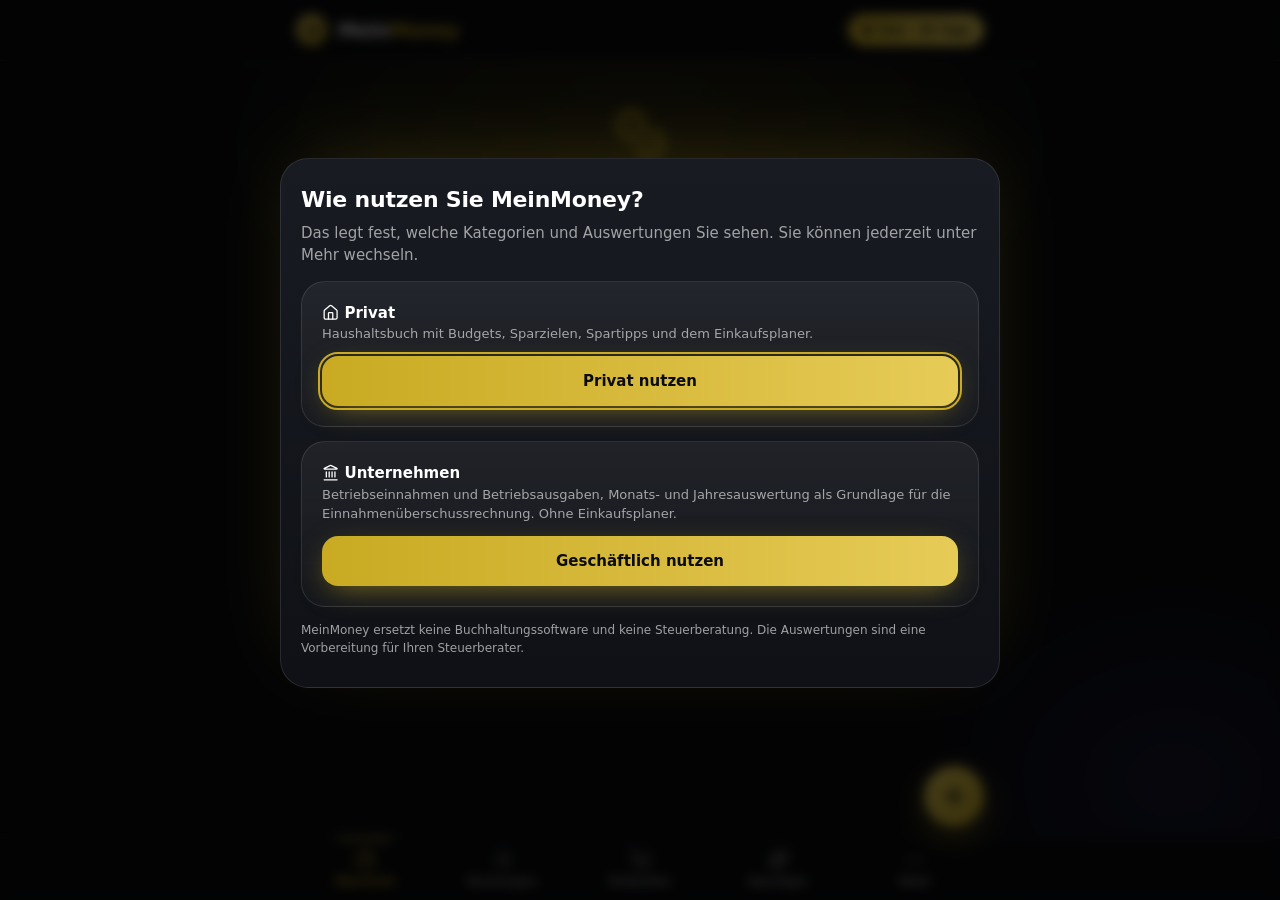
<file: index.html>
<!DOCTYPE html>
<html lang="de">
<head>
<meta charset="utf-8">
<meta name="viewport" content="width=device-width, initial-scale=1, viewport-fit=cover">
<meta name="theme-color" content="#0B0C0F">
<meta name="description" content="MeinMoney: Haushaltsbuch mit Kassenzettel-Scan, Budgets, Sparzielen und Spartipps. Ihre Daten bleiben auf Ihrem Gerät.">
<meta name="robots" content="index,follow">
<link rel="canonical" href="https://monatsklar.de/">
<meta property="og:type" content="website">
<meta property="og:site_name" content="MeinMoney">
<meta property="og:locale" content="de_DE">
<meta property="og:url" content="https://monatsklar.de/">
<meta property="og:title" content="MeinMoney – Ihr Haushaltsbuch ohne Tabellen">
<meta property="og:description" content="Kassenzettel scannen, Kontoauszug hochladen, ehrliche Spartipps. Ihre Daten bleiben auf Ihrem Gerät. 8 Wochen Premium gratis.">
<meta property="og:image" content="https://monatsklar.de/og.png">
<meta property="og:image:width" content="1200">
<meta property="og:image:height" content="630">
<meta property="og:image:alt" content="MeinMoney – das Haushaltsbuch, das Excel ersetzt">
<meta name="twitter:card" content="summary_large_image">
<meta http-equiv="Content-Security-Policy" content="default-src 'self'; script-src 'self' 'unsafe-inline' 'wasm-unsafe-eval'; style-src 'self' 'unsafe-inline'; img-src 'self' data: blob:; connect-src 'self' data: blob:; worker-src 'self' blob:; manifest-src 'self'; object-src 'none'; base-uri 'self'; form-action 'none'">
<link rel="manifest" href="manifest.webmanifest">
<link rel="apple-touch-icon" href="apple-touch-icon.png">
<link rel="icon" type="image/png" href="icon-192.png">
<meta name="apple-mobile-web-app-capable" content="yes">
<meta name="mobile-web-app-capable" content="yes">
<meta name="apple-mobile-web-app-title" content="MeinMoney">
<meta name="apple-mobile-web-app-status-bar-style" content="black-translucent">
<title>MeinMoney – Ihr Haushaltsbuch</title>
<style>
:root{
  --bg:#0B0C0F; --ink:#111318; --card:rgba(255,255,255,.04); --card2:rgba(255,255,255,.06); --line:rgba(255,255,255,.1);
  --text:#fff; --mute:rgba(255,255,255,.6); --gold:#C9AA22; --gold2:#E6CB57; --gold-deep:#8F7810; --gold-soft:rgba(201,170,34,.14);
  --pos:#4CC38A; --neg:#E5735C; --r:24px;
  --sat:env(safe-area-inset-top,0px); --sab:env(safe-area-inset-bottom,0px);   /* iPhone: Statusleiste/Dynamic Island oben, Home-Balken unten */
  --grad:linear-gradient(90deg,#C9AA22,#E6CB57);
}
*{box-sizing:border-box;margin:0;padding:0;-webkit-tap-highlight-color:transparent}
html,body{background:var(--bg);color:var(--text);font:15px/1.5 ui-sans-serif,system-ui,-apple-system,"Segoe UI",Roboto,"Helvetica Neue",Arial,sans-serif;-webkit-font-smoothing:antialiased}
body{padding-bottom:150px;overflow-x:hidden}
::selection{background:rgba(201,170,34,.35)}
/* Wie im Tailwind-Reset der Landingpage: Buttons, Felder und Listen erben die Schriftart statt der Browser-Standardschrift */
button,input,select,textarea,optgroup{font-family:inherit;font-size:100%;font-weight:inherit;line-height:inherit;letter-spacing:inherit}
h1,h2,h3{letter-spacing:-.01em}
h2{letter-spacing:.18em}
.wrap{max-width:720px;margin:0 auto;padding:0 16px}
main{position:relative;z-index:1}

/* Hintergrund-Glow wie auf der Landingpage */
.glow{position:fixed;inset:0;pointer-events:none;z-index:0}
.glow i{position:absolute;border-radius:50%}
/* Farbverlauf statt blur-Filter: gleiche Optik, viel weniger Rechenaufwand auf dem Handy */
.glow i:first-child{left:50%;top:-12%;width:min(900px,140vw);height:520px;transform:translateX(-50%);background:radial-gradient(closest-side,rgba(201,170,34,.14),rgba(201,170,34,0))}
.glow i:last-child{right:-12%;bottom:-10%;width:min(520px,100vw);height:420px;background:radial-gradient(closest-side,rgba(99,102,241,.13),rgba(99,102,241,0))}

header{padding-top:env(safe-area-inset-top);position:sticky;top:0;z-index:5;background:rgba(11,12,15,.88);-webkit-backdrop-filter:blur(12px);backdrop-filter:blur(12px);border-bottom:1px solid var(--line)}
header .wrap{display:flex;align-items:center;justify-content:space-between;height:60px}
.logo{display:flex;align-items:center;gap:10px;font-weight:800;font-size:19px;letter-spacing:-.2px}
.logo b{color:var(--gold)}
.coin{display:flex;align-items:center;justify-content:center;width:32px;height:32px;border-radius:50%;background:linear-gradient(135deg,var(--gold2),var(--gold-deep));color:#0B0C0F;font-size:14px;font-weight:900}
.pill{font-size:12px;font-weight:700;padding:6px 12px;border-radius:99px;border:1px solid rgba(201,170,34,.35);color:var(--gold);background:var(--gold-soft);cursor:pointer;transition:all .3s}
.pill:hover{transform:translateY(-1px);border-color:rgba(201,170,34,.7)}
.pill.on{background:var(--grad);color:#0B0C0F;border-color:transparent}

h2{display:flex;align-items:center;gap:10px;font-size:12px;text-transform:uppercase;letter-spacing:.18em;color:var(--gold);margin:32px 0 12px;font-weight:700}
h2::before{content:"";width:18px;height:2px;border-radius:2px;background:var(--grad);flex:none}

.card{background:linear-gradient(180deg,rgba(255,255,255,.06),rgba(255,255,255,.02));border:1px solid var(--line);border-radius:var(--r);padding:20px;margin-bottom:14px;transition:transform .4s,border-color .4s,box-shadow .4s}
@media(hover:hover){.card:hover{transform:translateY(-3px);border-color:rgba(201,170,34,.4);box-shadow:0 20px 60px -24px rgba(201,170,34,.35)}}
.row{display:flex;align-items:center;justify-content:space-between;gap:10px}
.mute{color:var(--mute)} .sm{font-size:13px}
.pos{color:var(--pos)} .neg{color:var(--neg)}
.gold{color:var(--gold)}
.big{font-size:34px;font-weight:800;letter-spacing:-.02em}
.grid2{display:grid;grid-template-columns:1fr 1fr;gap:14px}
.grid2>.card{margin-bottom:14px}
.kpi .lbl{font-size:12px;color:var(--mute);margin-bottom:4px}
.kpi .val{font-size:22px;font-weight:800;letter-spacing:-.01em}
.monthbar{display:flex;align-items:center;justify-content:space-between;margin:20px 0 8px}
.monthbar button{min-width:44px;min-height:44px;background:rgba(255,255,255,.04);border:1px solid var(--line);color:var(--text);width:42px;height:42px;border-radius:14px;font-size:18px;cursor:pointer;transition:all .3s}
.monthbar button:not(:disabled):hover{border-color:rgba(201,170,34,.5);color:var(--gold);transform:translateY(-1px)}
.monthbar button:disabled{opacity:.3;cursor:default}
.monthbar .m{font-weight:800;font-size:19px;letter-spacing:-.01em}
.bar{height:10px;border-radius:99px;background:rgba(255,255,255,.08);overflow:hidden;margin:12px 0 8px}
.bar>i{display:block;height:100%;background:var(--grad);border-radius:99px;transform-origin:left;animation:grow 1.1s cubic-bezier(.2,.8,.2,1) both}
.bar>i.over{background:var(--neg)}
.legend .li{display:flex;align-items:center;gap:10px;padding:10px 0;border-bottom:1px solid var(--line)}
.legend .li:last-child{border:0}
.dot{width:12px;height:12px;border-radius:4px;flex:none}
.legend .n{flex:1}
svg{display:block;width:100%;height:auto}
.ico{width:22px;height:22px;display:block;margin:0 auto 3px}

.tip{position:relative}
.tip .ic{display:inline-flex;align-items:center;justify-content:center;width:38px;height:38px;border-radius:14px;background:linear-gradient(135deg,rgba(201,170,34,.25),rgba(201,170,34,.05));box-shadow:inset 0 0 0 1px rgba(201,170,34,.3);font-size:19px;margin-right:6px;vertical-align:middle}
.tip h3{font-size:16px;margin-bottom:8px;line-height:1.35}
.tip .save{display:inline-block;margin-top:10px;font-size:12px;font-weight:700;color:var(--gold);background:var(--gold-soft);padding:5px 12px;border-radius:99px}
.tip.locked p{filter:blur(6px);user-select:none}
.tip.locked .lockmsg{position:absolute;right:18px;top:16px;font-size:12px;color:var(--gold);font-weight:700}
.total{background:linear-gradient(135deg,rgba(201,170,34,.24),rgba(255,255,255,.03) 65%);border-color:rgba(201,170,34,.4)}

.btn{display:inline-flex;align-items:center;justify-content:center;gap:8px;background:var(--grad);color:#0B0C0F;border:0;border-radius:16px;padding:14px 22px;font-weight:700;font-size:15px;cursor:pointer;width:100%;text-align:center;box-shadow:0 8px 30px -8px rgba(201,170,34,.6);transition:transform .3s,box-shadow .3s,filter .3s;text-decoration:none}
.btn:hover{transform:translateY(-2px);box-shadow:0 14px 40px -6px rgba(201,170,34,.75);filter:brightness(1.08)}
.btn:active{transform:translateY(0)}
.btn:focus-visible,.chip:focus-visible,.pill:focus-visible,nav button:focus-visible,.fab:focus-visible{outline:2px solid var(--gold);outline-offset:2px}
.btn.ghost{background:rgba(255,255,255,.04);color:var(--text);border:1px solid rgba(255,255,255,.15);box-shadow:none}
.btn.ghost:hover{border-color:rgba(201,170,34,.5);background:rgba(255,255,255,.08);box-shadow:none}
.btn.sm{width:auto;padding:10px 16px;font-size:13px;border-radius:12px}
.btn:disabled{opacity:.4;pointer-events:none}
.btns{display:flex;gap:12px;flex-wrap:wrap}
.btns .btn{flex:1;min-width:150px}

.tx{display:flex;align-items:center;gap:12px;padding:12px 0;border-bottom:1px solid var(--line)}
.tx:last-child{border:0}
.tx .d{flex:1;min-width:0}
.tx .d .t1{white-space:nowrap;overflow:hidden;text-overflow:ellipsis;font-weight:500}
.tx select{background:rgba(255,255,255,.06);color:var(--mute);border:1px solid var(--line);border-radius:10px;font-size:13px;padding:7px 10px;margin-top:4px;max-width:100%}
.tx select option{background:#171A21;color:#fff}
.tx .del{background:none;border:0;color:var(--mute);font-size:16px;cursor:pointer;padding:8px;border-radius:10px;transition:all .2s;min-width:44px;min-height:44px;display:inline-flex;align-items:center;justify-content:center}
.tx .del:hover,.del:hover{color:var(--gold);background:rgba(255,255,255,.06)}
.del{background:none;border:0;color:var(--mute);cursor:pointer;border-radius:10px;padding:6px 8px;line-height:1}
.items{font-size:12px;color:var(--mute);margin:6px 0 0;padding-left:0;list-style:none}
.seg.g button.on{background:var(--grad);color:#0B0C0F}
.seg.g svg.i{width:16px;height:16px;vertical-align:-3px}
.why{margin-top:14px;border-top:1px solid var(--line);padding-top:6px}
.why .kv{margin-top:10px}
.why dd{text-align:right}
.its.big summary{font-size:14px;color:var(--text)}
.its.big summary b{color:var(--gold)}
.rsteps{margin:10px 0 4px 18px;line-height:1.5;color:var(--mute)}
.its summary{cursor:pointer;font-size:12px;color:var(--gold,#C9AA22);padding:6px 0;list-style:revert}
.items li{display:flex;justify-content:space-between;gap:10px}
.amt{font-weight:700;white-space:nowrap}

input.f,select.f,input[type=search]{width:100%;background:rgba(255,255,255,.05);color:var(--text);border:1px solid var(--line);border-radius:16px;padding:13px 14px;font-size:15px;transition:border-color .2s,box-shadow .2s}
input.f:focus,select.f:focus,input[type=search]:focus{outline:none;border-color:rgba(201,170,34,.7);box-shadow:0 0 0 3px rgba(201,170,34,.15)}
input::placeholder,textarea::placeholder{color:rgba(255,255,255,.5)}
label.fl{display:block;font-size:12px;color:var(--mute);margin:16px 0 6px}
.amtin{font-size:36px;font-weight:800;text-align:center;padding:16px}
.seg{display:grid;grid-template-columns:1fr 1fr;background:rgba(255,255,255,.05);border-radius:16px;padding:4px;gap:4px}
.seg button{border:0;background:none;color:var(--mute);padding:12px;border-radius:12px;font-weight:700;font-size:15px;cursor:pointer;transition:all .25s}
.seg button.on.e{background:var(--neg);color:#0B0C0F}
.seg button.on.i{background:var(--pos);color:#0B0C0F}
.chips{display:flex;flex-wrap:wrap;gap:8px}
.chip{border:1px solid var(--line);background:rgba(255,255,255,.05);color:var(--text);border-radius:99px;padding:12px 14px;font-size:13px;cursor:pointer;display:flex;align-items:center;gap:6px;transition:all .25s}
.chip:hover{border-color:rgba(201,170,34,.5);transform:translateY(-1px)}
.chip.on{border-color:rgba(201,170,34,.7);background:var(--gold-soft);color:var(--gold);font-weight:700}
.chk{display:flex;align-items:center;gap:10px;margin-top:16px;font-size:14px}
.chk input{width:24px;height:24px;accent-color:var(--gold);flex:none}
.scanbtn{display:flex;align-items:center;gap:12px;width:100%;border:1.5px dashed rgba(201,170,34,.45);background:var(--gold-soft);color:var(--text);border-radius:20px;padding:16px;cursor:pointer;text-align:left;margin-top:14px;transition:all .3s}
.scanbtn:hover{transform:translateY(-2px);border-color:var(--gold);background:rgba(201,170,34,.2)}
.scanbtn .e{font-size:28px}
.scanbtn b{display:block}
.rcpt{border:1px solid rgba(201,170,34,.35);background:var(--gold-soft);border-radius:18px;padding:14px;margin-top:14px}
.rcpt .items{font-size:13px;color:var(--text)}
.spin{display:inline-block;width:16px;height:16px;border:2px solid var(--line);border-top-color:var(--gold);border-radius:50%;animation:sp .8s linear infinite;vertical-align:-3px;margin-right:8px}
@keyframes sp{to{transform:rotate(360deg)}}
@keyframes grow{from{transform:scaleX(0)}to{transform:scaleX(1)}}

.fab{position:fixed;right:max(16px,calc(50vw - 344px));bottom:calc(74px + env(safe-area-inset-bottom));z-index:7;width:60px;height:60px;border-radius:50%;border:0;box-shadow:0 8px 28px -4px rgba(0,0,0,.7),0 10px 34px -6px rgba(201,170,34,.55);background:linear-gradient(135deg,var(--gold2),var(--gold));color:#0B0C0F;cursor:pointer;box-shadow:0 10px 34px -4px rgba(201,170,34,.6);display:flex;align-items:center;justify-content:center;transition:transform .3s,box-shadow .3s}
.fab:hover{transform:translateX(-50%) translateY(-3px) scale(1.05);box-shadow:0 16px 44px -4px rgba(201,170,34,.8)}
.fab .ico{width:28px;height:28px;margin:0;stroke-width:2.4}
nav{position:fixed;bottom:0;left:0;right:0;background:rgba(11,12,15,.9);-webkit-backdrop-filter:blur(12px);backdrop-filter:blur(12px);border-top:1px solid var(--line);z-index:6;padding-bottom:env(safe-area-inset-bottom)}
nav .wrap{display:grid;grid-template-columns:repeat(5,1fr)}
nav button{position:relative;background:none;border:0;color:var(--mute);padding:11px 0 10px;font-size:11px;font-weight:600;cursor:pointer;transition:color .25s}
nav button:hover{color:#fff}
nav button.on{color:var(--gold)}
nav button.on::before{content:"";position:absolute;top:0;left:30%;right:30%;height:2px;border-radius:0 0 4px 4px;background:var(--grad)}

.modal{position:fixed;inset:0;background:rgba(0,0,0,.7);-webkit-backdrop-filter:blur(6px);backdrop-filter:blur(6px);z-index:20;display:none;align-items:flex-end;justify-content:center}
.modal.show{display:flex}
/* Dialoge enden UNTER der Statusleiste (dort nimmt iOS keine Berührungen an) und werden nie breiter als der Bildschirm */
.sheet{background:linear-gradient(180deg,#181B22,#0F1116);border:1px solid var(--line);border-radius:28px 28px 0 0;width:100%;min-width:0;max-width:720px;padding:24px 20px calc(30px + var(--sab));max-height:calc(100vh - var(--sat) - 20px);max-height:calc(100dvh - var(--sat) - 20px);overflow-y:auto;overflow-x:hidden;overscroll-behavior:contain;box-shadow:0 -20px 80px -30px rgba(201,170,34,.25)}
.sheet .del{min-width:44px;min-height:44px;display:inline-flex;align-items:center;justify-content:center;margin:-6px -8px -6px 0}
/* iPhone-Datumsfeld bestand auf eigener Mindestbreite und weitete den ganzen Dialog auf */
input[type=date]{display:block;width:100%;min-width:0;max-width:100%;min-height:50px;-webkit-appearance:none;appearance:none;text-align:left}
input[type=date]::-webkit-date-and-time-value{text-align:left}
.sheet input,.sheet select,.sheet textarea{max-width:100%}
.sheet h3{font-size:22px;font-weight:800;letter-spacing:-.01em;margin-bottom:6px}
.plans{display:grid;grid-template-columns:1fr 1fr;gap:12px;margin:18px 0}
.plan{border:1px solid var(--line);border-radius:20px;padding:16px;text-align:center;background:rgba(255,255,255,.04);transition:all .3s}
.plan:hover{transform:translateY(-2px)}
.plan.best{border-color:rgba(201,170,34,.6);background:linear-gradient(180deg,rgba(201,170,34,.2),rgba(255,255,255,.03))}
.plan b{display:block;font-size:24px;font-weight:800}
ul.ck{list-style:none;margin:14px 0}
ul.ck li{padding:6px 0}
ul.ck li{position:relative;padding-left:26px}
ul.ck li:before{content:"";position:absolute;left:0;top:.62em;width:16px;height:16px;background:var(--gold);-webkit-mask:url("data:image/svg+xml,%3Csvg xmlns='http://www.w3.org/2000/svg' viewBox='0 0 24 24' fill='none' stroke='black' stroke-width='2.6' stroke-linecap='round' stroke-linejoin='round'%3E%3Cpath d='M20 6 9 17l-5-5'/%3E%3C/svg%3E") center/contain no-repeat;mask:url("data:image/svg+xml,%3Csvg xmlns='http://www.w3.org/2000/svg' viewBox='0 0 24 24' fill='none' stroke='black' stroke-width='2.6' stroke-linecap='round' stroke-linejoin='round'%3E%3Cpath d='M20 6 9 17l-5-5'/%3E%3C/svg%3E") center/contain no-repeat}
.empty{text-align:center;padding:36px 6px}
.empty .big{font-size:48px}
.empty h2{justify-content:center}
.empty h2::before{display:none}
.note{font-size:12px;color:var(--mute);margin-top:8px}
/* Kündigungsbutton (§ 312k BGB): dauerhaft sichtbar unter der Kopfzeile */
.killbar{border-top:1px solid var(--line);background:rgba(229,115,92,.09)}
.killbar button{display:flex;align-items:center;justify-content:center;gap:8px;width:100%;height:36px;background:none;border:0;color:#F5B0A1;font-size:13px;font-weight:700;cursor:pointer;letter-spacing:.01em;transition:all .2s}
.killbar button:hover{color:#fff;background:rgba(229,115,92,.2)}
.killbar button:focus-visible{outline:2px solid var(--gold);outline-offset:-2px}
.btn.danger{background:linear-gradient(90deg,#E5735C,#F08C74);box-shadow:0 8px 30px -8px rgba(229,115,92,.6)}
.btn.danger:hover{box-shadow:0 14px 40px -6px rgba(229,115,92,.75)}
.kv{display:grid;grid-template-columns:auto 1fr;gap:8px 16px;font-size:14px}
.kv dt{color:var(--mute)} .kv dd{font-weight:600;word-break:break-word}
.radio{display:flex;gap:10px;align-items:flex-start;padding:12px 14px;border:1px solid var(--line);border-radius:16px;margin-top:8px;cursor:pointer;background:rgba(255,255,255,.04);transition:all .2s;font-size:14px}
.radio:hover{border-color:rgba(201,170,34,.5)}
.radio input{margin-top:3px;accent-color:var(--gold);width:18px;height:18px;flex:none}
svg.i{display:inline-block;width:1.15em;height:1.15em;vertical-align:-.22em;flex:none}
/* Klickbare Diagramme und Listen */
.click{cursor:pointer}
.legend .li.click{padding:11px 8px;margin:0 -8px;border-radius:12px;transition:background .2s}
.legend .li.click:hover,.legend .li.click:focus-visible{background:rgba(255,255,255,.06);outline:none}
.legend .li svg.i{width:16px;height:16px;flex:none}
.donut .seg{cursor:pointer;transition:stroke-width .2s}
.donut .seg:hover,.donut .seg:focus{stroke-width:27;outline:none}
.trend .tb{cursor:pointer;outline:none}
.trend .tb:hover rect{opacity:1}
.kpi.click:focus-visible,.click:focus-visible{outline:2px solid var(--gold);outline-offset:2px}
.tip .ic svg.i{width:20px;height:20px;color:var(--gold);vertical-align:0}
.chip svg.i{width:15px;height:15px;vertical-align:-3px}
.empty .big svg.i{width:54px;height:54px;stroke-width:1.5}
.del svg.i{width:18px;height:18px;vertical-align:middle}
.killbar svg.i{width:14px;height:14px;vertical-align:-2px}
.monthbar button svg.i{width:18px;height:18px;vertical-align:middle}
.scanbtn .e svg.i{width:30px;height:30px;color:var(--gold)}
.pill svg.i{width:13px;height:13px;vertical-align:-2px;fill:currentColor}
.rcpt b svg.i,.rcpt svg.i{color:var(--gold);width:1.1em;height:1.1em}
.btn svg.i{width:18px;height:18px;vertical-align:-4px;margin-right:2px}
.lockmsg svg.i{width:13px;height:13px;vertical-align:-2px}
/* Feedback-Formular */
textarea.f{width:100%;background:rgba(255,255,255,.05);color:var(--text);border:1px solid var(--line);border-radius:16px;padding:13px 14px;font-size:15px;resize:vertical;min-height:100px;transition:border-color .2s,box-shadow .2s}
textarea.f:focus{outline:none;border-color:rgba(201,170,34,.7);box-shadow:0 0 0 3px rgba(201,170,34,.15)}
.stars{display:flex;gap:2px}
.stars button{background:none;border:0;color:rgba(255,255,255,.28);padding:4px;cursor:pointer;border-radius:10px;transition:transform .2s,color .2s}
.stars button:hover{transform:scale(1.12);color:rgba(201,170,34,.7)}
.stars button.on{color:var(--gold)}
.stars svg.i{width:34px;height:34px;fill:transparent;transition:fill .2s}
.stars button.on svg.i{fill:currentColor}
.nps{display:grid;grid-template-columns:repeat(11,1fr);gap:4px}
.nps button{background:rgba(255,255,255,.05);border:1px solid var(--line);color:var(--text);border-radius:10px;padding:9px 0;font-size:13px;font-weight:600;cursor:pointer;transition:all .2s}
.nps button:hover{border-color:rgba(201,170,34,.5)}
.nps button.on{background:var(--grad);color:#0B0C0F;border-color:transparent}
details.note summary{color:var(--gold)}
/* Eigene Kategorien */
.swatches{display:flex;flex-wrap:wrap;gap:10px}
.sw{width:34px;height:34px;border-radius:50%;border:2px solid transparent;cursor:pointer;box-shadow:inset 0 0 0 2px rgba(0,0,0,.25);transition:transform .2s}
.sw:hover{transform:scale(1.1)}
.sw.on{border-color:#fff}
.icons{display:grid;grid-template-columns:repeat(auto-fill,minmax(44px,1fr));gap:8px}
.icons button{height:44px;border-radius:12px;background:rgba(255,255,255,.05);border:1px solid var(--line);color:var(--text);cursor:pointer;transition:all .2s}
.icons button:hover{border-color:rgba(201,170,34,.5)}
.icons button.on{border-color:var(--gold);background:var(--gold-soft);color:var(--gold)}
.icons svg.i{width:20px;height:20px;margin:0 auto}
/* Installationsanleitung */
.steps{list-style:none;counter-reset:s;margin:14px 0 6px}
.steps li{counter-increment:s;display:flex;gap:12px;align-items:flex-start;padding:10px 0;line-height:1.45}
.steps li::before{content:counter(s);flex:none;width:26px;height:26px;border-radius:50%;background:var(--grad);color:#0B0C0F;font-weight:800;font-size:13px;display:flex;align-items:center;justify-content:center}
.steps svg.i{color:var(--gold);width:1.2em;height:1.2em}
.update{position:fixed;left:12px;right:12px;bottom:calc(146px + env(safe-area-inset-bottom));z-index:25;max-width:696px;margin:0 auto;display:flex;align-items:center;justify-content:space-between;gap:12px;padding:12px 14px;border-radius:18px;border:1px solid rgba(201,170,34,.5);background:linear-gradient(180deg,#1c1a10,#14151a);box-shadow:0 12px 40px -10px rgba(0,0,0,.7);font-size:14px}
.chat{display:flex;flex-direction:column;gap:10px;max-height:52vh;overflow-y:auto;overscroll-behavior:contain;padding:2px}
.msg{max-width:88%;align-self:flex-start;background:rgba(255,255,255,.06);border:1px solid var(--line);border-radius:16px 16px 16px 4px;padding:12px 14px;font-size:14px;line-height:1.5}
.msg.me{align-self:flex-end;background:var(--gold-soft);border-color:rgba(201,170,34,.45);border-radius:16px 16px 4px 16px}
.msg .chip{font-size:12px;padding:8px 12px}
.tour{position:fixed;left:12px;right:12px;bottom:calc(84px + env(safe-area-inset-bottom));z-index:30;max-width:696px;margin:0 auto;padding:16px 18px 14px;border-radius:20px;border:1px solid rgba(201,170,34,.55);background:linear-gradient(180deg,#1c1a10,#14151a);box-shadow:0 18px 50px -10px rgba(0,0,0,.8);display:none}
.tour.show{display:block}
.tour .btns .btn{min-width:0}
.tourskip{display:block;margin:10px auto 0;background:none;border:0;color:var(--mute);font-size:13px;text-decoration:underline;cursor:pointer;padding:6px}
.tourhl{z-index:31;outline:2px solid var(--gold);outline-offset:3px;border-radius:14px}
.sr-only{position:absolute;width:1px;height:1px;padding:0;margin:-1px;overflow:hidden;clip:rect(0,0,0,0);white-space:nowrap;border:0}
.scanbtn:disabled{opacity:.5;pointer-events:none}
.card.flush{padding:4px 16px}
.badge{background:none;border:0;color:var(--gold);font:inherit;font-size:12px;text-decoration:underline;cursor:pointer;padding:4px 2px}
.legal{display:flex;flex-wrap:wrap;gap:8px 20px;margin-top:6px}
.legal a{color:var(--mute);font-size:13px;text-decoration:none;transition:color .2s;padding:6px 0;display:inline-block}
.legal a:hover{color:var(--gold)}
@media(min-width:720px){.sheet{border-radius:28px;margin-bottom:6vh}.modal{align-items:center}}
@media(prefers-reduced-motion:reduce){*,*::before,*::after{animation:none!important;transition-duration:.01ms!important}}
</style>
</head>
<body>
<div class="glow" aria-hidden="true"><i></i><i></i></div>
<header><h1 class="sr-only">MeinMoney – Ihr Haushaltsbuch</h1><div class="wrap">
  <div class="logo"><span class="coin">M</span><span>Mein<b>Money</b></span></div>
  <div class="pill" id="premPill" onclick="openPaywall()" onkeydown="if(event.key==='Enter'||event.key===' '){event.preventDefault();openPaywall();}" role="button" tabindex="0">Premium</div>
</div>
<div class="killbar" id="killbar" hidden><button type="button" onclick="openCancel()">Verträge hier kündigen <svg class="i" viewBox="0 0 24 24" fill="none" stroke="currentColor" stroke-width="2.2" stroke-linecap="round" stroke-linejoin="round" aria-hidden="true"><path d="m9 18 6-6-6-6"/></svg></button></div></header>

<main class="wrap" id="app"></main>

<button class="fab" onclick="openAdd()" aria-label="Buchung hinzufügen"><svg class="ico" viewBox="0 0 24 24" fill="none" stroke="currentColor" stroke-width="2.4" stroke-linecap="round" stroke-linejoin="round"><path d="M5 12h14"/><path d="M12 5v14"/></svg></button>
<nav><div class="wrap">
  <button data-t="home"><svg class="ico" viewBox="0 0 24 24" fill="none" stroke="currentColor" stroke-width="1.8" stroke-linecap="round" stroke-linejoin="round"><path d="M21.21 15.89A10 10 0 1 1 8 2.83"/><path d="M22 12A10 10 0 0 0 12 2v10z"/></svg>Übersicht</button>
  <button data-t="tx"><svg class="ico" viewBox="0 0 24 24" fill="none" stroke="currentColor" stroke-width="1.8" stroke-linecap="round" stroke-linejoin="round"><path d="M3 12h.01"/><path d="M3 18h.01"/><path d="M3 6h.01"/><path d="M8 12h13"/><path d="M8 18h13"/><path d="M8 6h13"/></svg>Buchungen</button>
  <button data-t="shop" id="navShop"><svg class="ico" viewBox="0 0 24 24" fill="none" stroke="currentColor" stroke-width="1.8" stroke-linecap="round" stroke-linejoin="round"><circle cx="8" cy="21" r="1"/><circle cx="19" cy="21" r="1"/><path d="M2.05 2.05h2l2.66 12.42a2 2 0 0 0 2 1.58h9.78a2 2 0 0 0 1.95-1.57l1.65-7.43H5.12"/></svg>Einkaufen</button>
  <button data-t="tips"><svg class="ico" viewBox="0 0 24 24" fill="none" stroke="currentColor" stroke-width="1.8" stroke-linecap="round" stroke-linejoin="round"><path d="M9.937 15.5A2 2 0 0 0 8.5 14.063l-6.135-1.582a.5.5 0 0 1 0-.962L8.5 9.936A2 2 0 0 0 9.937 8.5l1.582-6.135a.5.5 0 0 1 .963 0L14.063 8.5A2 2 0 0 0 15.5 9.937l6.135 1.581a.5.5 0 0 1 0 .964L15.5 14.063a2 2 0 0 0-1.437 1.437l-1.582 6.135a.5.5 0 0 1-.963 0z"/><path d="M20 3v4"/><path d="M22 5h-4"/><path d="M4 17v2"/><path d="M5 18H3"/></svg>Spartipps</button>
  <button data-t="more"><svg class="ico" viewBox="0 0 24 24" fill="none" stroke="currentColor" stroke-width="1.8" stroke-linecap="round" stroke-linejoin="round"><circle cx="12" cy="12" r="1"/><circle cx="19" cy="12" r="1"/><circle cx="5" cy="12" r="1"/></svg>Mehr</button>
</div></nav>

<div class="modal" id="addm" onclick="if(event.target===this)closeAdd()"><div class="sheet" role="dialog" aria-modal="true" id="addsheet"></div></div>

<input type="file" id="stfile" accept=".pdf,.csv,.txt,application/pdf,text/csv" hidden onchange="onStmt(this.files[0]);this.value=''">
<div class="modal" id="sm" onclick="if(event.target===this)closeStmt()"><div class="sheet" role="dialog" aria-modal="true" id="ssheet"></div></div>

<div class="modal" id="gm" onclick="if(event.target===this)closeGoal()"><div class="sheet" role="dialog" aria-modal="true" id="gsheet"></div></div>

<div class="modal" id="lm" onclick="if(event.target===this)closeList()"><div class="sheet" role="dialog" aria-modal="true" id="lsheet"></div></div>

<input type="file" id="bfile" accept=".json,application/json" hidden onchange="onBackup(this.files[0]);this.value=''">
<div class="modal" id="bm" onclick="if(event.target===this)closeBackup()"><div class="sheet" role="dialog" aria-modal="true" id="bsheet"></div></div>

<div class="modal" id="im" onclick="if(event.target===this)closeInstall()"><div class="sheet" role="dialog" aria-modal="true" id="isheet"></div></div>

<div class="modal" id="fm" onclick="if(event.target===this)closeFeedback()"><div class="sheet" role="dialog" aria-modal="true" id="fsheet"></div></div>

<div class="modal" id="cm" onclick="if(event.target===this)closeCancel()"><div class="sheet" role="dialog" aria-modal="true" id="csheet"></div></div>

<div class="modal" id="dm" onclick="if(event.target===this)closeDecide()"><div class="sheet" role="dialog" aria-modal="true" id="dsheet"></div></div>

<div class="modal" id="km" onclick="if(event.target===this)closeCat()"><div class="sheet" role="dialog" aria-modal="true" id="ksheet"></div></div>
<div class="modal" id="mm"><div class="sheet" role="dialog" aria-modal="true" id="msheet"></div></div>
<div class="modal" id="hm" style="z-index:24" onclick="if(event.target===this)closeHelp()"><div class="sheet" role="dialog" aria-modal="true" id="hsheet"></div></div>
<div class="tour" id="tourbox"></div>

<div class="modal" id="paywall" onclick="if(event.target===this)closePaywall()"><div class="sheet" role="dialog" aria-modal="true">
  <h3>MeinMoney <span class="gold">Premium</span></h3>
  <p class="mute">Unbegrenzt Kassenzettel scannen, alle Spartipps und das Abo-Radar. Ohne Werbung, ohne Datenverkauf, ohne Provisionen.</p>
  <p class="gold sm" id="pwTrial" style="font-weight:700;margin-top:6px"></p>
  <ul class="ck">
    <li>Unbegrenzt Kassenzettel scannen (gratis: 5 pro Monat)</li>
    <li>Unbegrenzt Kontoauszüge analysieren (gratis: 1 pro Monat)</li>
    <li>Unbegrenzt Budgets und Sparziele (gratis: 3 Budgets, 1 Ziel)</li>
    <li>Einkaufsplaner: Budget-Korb, Speiseplan und hunderte Rezepte</li>
    <li>Alle Spartipps mit Euro-Effekt pro Monat</li>
    <li>Abo- und Vertrags-Radar mit Jahreskosten</li>
    <li>Jederzeit kündbar</li>
  </ul>
  <div class="plans">
    <div class="plan"><span class="mute sm">Monatlich</span><b>3,99 €</b><span class="mute sm">pro Monat</span></div>
    <div class="plan best"><span class="gold sm">Beliebt · spart 37 %</span><b>29,99 €</b><span class="mute sm">pro Jahr</span></div>
  </div>
  <button class="btn" onclick="togglePremium(true)">Premium testen (Demo)</button>
  <p class="note">Prototyp: Es wird keine Zahlung ausgelöst. Preise sind Platzhalter. Es gelten die <a href="info/agb.html" target="_blank" rel="noopener" class="gold">AGB</a> und die <a href="info/datenschutz.html" target="_blank" rel="noopener" class="gold">Datenschutzerklärung</a>.</p>
  <button class="btn ghost" style="margin-top:12px" onclick="closePaywall()">Später</button>
</div></div>

<script>
'use strict';
/* ---------- Icons (Lucide, inline) ---------- */
const IC={"download":"<path d=\"M12 15V3\"/><path d=\"M21 15v4a2 2 0 0 1-2 2H5a2 2 0 0 1-2-2v-4\"/><path d=\"m7 10 5 5 5-5\"/>","share":"<path d=\"M4 12v8a2 2 0 0 0 2 2h12a2 2 0 0 0 2-2v-8\"/><path d=\"m16 6-4-4-4 4\"/><path d=\"M12 2v13\"/>","plusSquare":"<rect width=\"18\" height=\"18\" x=\"3\" y=\"3\" rx=\"2\"/><path d=\"M8 12h8\"/><path d=\"M12 8v8\"/>","sparkles":"<path d=\"M9.937 15.5A2 2 0 0 0 8.5 14.063l-6.135-1.582a.5.5 0 0 1 0-.962L8.5 9.936A2 2 0 0 0 9.937 8.5l1.582-6.135a.5.5 0 0 1 .963 0L14.063 8.5A2 2 0 0 0 15.5 9.937l6.135 1.581a.5.5 0 0 1 0 .964L15.5 14.063a2 2 0 0 0-1.437 1.437l-1.582 6.135a.5.5 0 0 1-.963 0z\"/><path d=\"M20 3v4\"/><path d=\"M22 5h-4\"/><path d=\"M4 17v2\"/><path d=\"M5 18H3\"/>","wallet":"<path d=\"M19 7V4a1 1 0 0 0-1-1H5a2 2 0 0 0 0 4h15a1 1 0 0 1 1 1v4h-3a2 2 0 0 0 0 4h3a1 1 0 0 0 1-1v-2a1 1 0 0 0-1-1\"/><path d=\"M3 5v14a2 2 0 0 0 2 2h15a1 1 0 0 0 1-1v-4\"/>","home":"<path d=\"M15 21v-8a1 1 0 0 0-1-1h-4a1 1 0 0 0-1 1v8\"/><path d=\"M3 10a2 2 0 0 1 .709-1.528l7-5.999a2 2 0 0 1 2.582 0l7 5.999A2 2 0 0 1 21 10v9a2 2 0 0 1-2 2H5a2 2 0 0 1-2-2z\"/>","shield":"<path d=\"M20 13c0 5-3.5 7.5-7.66 8.95a1 1 0 0 1-.67-.01C7.5 20.5 4 18 4 13V6a1 1 0 0 1 1-1c2 0 4.5-1.2 6.24-2.72a1.17 1.17 0 0 1 1.52 0C14.51 3.81 17 5 19 5a1 1 0 0 1 1 1z\"/>","repeat":"<path d=\"m17 2 4 4-4 4\"/><path d=\"M3 11v-1a4 4 0 0 1 4-4h14\"/><path d=\"m7 22-4-4 4-4\"/><path d=\"M21 13v1a4 4 0 0 1-4 4H3\"/>","cart":"<circle cx=\"8\" cy=\"21\" r=\"1\"/><circle cx=\"19\" cy=\"21\" r=\"1\"/><path d=\"M2.05 2.05h2l2.66 12.42a2 2 0 0 0 2 1.58h9.78a2 2 0 0 0 1.95-1.57l1.65-7.43H5.12\"/>","utensils":"<path d=\"M3 2v7c0 1.1.9 2 2 2h4a2 2 0 0 0 2-2V2\"/><path d=\"M7 2v20\"/><path d=\"M21 15V2a5 5 0 0 0-5 5v6c0 1.1.9 2 2 2h3Zm0 0v7\"/>","car":"<path d=\"M19 17h2c.6 0 1-.4 1-1v-3c0-.9-.7-1.7-1.5-1.9C18.7 10.6 16 10 16 10s-1.3-1.4-2.2-2.3c-.5-.4-1.1-.7-1.8-.7H5c-.6 0-1.1.4-1.4.9l-1.4 2.9A3.7 3.7 0 0 0 2 12v4c0 .6.4 1 1 1h2\"/><circle cx=\"7\" cy=\"17\" r=\"2\"/><path d=\"M9 17h6\"/><circle cx=\"17\" cy=\"17\" r=\"2\"/>","bag":"<path d=\"M6 2 3 6v14a2 2 0 0 0 2 2h14a2 2 0 0 0 2-2V6l-3-4Z\"/><path d=\"M3 6h18\"/><path d=\"M16 10a4 4 0 0 1-8 0\"/>","heart":"<path d=\"M19 14c1.49-1.46 3-3.21 3-5.5A5.5 5.5 0 0 0 16.5 3c-1.76 0-3 .5-4.5 2-1.5-1.5-2.74-2-4.5-2A5.5 5.5 0 0 0 2 8.5c0 2.3 1.5 4.05 3 5.5l7 7Z\"/><path d=\"M3.22 12H9.5l.5-1 2 4.5 2-7 1.5 3.5h5.27\"/>","package":"<path d=\"M11 21.73a2 2 0 0 0 2 0l7-4A2 2 0 0 0 21 16V8a2 2 0 0 0-1-1.73l-7-4a2 2 0 0 0-2 0l-7 4A2 2 0 0 0 3 8v8a2 2 0 0 0 1 1.73z\"/><path d=\"M12 22V12\"/><path d=\"m3.3 7 7.703 4.734a2 2 0 0 0 1.994 0L20.7 7\"/><path d=\"m7.5 4.27 9 5.15\"/>","trendUp":"<path d=\"M16 7h6v6\"/><path d=\"m22 7-8.5 8.5-5-5L2 17\"/>","coffee":"<path d=\"M10 2v2\"/><path d=\"M14 2v2\"/><path d=\"M16 8a1 1 0 0 1 1 1v8a4 4 0 0 1-4 4H7a4 4 0 0 1-4-4V9a1 1 0 0 1 1-1h14a4 4 0 1 1 0 8h-1\"/><path d=\"M6 2v2\"/>","target":"<circle cx=\"12\" cy=\"12\" r=\"10\"/><circle cx=\"12\" cy=\"12\" r=\"6\"/><circle cx=\"12\" cy=\"12\" r=\"2\"/>","trophy":"<path d=\"M6 9H4.5a2.5 2.5 0 0 1 0-5H6\"/><path d=\"M18 9h1.5a2.5 2.5 0 0 0 0-5H18\"/><path d=\"M4 22h16\"/><path d=\"M10 14.66V17c0 .55-.47.98-.97 1.21C7.85 18.75 7 20.24 7 22\"/><path d=\"M14 14.66V17c0 .55.47.98.97 1.21C16.15 18.75 17 20.24 17 22\"/><path d=\"M18 2H6v7a6 6 0 0 0 12 0V2Z\"/>","landmark":"<path d=\"M10 18v-7\"/><path d=\"M11.12 2.198a2 2 0 0 1 1.76.006l7.866 3.847c.476.233.31.949-.22.949H3.474c-.53 0-.695-.716-.22-.949z\"/><path d=\"M14 18v-7\"/><path d=\"M18 18v-7\"/><path d=\"M3 22h18\"/><path d=\"M6 18v-7\"/>","camera":"<path d=\"M13.997 4a2 2 0 0 1 1.76 1.05l.486.9A2 2 0 0 0 18.003 7H20a2 2 0 0 1 2 2v9a2 2 0 0 1-2 2H4a2 2 0 0 1-2-2V9a2 2 0 0 1 2-2h1.997a2 2 0 0 0 1.759-1.048l.489-.904A2 2 0 0 1 10.004 4z\"/><circle cx=\"12\" cy=\"13\" r=\"3\"/>","fileText":"<path d=\"M15 2H6a2 2 0 0 0-2 2v16a2 2 0 0 0 2 2h12a2 2 0 0 0 2-2V7Z\"/><path d=\"M14 2v4a2 2 0 0 0 2 2h4\"/><path d=\"M10 9H8\"/><path d=\"M16 13H8\"/><path d=\"M16 17H8\"/>","receipt":"<path d=\"M4 2v20l2-1 2 1 2-1 2 1 2-1 2 1 2-1 2 1V2l-2 1-2-1-2 1-2-1-2 1-2-1-2 1Z\"/><path d=\"M16 8h-6a2 2 0 1 0 0 4h4a2 2 0 1 1 0 4H8\"/><path d=\"M12 17.5v-11\"/>","pencil":"<path d=\"M21.174 6.812a1 1 0 0 0-3.986-3.987L3.842 16.174a2 2 0 0 0-.5.83l-1.321 4.352a.5.5 0 0 0 .623.622l4.353-1.32a2 2 0 0 0 .83-.497z\"/><path d=\"m15 5 4 4\"/>","x":"<path d=\"M18 6 6 18\"/><path d=\"m6 6 12 12\"/>","lock":"<rect width=\"18\" height=\"11\" x=\"3\" y=\"11\" rx=\"2\" ry=\"2\"/><path d=\"M7 11V7a5 5 0 0 1 10 0v4\"/>","check":"<circle cx=\"12\" cy=\"12\" r=\"10\"/><path d=\"m9 12 2 2 4-4\"/>","alert":"<path d=\"m21.73 18-8-14a2 2 0 0 0-3.48 0l-8 14A2 2 0 0 0 4 21h16a2 2 0 0 0 1.73-3\"/><path d=\"M12 9v4\"/><path d=\"M12 17h.01\"/>","gift":"<rect x=\"3\" y=\"8\" width=\"18\" height=\"4\" rx=\"1\"/><path d=\"M12 8v13\"/><path d=\"M19 12v7a2 2 0 0 1-2 2H7a2 2 0 0 1-2-2v-7\"/><path d=\"M7.5 8a2.5 2.5 0 0 1 0-5A4.8 8 0 0 1 12 8a4.8 8 0 0 1 4.5-5 2.5 2.5 0 0 1 0 5\"/>","star":"<path d=\"M11.525 2.295a.53.53 0 0 1 .95 0l2.31 4.679a2.123 2.123 0 0 0 1.595 1.16l5.166.756a.53.53 0 0 1 .294.904l-3.736 3.638a2.123 2.123 0 0 0-.611 1.878l.882 5.14a.53.53 0 0 1-.771.56l-4.618-2.428a2.122 2.122 0 0 0-1.973 0L6.396 21.01a.53.53 0 0 1-.77-.56l.881-5.139a2.122 2.122 0 0 0-.611-1.879L2.16 9.795a.53.53 0 0 1 .294-.906l5.165-.755a2.122 2.122 0 0 0 1.597-1.16z\"/>","chevL":"<path d=\"m15 18-6-6 6-6\"/>","chevR":"<path d=\"m9 18 6-6-6-6\"/>","coins":"<circle cx=\"8\" cy=\"8\" r=\"6\"/><path d=\"M18.09 10.37A6 6 0 1 1 10.34 18\"/><path d=\"M7 6h1v4\"/><path d=\"m16.71 13.88.7.71-2.82 2.82\"/>"};
const navIco=n=>`<svg class="ico" viewBox="0 0 24 24" fill="none" stroke="currentColor" stroke-width="1.8" stroke-linecap="round" stroke-linejoin="round" aria-hidden="true">${IC[n]||''}</svg>`;
const ic=(n,cls='',style='')=>`<svg class="i ${cls}" viewBox="0 0 24 24" fill="none" stroke="currentColor" stroke-width="1.8" stroke-linecap="round" stroke-linejoin="round" aria-hidden="true"${style?` style="${style}"`:''}>${IC[n]||''}</svg>`;

/* ---------- Kategorien ---------- */
const BIZ_CATS = {
  'Umsatzerlöse':{c:'#4CC38A',fixed:false,ic:'wallet',kw:[],type:'inc'},
  'Sonstige Erträge':{c:'#6CC17B',fixed:false,ic:'coins',kw:['zuschuss','erstattung','zinsen'],type:'inc'},
  'Wareneinkauf':{c:'#5B8DEF',fixed:false,ic:'cart',kw:['wareneinkauf','einkauf','lieferant','grosshandel','großhandel','metro']},
  'Personal':{c:'#9B7FE0',fixed:true,ic:'star',kw:['lohn','gehalt','sozialversicherung','minijob','krankenkasse','berufsgenossenschaft']},
  'Raumkosten':{c:'#E07FA8',fixed:true,ic:'home',kw:['miete','pacht','nebenkosten','strom','gas ','heizung','stadtwerke','büro miete','buero miete']},
  'KFZ':{c:'#57C2E0',fixed:false,ic:'car',kw:['tankstelle','aral','shell','esso','jet ','werkstatt','kfz','leasing','parken','adac']},
  'Werbung & Reisen':{c:'#E8A04C',fixed:false,ic:'sparkles',kw:['werbung','anzeige','google ads','meta','facebook','hotel','bahn','flug','lufthansa','booking']},
  'Versicherungen & Beiträge':{c:'#3FB8AF',fixed:true,ic:'shield',kw:['versicherung','beitrag','ihk','kammer','innung','haftpflicht','allianz','huk','axa']},
  'Telefon & Porto':{c:'#A3B18A',fixed:true,ic:'share',kw:['telekom','vodafone','o2 ','mobilfunk','internet','post','dhl','porto','hermes']},
  'Büromaterial':{c:'#B5835A',fixed:false,ic:'pencil',kw:['büro','buero','papier','drucker','toner','schreibwaren','amazon','ikea']},
  'Software & IT':{c:'#E5735C',fixed:true,ic:'repeat',kw:['software','lizenz','hosting','domain','cloud','microsoft','adobe','apple.com','google workspace']},
  'Fortbildung':{c:'#D98CC1',fixed:false,ic:'trophy',kw:['seminar','schulung','fortbildung','kurs','coaching','fachbuch']},
  'Beratung':{c:'#7FB0E0',fixed:false,ic:'fileText',kw:['steuerberater','rechtsanwalt','notar','beratung','buchhaltung']},
  'Bewirtung':{c:'#C77D3A',fixed:false,ic:'utensils',kw:['restaurant','bewirtung','gaststätte','gaststaette','catering']},
  'Bankgebühren':{c:'#6E7480',fixed:true,ic:'landmark',kw:['kontoführung','kontofuehrung','bankgebühr','entgelt','gebühren']},
  'Sonstiges':{c:'#8A8F98',fixed:false,ic:'package',kw:[]}
};
const BASE_CATS = {
  'Einkommen':{c:'#4CC38A',fixed:false,ic:'wallet',kw:[],type:'inc'},
  'Wohnen':{c:'#5B8DEF',fixed:true,ic:'home',kw:['darlehen','tilgung','baufinanz','hypothek','miete','wohnung','hausgeld','strom','stadtwerke','gas ','nebenkosten','vattenfall','eon','internet','telekom','vodafone','o2 ']},
  'Versicherungen':{c:'#9B7FE0',fixed:true,ic:'shield',kw:['versicherung','allianz','huk','axa','signal iduna','haftpflicht','krankenkasse','tk ','aok']},
  'Abos & Medien':{c:'#E07FA8',fixed:false,ic:'repeat',kw:['netflix','spotify','disney','prime video','amazon prime','dazn','fitness','gym','mcfit','apple.com','google play','zeitung','abo','handy','mobilfunk','youtube']},
  'Lebensmittel':{c:'#6CC17B',fixed:false,ic:'cart',kw:['rewe','edeka','lidl','aldi','kaufland','penny','netto','dm ','rossmann','markt','supermarkt','bäckerei','metzger','denn','alnatura','globus']},
  'Restaurants & Café':{c:'#E8A04C',fixed:false,ic:'utensils',kw:['lieferando','wolt','uber eats','restaurant','café','cafe','starbucks','mcdonald','burger','pizza','bäcker','imbiss','kiosk','kebab','döner']},
  'Mobilität':{c:'#57C2E0',fixed:false,ic:'car',kw:['shell','aral','esso','tankstelle','jet ','db ','bahn','deutsche bahn','uber','tier ','parken','kfz','vvs','bvg','mvv','flixbus']},
  'Freizeit & Shopping':{c:'#D98CC1',fixed:false,ic:'bag',kw:['amazon','zalando','ebay','kino','ikea','otto','media markt','saturn','steam','playstation','hotel','booking','airbnb','ryanair','lufthansa','h&m']},
  'Gesundheit':{c:'#3FB8AF',fixed:false,ic:'heart',kw:['apotheke','arzt','zahnarzt','optiker','physio']},
  'Bargeld':{c:'#A3B18A',fixed:false,ic:'coins',kw:['bargeldabhebung','geldautomat','abhebung','bargeld']},
  'Sonstiges':{c:'#8A8F98',fixed:false,ic:'package',kw:[]}
};
/* Aktive Kategorien = feste Kategorien + eigene (siehe rebuildCats). Alle Stellen lesen CATS/CAT_NAMES/EXP_CATS zur Laufzeit. */
let CATS = BASE_CATS, CATS_P = BASE_CATS, CATS_B = BIZ_CATS;
const jsq=v=>String(v).replace(/[\\']/g,m=>'\\'+m);
const isBiz=()=>S.mode==='biz';
const catOf=c=>CATS[c]||CATS_P[c]||CATS_B[c]||{c:'#8A8F98',ic:'package',kw:[],fixed:false};
const catsFor=biz=>biz?CATS_B:CATS_P;
const incIn=(map,c)=>!!(map[c]&&(map[c].type==='inc'));
const defCat=(map,amt)=>amt>0?Object.keys(map).find(c=>incIn(map,c)):'Sonstiges';
let CAT_NAMES = Object.keys(BASE_CATS), EXP_CATS = CAT_NAMES.filter(c=>c!=='Einkommen'), INC_CATS = ['Einkommen'];
const isInc = c => c==='Einkommen' || !!(CATS[c] && CATS[c].type==='inc');
const FREE_SCANS = 5;

/* Eigene Kategorien: Werte werden streng geprüft (auch aus gespeicherten Daten und Sicherungsdateien), da Namen an vielen Stellen im HTML stehen */
const CAT_COLORS=['#5B8DEF','#9B7FE0','#E07FA8','#E5735C','#E8A04C','#D98CC1','#6CC17B','#3FB8AF','#57C2E0','#A3B18A'];
const CAT_ICONS=['home','car','cart','utensils','bag','heart','package','coffee','target','trophy','landmark','camera','gift','star','coins','receipt','shield','repeat','wallet','sparkles'];
const CAT_NAME_RE=/^[A-Za-zÄÖÜäöüß0-9 &\-+.,\/()]{1,24}$/;
const cleanKw=k=>(Array.isArray(k)?k:[]).slice(0,15).map(w=>String(w).toLowerCase().replace(/[^a-zäöüß0-9 .&\-]/g,'').trim().slice(0,30)).filter(w=>w.length>=2);
function cleanCats(a){
  const out=[], seen=new Set();
  (Array.isArray(a)?a:[]).slice(0,60).forEach(c=>{
    if(!c||typeof c.name!=='string') return;
    const name=c.name.trim().replace(/\s+/g,' ');
    const m=c.m==='biz'?'biz':'priv', key=m+'|'+name.toLowerCase();
    if(!CAT_NAME_RE.test(name)||seen.has(key)||(m==='priv'?BASE_CATS:BIZ_CATS)[name]) return; seen.add(key);
    out.push({id:String(c.id||'').replace(/[^A-Za-z0-9_-]/g,'').slice(0,40)||uid(),name,color:CAT_COLORS.includes(c.color)?c.color:CAT_COLORS[0],icon:CAT_ICONS.includes(c.icon)?c.icon:'package',type:c.type==='inc'?'inc':'exp',m,kw:cleanKw(c.kw)});
  });
  return out;
}
function buildCats(baseIn,mode){
  const base={...baseIn}, son=base['Sonstiges']; delete base['Sonstiges'];
  const cust={}; S.customCats.filter(c=>(c.m||'priv')===mode).forEach(c=>{cust[c.name]={c:c.color,fixed:false,ic:c.icon,kw:c.kw||[],custom:true,type:c.type,id:c.id};});
  return {...base,...cust,'Sonstiges':son};
}
function rebuildCats(){
  CATS_P=buildCats(BASE_CATS,'priv'); CATS_B=buildCats(BIZ_CATS,'biz');
  CATS=isBiz()?CATS_B:CATS_P;
  CAT_NAMES=Object.keys(CATS);
  EXP_CATS=CAT_NAMES.filter(c=>!isInc(c));
  INC_CATS=CAT_NAMES.filter(c=>isInc(c));
}
/* Verweise auf nicht (mehr) vorhandene Kategorien reparieren */
function fixCats(){
  let ch=false;
  S.tx.forEach(t=>{const m=catsFor(!!t.biz);if(!m[t.cat]){t.cat=defCat(m,t.amt);ch=true;}});
  Object.keys(S.rules).forEach(k=>{if(!CATS_P[S.rules[k]]&&!CATS_B[S.rules[k]]){delete S.rules[k];ch=true;}});
  Object.keys(S.budgets).forEach(k=>{if(!CATS_P[k]||incIn(CATS_P,k)){delete S.budgets[k];ch=true;}});
  S.rec.forEach(r=>{const m=catsFor(!!r.biz);if(!m[r.cat]){r.cat=defCat(m,r.amt);ch=true;}});
  if(ch) save();
}

/* ---------- Zustand & Speicher ---------- */
let S = {tx:[], rules:{}, rec:[], scans:{}, stmts:{}, budgets:{}, goals:[], paid:false, trialStart:null, choice:null, cancels:[], mode:null, biz:{ust:'klein',mixed:false,fy:1}, tourDone:false, tour:null, chat:null, refCode:null, refBy:null, upl:0, customCats:[], shop:{store:null,seed:0,list:[],prefs:{budget:'',adults:2,kids:[],people:2,days:3,diet:'all',bio:false,meals:{f:false,l:false,a:true},excl:{lf:false,gf:false,nf:false},nou:false,no:[],basics:true},hist:[],plan:null}, shopTab:'list', ck:null, lastBackup:null, bkSnooze:null, instSnooze:null, inst:null, fb:{answers:[],asked:{},snooze:{},done:{},pending:{},off:false,sent:0}, ff:null, cx:null, month:null, tab:'home', filter:'', form:null, scan:null, gf:null, st:null, list:null};
const KEY='goldstueck_v2';
const FREE_BUDGETS=3, FREE_GOALS=1, FREE_STMTS=1;
const APP_VERSION='2026-09-26.3';   /* bei jeder Veröffentlichung erhöhen: daran erkennt die App, dass es eine neuere Version gibt */
/* Testphase: 8 Wochen Premium für alle. Danach endet Premium, und die App fragt nach der Entscheidung (Premium kaufen oder Basis). */
const TRIAL_DAYS=56, DECIDE_DAY=56;
const PAY_READY=false;   /* auf true stellen, sobald bezahlt werden kann: dann endet die Testphase wieder regulär */
function trialInfo(){
  const day=S.trialStart?Math.round((new Date(today()+'T00:00:00')-new Date(S.trialStart+'T00:00:00'))/86400000):0;  /* round: Zeitumstellung macht Tage 23h/25h lang */
  const vorbei=day>=TRIAL_DAYS;
  return {day,left:Math.max(0,TRIAL_DAYS-day),decideIn:Math.max(0,DECIDE_DAY-day),
    phase:vorbei?(PAY_READY?'ended':'open'):day>=DECIDE_DAY?'decide':'trial'};
}
/* S.premium gilt als aktiv, wenn gekauft (paid) oder die Testphase noch läuft */
Object.defineProperty(S,'premium',{get(){return S.paid||trialInfo().phase!=='ended';},set(v){S.paid=!!v;}});
function load(){try{const j=JSON.parse(localStorage.getItem(KEY)||'null'); if(j){S.tx=j.tx||[];S.rules=j.rules||{};S.rec=j.rec||[];S.scans=j.scans||{};S.stmts=j.stmts||{};S.budgets=j.budgets||{};S.goals=j.goals||[];S.paid=!!j.paid;S.trialStart=j.trialStart||null;S.choice=j.choice||null;S.cancels=j.cancels||[];S.lastBackup=j.lastBackup||null;S.bkSnooze=j.bkSnooze||null;S.instSnooze=j.instSnooze||null;S.customCats=cleanCats(j.customCats);S.mode=j.mode==='biz'?'biz':(j.mode==='priv'?'priv':null);S.tourDone=!!j.tourDone;S.biz=cleanBiz(j.biz);S.refCode=refOk(j.refCode);S.refBy=refOk(j.refBy);S.upl=Math.max(0,Math.min(99999,Math.round(+j.upl||0)));S.shop=cleanShop(j.shop);S.fb=Object.assign(S.fb,j.fb||{});}}catch(e){}}
function save(){try{localStorage.setItem(KEY,JSON.stringify({tx:S.tx,rules:S.rules,rec:S.rec,scans:S.scans,stmts:S.stmts,budgets:S.budgets,goals:S.goals,paid:S.paid,trialStart:S.trialStart,choice:S.choice,cancels:S.cancels,lastBackup:S.lastBackup,bkSnooze:S.bkSnooze,instSnooze:S.instSnooze,customCats:S.customCats,mode:S.mode,biz:S.biz,tourDone:S.tourDone,shop:S.shop,refCode:S.refCode,refBy:S.refBy,upl:S.upl,fb:S.fb}))}catch(e){toast('Speichern nicht möglich. Bitte geben Sie Speicherplatz frei oder verlassen Sie den privaten Modus des Browsers.')}}

/* ---------- Helfer ---------- */
const eur=(n,d=0)=>new Intl.NumberFormat('de-DE',{style:'currency',currency:'EUR',minimumFractionDigits:d,maximumFractionDigits:d}).format(n===0?0:n);
const eur2=n=>eur(n,2);
const esc=s=>String(s).replace(/[&<>"']/g,c=>({'&':'&amp;','<':'&lt;','>':'&gt;','"':'&quot;',"'":'&#39;'}[c]));
const pad=n=>String(n).padStart(2,'0');
const today=()=>{const d=new Date();return `${d.getFullYear()}-${pad(d.getMonth()+1)}-${pad(d.getDate())}`;};
const mk=d=>d.slice(0,7);
const MN=['Januar','Februar','März','April','Mai','Juni','Juli','August','September','Oktober','November','Dezember'];
const mLabel=m=>MN[+m.slice(5)-1]+' '+m.slice(0,4);
const mShort=m=>MN[+m.slice(5)-1].slice(0,3);
const dim=m=>new Date(+m.slice(0,4),+m.slice(5),0).getDate();
const inMode=t=>!!t.biz===isBiz();
const months=()=>[...new Set(S.tx.filter(inMode).map(t=>mk(t.d)))].sort();
const key=s=>s.toLowerCase().replace(/\d+/g,'').replace(/[^a-zäöüß ]/g,' ').split(/\s+/).filter(Boolean).slice(0,2).join(' ');
const uid=()=>Date.now().toString(36)+Math.random().toString(36).slice(2,6);
function num(s){
  if(s==null) return NaN; s=String(s).trim().replace(/[€\s ]|EUR/gi,'');
  if(/-$/.test(s)) s='-'+s.slice(0,-1);
  if(s.includes(',')&&s.includes('.')){ s=s.lastIndexOf(',')>s.lastIndexOf('.')?s.replace(/\./g,'').replace(',','.'):s.replace(/,/g,''); }
  else if(s.includes(',')) s=s.replace(',','.');
  const v=parseFloat(s); return isNaN(v)?NaN:v;
}
function categorize(desc,amount){
  const k=key(desc); if(S.rules[k]&&CATS[S.rules[k]]) return S.rules[k];
  /* Gelernte Regel auch dann, wenn davor oder danach weitere Wörter stehen (z. B. "Überweisung an Miete Mai"), längste zuerst */
  const nd=' '+desc.toLowerCase().replace(/\d+/g,'').replace(/[^a-zäöüß ]/g,' ').replace(/\s+/g,' ').trim()+' ';
  const hit=Object.keys(S.rules).filter(r=>r&&CATS[S.rules[r]]&&nd.includes(' '+r+' ')).sort((a,b)=>b.length-a.length)[0];
  if(hit) return S.rules[hit];
  const l=' '+desc.toLowerCase()+' ';
  if(amount>0){ for(const n of INC_CATS){ if(CATS[n].kw.some(w=>l.includes(w))) return n; } return 'Einkommen'; }
  const order=[...EXP_CATS.filter(n=>CATS[n].custom),...EXP_CATS.filter(n=>!CATS[n].custom)];
  for(const n of order){ if(CATS[n].kw.some(w=>l.includes(w))) return n; }
  return 'Sonstiges';
}

/* ---------- Demo-Daten (deterministisch) ---------- */
function demo(){
  let seed=7; const rnd=()=>(seed=(seed*16807)%2147483647)/2147483647;
  const tx=[]; let id=0;
  const add=(d,desc,amt)=>tx.push({id:'d'+(id++),d,desc,amt:Math.round(amt*100)/100,cat:categorize(desc,amt)});
  const now=new Date(), cy=now.getFullYear(), cm=now.getMonth()+1, cd=now.getDate();
  const mm=[]; for(let k=5;k>=0;k--){const d=new Date(cy,cm-1-k,1);mm.push([d.getFullYear(),d.getMonth()+1]);}
  mm.forEach(([y,m],i)=>{
    const cur=(y===cy&&m===cm), last=cur?cd:dim(y+'-'+pad(m));
    const D=d=>`${y}-${pad(m)}-${pad(d)}`;
    const on=d=>d<=last;
    add(D(1),'Gehalt Musterfirma GmbH',3200);
    if(on(2))add(D(2),'Miete Wohnung',-980);
    if(on(3)){add(D(3),'Stadtwerke Strom',-65);add(D(3),'Haftpflichtversicherung Allianz',-24.9);}
    if(on(4))add(D(4),'Krankenkasse TK Zusatz',-96);
    if(on(5)){add(D(5),'Netflix',-13.99);add(D(5),'Spotify Premium',-10.99);}
    if(on(6))add(D(6),'McFit Fitnessstudio',-29.9);
    if(on(7))add(D(7),'Handy Vodafone',-24.99);
    if(on(8))add(D(8),'Zeitung Abo Digital',-12.9);
    const shops=['REWE Markt','Lidl','EDEKA','Aldi Süd','dm Drogerie'];
    const part=last/dim(y+'-'+pad(m));
    for(let k=0;k<Math.round(9*part);k++){add(D(Math.min(1+Math.floor(rnd()*last),last)),shops[k%5]+' Einkauf',-(28+rnd()*45));}
    for(let k=0;k<3;k++) if(6+k*9<=last) add(D(6+k*9),'Shell Tankstelle',-(52+rnd()*18));
    const rn=[2,2,3,4,6,8][i]; for(let k=0;k<Math.round(rn*part);k++) add(D(Math.min(3+k*4,last)),'Lieferando Bestellung',-(19+rnd()*14));
    const cn=[3,4,5,7,9,11][i]; for(let k=0;k<Math.round(cn*part);k++) add(D(Math.min(2+k*2,last)),'Starbucks Café',-(4.2+rnd()*1.6));
    if(on(12))add(D(12),'Amazon Bestellung',-(20+rnd()*60));
    if(i%2===0&&on(15)) add(D(15),'Kino Cinemaxx',-(24+rnd()*5));
  });
  return tx;
}

/* ---------- Auswertungen ---------- */
const monthTx=m=>S.tx.filter(t=>inMode(t)&&mk(t.d)===m);
function sums(m){
  let inc=0,exp=0; const by={};
  monthTx(m).forEach(x=>{ if(x.amt>0){inc+=x.amt;} else {exp-=x.amt; by[x.cat]=(by[x.cat]||0)-x.amt;} });
  return {inc,exp,by};
}
function lastDay(m){const t=monthTx(m);return t.length?Math.max(...t.map(x=>+x.d.slice(8))):0;}
function isOpen(m){return m===mk(today())&&+today().slice(8)<dim(m)-1;}
const dayNow=m=>m===mk(today())?+today().slice(8):lastDay(m);

const IVS=[[1,'Monatlich'],[3,'Vierteljährlich'],[6,'Halbjährlich'],[12,'Jährlich']];
const ivName=n=>(IVS.find(x=>x[0]===(+n||1))||IVS[0])[1];
const ivOk=n=>[1,3,6,12].includes(+n)?+n:1;
const mDiff=(a,b)=>(+b.slice(0,4)-+a.slice(0,4))*12+(+b.slice(5,7)-+a.slice(5,7));
/* Fällt eine wiederkehrende Buchung in diesem Monat an? */
function recDue(r,m){
  const iv=+r.iv||1; if(iv===1||!r.from) return true;
  const d=mDiff(r.from,m); return d>=0&&d%iv===0;
}
function recurring(){
  const g={}, span=months().length;
  S.tx.filter(t=>t.amt<0&&inMode(t)).forEach(t=>{const k=key(t.desc);(g[k]=g[k]||[]).push(t);});
  const out=[];
  for(const k in g){
    const list=g[k], ms=[...new Set(list.map(t=>mk(t.d)))];
    if(ms.length<3||ms.length<span*0.7||list.length/ms.length>1.3) continue;
    const a=list.map(t=>-t.amt), avg=a.reduce((x,y)=>x+y,0)/a.length;
    const sd=Math.sqrt(a.reduce((x,y)=>x+(y-avg)**2,0)/a.length);
    if(sd/avg>0.15) continue;
    out.push({key:k,name:list[list.length-1].desc,avg,day:Math.round(list.reduce((x,t)=>x+ +t.d.slice(8),0)/list.length),months:ms.length,cat:list[list.length-1].cat});
  }
  S.rec.forEach(r=>{const k=key(r.desc);if(r.amt<0&&!!r.biz===isBiz()&&!out.some(o=>o.key===k))out.push({key:k,name:r.desc,avg:-r.amt,day:r.day,months:1,cat:r.cat,iv:+r.iv||1,from:r.from});});
  return out.sort((a,b)=>b.avg-a.avg);
}
function forecast(m){
  const s=sums(m), ms=months().filter(x=>x<m);
  if(!isOpen(m)) return {open:false,inc:s.inc,exp:s.exp,saldo:s.inc-s.exp,n:monthTx(m).length};
  const day=dayNow(m), rec=recurring(), rk=new Set(rec.map(r=>r.key));
  const booked=new Set(monthTx(m).map(t=>key(t.desc)));
  const pendingFixed=rec.filter(r=>!booked.has(r.key)&&r.day>day&&recDue(r,m)).reduce((x,r)=>x+r.avg,0);
  const varSoFar=monthTx(m).filter(t=>t.amt<0&&!rk.has(key(t.desc))).reduce((x,t)=>x-t.amt,0);
  const varProj=varSoFar/Math.max(day,1)*(dim(m)-day);
  const avgInc=ms.length?ms.map(x=>sums(x).inc).reduce((a,b)=>a+b,0)/ms.length:0;
  const inc=Math.max(s.inc,avgInc), exp=s.exp+varProj+pendingFixed;
  const offen=rec.filter(r=>!booked.has(r.key)&&r.day>day&&recDue(r,m));
  return {open:true,inc,exp,saldo:inc-exp,day,
    p:{expSoFar:s.exp,varSoFar,varProj,pendingFixed,offen,incNow:s.inc,avgInc,nPrior:ms.length,tage:dim(m),rest:dim(m)-day,fix:s.exp-varSoFar}};
}
/* Zu jedem Spartipp aufklappbar: Rechenweg, Zahlen und die Buchungen, auf denen er beruht */
function whyHtml(t){
  if(!t.why) return '';
  return `<details class="its big why"><summary>Wie kommt die App darauf?</summary>
    <p class="sm" style="margin:8px 0 0">${esc(t.why)}</p>
    ${t.facts&&t.facts.length?`<dl class="kv">${t.facts.map(([k,v])=>`<dt>${esc(String(k))}</dt><dd>${esc(String(v))}</dd>`).join('')}</dl>`:''}
    ${t.tx&&t.tx.length?`<ul class="items" style="color:var(--text)">${t.tx.slice().sort((a,b)=>a.d.localeCompare(b.d)).map(x=>`<li><span>${x.d.slice(8)}.${x.d.slice(5,7)}. ${esc(x.desc)}</span><span>${eur2(-x.amt)}</span></li>`).join('')}</ul>`:''}
    ${t.cat?`<button class="btn ghost sm" style="margin-top:12px" onclick="openList('cat','${esc(jsq(t.cat))}')">Alle Buchungen in ${esc(t.cat)}</button>`:''}</details>`;
}
function fcWhy(f,m){
  if(!f.open) return `<details class="its big why"><summary>Wie kommt die Zahl zustande?</summary>
    <p class="sm" style="margin:8px 0 0">${mLabel(m)} ist abgeschlossen. Hier steht keine Prognose, sondern das tatsächliche Ergebnis aus Ihren ${f.n} erfassten Buchungen.</p>
    <dl class="kv"><dt>Einnahmen</dt><dd>${eur(f.inc)}</dd><dt>Ausgaben</dt><dd>${eur(f.exp)}</dd><dt>Bleibt übrig</dt><dd>${eur(f.saldo)}</dd></dl></details>`;
  const p=f.p, perDay=p.varSoFar/Math.max(f.day,1);
  return `<details class="its big why"><summary>Wie kommt die Prognose zustande?</summary>
    <p class="sm" style="margin:8px 0 0">${mLabel(m)} läuft noch. Die App rechnet Ihre bisherigen Ausgaben auf den ganzen Monat hoch und legt noch fehlende feste Zahlungen obendrauf. Erkannte Fixkosten werden dabei <b>nicht</b> hochgerechnet, sonst würde die Miete mehrfach zählen.</p>
    <p class="sm" style="margin:10px 0 0"><b>Ausgaben</b></p>
    <dl class="kv">
      <dt>Bisher ausgegeben (Tag 1 bis ${f.day})</dt><dd>${eur(p.expSoFar)}</dd>
      <dt>Davon feste Zahlungen</dt><dd>${eur(p.fix)}</dd>
      <dt>Davon übrige Ausgaben</dt><dd>${eur(p.varSoFar)}</dd>
      <dt>Das sind pro Tag</dt><dd>${eur2(perDay)}</dd>
      <dt>Hochgerechnet auf ${p.rest} Resttage</dt><dd>${eur(p.varProj)}</dd>
      <dt>Noch erwartete feste Zahlungen</dt><dd>${eur(p.pendingFixed)}</dd>
      <dt>Ausgaben am Monatsende</dt><dd>${eur(f.exp)}</dd>
    </dl>
    ${p.offen.length?`<p class="sm" style="margin:10px 0 0">Diese festen Zahlungen stehen noch aus:</p><ul class="items" style="color:var(--text)">${p.offen.map(r=>`<li><span>${esc(r.name)} · ca. am ${r.day}.</span><span>${eur2(r.avg)}</span></li>`).join('')}</ul>`:'<p class="note">Für diesen Monat stehen keine erkannten festen Zahlungen mehr aus.</p>'}
    <p class="sm" style="margin:12px 0 0"><b>Einnahmen</b></p>
    <dl class="kv">
      <dt>Bisher erfasst</dt><dd>${eur(p.incNow)}</dd>
      ${p.nPrior?`<dt>Schnitt der letzten ${p.nPrior} Monate</dt><dd>${eur(p.avgInc)}</dd>`:''}
      <dt>Gerechnet wird mit</dt><dd>${eur(f.inc)}</dd>
    </dl>
    <p class="note">${p.nPrior?'Wir nehmen den höheren der beiden Werte, damit ein noch nicht gebuchtes Gehalt die Prognose nicht unnötig schwarzmalt.':'Ohne Vormonate rechnen wir nur mit dem, was Sie bisher erfasst haben.'}</p>
    <p class="note">Die Prognose ist eine Schätzung aus Ihrem bisherigen Tempo. Ein ungewöhnlich teurer oder ruhiger Monatsanfang verzerrt sie.</p>
    <button class="btn ghost sm" style="margin-top:12px" onclick="openList('exp')">Alle Ausgaben ansehen</button></details>`;
}
function tips(m){
  const out=[], s=sums(m), f=forecast(m), prior=months().filter(x=>x<m).slice(-3);
  const scale=isOpen(m)?dim(m)/Math.max(dayNow(m),1):1;
  const rk=new Set(recurring().map(r=>r.key));
  const proj=(c,mm)=>monthTx(mm).filter(t=>t.cat===c&&t.amt<0).reduce((x,t)=>x-t.amt*(rk.has(key(t.desc))?1:(mm===m?scale:1)),0);
  if(prior.length>=2){
    CAT_NAMES.forEach(c=>{
      if(CATS[c].fixed||isInc(c)||c==='Sonstiges') return;
      const cur=proj(c,m), avg=prior.map(x=>sums(x).by[c]||0).reduce((a,b)=>a+b,0)/prior.length;
      if(avg>20&&cur>avg*1.25&&cur-avg>20){
        out.push({ic:'trendUp',t:`${c}: ${Math.round((cur/avg-1)*100)} % über Ihrem Schnitt`,
          p:`Sie liegen bei ca. ${eur(cur)} im Monat, sonst bei ${eur(avg)}. Kommen Sie zurück auf Ihren üblichen Wert, bleibt das Geld bei Ihnen.`,save:cur-avg,
          why:`Wir vergleichen Ihre Ausgaben der Kategorie „${c}“ in ${mLabel(m)} mit dem Durchschnitt der letzten ${prior.length} Monate. Der Tipp erscheint, sobald Sie mehr als 25 % darüber liegen und der Unterschied über 20 € beträgt.${isOpen(m)?` Da ${mLabel(m)} noch läuft, rechnen wir Ihr bisheriges Tempo auf den ganzen Monat hoch. Erkannte Fixkosten werden dabei nicht hochgerechnet.`:''}`,
          facts:[[`${mLabel(m)}${isOpen(m)?' (hochgerechnet)':''}`,eur(cur)],...prior.map(x=>[mLabel(x),eur(sums(x).by[c]||0)]),['Durchschnitt',eur(avg)],['Unterschied',eur(cur-avg)]],
          cat:c});
      }
    });
  }
  const small=monthTx(m).filter(t=>t.cat==='Restaurants & Café'&&t.amt<0&&-t.amt<8);
  if(small.length>=6){
    const sum=small.reduce((x,t)=>x-t.amt,0)*scale, avg=sum/(small.length*scale);
    out.push({ic:'coffee',t:`${small.length} kleine Käufe im Café`,
      p:`Im Schnitt ${eur2(avg)} pro Kauf, zusammen ca. ${eur(sum)} im Monat. Nur jeden zweiten Kauf zu ersparen, schafft spürbar Luft.`,save:sum/2,
      why:`Gezählt werden alle Buchungen in „Restaurants & Café“ unter 8 €. Ab sechs solcher Käufe im Monat erscheint der Tipp. Als Ersparnis rechnen wir die Hälfte, weil Sie kaum alle streichen werden.${isOpen(m)?` ${mLabel(m)} läuft noch, deshalb ist die Summe auf den ganzen Monat hochgerechnet.`:''}`,
      facts:[['Kleine Käufe',small.length],['Schnitt pro Kauf',eur2(avg)],['Zusammen',eur(sum)],['Davon die Hälfte',eur(sum/2)]],
      tx:small});
  }
  const abos=recurring().filter(r=>r.cat==='Abos & Medien');
  if(abos.length>=2){
    const tot=abos.reduce((x,r)=>x+r.avg,0), top=abos[0];
    out.push({ic:'repeat',t:`${abos.length} laufende Abos: ${eur(tot)} pro Monat`,
      p:`Am teuersten: ${top.name} mit ${eur2(top.avg)} im Monat. Nutzen Sie wirklich alle? Ein gekündigtes Abo entlastet sofort.`,save:top.avg,
      why:`Als Abo zählt eine Zahlung in „Abos & Medien“, die in mindestens drei Monaten mit fast gleichem Betrag auftaucht. Als Ersparnis setzen wir nur das teuerste an, weil Sie vermutlich nicht alle kündigen wollen.`,
      facts:abos.map(r=>[r.name+' (ca. am '+r.day+'.)',eur2(r.avg)+' · '+eur(r.avg*12)+'/Jahr'])});
  }
  if(f.inc>0){
    const rate=f.saldo/f.inc;
    const qFacts=[['Einnahmen',eur(f.inc)],[f.open?'Ausgaben (Prognose)':'Ausgaben',eur(f.exp)],['Bleibt übrig',eur(f.saldo)],['Sparquote',Math.round(rate*100)+' %']];
    const qWhy=`Sparquote heißt: Was am Monatsende übrig bleibt, geteilt durch Ihre Einnahmen.${f.open?` ${mLabel(m)} läuft noch, deshalb ist es eine Prognose aus Ihrem bisherigen Tempo plus den noch fehlenden Fixkosten.`:''} Der Richtwert von 10 bis 20 % ist eine gängige Faustregel, keine Vorgabe für Ihre Lage.`;
    if(rate<0.1) out.push({ic:'target',t:`Sparquote nur ${Math.max(0,Math.round(rate*100))} %`,
      p:`Richtwert sind 10 bis 20 % des Einkommens. Richten Sie am Gehaltstag einen Dauerauftrag ein, bevor das Geld anderweitig verschwindet.`,save:Math.max(0,0.1*f.inc-f.saldo),
      why:qWhy+` Als Ersparnis zeigen wir, was bis zu 10 % noch fehlt.`,facts:[...qFacts,['10 % wären',eur(0.1*f.inc)]]});
    else out.push({ic:'trophy',t:`Starke Sparquote: ${Math.round(rate*100)} %`,p:`Sie legen ${eur(f.saldo)} zurück. Legen Sie das Geld sinnvoll an, statt es auf dem Girokonto liegen zu lassen.`,save:0,why:qWhy,facts:qFacts});
  }
  /* Café-Käufe sind Teil der Kategorie "Restaurants & Café": nicht doppelt in die Summe zählen */
  const cafe=out.find(t=>t.ic==='coffee');
  if(cafe&&out.some(t=>t.t.startsWith('Restaurants & Café'))){cafe.save=0;cafe.p+=' (Die Ersparnis steckt schon im Tipp zu Restaurants & Café.)';}
  return out.sort((a,b)=>b.save-a.save);
}

/* ---------- Diagramme (SVG) ---------- */
function donut(by){
  const ent=Object.entries(by).sort((a,b)=>b[1]-a[1]), tot=ent.reduce((x,e)=>x+e[1],0);
  if(!tot) return '';
  const R=54,C=2*Math.PI*R; let off=0, arcs='';
  ent.forEach(([c,v])=>{const len=v/tot*C;
    arcs+=`<circle class="seg" data-c="${c}" role="button" tabindex="0" aria-label="${c}: ${eur(v)}, Buchungen anzeigen" onclick="openList('cat',this.dataset.c)" onkeydown="if(event.key==='Enter'||event.key===' ')event.preventDefault(),openList('cat',this.dataset.c)" r="${R}" cx="80" cy="80" fill="none" stroke="${CATS[c].c}" stroke-width="22" stroke-dasharray="${Math.max(len-2,0.1)} ${C}" stroke-dashoffset="${-off}" transform="rotate(-90 80 80)"/>`; off+=len;});
  const svg=`<svg viewBox="0 0 160 160" class="donut" style="max-width:190px;margin:0 auto" aria-label="Ausgaben nach Kategorie. Tippen Sie auf einen Abschnitt, um die Buchungen zu sehen.">${arcs}
    <text x="80" y="76" text-anchor="middle" fill="#9AA1AD" font-size="9">Ausgaben</text>
    <text x="80" y="94" text-anchor="middle" fill="#F2F3F5" font-size="15" font-weight="800">${eur(tot)}</text></svg>`;
  const leg=ent.map(([c,v])=>`<div class="li click" data-c="${c}" role="button" tabindex="0" onclick="openList('cat',this.dataset.c)" onkeydown="if(event.key==='Enter'||event.key===' ')event.preventDefault(),openList('cat',this.dataset.c)"><span class="dot" style="background:${CATS[c].c}"></span><span class="n">${c}</span><span class="mute sm">${Math.round(v/tot*100)} %</span><b>${eur(v)}</b>${ic('chevR','mute')}</div>`).join('');
  return svg+`<div class="legend" style="margin-top:12px">${leg}</div>`;
}
function trend(m){
  const ms=months().filter(x=>x<=m).slice(-6); if(ms.length<2) return '';
  const d=ms.map(x=>({m:x,...sums(x)})), max=Math.max(...d.map(x=>Math.max(x.inc,x.exp)),1);
  const W=320,H=150,pl=6,bw=16,gap=(W-pl*2)/d.length; let g='';
  d.forEach((x,i)=>{const cx=pl+gap*i+gap/2, hi=x.inc/max*110, he=x.exp/max*110;
    const sel=x.m===m;
    g+=`<g class="tb" role="button" tabindex="0" aria-label="${mLabel(x.m)} anzeigen" onclick="setMonth('${x.m}')" onkeydown="if(event.key==='Enter'||event.key===' ')event.preventDefault(),setMonth('${x.m}')">
        <rect x="${cx-gap/2}" y="0" width="${gap}" height="${H}" fill="transparent"/>
        <rect x="${cx-bw-1}" y="${118-hi}" width="${bw}" height="${hi}" rx="4" fill="#4CC38A" opacity="${sel?1:.55}"/>
        <rect x="${cx+1}" y="${118-he}" width="${bw}" height="${he}" rx="4" fill="#C9AA22" opacity="${sel?1:.55}"/>
        <text x="${cx}" y="136" text-anchor="middle" fill="${sel?'#C9AA22':'#9AA1AD'}" font-size="10" font-weight="${sel?700:400}">${mShort(x.m)}</text></g>`;});
  return `<svg viewBox="0 0 ${W} ${H}" class="trend" aria-label="Einnahmen und Ausgaben der letzten Monate. Tippen Sie auf einen Monat, um ihn anzuzeigen.">${g}</svg>
    <div class="row sm mute" style="justify-content:center;gap:18px"><span><span class="dot" style="background:#4CC38A;display:inline-block"></span> Einnahmen</span><span><span class="dot" style="background:#C9AA22;display:inline-block"></span> Ausgaben</span></div>`;
}

/* ---------- Views ---------- */
function monthBar(){
  const ms=months(), i=ms.indexOf(S.month);
  return `<div class="monthbar"><button ${i<=0?'disabled':''} onclick="mv(-1)" aria-label="Vorheriger Monat">${ic('chevL')}</button><div class="m">${mLabel(S.month)}</div><button ${i>=ms.length-1?'disabled':''} onclick="mv(1)" aria-label="Nächster Monat">${ic('chevR')}</button></div>`;
}
function empty(){
  return `<div class="empty"><div class="big gold">${ic('coins')}</div><h2 style="margin:8px 0;color:var(--text);font-size:22px;text-transform:none;letter-spacing:0">${isBiz()?'Ihre Einnahmen und Ausgaben. Ohne Tabellen.':'Ihr Haushaltsbuch. Ohne Tabellen.'}</h2>
  <p class="mute" style="margin-bottom:20px">${isBiz()?'Erfassen Sie Betriebseinnahmen und Betriebsausgaben mit wenigen Taps, oder fotografieren Sie den Beleg. Am Monatsende ziehen Sie daraus eine Tabelle für Ihren Steuerberater.':'Erfassen Sie Einnahmen und Ausgaben mit wenigen Taps, oder fotografieren Sie einfach den Kassenzettel.'}</p>
  <div class="btns"><button class="btn" onclick="openStatement()">${ic('landmark')} Kontoauszug hochladen</button><button class="btn ghost" onclick="openAdd()">Buchung erfassen</button><button class="btn ghost" onclick="openAdd(true)">${ic('camera')} Kassenzettel scannen</button></div>
  <p class="note" style="margin-top:18px"><a href="#" style="color:var(--gold)" onclick="loadDemo();return false">Oder erst mit Beispieldaten ansehen</a></p></div>`;
}
function vHome(){
  if(!S.tx.length) return installBanner()+empty();
  const s=sums(S.month), f=forecast(S.month), pct=f.inc?Math.min(100,f.exp/f.inc*100):0, over=f.exp>f.inc;
  const tp=tips(S.month), sv=tp.reduce((x,t)=>x+t.save,0);
  return trialBanner()+(installBanner()||fbBanner()||backupBanner())+monthBar()+`
  <div class="card"><div class="mute sm">${f.open?'Voraussichtlich am Monatsende':'Saldo im Monat'}</div>
    <div class="big ${f.saldo>=0?'pos':'neg'}">${f.saldo>=0?'+':''}${eur(f.saldo)}</div>
    <div class="bar"><i class="${over?'over':''}" style="width:${pct}%"></i></div>
    <div class="row sm mute"><span>${f.open?'Prognose Ausgaben':'Ausgaben'} ${eur(f.exp)}</span><span>Einnahmen ${eur(f.inc)}</span></div>
    ${f.open?`<div class="note">Stand Tag ${f.day}: bisher ${eur(s.exp)} ausgegeben.</div>`:''}
    ${fcWhy(f,S.month)}
  </div>
  <div class="grid2">
    <div class="card kpi click" role="button" tabindex="0" onclick="openList('inc')" onkeydown="if(event.key==='Enter'||event.key===' ')event.preventDefault(),openList('inc')"><div class="lbl">Einnahmen</div><div class="val pos">${eur(s.inc)}</div></div>
    <div class="card kpi click" role="button" tabindex="0" onclick="openList('exp')" onkeydown="if(event.key==='Enter'||event.key===' ')event.preventDefault(),openList('exp')"><div class="lbl">Ausgaben</div><div class="val">${eur(s.exp)}</div></div>
  </div>
  ${sv>0?`<div class="card total" onclick="go('tips')" style="cursor:pointer"><div class="row"><div><div class="gold sm" style="font-weight:700">SPARPOTENZIAL</div><div class="big gold">${eur(sv)}</div><div class="mute sm">pro Monat · ${tp.filter(t=>t.save>0).length===1?'1 Tipp':tp.filter(t=>t.save>0).length+' Tipps'} für Sie</div></div><div class="gold" style="font-size:34px">${ic('sparkles')}</div></div></div>`:''}
  ${budgetCard(S.month)}${goalsCard(false)}
  <h2>Wohin geht das Geld?</h2><div class="card">${donut(s.by)||'<p class="mute">Keine Ausgaben in diesem Monat.</p>'}</div>
  <h2>Verlauf</h2><div class="card">${trend(S.month)||'<p class="mute">Für den Verlauf brauchen wir mindestens zwei Monate.</p>'}</div>`;
}
function vTx(){
  if(!S.tx.length) return empty();
  const q=S.filter.toLowerCase();
  const list=monthTx(S.month).filter(t=>!q||t.desc.toLowerCase().includes(q)||t.cat.toLowerCase().includes(q)).sort((a,b)=>b.d.localeCompare(a.d)||0);
  return monthBar()+`<input type="search" placeholder="Suchen …" value="${esc(S.filter)}" oninput="S.filter=this.value;render(true)" style="margin-bottom:12px" aria-label="Buchungen durchsuchen">
  <div class="card">${list.map(t=>`<div class="tx"><span class="dot" style="background:${CATS[t.cat].c}"></span>
    <div class="d"><div class="t1">${esc(t.desc)}${t.items?' '+ic('receipt'):''}</div><div class="mute sm">${t.d.slice(8)}.${t.d.slice(5,7)}.
    <select onchange="setCat('${t.id}',this.value)" aria-label="Kategorie">${CAT_NAMES.map(c=>`<option ${c===t.cat?'selected':''}>${c}</option>`).join('')}</select></div>
    ${t.items?itemsHtml(t.items):''}</div>
    <div class="amt ${t.amt>0?'pos':''}">${t.amt>0?'+':''}${eur2(t.amt)}</div>
    <button class="del" onclick="openEdit('${t.id}')" aria-label="Bearbeiten">${ic('pencil')}</button><button class="del" onclick="delTx('${t.id}')" aria-label="Löschen">${ic('x')}</button></div>`).join('')||'<p class="mute">Keine Buchungen.</p>'}</div>`;
}
function vTips(){
  if(!S.tx.length) return empty();
  const tp=tips(S.month), sv=tp.reduce((x,t)=>x+t.save,0), rec=recurring();
  const free=2;
  let h=monthBar()+`<div class="card total"><div class="gold sm" style="font-weight:700">SPARPOTENZIAL PRO MONAT</div><div class="big gold">${eur(sv)}</div>
    <div class="mute sm">Berechnet aus Ihren eigenen Ausgaben. Keine Provisionen, keine Vertragsvermittlung: Wir verdienen nichts an Ihren Wechseln.</div></div>`;
  h+='<h2>Ihre Tipps</h2>';
  h+=tp.map((t,i)=>{const lock=!S.premium&&i>=free;
    return `<div class="card tip ${lock?'locked':''}" ${lock?'onclick="openPaywall()" style="cursor:pointer"':''}>${lock?`<span class="lockmsg">${ic('lock')} Premium</span>`:''}
      <h3><span class="ic">${ic(t.ic)}</span> ${esc(t.t)}</h3><p class="mute">${esc(t.p)}</p>${t.save>0?`<span class="save">bis zu ${eur(t.save)} pro Monat</span>`:''}${lock?'':whyHtml(t)}</div>`;}).join('')||'<p class="mute">Noch keine Tipps. Erfassen Sie ein paar Wochen lang Ihre Ausgaben, dann werden sie genauer.</p>';
  h+='<h2>Abo- und Vertrags-Radar</h2>';
  if(!S.premium) h+=`<div class="card tip locked" onclick="openPaywall()" style="cursor:pointer"><span class="lockmsg">${ic('lock')} Premium</span><p class="mute">${rec.length} wiederkehrende Zahlungen erkannt, zusammen ${eur(rec.reduce((x,r)=>x+r.avg,0))} pro Monat.</p></div>`;
  else h+=`<div class="card">${rec.map(r=>`<div class="tx"><span class="dot" style="background:${CATS[r.cat].c}"></span><div class="d"><div class="t1">${esc(r.name)}</div><div class="mute sm">ca. am ${r.day}. · seit ${r.months} Monaten</div></div><div class="amt">${eur2(r.avg)}<div class="mute sm" style="text-align:right;font-weight:400">${eur(r.avg*12)}/Jahr</div></div></div>`).join('')||'<p class="mute">Keine wiederkehrenden Zahlungen erkannt.</p>'}</div>`;
  if(!S.premium) h+=`<button class="btn" onclick="openPaywall()">Alle Tipps freischalten</button>`;
  return h;
}
function scansLeft(){return Math.max(0,FREE_SCANS-(S.scans[mk(today())]||0));}
/* ---------- Budgets & Sparziele ---------- */
function budgetCard(m){
  if(isBiz()) return '';   /* Budgets werden privat gefuehrt */
  const b=Object.entries(S.budgets).filter(([c,v])=>v>0&&CATS[c]); if(!b.length) return '';
  const s=sums(m);
  return `<h2>Budgets</h2><div class="card">${b.map(([c,lim])=>{
    const sp=s.by[c]||0, pct=sp/lim*100, col=pct>100?'var(--neg)':pct>=80?'#E8A04C':'';
    return `<div class="click" data-c="${c}" role="button" tabindex="0" onclick="openList('cat',this.dataset.c)" onkeydown="if(event.key==='Enter'||event.key===' ')event.preventDefault(),openList('cat',this.dataset.c)" style="margin-bottom:14px"><div class="row"><span><span class="dot" style="background:${CATS[c].c};display:inline-block"></span> ${c}</span><b>${eur(sp)} <span class="mute sm" style="font-weight:400">von ${eur(lim)}</span></b></div>
      <div class="bar" style="margin:6px 0 2px"><i style="width:${Math.min(100,pct)}%;${col?`background:${col}`:''}"></i></div>
      <div class="sm ${pct>100?'neg':'mute'}">${pct>100?`${eur(sp-lim)} über dem Budget`:`noch ${eur(lim-sp)} übrig`}</div></div>`;}).join('')}</div>`;
}
function goalNeed(g){
  if(!g.by) return '';
  const now=new Date(), b=new Date(g.by+'T00:00:00'), mo=Math.max(1,(b.getFullYear()-now.getFullYear())*12+b.getMonth()-now.getMonth());
  const rest=g.target-g.saved; if(rest<=0) return '';
  return `${eur(rest/mo)} pro Monat bis ${b.toLocaleDateString('de-DE',{month:'long',year:'numeric'})}`;
}
function goalsCard(full){
  if(!S.goals.length) return '';
  return `<h2>Sparziele</h2><div class="card" ${full?'':`onclick="go('more')" style="cursor:pointer"`}>${S.goals.map(g=>{
    const pct=Math.min(100,g.saved/g.target*100), done=g.saved>=g.target;
    return `<div style="margin-bottom:16px"><div class="row"><b>${done?ic('check'):ic('target')} ${esc(g.name)}</b><span class="sm"><b>${eur(g.saved)}</b> <span class="mute">von ${eur(g.target)}</span></span></div>
      <div class="bar" style="margin:6px 0 2px"><i style="width:${pct}%"></i></div>
      <div class="row sm mute"><span>${done?'Ziel erreicht!':goalNeed(g)||Math.round(pct)+' %'}</span>${full?`<span style="display:flex;gap:4px;align-items:center;flex:none"><button class="btn sm ghost" onclick="openGoal('dep','${g.id}')">+ Einzahlen</button><button class="del" onclick="delGoal('${g.id}')" aria-label="Löschen">${ic('x')}</button></span>`:''}</div></div>`;}).join('')}</div>`;
}
function setBudget(c,v){
  const n=num(v);
  if(!String(v).trim()||isNaN(n)||n<=0) delete S.budgets[c];
  else if(!S.premium&&!S.budgets[c]&&Object.keys(S.budgets).length>=FREE_BUDGETS){openPaywall();toast(`Gratis: bis zu ${FREE_BUDGETS} Budgets`);render(true);return;}
  else S.budgets[c]=Math.round(n);
  save(); render(true);
}
function openGoal(mode,id){
  if(mode==='new'&&!S.premium&&S.goals.length>=FREE_GOALS){openPaywall();toast(`Gratis: ${FREE_GOALS} Sparziel`);return;}
  S.gf={mode,id,name:'',target:'',saved:'',by:'',amt:''}; renderGoal(); document.getElementById('gm').classList.add('show');
}
function closeGoal(){document.getElementById('gm').classList.remove('show');S.gf=null;}
function renderGoal(){
  const G=S.gf; if(!G) return; const g=S.goals.find(x=>x.id===G.id);
  document.getElementById('gsheet').innerHTML=G.mode==='dep'
   ?`<div class="row" style="margin-bottom:10px"><h3>Einzahlen: ${esc(g?g.name:'')}</h3><button class="del" style="font-size:20px" onclick="closeGoal()" aria-label="Schließen">${ic('x')}</button></div>
     <label class="fl">Betrag in €</label><input class="f amtin" inputmode="decimal" placeholder="0,00" oninput="S.gf.amt=this.value" autocomplete="off" aria-label="Betrag in Euro">
     <button class="btn" style="margin-top:20px" onclick="saveGoal()">Einzahlen</button>`
   :`<div class="row" style="margin-bottom:10px"><h3>Neues Sparziel</h3><button class="del" style="font-size:20px" onclick="closeGoal()" aria-label="Schließen">${ic('x')}</button></div>
     <label class="fl">Wofür sparen Sie?</label><input class="f" placeholder="z. B. Urlaub, Notgroschen" oninput="S.gf.name=this.value" autocomplete="off" aria-label="Name des Sparziels">
     <label class="fl">Zielbetrag in €</label><input class="f" inputmode="decimal" placeholder="z. B. 2500" oninput="S.gf.target=this.value" autocomplete="off" aria-label="Zielbetrag in Euro">
     <label class="fl">Schon gespart in € (optional)</label><input class="f" inputmode="decimal" placeholder="0" oninput="S.gf.saved=this.value" autocomplete="off" aria-label="Bereits gespart in Euro">
     <label class="fl">Bis wann? (optional)</label><input class="f" type="date" min="${today()}" onchange="S.gf.by=this.value" aria-label="Zieldatum">
     <button class="btn" style="margin-top:20px" onclick="saveGoal()">Ziel anlegen</button>`;
}
function saveGoal(){
  const G=S.gf; if(!G) return;
  if(G.mode==='dep'){
    const a=num(G.amt), g=S.goals.find(x=>x.id===G.id); if(!g||!(a>0)){toast('Bitte einen Betrag eingeben');return;}
    g.saved=Math.round((g.saved+a)*100)/100; save(); closeGoal(); render(true); toast(g.saved>=g.target?'Ziel erreicht!':'Eingezahlt: '+eur2(a)); return;
  }
  const t=num(G.target), sv=G.saved?num(G.saved):0;
  if(!G.name.trim()||!(t>0)){toast('Bitte Name und Zielbetrag angeben');return;}
  S.goals.push({id:uid(),name:G.name.trim().slice(0,40),target:t,saved:isNaN(sv)?0:sv,by:G.by||''});
  save(); closeGoal(); render(true); toast('Sparziel angelegt');
}
function delGoal(id){if(confirm('Sparziel löschen?')){S.goals=S.goals.filter(g=>g.id!==id);save();render(true);}}

function vMore(){
  return `<div class="card" style="border-color:rgba(229,115,92,.45);background:linear-gradient(180deg,rgba(229,115,92,.12),rgba(255,255,255,.02));margin-top:16px"><div class="row"><div><b>Vertrag beenden?</b><div class="mute sm">Sie können jederzeit kündigen, ohne Anmeldung und in wenigen Schritten.</div></div></div>
   <button class="btn danger" style="margin-top:12px" onclick="openCancel()">Verträge hier kündigen</button></div>
  ${installCard()}
  <div class="card" style="border-color:rgba(201,170,34,.45)"><div><b>${ic('share')} MeinMoney weiterempfehlen</b><div class="mute sm">MeinMoney lebt von Weiterempfehlung, nicht von Werbung. Wenn die App Ihnen hilft, schicken Sie sie jemandem, der seine Ausgaben in den Griff bekommen will.</div></div>
   <button class="btn" style="margin-top:12px" onclick="shareApp()">${ic('share')} Teilen</button></div>
  <div class="card"><div><b>Ihre Meinung zählt</b><div class="mute sm">Was gefällt Ihnen, was fehlt, was funktioniert nicht? Ihr Feedback macht MeinMoney besser.</div></div>
   <button class="btn" style="margin-top:12px" onclick="openFeedback()">Feedback geben</button>
   <label class="chk" style="margin-top:12px"><input type="checkbox" ${S.fb.off?'':'checked'} onchange="S.fb.off=!this.checked;save()"> Gelegentlich nach Feedback fragen</label></div>
  <h2>Kontoauszug analysieren</h2><div class="card"><div class="row"><div><b>Kontoauszug hochladen</b><div class="mute sm">PDF oder CSV aus dem Online-Banking. Einnahmen und Kategorien erkennt die App selbst.</div></div></div>
   <button class="btn" style="margin-top:12px" onclick="openStatement()">${ic('landmark')} Kontoauszug hochladen</button>
   <p class="note">${S.premium?'Unbegrenzt.':`${Math.max(0,FREE_STMTS-stmtsUsed())} von ${FREE_STMTS} Gratis-Auszügen in diesem Monat übrig.`}</p></div>
  ${goalsCard(true)}<div class="btns" style="margin-top:12px"><button class="btn ghost" onclick="openGoal('new')">+ Neues Sparziel ${!S.premium&&S.goals.length>=FREE_GOALS?ic('lock'):''}</button></div>
  <h2>Eigene Kategorien</h2><div class="card">${catsCard()}</div>
  <h2>Monatsbudgets pro Kategorie</h2><div class="card">
   ${EXP_CATS.map(c=>`<div class="row" style="padding:6px 0"><span><span class="dot" style="background:${CATS[c].c};display:inline-block"></span> ${c}</span><input class="f" style="width:110px;text-align:right;padding:8px 10px" inputmode="decimal" placeholder="kein Limit" value="${S.budgets[c]||''}" onchange="setBudget('${c}',this.value)" aria-label="Budget ${c}"></div>`).join('')}
   <p class="note">${S.premium?'Unbegrenzt viele Budgets.':`Gratis: bis zu ${FREE_BUDGETS} Budgets (${Object.keys(S.budgets).length} belegt).`}</p></div>
  <h2>Hilfe</h2><div class="card"><div class="row"><div><b>Hilfe und Einführung</b><div class="mute sm">Fragen zur Bedienung beantworten, oder den Rundgang durch die App noch einmal starten.</div></div></div>
   <div class="btns" style="margin-top:12px"><button class="btn" onclick="openHelp()">${ic('sparkles')} Frage stellen</button><button class="btn ghost" onclick="tourStart()">Rundgang starten</button></div></div>
  <h2>Nutzungsart</h2><div class="card"><div class="row"><div><b>${isBiz()?'Unternehmen':'Privat'}</b><div class="mute sm">${isBiz()?'Betriebseinnahmen, Betriebsausgaben und Auswertung für die Einnahmenüberschussrechnung.':'Haushaltsbuch mit Budgets, Sparzielen und Einkaufsplaner.'}</div></div>
   <button class="btn sm" onclick="openMode()">Wechseln</button></div>
   <p class="note">Private und geschäftliche Buchungen bleiben getrennt. Beim Wechsel geht nichts verloren.</p></div>
  <h2>Wiederkehrende Buchungen</h2><div class="card">
   ${S.rec.filter(r=>!!r.biz===isBiz()).map(r=>`<div class="tx"><span class="dot" style="background:${catOf(r.cat).c}"></span><div class="d"><div class="t1">${esc(r.desc)}</div><div class="mute sm">${ivName(r.iv)} am ${r.day}.</div></div><div class="amt ${r.amt>0?'pos':''}">${r.amt>0?'+':''}${eur2(r.amt)}</div><button class="del" onclick="delRec('${r.id}')" aria-label="Entfernen">${ic('x')}</button></div>`).join('')||'<p class="mute sm">Noch keine. Beim Erfassen einer Buchung können Sie „Jeden Monat wiederholen“ anhaken, z. B. für Miete und Gehalt.</p>'}</div>
  <h2>Kassenzettel-Scans</h2><div class="card"><div class="row"><div><b>${S.premium?'Unbegrenzt':scansLeft()+' von '+FREE_SCANS+' übrig'}</b><div class="mute sm">${S.premium?'Mit Premium':'in diesem Monat (Gratis-Version)'}</div></div><button class="btn sm" onclick="openAdd(true)">${ic('camera')} Scannen</button></div></div>
  <h2>Premium</h2>${trialBanner()}<div class="card"><div class="row"><div><b>${S.paid?'Premium aktiv (Demo)':trialInfo().phase==='open'?'Premium weiterhin frei':trialInfo().phase!=='ended'?'Premium-Testphase':'Basis-Version'}</b><div class="mute sm">${S.paid?'Alle Funktionen freigeschaltet':trialInfo().phase==='open'?'Alle Funktionen frei, bis die Bezahlung eingerichtet ist':trialInfo().phase!=='ended'?`Alle Funktionen frei, noch ${trialInfo().left} Tage`:'Erfassen, Dashboard und Prognose sind kostenlos'}</div></div>
  <button class="btn sm" onclick="${S.paid?'togglePremium(false)':'openPaywall()'}">${S.paid?'Beenden':'Preise'}</button></div></div>
  <h2>Ihre Daten</h2><div class="card"><div><b>${S.tx.length}</b> Buchungen gespeichert<div class="mute sm">Nur lokal auf diesem Gerät. Kassenzettel-Fotos werden nicht gespeichert.</div></div>
  <div class="rcpt" style="margin-top:14px"><b>${ic('fileText')} Sicherung</b><div class="sm" style="margin-top:4px">Ihre Daten liegen nur auf diesem Gerät. Speichern Sie regelmäßig eine Sicherung, damit nichts verloren geht, z. B. bei einem Gerätewechsel.</div><div class="sm ${S.lastBackup?'':'gold'}" style="margin-top:8px">${S.lastBackup?'Letzte Sicherung: '+fmtD(S.lastBackup):'Noch keine Sicherung angelegt'}</div>
   <div class="btns" style="margin-top:10px"><button class="btn sm" onclick="dlBackup()">Sicherung speichern</button><button class="btn ghost sm" onclick="document.getElementById('bfile').click()">Sicherung einspielen</button></div></div>
  <div class="btns" style="margin-top:14px"><button class="btn ghost sm" onclick="dlCsv()">Exportieren (CSV)</button><button class="btn ghost sm" onclick="loadDemo()">Beispieldaten laden</button><button class="btn ghost sm" onclick="wipe()">Alles löschen</button></div></div>
  <h2>Rechtliches</h2><div class="card"><div class="legal"><a href="info/impressum.html" target="_blank" rel="noopener">Impressum</a><a href="info/datenschutz.html" target="_blank" rel="noopener">Datenschutz</a><a href="info/agb.html" target="_blank" rel="noopener">AGB</a><a href="mailto:griesshammersteven@gmail.com">Kontakt</a></div>
  <p class="note" style="margin-top:12px">MeinMoney gibt keine Anlage-, Steuer- oder Rechtsberatung. Die Spartipps dienen der Orientierung.</p></div>`;
}

/* ---------- Erfassen ---------- */
function newForm(){return {type:'exp',amt:'',desc:'',cat:isBiz()?'Wareneinkauf':'Lebensmittel',catManual:false,date:today(),rep:false,iv:1,biz:isBiz(),ust:19,items:null,rcpt:false};}
function pickIv(n){S.form.iv=ivOk(n);keepInputs();}
const ustPick=n=>[0,7,19].includes(+n)?+n:19;
function pickUst(n){S.form.ust=ustPick(n);keepInputs();}
function toggleBiz(on){S.form.biz=on;S.form.cat=on?'Wareneinkauf':'Lebensmittel';S.form.catManual=false;keepInputs();}
function openAdd(scan){
  S.form=newForm(); S.scan=null; renderSheet();
  document.getElementById('addm').classList.add('show');
  if(scan) setTimeout(()=>document.getElementById('rfile').click(),50);  /* Dateiauswahl: Kamera, Fotos oder PDF */
}
function closeAdd(){document.getElementById('addm').classList.remove('show');S.form=null;S.scan=null;}
function chipsHtml(){
  const F=S.form, list=F.type==='inc'?INC_CATS:EXP_CATS;
  return list.map(c=>`<button type="button" class="chip ${F.cat===c?'on':''}" onclick="pickCat('${esc(jsq(c))}')">${ic(CATS[c].ic,'',`color:${CATS[c].c}`)} ${c}</button>`).join('')
    +`<button type="button" class="chip" onclick="openCat(null,'form')">${ic('plusSquare')} Neue Kategorie</button>`;
}
/* Kassenzettel-Positionen: standardmäßig zugeklappt, nur die Gesamtsumme steht in der Buchung */
function itemsHtml(it){return `<details class="its"><summary>${it.length} ${it.length===1?'Position':'Positionen'} anzeigen</summary><ul class="items">${it.map(i=>`<li><span>${esc(i.n)}</span><span>${eur2(i.p)}</span></li>`).join('')}</ul></details>`;}
function itemsEdit(items){
  const F=S.form;
  return `<details class="its" open><summary>${items.length} ${items.length===1?'Position':'Positionen'} · Kategorie je Position</summary>
    <div style="margin-top:8px">${items.map((i,n)=>`<div class="tx" style="padding:8px 0"><div class="d"><div class="t1" style="font-size:14px">${esc(i.n)}</div>
      <select onchange="setItemCat(${n},this.value)" aria-label="Kategorie für ${esc(i.n)}"><option value="">${esc(F.cat)} (wie Kassenzettel)</option>${EXP_CATS.filter(c=>c!==F.cat).map(c=>`<option value="${esc(c)}" ${i.c===c?'selected':''}>${esc(c)}</option>`).join('')}</select></div>
      <div class="amt" style="font-size:14px">${eur2(i.p)}</div></div>`).join('')}</div>
    <p class="note" id="splitInfo">${splitInfo()}</p></details>`;
}
function setItemCat(n,c){
  const F=S.form; if(!F||!F.items||!F.items[n]) return;
  F.items[n].c=CATS[c]&&!isInc(c)?c:'';
  const el=document.getElementById('splitInfo'); if(el) el.innerHTML=splitInfo();
}
/* Gruppen: alles ohne eigene Kategorie bleibt beim Beleg */
function itemGroups(F){
  const g={};
  (F.items||[]).forEach(i=>{const c=(i.c&&CATS[i.c]&&!isInc(i.c)&&i.c!==F.cat)?i.c:null; if(!c) return; (g[c]=g[c]||{cat:c,sum:0,items:[]}); g[c].sum+=i.p; g[c].items.push(i);});
  const others=Object.values(g).map(o=>({...o,sum:Math.round(o.sum*100)/100}));
  return {others,mainItems:(F.items||[]).filter(i=>!others.some(o=>o.items.includes(i)))};
}
function splitInfo(){
  const F=S.form, {others}=itemGroups(F);
  if(!others.length) return `Alle Positionen zählen zu ${esc(F.cat)}. Tippen Sie auf eine Kategorie, um eine Position herauszunehmen, z. B. Tabak.`;
  const sum=others.reduce((x,o)=>x+o.sum,0), a=Math.abs(num(F.amt))||0;
  return `Wird als ${others.length+1} Buchungen gespeichert: ${others.map(o=>esc(o.cat)+' '+eur2(o.sum)).join(', ')} und ${esc(F.cat)} ${eur2(Math.max(0,Math.round((a-sum)*100)/100))}. Sie erscheinen danach als eigene Buchungen in Ihrer Liste.`;
}
function openEdit(id){
  const t=S.tx.find(x=>x.id===id); if(!t) return;
  S.form={type:t.amt>0?'inc':'exp',amt:String(Math.abs(t.amt)).replace('.',','),desc:t.desc,cat:t.cat,catManual:true,date:t.d,rep:!!t.recId,iv:ivOk((S.rec.find(r=>r.id===t.recId)||{}).iv),biz:!!t.biz,ust:ustPick(t.ust),items:t.items||null,rcpt:!!t.items,editId:id};
  S.scan=null; renderSheet(); document.getElementById('addm').classList.add('show');
}
function renderSheet(){
  const F=S.form; if(!F) return;
  const sc=S.scan, ed=!!F.editId;
  document.getElementById('addsheet').innerHTML=`
  <div class="row" style="margin-bottom:14px"><h3>${ed?'Buchung bearbeiten':'Neue Buchung'}</h3>
   <div style="display:flex;gap:4px"><button class="del" onclick="openHelp()" aria-label="Hilfe zu diesem Fenster">${ic('sparkles')}</button>
   <button class="del" style="font-size:20px" onclick="closeAdd()" aria-label="Schließen">${ic('x')}</button></div></div>
  <div class="seg"><button class="e ${F.type==='exp'?'on':''}" onclick="setType('exp')">Ausgabe</button><button class="i ${F.type==='inc'?'on':''}" onclick="setType('inc')">Einnahme</button></div>
  <label class="fl">Betrag in €</label>
  <input class="f amtin" id="f_amt" inputmode="decimal" placeholder="0,00" value="${esc(F.amt)}" oninput="S.form.amt=this.value" autocomplete="off" aria-label="Betrag in Euro">
  <label class="fl">Beschreibung</label>
  <input class="f" id="f_desc" placeholder="${F.type==='inc'?'z. B. Gehalt':'z. B. REWE Einkauf'}" value="${esc(F.desc)}" oninput="onDesc(this.value)" autocomplete="off" aria-label="Beschreibung">
  <label class="fl">Kategorie</label><div class="chips" id="chips">${chipsHtml()}</div>
  ${!ed&&!F.catManual&&!(F.desc||'').trim()?'<p class="note">Noch nicht geprüft: Ohne Beschreibung raten wir die Kategorie nicht, es bleibt bei der Vorauswahl.</p>':''}
  <label class="fl">Datum</label><input class="f" type="date" value="${F.date}" onchange="S.form.date=this.value" aria-label="Datum der Buchung">
  ${S.biz.mixed&&S.mode?`<label class="chk"><input type="checkbox" ${F.biz?'checked':''} onchange="toggleBiz(this.checked)"> Geschäftliche Buchung</label>
  ${F.biz!==isBiz()?'<p class="note">Diese Buchung erscheint danach im '+(F.biz?'Unternehmens-':'Privat-')+'Bereich.</p>':''}`:''}
  ${F.biz&&regel()?`<label class="fl">Umsatzsteuer</label><div class="chips">${[[19,'19 %'],[7,'7 %'],[0,'ohne']].map(([n,t])=>`<button type="button" class="chip ${ustPick(F.ust)===n?'on':''}" onclick="pickUst(${n})">${t}</button>`).join('')}</div>
  <p class="note">Der Betrag ist brutto. Netto ${eur2((Math.abs(num(F.amt))||0)/(1+ustPick(F.ust)/100))}, davon ${eur2((Math.abs(num(F.amt))||0)-(Math.abs(num(F.amt))||0)/(1+ustPick(F.ust)/100))} Steuer.</p>`:''}
  <label class="chk"><input type="checkbox" ${F.rep?'checked':''} onchange="S.form.rep=this.checked;keepInputs()"> Regelmäßig wiederholen (Dauerauftrag)</label>
  ${F.rep?`<div class="chips" style="margin-top:10px">${IVS.map(([n,t])=>`<button type="button" class="chip ${(F.iv||1)===n?'on':''}" onclick="pickIv(${n})">${t}</button>`).join('')}</div>`:''}
  ${F.rep&&ed?'<p class="note">Gilt auch rückwirkend für gleiche Buchungen aus früheren Monaten. Abwählen entfernt den Dauerauftrag.</p>':''}
  ${F.rcpt&&F.items&&F.items.length?`<div class="rcpt"><b>${ic('receipt')} ${F.items.length} Positionen erkannt</b>${F.type==='exp'?itemsEdit(F.items):itemsHtml(F.items)}</div>`:''}
  ${sc&&sc.busy?`<div class="rcpt"><span class="spin"></span>${esc(sc.msg)}</div>`:''}
  ${sc&&sc.err?`<div class="rcpt" style="border-color:var(--neg)">${esc(sc.err)}</div>`:''}
  ${ed?'':`<button class="btn ghost" style="margin-top:14px" onclick="openStatement()">${ic('landmark')} Stattdessen Kontoauszug hochladen</button>`}
  ${F.type==='exp'&&!ed?`<div class="grid2" style="margin-top:14px"><button class="scanbtn" style="margin:0;flex-direction:column;text-align:center;gap:4px" onclick="tryScan('cam')" ${sc&&sc.busy?'disabled':''}><span class="e">${ic('camera')}</span><b>Foto aufnehmen</b></button>
  <button class="scanbtn" style="margin:0;flex-direction:column;text-align:center;gap:4px" onclick="tryScan('file')" ${sc&&sc.busy?'disabled':''}><span class="e">${ic('fileText')}</span><b>PDF / Bild hochladen</b></button></div>
  <p class="note">${S.premium?'Kassenzettel-Scans: unbegrenzt.':scansLeft()+' von '+FREE_SCANS+' Gratis-Scans übrig.'}</p>`:''}
  <input type="file" id="rcam" accept="image/*" capture="environment" hidden onchange="scanFile(this.files[0]);this.value=''">
  <input type="file" id="rfile" accept="application/pdf,.pdf,image/*" hidden onchange="scanFile(this.files[0]);this.value=''">
  <button class="btn" style="margin-top:20px" onclick="saveForm()">${ed?'Änderung speichern':'Speichern'}</button>
  ${ed?`<button class="btn ghost" style="margin-top:10px;border-color:rgba(229,115,92,.5);color:#E5735C" onclick="editDel()">${ic('x')} Buchung löschen</button>`:''}
  ${ed?'':'<p class="note">Kassenzettel-Fotos werden auf Ihrem Gerät ausgewertet und nicht gespeichert.</p>'}`;
}
function setType(t){const F=S.form;F.type=t;if(t==='inc'){if(!isInc(F.cat))F.cat='Einkommen';}else if(isInc(F.cat))F.cat='Lebensmittel';F.catManual=false;keepInputs();}
function keepInputs(){const a=document.getElementById('f_amt'),d=document.getElementById('f_desc');if(a)S.form.amt=a.value;if(d)S.form.desc=d.value;renderSheet();}
function pickCat(c){S.form.cat=c;S.form.catManual=true;document.getElementById('chips').innerHTML=chipsHtml();}
function onDesc(v){const F=S.form;F.desc=v;if(!F.catManual&&F.type==='exp'&&v.length>2){const c=categorize(v,-1);if(c!==F.cat&&c!=='Sonstiges'){F.cat=c;document.getElementById('chips').innerHTML=chipsHtml();}}}
function editDel(){
  const F=S.form; if(!F||!F.editId) return;
  const t=S.tx.find(x=>x.id===F.editId); if(!t){closeAdd();return;}
  if(!confirm(`${t.desc} über ${eur2(Math.abs(t.amt))} wirklich löschen?`)) return;
  S.tx=S.tx.filter(x=>x.id!==F.editId); save(); closeAdd(); render(true); toast('Buchung gelöscht');
}
function splitParts(F,a){
  const {others,mainItems}=itemGroups(F);
  if(!others.length) return null;
  const sum=others.reduce((x,o)=>x+o.sum,0), main=Math.round((a-sum)*100)/100;
  if(main<-0.005){toast(`Die herausgenommenen Positionen ergeben ${eur2(sum)}, mehr als der Betrag des Belegs. Bitte prüfen Sie die Beträge der Positionen.`);return false;}
  return {others,mainItems,main:Math.max(0,main)};
}
function saveForm(){
  const F=S.form, a=Math.abs(num(F.amt));
  if(!a||isNaN(a)){toast('Bitte einen Betrag eingeben');document.getElementById('f_amt').focus();return;}
  if(!/^\d{4}-\d{2}-\d{2}$/.test(F.date)){toast('Bitte ein Datum wählen');return;}
  const amt=(F.type==='inc'?1:-1)*Math.round(a*100)/100;
  const desc=(F.desc||'').trim()||(F.type==='inc'?'Einnahme':F.cat);
  if(F.editId){
    const t=S.tx.find(x=>x.id===F.editId); if(!t){closeAdd();return;}
    const ps=F.type==='exp'?splitParts(F,a):null; if(ps===false) return;
    Object.assign(t,{d:F.date,desc,amt:ps?-ps.main:amt,cat:F.cat});
    if(F.biz){t.biz=true;if(regel())t.ust=ustPick(F.ust);} else {delete t.biz;delete t.ust;}
    if(ps){ if(ps.mainItems.length) t.items=ps.mainItems; else delete t.items;
      ps.others.forEach(o=>S.tx.push(Object.assign({id:uid(),d:F.date,desc:desc+' · '+o.cat,amt:-o.sum,cat:o.cat,items:o.items},F.biz?{biz:true,...(regel()?{ust:ustPick(F.ust)}:{})}:{}))); } if(F.rep&&!t.recId){mkRec(t,F.iv);S.tx.forEach(o=>{if(!o.recId&&key(o.desc)===key(t.desc)&&o.amt===t.amt)o.recId=t.recId;});}
    else if(F.rep&&t.recId){const rr=S.rec.find(r=>r.id===t.recId);if(rr)rr.iv=ivOk(F.iv);}else if(!F.rep&&t.recId){const id=t.recId;S.tx.forEach(o=>{if(o.recId===id)delete o.recId;});S.rec=S.rec.filter(r=>r.id!==id);} if(F.catManual&&F.desc.trim()) S.rules[key(desc)]=F.cat;
    autoPost(); save(); S.month=mk(F.date); closeAdd(); render(true); toast('Änderung gespeichert'); return;
  }
  const parts=F.type==='exp'?splitParts(F,a):null;
  if(parts===false) return;
  const t={id:uid(),d:F.date,desc,amt:parts?-parts.main:amt,cat:F.cat};
  if(F.biz){t.biz=true;if(regel())t.ust=ustPick(F.ust);}
  if(parts?parts.mainItems.length:(F.items&&F.items.length)) t.items=parts?parts.mainItems:F.items;
  if(F.desc.trim()&&F.catManual) S.rules[key(desc)]=F.cat;
  if(F.rep) mkRec(t,F.iv);
  if(!parts||parts.main>0.005||parts.mainItems.length) S.tx.push(t);
  if(parts) parts.others.forEach(o=>S.tx.push(Object.assign({id:uid(),d:F.date,desc:desc+' · '+o.cat,amt:-o.sum,cat:o.cat,items:o.items},F.biz?{biz:true,...(regel()?{ust:ustPick(F.ust)}:{})}:{})));
  if(F.rcpt) fbTrigger('scan'); autoPost(); save();
  S.month=mk(F.date); closeAdd(); render();
  toast(parts?`${parts.others.length+1} Buchungen gespeichert: ${eur2(a)}`:`${amt>0?'Einnahme':'Ausgabe'} gespeichert: ${eur2(Math.abs(amt))}`);
}
function mkRec(t,iv){const k=key(t.desc),o=S.rec.find(r=>key(r.desc)===k&&r.amt===t.amt);if(o){o.iv=ivOk(iv);t.recId=o.id;return;}const r={id:uid(),desc:t.desc,amt:t.amt,cat:t.cat,day:Math.min(+t.d.slice(8),28),from:mk(t.d),iv:ivOk(iv),biz:!!t.biz,ust:t.ust};S.rec.push(r);t.recId=r.id;}
function autoPost(){
  const now=today(), cm=mk(now); let n=0;
  S.rec.forEach(r=>{
    let y=+r.from.slice(0,4), m=+r.from.slice(5);
    for(;;){
      const mm=`${y}-${pad(m)}`; if(mm>cm) break;
      const d=`${mm}-${pad(Math.min(r.day,dim(mm)))}`;
      if(d<=now&&!S.tx.some(t=>!!t.biz===!!r.biz&&mk(t.d)===mm&&(t.recId===r.id||(t.amt===r.amt&&key(t.desc)===key(r.desc))))){S.tx.push(Object.assign({id:uid(),d,desc:r.desc,amt:r.amt,cat:r.cat,recId:r.id},r.biz?{biz:true,...(r.ust!==undefined?{ust:r.ust}:{})}:{}));n++;}
      m+=(+r.iv||1); while(m>12){m-=12;y++;}
    }
  });
  if(n) save();
}
function delRec(id){S.rec=S.rec.filter(r=>r.id!==id);save();render(true);}

/* ---------- Kassenzettel-Scan (lokale OCR mit Tesseract.js) ---------- */
const LOCAL=new URL('vendor/',location.href).href;
let tessP=null;
function loadTess(){
  if(window.Tesseract) return Promise.resolve();
  /* Alle Bibliotheken liegen im Ordner vendor/ und kommen von unserem eigenen Server: keine Fremdanbieter, keine IP-Weitergabe */
  return tessP||(tessP=new Promise((res,rej)=>{const s=document.createElement('script');s.src=LOCAL+'tesseract/tesseract.min.js';s.onload=res;s.onerror=()=>{tessP=null;rej(new Error('offline'));};document.head.appendChild(s);}));
}
function tryScan(mode){
  if(!S.premium&&scansLeft()<=0){closeAdd();openPaywall();toast('Gratis-Scans für diesen Monat aufgebraucht');return;}
  document.getElementById(mode==='cam'?'rcam':'rfile').click();
}
async function prep(file){
  const bmp=await createImageBitmap(file), k=Math.min(1,2000/Math.max(bmp.width,bmp.height));
  const c=document.createElement('canvas'); c.width=Math.round(bmp.width*k); c.height=Math.round(bmp.height*k);
  const x=c.getContext('2d'); x.filter='grayscale(1) contrast(1.4)'; x.drawImage(bmp,0,0,c.width,c.height);
  return c;
}
async function ocrRead(img,onMsg,label){
  onMsg('Texterkennung wird geladen (nur beim ersten Mal) …');
  await loadTess();
  const r=await Tesseract.recognize(img,'deu',{workerPath:LOCAL+'tesseract/worker.min.js',corePath:LOCAL+'tesseract/core',langPath:LOCAL+'tesseract/lang',logger:m=>{if(m.status==='recognizing text')onMsg(`${label} … ${Math.round(m.progress*100)} %`);}});
  return r.data.text;
}
async function ocr(img){
  return ocrRead(img,msg=>{if(S.scan&&S.scan.busy){S.scan.msg=msg;const b=document.querySelector('.rcpt');if(b)b.innerHTML='<span class="spin"></span>'+esc(msg);else renderSheet();}},'Kassenzettel wird gelesen');
}
/* PDF: erst eingebetteten Text lesen (genau), sonst Seite 1 als Bild erkennen */
let pdfP=null;
function loadPdfJs(){
  if(window.pdfjsLib&&pdfjsLib.GlobalWorkerOptions.workerSrc) return Promise.resolve();
  return pdfP||(pdfP=(async()=>{
    const base=LOCAL+'pdfjs/';
    await new Promise((res,rej)=>{const s=document.createElement('script');s.src=base+'pdf.min.js';s.onload=res;s.onerror=()=>rej(new Error('offline'));document.head.appendChild(s);});
    pdfjsLib.GlobalWorkerOptions.workerSrc=base+'pdf.worker.min.js';
  })().catch(e=>{pdfP=null;throw new Error('offline');}));
}
async function pdfRead(file,maxPages=3){
  await loadPdfJs();
  const pdf=await pdfjsLib.getDocument({data:new Uint8Array(await file.arrayBuffer())}).promise;
  let text=''; const all=[];   /* all: Zeilen mit Position jedes Textstücks, für Tabellen mit Spalten (Ausgaben/Einnahmen) */
  for(let p=1;p<=Math.min(pdf.numPages,maxPages);p++){
    const tc=await (await pdf.getPage(p)).getTextContent(), rows=[];
    tc.items.forEach(it=>{if(!it.str.trim())return;const y=Math.round(it.transform[5]/4),x=it.transform[4];let r=rows.find(r=>Math.abs(r.y-y)<=1);if(!r){r={y,it:[]};rows.push(r);}r.it.push({x,w:it.width,s:it.str});});
    rows.sort((a,b)=>b.y-a.y).forEach(r=>{r.it.sort((a,b)=>a.x-b.x);all.push({p,it:r.it});});
    text+=rows.map(r=>r.it.map(i=>i.s).join('  ')).join('\n')+'\n';
  }
  return {pdf,text,rows:all};
}
async function pdfImage(pdf){
  const page=await pdf.getPage(1), vp=page.getViewport({scale:2.5});
  const c=document.createElement('canvas'); c.width=vp.width; c.height=vp.height;
  const x=c.getContext('2d'); x.fillStyle='#fff'; x.fillRect(0,0,c.width,c.height);
  await page.render({canvasContext:x,viewport:vp}).promise; return c;
}
const isPdf=f=>f.type==='application/pdf'||/\.pdf$/i.test(f.name);
async function scanFile(file){
  if(!file||!S.form) return;
  if(!S.premium&&scansLeft()<=0){closeAdd();openPaywall();return;}
  S.form.amt=(document.getElementById('f_amt')||{}).value||S.form.amt; S.form.desc=(document.getElementById('f_desc')||{}).value||S.form.desc;
  S.scan={busy:true,msg:isPdf(file)?'PDF wird gelesen …':'Bild wird vorbereitet …'}; renderSheet();
  try{
    let text;
    if(isPdf(file)){
      const {pdf,text:t}=await pdfRead(file);
      text=t.replace(/\s/g,'').length>=30?t:await ocr(await pdfImage(pdf));
    } else text=await ocr(await prep(file));
    const p=parseReceipt(text);
    if(!S.form) return;
    if(!p.total&&!p.merchant){S.scan={err:'Auf dem Foto konnte ich keinen Kassenzettel erkennen. Bitte bei gutem Licht flach fotografieren, oder den Betrag von Hand eingeben.'};renderSheet();return;}
    const F=S.form; F.type='exp'; F.rcpt=true;
    if(p.total) F.amt=String(p.total.toFixed(2)).replace('.',',');
    if(p.merchant) F.desc=p.merchant;
    if(p.date) F.date=p.date;
    const byRule=S.rules[key(F.desc||'')];
    F.items=p.items; F.cat=byRule||(p.cat&&categorize(F.desc||'',-1)==='Sonstiges'?p.cat:categorize(F.desc||'',-1)); F.catManual=false;
    if(F.cat==='Sonstiges'&&p.items.length>=3&&/(milch|brot|butter|käse|kaese|nudel|obst|gemüse|gemuese|joghurt|eier|banane|apfel|tomate|wurst|fleisch|mehl|zucker|reis|bio )/i.test(p.items.map(i=>i.n).join(' '))) F.cat='Lebensmittel';
    S.scans[mk(today())]=(S.scans[mk(today())]||0)+1; S.upl++; save();
    S.scan=null; renderSheet(); toast('Bitte Werte kurz prüfen und speichern');
  }catch(e){
    S.scan={err:e&&e.message==='offline'?'Die Texterkennung konnte nicht geladen werden. Bitte Internetverbindung prüfen (nur beim ersten Scan nötig).':'Die Datei konnte nicht gelesen werden (bei PDFs: Passwortschutz?). Bitte erneut versuchen oder den Betrag von Hand eingeben.'};
    renderSheet();
  }
}
function parseReceipt(text){
  const lines=text.split(/\r?\n/).map(l=>l.replace(/\s+/g,' ').trim()).filter(Boolean);
  const AMT=/(-?\d{1,4}(?:[.,]\d{3})*[.,]\d{2})(?!\d)/g;
  const amtsOf=l=>[...l.matchAll(AMT)].map(m=>num(m[1])).filter(v=>!isNaN(v));
  const TOT=/summe|gesamt|total|zu zahlen|endbetrag|betrag|zahlbetrag/i;
  const SKIP=/summe|gesamt|total|zu zahlen|\bbar\b|\bec[- ]|karte\b|mwst|mw\.?st|\bust\b|netto|brutto|steuer|r(ü|u)ckgeld|gegeben|zahlung|visa|mastercard|kartenzahlung|betrag|erhalten|pfand r/i;
  let total=null, ti=-1;
  lines.forEach((l,i)=>{if(TOT.test(l)&&!/netto|mwst|steuer/i.test(l)){const a=amtsOf(l);if(a.length){const v=Math.max(...a);if(total===null||v>=total){total=v;ti=i;}}}});
  if(total===null){const all=lines.flatMap(amtsOf).filter(v=>v>0&&v<10000);if(all.length)total=Math.max(...all);}
  /* Datum: erst TT.MM.JJJJ, dann JJJJ-MM-TT, zuletzt TT.MM.JJ. Zahlen dürfen nicht mitten in einer anderen Zahl beginnen (sonst wird aus "2026-05-08" ein "26-05-08"). */
  let date=null;
  const okD=(y,mo,d)=>mo>=1&&mo<=12&&d>=1&&d<=31&&y>=2000&&y<=2100;
  const dateTry=[[/(?<![\d.\-])(\d{1,2})\.(\d{1,2})\.(20\d{2})(?!\d)/,m=>[+m[3],+m[2],+m[1]]],[/(?<![\d\-])(20\d{2})-(\d{2})-(\d{2})(?!\d)/,m=>[+m[1],+m[2],+m[3]]],[/(?<![\d.\-])(\d{1,2})[./](\d{1,2})[./](\d{2})(?!\d)/,m=>[2000+ +m[3],+m[2],+m[1]]]];
  for(const [re,pick] of dateTry){ if(date) break; for(const l of lines){const m=l.match(re);if(m){const [y,mo,d]=pick(m);if(okD(y,mo,d)){date=`${y}-${pad(mo)}-${pad(d)}`;break;}}} }
  let merchant=''; for(const l of lines.slice(0,8)){const letters=(l.match(/[A-Za-zÄÖÜäöüß]/g)||[]).length;if(letters>=3&&letters>=l.length*0.5&&!/kassenbon|beleg|rechnung|kundenbeleg|tel|www\.|str\./i.test(l)){merchant=l.replace(/[^A-Za-zÄÖÜäöüß0-9&.\- ]/g,'').trim().slice(0,40);break;}}
  const items=[]; const firstTot=lines.findIndex(l=>TOT.test(l)&&!/netto|mwst|steuer/i.test(l)&&amtsOf(l).length); const end=firstTot>=0?firstTot:lines.length;
  lines.slice(0,end).forEach(l=>{
    const m=l.match(/^(.*?[A-Za-zÄÖÜäöüß].*?)\s+(-?\d{1,4}[.,]\d{2})(?:\s*(?:[A-C*]|EUR|€))*\s*$/);
    if(m&&!SKIP.test(l)&&!/^\d+\s*(stk|x)\b/i.test(l)&&!/\bkg\s*x\b/i.test(l)){const p=num(m[2]);const n=m[1].replace(/\s+\d+\s*(x|stk)?$/i,'').trim().slice(0,40);if(!isNaN(p)&&n.length>1&&p<5000&&n!==merchant)items.push({n,p});}
  });
  /* Bekannten Händler suchen: erst Zeilen, die mit dem Händlernamen BEGINNEN (z. B. "REWE Markt GmbH", auch am Belegende), dann irgendwo im Text.
     Artikelzeilen mit Preis am Ende und Zahlungszeilen zählen nicht. Nur eindeutige Stichwörter, ganze Wörter. */
  const GENERIC=/^(markt|supermarkt|handy|gas|abo)$/;
  const kws=EXP_CATS.flatMap(n=>CATS[n].kw.map(w=>({n,w:w.trim()}))).filter(k=>k.w.length>=3&&!GENERIC.test(k.w));
  const wordRe=w=>new RegExp('(^|[^a-zäöüß])'+w.replace(/[.*+?^${}()|[\]\\]/g,'\\$&')+'($|[^a-zäöüß])');
  const cand=lines.filter(l=>!/^(.*?[A-Za-zÄÖÜäöüß].*?)\s+-?\d{1,4}[.,]\d{2}\s*(?:[A-C*]|EUR|€)?(?:\s*\*)?$/.test(l)&&!/\bbar\b|\bec[- ]|karte|zahlung|betrag|summe|seriennn|signatur|steuer|brutto|mwst/i.test(l));
  let cat=null, found=null;
  for(const tier of [0,1]){
    for(const l of cand){
      const low=l.toLowerCase();
      const k=kws.find(k=>{const m=low.match(wordRe(k.w));return m&&(tier===1||low.replace(/^[^a-zäöüß]+/,'').startsWith(k.w));});
      if(k){cat=k.n;found={line:l,w:k.w,start:tier===0};break;}
    }
    if(found) break;
  }
  if(found&&(!merchant||!merchant.toLowerCase().includes(found.w))){
    merchant=found.w.includes(' ')||found.w.length>4?found.w.replace(/(^| )./g,c=>c.toUpperCase()):found.w.toUpperCase();  /* Markenname: REWE, ALDI, Edeka, Deutsche Bahn */
  }
  return {total,date,merchant,cat,items:items.slice(0,120)};
}

/* ---------- Kontoauszug-Import (PDF oder CSV) ---------- */
const stmtsUsed=()=>S.stmts[mk(today())]||0;
function openStatement(){
  if(!S.premium&&stmtsUsed()>=FREE_STMTS){openPaywall();toast(`Gratis: ${FREE_STMTS} Kontoauszug pro Monat`);return;}
  closeAdd(); document.getElementById('stfile').click();
}
function cleanDesc(s){
  return s.replace(/\b[A-Z]{2}\d{2}[A-Z0-9]{11,30}\b/g,' ').replace(/\b(EREF|MREF|CRED|SVWZ|KREF|ABWA|IBAN|BIC)\s*[+:.]?\s*\S*/gi,' ')
    .replace(/\b\d{8,}\b/g,' ').replace(/\b(SEPA[- ]?(Basis|Firmen)?[- ]?Lastschrift|Kartenzahlung|Girocard|Debitkarte|Lastschrift|Dauerauftrag|Überweisung|Ueberweisung|Gutschrift|Online[- ]?Banking|Folgelastschrift)\b/gi,' ')
    /* Füllwörter der Banken, die in fast jeder Zeile stehen */
    .replace(/\bAUSF(Ü|UE)HRUNG\s+AUFTRAGSNUMMER\b/gi,' ').replace(/\b(Kundenreferenz|Gl(ä|ae)ubiger-?ID|Mandatsreferenz|Mandat|Wertstellung|Rechnungs-?Nr\.?|Buchungsdatum)\s*:?/gi,' ')
    .replace(/\s+/g,' ').trim().slice(0,80);
}
const NOISE=/kontostand|übertrag|uebertrag|summe|saldo|habenumsätze|sollumsätze|buchungstag|^seite\b|^blatt\b|kontoauszug|neuer kontostand|alter kontostand/i;
const AMT_RE=/([+-]?\s?\d{1,3}(?:\.\d{3})*,\d{2}|[+-]?\d+,\d{2})(?:\s?([SH])(?![A-Za-z])|(-))?/g;
function parseStatementText(text){
  const lines=text.split(/\r?\n/).map(l=>l.replace(/\s+/g,' ').trim()).filter(Boolean);
  const years={}; (text.match(/\b\d{2}\.\d{2}\.(20\d{2})\b/g)||[]).forEach(d=>{const y=d.slice(-4);years[y]=(years[y]||0)+1;});
  const refYear=+(Object.entries(years).sort((a,b)=>b[1]-a[1])[0]||[String(new Date().getFullYear())])[0];
  const rows=[]; let prev=null;
  const takeAmt=str=>{const all=[...str.matchAll(AMT_RE)]; if(!all.length) return null; const m=all[all.length-1];
    let v=num(m[1].replace(/\s/g,'').replace(/^[+-]/,'')); if(isNaN(v)) return null;
    let sign=0; if(/^\s*-/.test(m[1])||m[3]==='-'||m[2]==='S') sign=-1; else if(/^\s*\+/.test(m[1])||m[2]==='H') sign=1;
    return {v,sign,text:str.slice(0,m.index).trim(),many:all.length>1};};
  for(const l of lines){
    const dm=l.match(/^(\d{2})\.(\d{2})\.(?:(\d{4}|\d{2})(?!\d))?/);
    if(dm){
      if(NOISE.test(l)){prev=null;continue;}
      let rest=l.slice(dm[0].length).trim().replace(/^(\d{2})\.(\d{2})\.(?:\d{4}|\d{2})?\s+/,'');
      const y=dm[3]?(dm[3].length===2?2000+ +dm[3]:+dm[3]):refYear, mo=+dm[2], d=+dm[1];
      if(mo<1||mo>12||d<1||d>31){prev=null;continue;}
      const a=takeAmt(rest);
      prev={d:`${y}-${pad(mo)}-${pad(d)}`,desc:a?a.text:rest,amt:a?a.v:null,sign:a?a.sign:0,many:a?a.many:false};
      rows.push(prev);
    } else if(prev&&!NOISE.test(l)){
      if(prev.amt===null){const a=takeAmt(l); if(a){prev.amt=a.v;prev.sign=a.sign;prev.desc+=' '+a.text;prev.many=a.many;continue;}}
      if(prev.desc.length<200&&!/^\d+\s*\/\s*\d+$/.test(l)) prev.desc+=' '+l;
    }
  }
  const raw=rows.filter(r=>r.amt!==null&&r.amt>0);
  /* Steht bei den anderen Buchungen überall ein Minus, sind Beträge ohne Vorzeichen Einnahmen (und umgekehrt). */
  const hasNeg=raw.some(r=>r.sign<0), hasPos=raw.some(r=>r.sign>0);
  return raw.map(r=>{let s=r.sign; if(s===0){if(hasNeg&&!hasPos)s=1;else if(hasPos&&!hasNeg)s=-1;} return finishRow(r.d,r.desc,r.amt,s,r.many);});
}
/* Kontoauszüge mit getrennten Spalten (z. B. Targobank: "Ausgaben" | "Einnahmen" | "Guthaben/Kredit", oder Soll | Haben).
   Das Vorzeichen ergibt sich allein aus der Spalte, in der die Zahl steht. Der Kontostand wird bewusst nicht zur Korrektur genutzt:
   Manche Banken listen die neueste Buchung zuerst, dann würden gleich hohe Buchungen am selben Tag fälschlich umgedreht. */
const COL_EXP=/^(Ausgaben|Soll|Belastung(en)?|Lastschrift(en)?)$/i, COL_INC=/^(Einnahmen|Haben|Gutschrift(en)?)$/i, COL_BAL=/^(Saldo|Kontostand|Guthaben|Kredit|Guthaben\/Kredit)/i;
const AMT_ITEM=/^([+-]?)(\d{1,3}(?:\.\d{3})*,\d{2}|\d+,\d{2})\s?([+-])?$/, WEEKDAY=/^(MO|DI|MI|DO|FR|SA|SO)$/;
function refYearOf(text){
  const years={}; (text.match(/\b\d{2}\.\d{2}\.(20\d{2})\b/g)||[]).forEach(d=>{const y=d.slice(-4);years[y]=(years[y]||0)+1;});
  return +(Object.entries(years).sort((a,b)=>b[1]-a[1])[0]||[String(new Date().getFullYear())])[0];
}
function parseStatementColumns(prows,text){
  const refYear=refYearOf(text); let cols=null, prev=null, tables=0; const out=[];
  const amt=s=>{const m=s.trim().match(AMT_ITEM); if(!m) return null; const v=num(m[2]); return isNaN(v)?null:{v,neg:m[1]==='-'||m[3]==='-'};};
  for(const row of prows){
    const its=row.it, strs=its.map(i=>i.s.trim());
    /* Tabellenkopf erkennen: enthält eine Ausgaben- UND eine Einnahmen-Spalte */
    const ie=its.findIndex(i=>COL_EXP.test(i.s.trim())), ii=its.findIndex(i=>COL_INC.test(i.s.trim()));
    if(ie>=0&&ii>=0){
      cols=[{t:'exp',r:its[ie].x+its[ie].w},{t:'inc',r:its[ii].x+its[ii].w}];
      const ib=its.findIndex((i,k)=>k>Math.max(ie,ii)&&COL_BAL.test(i.s.trim())); if(ib>=0) cols.push({t:'bal',r:its[ib].x+its[ib].w});
      prev=null; tables++; continue;
    }
    if(!cols) continue;
    const line=strs.join(' ');
    const dm=strs[0].match(/^(\d{2})\.(\d{2})\.?(\d{4}|\d{2})?$/);
    if(dm){
      const found=[]; its.forEach((it,k)=>{if(k===0) return; const a=amt(it.s); if(!a) return; let best=null,bd=1e9; cols.forEach(c=>{const d=Math.abs((it.x+it.w)-c.r); if(d<bd){bd=d;best=c;}}); if(best&&bd<45) found.push({...a,t:best.t});});
      const ex=found.find(f=>f.t==='exp'||f.t==='inc'), bal=found.find(f=>f.t==='bal');
      const balV=bal?(bal.neg?-bal.v:bal.v):null;
      if(!ex||NOISE.test(line)){ prev=null; continue; }   /* nur Kontostand (z. B. Anfangssaldo), Fußzeile oder Summe */
      const sign=ex.t==='inc'?1:-1;   /* allein die Spalte entscheidet (unabhängig davon, ob die Bank älteste oder neueste Buchung zuerst nennt) */
      const y=dm[3]?(dm[3].length===2?2000+ +dm[3]:+dm[3]):refYear, mo=+dm[2], d=+dm[1];
      if(mo<1||mo>12||d<1||d>31){prev=null;continue;}
      const desc=its.filter((it,k)=>k>0&&!amt(it.s)&&!WEEKDAY.test(it.s.trim())&&!/^\d{2}\.\d{2}\.?(\d{2,4})?$/.test(it.s.trim())).map(i=>i.s.trim()).join(' ');
      prev={d:`${y}-${pad(mo)}-${pad(d)}`,desc,v:ex.v,sign}; out.push(prev);
    } else if(prev&&!NOISE.test(line)&&!/^\d{5,12}$/.test(line)&&!/^Seite\b/i.test(line)&&prev.desc.length<240){
      const has=its.some(i=>amt(i.s)); if(!has) prev.desc+=' '+line;
    }
  }
  return tables?out.map(r=>finishRow(r.d,r.desc,r.v,r.sign,false)):null;
}
const INC_KW=/gehalt|lohn\b|bez(ü|ue)ge|rente|honorar|kindergeld|zinsen|dividende|erstattung|r(ü|u)ckzahlung|gutschrift|eingang|erl(ö|oe)s|verg(ü|u)tung/i;
function finishRow(d,desc0,v,sign,many){
  const desc=cleanDesc(desc0)||'Buchung';
  let guess=false, amt;
  if(sign===0){ guess=true; amt=INC_KW.test(desc0)?v:-v; } else amt=sign*v;
  /* Buchungen zwischen eigenen Konten würden sonst als Einnahme UND Ausgabe zählen: in der Vorschau vorab abgewählt */
  return {d,desc,amt:Math.round(amt*100)/100,cat:categorize(desc,amt),guess:guess||false,many:!!many,rep:/dauerauftrag|dauer(ü|ue)berweisung|termin(ü|ue)berweisung|standing order/i.test(desc0),transfer:/umbuchung|eigen(er)?\s?(ü|ue)bertrag|kontoausgleich/i.test(desc0)&&!/bargeld|abhebung|geldautomat/i.test(desc0)};
}
/* Storno/Rückbuchung: Steht dieselbe Summe mit umgekehrtem Vorzeichen kurz davor, heben sich beide auf und werden abgewählt */
const REV_KW=/r(ü|ue)ckgabe|storno|r(ü|ue)ckbuchung|mangels deckung|nicht eingel(ö|oe)st|retoure/i;
function markReversals(rows){
  const dayNum=d=>Math.round(new Date(d+'T00:00:00')/86400000);
  rows.forEach((r,i)=>{
    if(r.reversal||!REV_KW.test(r.raw||r.desc)) return;
    const j=rows.findIndex((o,k)=>k!==i&&!o.reversal&&Math.abs(o.amt+r.amt)<0.005&&o.amt!==r.amt&&dayNum(o.d)<=dayNum(r.d)&&dayNum(r.d)-dayNum(o.d)<=10&&!REV_KW.test(o.raw||o.desc));
    if(j>=0){r.reversal=true;rows[j].reversal=true;r.transfer=true;rows[j].transfer=true;}
  });
}
/* CSV-Export aus dem Online-Banking */
function csvParse(text){
  const first=text.split(/\r?\n/).slice(0,15).join('\n');
  const cnt=ch=>(first.split(ch).length-1);
  const sep=[';',',','\t'].sort((a,b)=>cnt(b)-cnt(a))[0];
  const rows=[]; let r=[],f='',q=false;
  for(let i=0;i<text.length;i++){const c=text[i];
    if(q){ if(c==='"'){ if(text[i+1]==='"'){f+='"';i++;} else q=false;} else f+=c; }
    else if(c==='"') q=true;
    else if(c===sep){r.push(f);f='';}
    else if(c==='\n'||c==='\r'){ if(c==='\r'&&text[i+1]==='\n')i++; r.push(f);f=''; if(r.some(x=>x.trim()!==''))rows.push(r); r=[]; }
    else f+=c;
  }
  r.push(f); if(r.some(x=>x.trim()!==''))rows.push(r);
  return rows;
}
function dat(s){
  s=String(s||'').trim(); let m;
  if((m=s.match(/^(\d{4})-(\d{2})-(\d{2})/))) return `${m[1]}-${m[2]}-${m[3]}`;
  if((m=s.match(/^(\d{1,2})[./](\d{1,2})[./](\d{2,4})/))){ let y=m[3]; if(y.length===2) y='20'+y; return `${y}-${m[2].padStart(2,'0')}-${m[1].padStart(2,'0')}`; }
  return null;
}
function parseStatementCsv(text){
  const rows=csvParse(text);
  const isD=h=>/buchungstag|buchungsdatum|^datum|^date|valuta|wertstellung/i.test(h), isA=h=>/^betrag|umsatz|amount|^summe/i.test(h)||/^(soll|haben)$/i.test(h.trim());
  const hi=rows.slice(0,30).findIndex(r=>r.some(isD)&&r.some(isA)); if(hi<0) return null;
  const head=rows[hi].map(x=>x.trim());
  const di=Math.max(head.findIndex(h=>/buchungstag|buchungsdatum|^datum|^date/i.test(h)),head.findIndex(isD)>=0?head.findIndex(isD):0);
  const ai=head.findIndex(h=>/^betrag|amount|^summe|umsatz/i.test(h)), si=head.findIndex(h=>/^soll$/i.test(h.trim())), hai=head.findIndex(h=>/^haben$/i.test(h.trim()));
  const dcols=head.map((h,i)=>/verwendungszweck|buchungstext|beschreibung|^text|details|empf|auftraggeber|beg(ü|ue)nstigter|zahlungspflichtiger|^name|payee/i.test(h)&&i!==di&&i!==ai?i:-1).filter(i=>i>=0);
  if(ai<0&&si<0&&hai<0) return null;
  const out=[];
  rows.slice(hi+1).forEach(r=>{
    const d=dat(r[di]); if(!d) return;
    let v=ai>=0?num(r[ai]):(num(r[hai]||'0')||0)-Math.abs(num(r[si]||'0')||0); if(isNaN(v)||v===0) return;
    const desc=[...new Set(dcols.map(i=>(r[i]||'').trim()).filter(Boolean))].join(' ');
    out.push(finishRow(d,desc,Math.abs(v),v<0?-1:1,false));
  });
  return out;
}
async function onStmt(file){
  if(!file) return;
  S.st={busy:true,msg:'Kontoauszug wird gelesen …',rows:[],name:file.name}; renderStmt(); document.getElementById('sm').classList.add('show');
  try{
    let rows;
    if(isPdf(file)){
      const {text,rows:pr}=await pdfRead(file,40);
      if(text.replace(/\s/g,'').length<60) throw new Error('scan');
      rows=parseStatementColumns(pr,text);                       /* Tabellen mit Spalten Ausgaben/Einnahmen bzw. Soll/Haben */
      if(!rows||!rows.length) rows=parseStatementText(text);     /* sonst: Zeilen mit Vorzeichen im Betrag */
    } else {
      const buf=await file.arrayBuffer(); let t=new TextDecoder('utf-8').decode(buf);
      if(t.includes('\ufffd')) t=new TextDecoder('windows-1252').decode(buf);
      rows=parseStatementCsv(t.replace(/^\ufeff/,''));
      if(rows===null) throw new Error('cols');
    }
    if(!rows.length) throw new Error('empty');
    markReversals(rows);
    const seen=new Set(S.tx.map(t=>t.d+'|'+t.amt+'|'+t.desc));
    rows.forEach((r,i)=>{r.i=i;r.dup=seen.has(r.d+'|'+r.amt+'|'+r.desc);r.inc=!r.dup&&!r.transfer;});
    S.st={rows,name:file.name};
  }catch(e){
    const m={offline:'Die PDF-Bibliothek konnte nicht geladen werden. Bitte Internetverbindung prüfen (nur beim ersten Mal nötig).',scan:'Dieses PDF enthält keinen lesbaren Text (vermutlich ein Foto oder Scan). Bitte laden Sie den Kontoauszug als PDF oder CSV direkt aus Ihrem Online-Banking herunter.',cols:'In der CSV-Datei wurden keine Spalten für Datum und Betrag gefunden.',empty:'Ich konnte in dieser Datei keine Buchungen erkennen. Bitte versuchen Sie den CSV-Export Ihrer Bank.'}[e&&e.message];
    S.st={err:m||'Die Datei konnte nicht gelesen werden (bei PDFs: Passwortschutz?).',rows:[]};
  }
  renderStmt();
}
function stTotals(){const R=(S.st.rows||[]).filter(r=>r.inc);return {n:R.length,inc:R.filter(r=>r.amt>0).reduce((x,r)=>x+r.amt,0),exp:R.filter(r=>r.amt<0).reduce((x,r)=>x-r.amt,0)};}
function renderStmt(){
  const st=S.st, box=document.getElementById('ssheet'); if(!st||!box) return;
  const head=`<div class="row" style="margin-bottom:10px"><h3>Kontoauszug analysieren</h3>
   <div style="display:flex;gap:4px"><button class="del" onclick="openHelp()" aria-label="Hilfe zu diesem Fenster">${ic('sparkles')}</button>
   <button class="del" style="font-size:20px" onclick="closeStmt()" aria-label="Schließen">${ic('x')}</button></div></div>`;
  if(st.busy){box.innerHTML=head+`<div class="rcpt"><span class="spin"></span>${esc(st.msg)}</div>`;return;}
  if(st.err){box.innerHTML=head+`<div class="rcpt" style="border-color:var(--neg)">${esc(st.err)}</div><button class="btn ghost" style="margin-top:14px" onclick="closeStmt()">Schließen</button>`;return;}
  const T=stTotals(), ds=st.rows.map(r=>r.d).sort(), guess=st.rows.filter(r=>r.guess&&r.inc).length, dups=st.rows.filter(r=>r.dup).length, trans=st.rows.filter(r=>r.transfer&&!r.dup).length;
  box.innerHTML=head+`
   <p class="mute sm">${esc(st.name)} · ${st.rows.length} Buchungen erkannt · ${ds[0].slice(8)}.${ds[0].slice(5,7)}.–${ds[ds.length-1].slice(8)}.${ds[ds.length-1].slice(5,7)}.${ds[ds.length-1].slice(0,4)}</p>
   <div class="grid2" style="margin:12px 0"><div class="card kpi" style="margin:0"><div class="lbl">Einnahmen</div><div class="val pos">${eur(T.inc)}</div></div><div class="card kpi" style="margin:0"><div class="lbl">Ausgaben</div><div class="val">${eur(T.exp)}</div></div></div>
   ${guess?`<div class="rcpt" style="margin:0 0 12px">${ic('alert')} Bei ${guess} Buchungen war das Vorzeichen nicht eindeutig. Tippen Sie auf den Betrag, um zwischen Einnahme und Ausgabe zu wechseln.</div>`:''}
   ${dups?`<p class="note" style="margin:0 0 8px">${dups} bereits vorhandene Buchungen sind abgewählt.</p>`:''}
   ${trans?`<p class="note" style="margin:0 0 8px">${trans} Umbuchungen und Stornos sind abgewählt, damit sie Einnahmen und Ausgaben nicht doppelt zählen bzw. sich aufheben. Sie können sie bei Bedarf anwählen. Bargeldabhebungen zählen als Ausgabe.</p>`:''}
   <div class="card flush" style="max-height:46vh;overflow:auto">${st.rows.map((r,i)=>`<div class="tx" style="${r.inc?'':'opacity:.45'}"><input type="checkbox" style="width:24px;height:24px;accent-color:var(--gold);flex:none" ${r.inc?'checked':''} onchange="stToggle(${i})" aria-label="Übernehmen">
     <div class="d"><div class="t1">${esc(r.desc)}</div><div class="mute sm">${r.d.slice(8)}.${r.d.slice(5,7)}. <select onchange="stCat(${i},this.value)" aria-label="Kategorie">${CAT_NAMES.map(c=>`<option ${c===r.cat?'selected':''}>${c}</option>`).join('')}</select><label style="white-space:nowrap"><input type="checkbox" style="accent-color:#C9AA22" ${r.rep?'checked':''} onchange="S.st.rows[${i}].rep=this.checked"> Dauerauftrag</label> ${r.guess?' <span class="gold">Vorzeichen prüfen</span>':''}${r.transfer?` <button type="button" class="badge" onclick="event.stopPropagation();toast('${r.reversal?'Storno: die Gegenbuchung hebt diese Zahlung auf, deshalb ist sie abgewählt.':'Umbuchung zwischen eigenen Konten, deshalb ist sie abgewählt, damit nichts doppelt zählt.'}')">${r.reversal?'Storno':'Umbuchung'}</button>`:''}</div></div>
     <button class="amt ${r.amt>0?'pos':''}" style="background:none;border:0;font-size:15px;cursor:pointer;color:${r.amt>0?'':'var(--text)'}" onclick="stFlip(${i})" aria-label="Vorzeichen wechseln">${r.amt>0?'+':''}${eur2(r.amt)}</button></div>`).join('')}</div>
   <button class="btn" style="margin-top:16px" ${T.n?'':'disabled'} onclick="stImport()">${T.n} Buchungen übernehmen</button>
   <p class="note">Ihr Kontoauszug wird nur auf diesem Gerät verarbeitet und nicht hochgeladen oder gespeichert.</p>`;
}
function stToggle(i){S.st.rows[i].inc=!S.st.rows[i].inc;renderStmt();}
function stCat(i,c){S.st.rows[i].cat=c;}
function stFlip(i){const r=S.st.rows[i];r.amt=-r.amt;r.guess=false;r.cat=categorize(r.desc,r.amt);renderStmt();}
function closeStmt(){document.getElementById('sm').classList.remove('show');S.st=null;}
function stImport(){
  const R=S.st.rows.filter(r=>r.inc); if(!R.length) return;
  R.forEach(r=>{const t={id:uid(),d:r.d,desc:r.desc,amt:r.amt,cat:r.cat};if(isBiz())t.biz=true;   /* Steuersatz nicht raten: die Auswertung rechnet ohne Angabe mit 19 % und sagt das auch */S.tx.push(t);if(r.rep)mkRec(t);}); autoPost();
  const cnt={}; R.forEach(r=>cnt[mk(r.d)]=(cnt[mk(r.d)]||0)+1); const top=Object.entries(cnt).sort((a,b)=>b[1]-a[1])[0][0];
  S.stmts[mk(today())]=stmtsUsed()+1; S.upl++; fbTrigger('stmt'); save(); closeStmt(); S.month=top; S.tab='home'; render(); window.scrollTo(0,0);
  toast(`${R.length} Buchungen übernommen · ${mLabel(top)}`);
}

/* ---------- Buchungen zu Diagramm, Kategorie und Kennzahlen anzeigen ---------- */
function setMonth(m){S.month=m;render(true);}
function openList(kind,key){
  const m=S.month, all=monthTx(m); S.list={kind,key};
  let list,title,ico,color;
  if(kind==='cat'){list=all.filter(t=>t.cat===key);title=key;ico=CATS[key].ic;color=CATS[key].c;}
  else if(kind==='inc'){list=all.filter(t=>t.amt>0);title='Einnahmen';ico='wallet';color='#4CC38A';}
  else{list=all.filter(t=>t.amt<0);title='Ausgaben';ico='receipt';color='#C9AA22';}
  list=list.slice().sort((a,b)=>b.d.localeCompare(a.d)||a.amt-b.amt);
  const sum=list.reduce((x,t)=>x+t.amt,0), spend=(kind==='inc')?sum:-sum, exp=sums(m).exp;
  const share=(kind==='cat'&&!isInc(key)&&exp>0)?Math.round(spend/exp*100):null;
  document.getElementById('lsheet').innerHTML=`
   <div class="row" style="margin-bottom:6px"><h3 style="display:flex;align-items:center;gap:10px">${ic(ico,'',`color:${color}`)} ${esc(title)}</h3><button class="del" style="font-size:20px" onclick="closeList()" aria-label="Schließen">${ic('x')}</button></div>
   <p class="mute sm">${mLabel(m)} · ${list.length} ${list.length===1?'Buchung':'Buchungen'}</p>
   <div class="grid2" style="margin:14px 0 4px"><div class="card kpi" style="margin:0"><div class="lbl">Summe</div><div class="val ${kind==='inc'?'pos':''}">${eur(spend)}</div></div>
    <div class="card kpi" style="margin:0"><div class="lbl">${share!==null?'Anteil an den Ausgaben':'Durchschnitt pro Buchung'}</div><div class="val">${share!==null?share+' %':eur(list.length?spend/list.length:0)}</div></div></div>
   <div class="card flush" style="margin-top:14px">${list.map(t=>`<div class="tx"><span class="dot" style="background:${CATS[t.cat].c}"></span>
     <div class="d"><div class="t1">${esc(t.desc)}${t.items?' '+ic('receipt'):''}</div><div class="mute sm">${t.d.slice(8)}.${t.d.slice(5,7)}.${kind!=='cat'?' · '+esc(t.cat):''}${t.recId?' · Dauerauftrag':''}</div>
     ${t.items?itemsHtml(t.items):''}</div>
     <div class="amt ${t.amt>0?'pos':''}">${t.amt>0?'+':''}${eur2(t.amt)}</div>
     <button class="del" onclick="listEdit('${t.id}')" aria-label="Bearbeiten">${ic('pencil')}</button>
     <button class="del" onclick="listDel('${t.id}')" aria-label="Löschen">${ic('x')}</button></div>`).join('')||'<p class="mute" style="padding:14px 0">Keine Buchungen.</p>'}</div>`;
  document.getElementById('lm').classList.add('show');
}
function closeList(){S.list=null;document.getElementById('lm').classList.remove('show');}
function listEdit(id){closeList();openEdit(id);}
function listDel(id){
  const t=S.tx.find(x=>x.id===id); if(!t) return;
  if(!confirm(`${t.desc} über ${eur2(Math.abs(t.amt))} wirklich löschen?`)) return;
  S.tx=S.tx.filter(x=>x.id!==id); save();
  const L=S.list; render(true);
  if(L&&monthTx(S.month).some(x=>L.kind==='cat'?x.cat===L.key:L.kind==='inc'?x.amt>0:x.amt<0)) openList(L.kind,L.key); else closeList();
}

/* ---------- Kündigung (Kündigungsbutton nach § 312k BGB) ---------- */
const CONTRACTS=['MeinMoney Premium – monatlich','MeinMoney Premium – jährlich','Kostenlose Testphase / Basis-Version'];
const OP_MAIL='griesshammersteven@gmail.com';
const fmtDT=d=>d.toLocaleString('de-DE',{day:'2-digit',month:'2-digit',year:'numeric',hour:'2-digit',minute:'2-digit',second:'2-digit'})+' Uhr';
const fmtD=s=>s.slice(8)+'.'+s.slice(5,7)+'.'+s.slice(0,4);
function openCancel(){
  closePaywall();closeDecide();
  S.cx={step:1,name:'',email:'',contract:S.paid?CONTRACTS[0]:CONTRACTS[0],cid:'',kind:'next',when:'',reason:'',err:''};
  renderCancel(); document.getElementById('cm').classList.add('show');
}
function closeCancel(){
  document.getElementById('cm').classList.remove('show'); S.cx=null;
  if(location.hash==='#kuendigen') history.replaceState(null,'',location.pathname+location.search);
}
const kindText=c=>c.kind==='next'?'ordentlich, zum nächstmöglichen Zeitpunkt':c.kind==='date'?`ordentlich, zum ${c.when?fmtD(c.when):'…'}`:`außerordentlich (fristlos), Grund: ${c.reason}`;
function renderCancel(){
  const C=S.cx, box=document.getElementById('csheet'); if(!C||!box) return;
  const head=(t)=>`<div class="row" style="margin-bottom:8px"><h3>${t}</h3><button class="del" style="font-size:20px" onclick="closeCancel()" aria-label="Schließen">${ic('x')}</button></div>`;
  if(C.step===1){
    box.innerHTML=head('Verträge kündigen')+`
     <p class="mute sm">Sie brauchen dafür kein Konto. Bitte machen Sie die folgenden Angaben. Im nächsten Schritt prüfen Sie alles und kündigen verbindlich.</p>
     <label class="fl">Ihr Name *</label><input class="f" value="${esc(C.name)}" oninput="S.cx.name=this.value" autocomplete="name" aria-label="Ihr Name">
     <label class="fl">Ihre E-Mail-Adresse * (für die Bestätigung)</label><input class="f" type="email" inputmode="email" value="${esc(C.email)}" oninput="S.cx.email=this.value" autocomplete="email" aria-label="Ihre E-Mail-Adresse">
     <label class="fl">Welchen Vertrag möchten Sie kündigen? *</label>
     <select class="f" onchange="S.cx.contract=this.value" aria-label="Vertrag">${CONTRACTS.map(c=>`<option ${c===C.contract?'selected':''}>${c}</option>`).join('')}</select>
     <label class="fl">Vertrags- oder Bestellnummer (optional)</label><input class="f" placeholder="z. B. Bestellnummer aus Ihrem Store" value="${esc(C.cid)}" oninput="S.cx.cid=this.value" aria-label="Kunden- oder Vertragsnummer">
     <label class="fl">Art und Zeitpunkt der Kündigung *</label>
     <label class="radio"><input type="radio" name="kind" ${C.kind==='next'?'checked':''} onchange="cxKind('next')"><span><b>Zum nächstmöglichen Zeitpunkt</b><br><span class="mute sm">Ordentliche Kündigung zum Ende des laufenden Abrechnungszeitraums</span></span></label>
     <label class="radio"><input type="radio" name="kind" ${C.kind==='date'?'checked':''} onchange="cxKind('date')"><span><b>Zu einem bestimmten Datum</b><br><span class="mute sm">Ordentliche Kündigung, sofern zu diesem Termin möglich</span></span></label>
     ${C.kind==='date'?`<input class="f" type="date" min="${today()}" value="${esc(C.when)}" onchange="S.cx.when=this.value" style="margin-top:8px" aria-label="Kündigungsdatum">`:''}
     <label class="radio"><input type="radio" name="kind" ${C.kind==='extra'?'checked':''} onchange="cxKind('extra')"><span><b>Außerordentlich (fristlos)</b><br><span class="mute sm">Nur bei wichtigem Grund, den Sie unten angeben</span></span></label>
     ${C.kind==='extra'?`<input class="f" placeholder="Grund der außerordentlichen Kündigung" value="${esc(C.reason)}" oninput="S.cx.reason=this.value" style="margin-top:8px" aria-label="Grund der außerordentlichen Kündigung">`:''}
     ${C.err?`<div class="rcpt" style="border-color:var(--neg)">${esc(C.err)}</div>`:''}
     <button class="btn" style="margin-top:20px" onclick="cxNext()">Weiter zur Bestätigung</button>`;
  } else if(C.step===2){
    box.innerHTML=head('Bitte bestätigen')+`
     <p class="mute sm">Prüfen Sie Ihre Angaben. Mit „Jetzt kündigen“ geben Sie Ihre Kündigung verbindlich ab.</p>
     <dl class="kv card" style="margin-top:14px"><dt>Name</dt><dd>${esc(C.name)}</dd><dt>E-Mail</dt><dd>${esc(C.email)}</dd><dt>Vertrag</dt><dd>${esc(C.contract)}</dd>${C.cid?`<dt>Nummer</dt><dd>${esc(C.cid)}</dd>`:''}<dt>Kündigung</dt><dd>${esc(kindText(C))}</dd></dl>
     <button class="btn danger" onclick="cxConfirm()">Jetzt kündigen</button>
     <button class="btn ghost" style="margin-top:10px" onclick="S.cx.step=1;renderCancel()">Zurück und ändern</button>`;
  } else {
    const r=C.rec;
    box.innerHTML=head('Kündigung erfasst')+`
     <div class="rcpt" style="margin-top:6px"><b>${ic('check')} Ihre Kündigung wurde erfasst.</b><br><span class="sm">Eingang: ${esc(fmtDT(new Date(r.ts)))}<br>Referenz: <b>${esc(r.ref)}</b></span></div>
     <dl class="kv card" style="margin-top:14px"><dt>Name</dt><dd>${esc(r.name)}</dd><dt>Vertrag</dt><dd>${esc(r.contract)}</dd>${r.cid?`<dt>Nummer</dt><dd>${esc(r.cid)}</dd>`:''}<dt>Kündigung</dt><dd>${esc(kindText(r))}</dd></dl>
     <div class="rcpt" style="border-color:var(--gold)"><b>Noch ein Schritt:</b> Diese Version speichert Ihre Kündigung nur auf Ihrem Gerät. Tippen Sie auf „Per E-Mail absenden“, damit sie auch beim Anbieter ankommt. Sie erhalten dabei eine Kopie.</div>
     <button class="btn" style="margin-top:14px" onclick="cxMail()">Per E-Mail absenden</button>
     <button class="btn ghost" style="margin-top:10px" onclick="cxDownload()">Bestätigung speichern (Textdatei)</button>
     <p class="note" style="margin-top:14px">Haben Sie Premium über Apple oder Google abonniert? Beenden Sie das Abo bitte zusätzlich im Store, sonst wird weiter abgebucht. App Store: Einstellungen › Ihr Name › Abonnements. Google Play: Profilbild › Zahlungen und Abos › Abos.</p>
     <button class="btn ghost" style="margin-top:10px" onclick="closeCancel()">Schließen</button>`;
  }
}
function cxKind(k){S.cx.kind=k;S.cx.err='';renderCancel();}
function cxNext(){
  const C=S.cx; C.err='';
  if(!C.name.trim()) C.err='Bitte geben Sie Ihren Namen an.';
  else if(!/^[^\s@]+@[^\s@]+\.[^\s@]+$/.test(C.email.trim())) C.err='Bitte geben Sie eine gültige E-Mail-Adresse an.';
  else if(C.kind==='date'&&(!C.when||C.when<today())) C.err='Bitte wählen Sie ein Datum ab heute.';
  else if(C.kind==='extra'&&!C.reason.trim()) C.err='Bitte nennen Sie den Grund der außerordentlichen Kündigung.';
  if(C.err){renderCancel();return;}
  C.step=2; renderCancel();
}
function cxConfirm(){
  const C=S.cx, now=new Date();
  const rec={ref:'GS-'+today().replace(/-/g,'')+'-'+Math.random().toString(36).slice(2,7).toUpperCase(),ts:now.toISOString(),name:C.name.trim(),email:C.email.trim(),contract:C.contract,cid:C.cid.trim(),kind:C.kind,when:C.when,reason:C.reason.trim()};
  S.cancels.push(rec);
  /* Wirkung in dieser Version: Premium endet, die App wechselt zur Basis-Version. Daten bleiben erhalten. */
  if(rec.contract.startsWith('MeinMoney Premium')){S.paid=false;S.choice='basic';}
  else{const d=new Date();d.setDate(d.getDate()-TRIAL_DAYS);S.trialStart=`${d.getFullYear()}-${pad(d.getMonth()+1)}-${pad(d.getDate())}`;S.choice='basic';}
  save(); C.rec=rec; C.step=3; renderCancel(); render(true);
}
function cxText(r){
  return `Kündigung – MeinMoney\n\nReferenz: ${r.ref}\nEingang (Gerätezeit): ${fmtDT(new Date(r.ts))}\n\nName: ${r.name}\nE-Mail: ${r.email}\nVertrag: ${r.contract}\n${r.cid?`Vertrags-/Bestellnummer: ${r.cid}\n`:''}Kündigung: ${kindText(r)}\n\nHiermit kündige ich den oben genannten Vertrag. Bitte bestätigen Sie mir den Eingang und den Zeitpunkt der Beendigung in Textform an die angegebene E-Mail-Adresse.\n`;
}
function cxMail(){
  const r=S.cx.rec, u=`mailto:${OP_MAIL}?cc=${encodeURIComponent(r.email)}&subject=${encodeURIComponent('Kündigung '+r.ref)}&body=${encodeURIComponent(cxText(r))}`;
  location.href=u;
}
function cxDownload(){
  const r=S.cx.rec, a=document.createElement('a');
  a.href=URL.createObjectURL(new Blob(['﻿'+cxText(r)],{type:'text/plain;charset=utf-8'})); a.download=`kuendigung-${r.ref}.txt`; a.click(); setTimeout(()=>URL.revokeObjectURL(a.href),1000);
}

/* ---------- Aktionen ---------- */
function mv(d){const ms=months(),i=ms.indexOf(S.month)+d;if(ms[i]){S.month=ms[i];render(true);}}
function go(t){S.tab=t;render();window.scrollTo(0,0);}
/* Im Unternehmens-Modus zeigten die privaten Beispieldaten in der Auswertung nichts an */
function demoBiz(){
  const tx=[], now=new Date(), D=(k,d)=>{const x=new Date(now.getFullYear(),now.getMonth()-k,Math.min(d,28));return x.getFullYear()+'-'+pad(x.getMonth()+1)+'-'+pad(x.getDate());};
  const add=(k,d,desc,amt,cat,ust)=>tx.push({id:'b'+tx.length,d:D(k,d),desc,amt:Math.round(amt*100)/100,cat,biz:true,ust});
  for(let k=2;k>=0;k--){
    add(k,5,'Rechnung '+(2026-0)+'-0'+(41+k)+' Meier GmbH',2380,'Umsatzerlöse',19);
    add(k,18,'Rechnung '+(2026-0)+'-0'+(44+k)+' Schuster KG',1190,'Umsatzerlöse',19);
    add(k,3,'Büromiete',-595,'Raumkosten',19);
    add(k,8,'Wareneinkauf Großhandel',-476,'Wareneinkauf',19);
    add(k,10,'Tankstelle',-89.25,'KFZ',19);
    add(k,12,'Telefon und Internet',-59.5,'Telefon & Porto',19);
    add(k,15,'Betriebshaftpflicht',-42,'Versicherungen & Beiträge',0);
    add(k,20,'Software-Lizenz',-29.75,'Software & IT',19);
    add(k,22,'Steuerberater',-178.5,'Beratung',19);
    if(k===1) add(k,24,'Fachseminar',-357,'Fortbildung',19);
  }
  return tx;
}
function loadDemo(){if(S.tx.length&&!confirm('Vorhandene Buchungen werden durch Beispieldaten ersetzt. Fortfahren?'))return;S.tx=isBiz()?demoBiz():demo();S.rules={};S.rec=[];save();S.month=mk(today());S.tab='home';render();}
function setCat(id,c){const t=S.tx.find(x=>x.id===id);if(!t)return;t.cat=c;S.rules[key(t.desc)]=c;S.tx.forEach(x=>{if(key(x.desc)===key(t.desc))x.cat=c;});save();render(true);toast('Gemerkt: ähnliche Buchungen landen künftig hier');}
function delTx(id){if(!confirm('Diese Buchung löschen?'))return;S.tx=S.tx.filter(t=>t.id!==id);save();render(true);}
function wipe(){if(confirm('Wirklich alle Daten (Buchungen, Budgets, Sparziele) von diesem Gerät löschen?')){S.tx=[];S.rules={};S.rec=[];S.scans={};S.budgets={};S.goals=[];S.customCats=[];S.shop=cleanShop(null);rebuildCats();save();render();}}
/* ---------- Sicherung und Wiederherstellung (JSON) ---------- */
function dlBackup(){
  const data={format:'monatsklar-backup',version:1,created:new Date().toISOString(),tx:S.tx,rules:S.rules,rec:S.rec,budgets:S.budgets,goals:S.goals,cats:S.customCats,mode:S.mode,biz:S.biz,trialStart:S.trialStart,choice:S.choice};
  const a=document.createElement('a');
  a.href=URL.createObjectURL(new Blob([JSON.stringify(data)],{type:'application/json'}));
  a.download=`monatsklar-sicherung-${today()}.json`; a.click(); setTimeout(()=>URL.revokeObjectURL(a.href),1000);
  S.lastBackup=today(); S.bkSnooze=null; save(); render(true);
  toast(`Sicherung gespeichert (${S.tx.length} Buchungen)`);
}
/* Erinnerung: ab 10 Buchungen, wenn nie gesichert wurde oder die letzte Sicherung 30 Tage her ist. "Später" stellt sie 14 Tage zurück. */
const daysSince=d=>Math.round((new Date(today()+'T00:00:00')-new Date(d+'T00:00:00'))/86400000);
function backupDue(){
  if(S.tx.length<10) return false;
  if(S.bkSnooze&&S.bkSnooze>today()) return false;
  return !S.lastBackup||daysSince(S.lastBackup)>=30;
}
function bkLater(){const d=new Date();d.setDate(d.getDate()+14);S.bkSnooze=`${d.getFullYear()}-${pad(d.getMonth()+1)}-${pad(d.getDate())}`;save();render(true);}
function backupBanner(){
  if(!backupDue()) return '';
  const txt=S.lastBackup?`Ihre letzte Sicherung ist ${daysSince(S.lastBackup)} Tage alt.`:'Sie haben noch keine Sicherung angelegt.';
  return `<div class="card" style="margin-top:14px;padding:14px 16px;border-color:rgba(201,170,34,.4)"><div class="sm">${ic('fileText')} <b>Zeit für eine Sicherung</b></div><div class="mute sm" style="margin:6px 0 12px">${txt} Ihre Daten liegen nur auf diesem Gerät. Mit einem Tipp sichern Sie sie.</div><div class="btns"><button class="btn sm" onclick="dlBackup()">Jetzt sichern</button><button class="btn ghost sm" onclick="bkLater()">Später erinnern</button></div></div>`;
}
/* Die Datei ist unbekannter Herkunft: jedes Feld wird geprüft und bereinigt, bevor etwas übernommen wird */
function cleanBackup(d){
  if(!d||d.format!=='monatsklar-backup'||!Array.isArray(d.tx)) throw new Error('format');
  if(d.tx.length>100000) throw new Error('groesse');
  const str=(v,n)=>String(v==null?'':v).slice(0,n);
  const sid=v=>String(v==null?'':v).replace(/[^A-Za-z0-9_-]/g,'').slice(0,40);
  const num0=v=>typeof v==='number'&&isFinite(v)?v:null;
  const cats=cleanCats(d.cats), known=(n,biz)=>!!(biz?BIZ_CATS:BASE_CATS)[n]||cats.some(c=>c.name===n)||S.customCats.some(c=>c.name===n);
  const seen=new Set(), tx=[];
  for(const t of d.tx){
    if(!t||!/^\d{4}-\d{2}-\d{2}$/.test(t.d)||num0(t.amt)===null||t.amt===0) continue;
    const id=sid(t.id)||uid(); if(seen.has(id)) continue; seen.add(id);
    const biz=!!t.biz;
    const o={id,d:t.d,desc:str(t.desc,120)||'Buchung',amt:Math.round(t.amt*100)/100,cat:known(t.cat,biz)?t.cat:(t.amt>0?(biz?'Umsatzerlöse':'Einkommen'):'Sonstiges')};
    if(biz){o.biz=true;if([0,7,19].includes(+t.ust))o.ust=+t.ust;}
    if(Array.isArray(t.items)) o.items=t.items.slice(0,200).filter(i=>i&&num0(i.p)!==null).map(i=>({n:str(i.n,60),p:i.p,c:known(i.c,biz)?i.c:''}));
    if(t.recId) o.recId=sid(t.recId);
    tx.push(o);
  }
  const rules={}; if(d.rules&&typeof d.rules==='object') for(const k of Object.keys(d.rules).slice(0,5000)) if(known(d.rules[k])) rules[str(k,60)]=d.rules[k];
  const budgets={}; if(d.budgets&&typeof d.budgets==='object') for(const k of Object.keys(d.budgets)) if(known(k)&&k!=='Einkommen'&&num0(d.budgets[k])>0) budgets[k]=Math.round(d.budgets[k]);
  const goals=(Array.isArray(d.goals)?d.goals:[]).slice(0,100).filter(g=>g&&num0(g.target)>0).map(g=>({id:sid(g.id)||uid(),name:str(g.name,40)||'Sparziel',target:g.target,saved:num0(g.saved)||0,by:/^\d{4}-\d{2}-\d{2}$/.test(g.by)?g.by:''}));
  const rec=(Array.isArray(d.rec)?d.rec:[]).slice(0,500).filter(r=>r&&num0(r.amt)!==null&&/^\d{4}-\d{2}$/.test(r.from)).map(r=>{const biz=!!r.biz;const o={id:sid(r.id)||uid(),desc:str(r.desc,120),amt:r.amt,cat:known(r.cat,biz)?r.cat:(r.amt>0?(biz?'Umsatzerlöse':'Einkommen'):'Sonstiges'),day:Math.min(28,Math.max(1,Math.round(+r.day)||1)),from:r.from,iv:ivOk(r.iv)};if(biz){o.biz=true;if([0,7,19].includes(+r.ust))o.ust=+r.ust;}return o;});
  const ts=/^\d{4}-\d{2}-\d{2}$/.test(d.trialStart)?d.trialStart:null;
  return {tx,rules,budgets,goals,rec,cats,mode:d.mode==='biz'?'biz':(d.mode==='priv'?'priv':null),biz:cleanBiz(d.biz),trialStart:ts,choice:d.choice==='basic'||d.choice==='premium'?d.choice:null,created:d.created};
}
function onBackup(file){
  if(!file) return;
  file.text().then(t=>{
    try{ S.bk=cleanBackup(JSON.parse(t)); renderBackup(); document.getElementById('bm').classList.add('show'); }
    catch(e){ S.bk={err:e.message==='groesse'?'Die Sicherung ist zu groß. Bitte wählen Sie eine kleinere Sicherungsdatei.':'Das ist keine gültige MeinMoney-Sicherung. Bitte wählen Sie eine Datei, die Sie mit „Sicherung speichern“ erstellt haben.'}; renderBackup(); document.getElementById('bm').classList.add('show'); }
  }).catch(()=>{S.bk={err:'Die Datei konnte nicht gelesen werden. Bitte versuchen Sie es erneut oder wählen Sie eine andere Datei.'};renderBackup();document.getElementById('bm').classList.add('show');});
}
function renderBackup(){
  const B=S.bk, box=document.getElementById('bsheet'); if(!B||!box) return;
  const head=`<div class="row" style="margin-bottom:8px"><h3>Sicherung einspielen</h3><button class="del" style="font-size:20px" onclick="closeBackup()" aria-label="Schließen">${ic('x')}</button></div>`;
  if(B.err){box.innerHTML=head+`<div class="rcpt" style="border-color:var(--neg)">${esc(B.err)}</div><button class="btn ghost" style="margin-top:14px" onclick="closeBackup()">Schließen</button>`;return;}
  const ds=B.tx.map(t=>t.d).sort(), when=B.created?new Date(B.created).toLocaleDateString('de-DE'):'unbekannt';
  const known=new Set(S.tx.map(t=>t.id)), keys=new Set(S.tx.map(t=>t.d+'|'+t.amt+'|'+t.desc));
  const fresh=B.tx.filter(t=>!known.has(t.id)&&!keys.has(t.d+'|'+t.amt+'|'+t.desc)).length;
  box.innerHTML=head+`
   <dl class="kv card" style="margin-top:8px"><dt>Erstellt am</dt><dd>${esc(when)}</dd><dt>Buchungen</dt><dd>${B.tx.length}${ds.length?` (${fmtD(ds[0])} bis ${fmtD(ds[ds.length-1])})`:''}</dd><dt>Budgets</dt><dd>${Object.keys(B.budgets).length}</dd><dt>Sparziele</dt><dd>${B.goals.length}</dd><dt>Wiederkehrend</dt><dd>${B.rec.length}</dd><dt>Eigene Kategorien</dt><dd>${B.cats.length}</dd></dl>
   <p class="mute sm">Auf diesem Gerät sind aktuell <b>${S.tx.length}</b> Buchungen gespeichert. Beim Zusammenführen kommen <b>${fresh}</b> neue Buchungen dazu, schon vorhandene werden übersprungen.</p>
   <button class="btn" style="margin-top:14px" onclick="bkApply('merge')">Zusammenführen (empfohlen)</button>
   <button class="btn ghost" style="margin-top:10px" onclick="bkApply('replace')">Alles ersetzen</button>
   <p class="note">„Alles ersetzen“ löscht die aktuellen Daten auf diesem Gerät und übernimmt nur die Sicherung.</p>`;
}
function bkApply(mode){
  const B=S.bk; if(!B||B.err) return;
  if(mode==='replace'){
    if(S.tx.length&&!confirm(`Die ${S.tx.length} Buchungen auf diesem Gerät werden ersetzt. Fortfahren?`)) return;
    S.customCats=B.cats; S.tx=B.tx; S.rules=B.rules; S.budgets=B.budgets; S.goals=B.goals; S.rec=B.rec;
    if(B.mode) S.mode=B.mode; if(B.biz) S.biz=B.biz;
    if(B.trialStart) S.trialStart=B.trialStart; if(B.choice) S.choice=B.choice;
  } else {
    const bk=t=>(t.biz?'B|':'P|')+t.d+'|'+t.amt+'|'+t.desc;
    const known=new Set(S.tx.map(t=>t.id)), keys=new Set(S.tx.map(bk));
    B.tx.forEach(t=>{const k=bk(t); if(known.has(t.id)||keys.has(k)) return; known.add(t.id); keys.add(k); S.tx.push(t);});
    S.rules={...B.rules,...S.rules}; S.budgets={...B.budgets,...S.budgets};
    const have=new Set(S.customCats.map(c=>(c.m||'priv')+'|'+c.name.toLowerCase()).concat(Object.keys(CATS_P).map(x=>'priv|'+x.toLowerCase()),Object.keys(CATS_B).map(x=>'biz|'+x.toLowerCase())));
    B.cats.forEach(c=>{const k=(c.m||'priv')+'|'+c.name.toLowerCase(); if(!have.has(k)){S.customCats.push(c);have.add(k);}});
    const gi=new Set(S.goals.map(g=>g.id)); B.goals.forEach(g=>{if(!gi.has(g.id)) S.goals.push(g);});
    const ri=new Set(S.rec.map(r=>r.id)); B.rec.forEach(r=>{if(!ri.has(r.id)) S.rec.push(r);});
    if(B.trialStart&&(!S.trialStart||B.trialStart<S.trialStart)) S.trialStart=B.trialStart;   /* die frühere Testphase gilt */
  }
  rebuildCats(); fixCats(); save(); closeBackup(); const ms=months(); S.month=ms[ms.length-1]||mk(today()); render(true); toast(`Sicherung eingespielt: ${S.tx.length} Buchungen`);
}
function closeBackup(){document.getElementById('bm').classList.remove('show');S.bk=null;}

function dlCsv(){
  const q=x=>'"'+(/^[=+\-@\t\r]/.test(x)?"'"+x:x).replace(/"/g,'""')+'"';
  const text='Datum;Beschreibung;Betrag;Kategorie\n'+S.tx.filter(inMode).slice().sort((a,b)=>a.d.localeCompare(b.d)).map(t=>`${t.d.slice(8)}.${t.d.slice(5,7)}.${t.d.slice(0,4)};${q(t.desc)};${String(t.amt).replace('.',',')};${q(t.cat)}`).join('\n');
  const a=document.createElement('a');a.href=URL.createObjectURL(new Blob(['﻿'+text],{type:'text/csv;charset=utf-8'}));a.download='MeinMoney-'+(isBiz()?'geschaeftlich':'privat')+'.csv';a.click();setTimeout(()=>URL.revokeObjectURL(a.href),1000);
}
function openPaywall(){
  const t=trialInfo(), n=document.getElementById('pwTrial');
  n.textContent=S.paid?'':t.phase==='open'?'Premium ist weiterhin frei, bis die Bezahlung eingerichtet ist.':t.phase!=='ended'?`Sie testen Premium gerade kostenlos: noch ${t.left} Tage.`:'Ihre Testphase ist beendet.';
  document.getElementById('paywall').classList.add('show');
}
function closePaywall(){document.getElementById('paywall').classList.remove('show');}
function togglePremium(v){S.paid=v;if(v)S.choice='premium';save();closePaywall();closeDecide();render(true);toast(v?'Premium aktiviert (Demo)':'Premium beendet');}
function chooseBasic(){
  S.choice='basic';save();closeDecide();render(true);
  const t=trialInfo();toast(t.phase==='ended'?'Sie nutzen die Basis-Version':`Basis-Version gewählt. Premium haben Sie noch ${t.left} Tage.`);
}
function openDecide(){
  const t=trialInfo();
  document.getElementById('dsheet').innerHTML=`<div class="row" style="margin-bottom:6px"><h3>Wie geht es weiter?</h3><button class="del" style="font-size:20px" onclick="closeDecide()" aria-label="Später">${ic('x')}</button></div>
   <p class="mute">${t.phase==='ended'?'Ihre Premium-Testphase ist beendet.':`Ihre Premium-Testphase endet in <b class="gold">${t.left} Tagen</b>.`} Bitte entscheiden Sie, wie Sie MeinMoney weiter nutzen möchten.</p>
   <div class="card" style="border-color:var(--gold);margin-top:14px"><b>${ic('star')} Premium</b> <span class="gold sm">3,99 € im Monat · 29,99 € im Jahr</span>
    <ul class="ck"><li>Unbegrenzt Kassenzettel und Kontoauszüge</li><li>Alle Spartipps und Abo-Radar</li><li>Einkaufsplaner mit Speiseplan und Rezepten</li><li>Unbegrenzt Budgets und Sparziele</li></ul>
    <button class="btn" onclick="togglePremium(true)">Premium behalten (Demo)</button></div>
   <div class="card"><b>Basis</b> <span class="mute sm">kostenlos, für immer</span>
    <ul class="ck" style="color:var(--mute)"><li>5 Kassenzettel-Scans und 1 Kontoauszug pro Monat</li><li>3 Budgets, 1 Sparziel (bereits angelegte bleiben)</li><li>Dashboard, Prognose, 2 Spartipps</li></ul>
    <button class="btn ghost" onclick="chooseBasic()">Basis-Version nutzen</button></div>
   <p class="note">Sie verlieren nichts: Buchungen, Budgets, Sparziele, eigene Kategorien, Einkaufsliste und Ihr zuletzt erstellter Speiseplan bleiben auch in der Basis-Version erhalten und nutzbar. Die Grenzen gelten nur für Neues. Prototyp: Es wird keine Zahlung ausgelöst.</p>`;
  document.getElementById('dm').classList.add('show');
}
function closeDecide(){document.getElementById('dm').classList.remove('show');}
function trialBanner(){
  if(S.paid) return '';
  const t=trialInfo();
  if(t.phase==='trial'&&!S.choice) return `<div class="card" style="margin-top:14px;padding:12px 16px"><div class="row sm"><span>${ic('gift')} <b>Premium-Testphase</b></span><span class="gold"><b>noch ${t.left} Tage</b></span></div><div class="bar" style="margin:8px 0 2px;height:6px"><i style="width:${Math.min(100,t.day/TRIAL_DAYS*100)}%"></i></div><div class="mute sm">Alle Funktionen sind freigeschaltet. In ${t.decideIn} Tagen fragen wir, wie es weitergeht.</div></div>`;
  if(t.phase==='trial') return `<div class="card" style="margin-top:14px;padding:12px 16px"><div class="row sm"><span>${ic('gift')} <b>Premium-Testphase</b></span><span class="gold"><b>noch ${t.left} Tage</b></span></div><div class="mute sm">Sie wechseln danach zur Basis-Version.</div></div>`;
  if(t.phase==='open') return `<div class="card" style="margin-top:14px;padding:12px 16px"><div class="row sm"><span>${ic('gift')} <b>Premium weiterhin frei</b></span></div><div class="mute sm" style="margin-top:4px">Die Testphase ist vorbei, aber es gibt noch keine Bezahlmöglichkeit. Sie behalten alle Funktionen, bis es so weit ist. Wir sagen rechtzeitig Bescheid.</div></div>`;
  if(t.phase==='decide'&&!S.choice) return `<div class="card total" style="margin-top:14px"><div class="gold sm" style="font-weight:700">ENTSCHEIDUNG · NOCH ${t.left} TAGE</div><div style="margin:6px 0 12px">Ihre Premium-Testphase endet bald. Möchten Sie Premium behalten oder die Basis-Version nutzen?</div><button class="btn" onclick="openDecide()">Jetzt entscheiden</button></div>`;
  if(t.phase==='decide') return `<div class="card" style="margin-top:14px;padding:12px 16px"><div class="row sm"><span>${ic('gift')} <b>Premium-Testphase</b></span><span class="gold"><b>noch ${t.left} Tage</b></span></div><div class="mute sm">Sie haben die Basis-Version gewählt. Das gilt nach der Testphase.</div></div>`;
  if(t.phase==='ended'&&S.choice!=='basic') return `<div class="card total" style="margin-top:14px"><div class="gold sm" style="font-weight:700">TESTPHASE BEENDET</div><div style="margin:6px 0 12px">Sie nutzen jetzt die Basis-Version. Premium gibt es für 3,99 € im Monat.</div><button class="btn" onclick="openDecide()">Optionen ansehen</button></div>`;
  return '';
}
let tt;function toast(m){let e=document.getElementById('toast');if(!e){e=document.createElement('div');e.id='toast';e.setAttribute('role','status');e.setAttribute('aria-live','polite');e.style.cssText='position:fixed;left:50%;bottom:120px;transform:translateX(-50%);background:#F2F3F5;color:#111;padding:10px 16px;border-radius:12px;font-weight:600;font-size:13px;z-index:30;max-width:90%;text-align:center';document.body.appendChild(e);}e.textContent=m;e.style.display='block';clearTimeout(tt);tt=setTimeout(()=>e.style.display='none',2800);}

/* ---------- Eigene Kategorien: anlegen, bearbeiten, löschen ---------- */
function catsCard(){
  const rows=S.customCats.map(c=>`<div class="tx"><span class="dot" style="background:${c.color}"></span><div class="d"><div class="t1">${ic(c.icon,'',`color:${c.color}`)} ${esc(c.name)}</div><div class="mute sm">${c.type==='inc'?'Einnahme':'Ausgabe'} · ${S.tx.filter(t=>t.cat===c.name).length} Buchungen</div></div><button class="del" onclick="openCat('${c.id}')" aria-label="Bearbeiten">${ic('pencil')}</button></div>`).join('');
  return `${rows||'<p class="mute sm" style="margin-bottom:4px">Noch keine eigenen Kategorien. Legen Sie welche an, z. B. „Haustier“, „Sport“ oder „Kinder“.</p>'}<button class="btn ghost" style="margin-top:12px" onclick="openCat(null)">${ic('plusSquare')} Neue Kategorie</button>`;
}
function openCat(id,after){
  const c=id?S.customCats.find(x=>x.id===id):null, used=new Set(S.customCats.map(x=>x.color));
  S.ck=c?{id:c.id,name:c.name,type:c.type,color:c.color,icon:c.icon,kw:(c.kw||[]).join(', '),err:'',after:null,orig:c.name}
        :{id:null,name:'',type:(S.form&&S.form.type)||'exp',color:CAT_COLORS.find(x=>!used.has(x))||CAT_COLORS[0],icon:'package',kw:'',err:'',after:after||null,orig:null};
  renderCat(); document.getElementById('km').classList.add('show');
}
function closeCat(){document.getElementById('km').classList.remove('show');S.ck=null;}
function ckRead(){const K=S.ck,n=document.querySelector('#ksheet input[data-f=name]'),w=document.querySelector('#ksheet textarea');if(n)K.name=n.value;if(w)K.kw=w.value;}
function ckSet(k,v){ckRead();S.ck[k]=v;S.ck.err='';renderCat();}
function ckErr(m){S.ck.err=m;renderCat();}
function renderCat(){
  const K=S.ck, box=document.getElementById('ksheet'); if(!K||!box) return;
  const edit=!!K.id;
  box.innerHTML=`<div class="row" style="margin-bottom:6px"><h3>${edit?'Kategorie bearbeiten':'Neue Kategorie'}</h3><button class="del" style="font-size:20px" onclick="closeCat()" aria-label="Schließen">${ic('x')}</button></div>
   <div class="chips" style="margin:10px 0 4px"><span class="chip on" style="border-color:${K.color};color:${K.color}">${ic(K.icon,'',`color:${K.color}`)} ${esc(K.name.trim()||'Vorschau')}</span></div>
   <label class="fl">Name</label><input class="f" data-f="name" maxlength="24" placeholder="z. B. Haustier, Sport, Kinder" value="${esc(K.name)}" oninput="S.ck.name=this.value" autocomplete="off" aria-label="Name der Kategorie">
   <label class="fl">Art</label>
   ${edit?`<p class="mute sm">${K.type==='inc'?'Einnahme':'Ausgabe'} (lässt sich nach dem Anlegen nicht mehr ändern)</p>`:`<div class="seg"><button type="button" class="e ${K.type==='exp'?'on':''}" onclick="ckSet('type','exp')">Ausgabe</button><button type="button" class="i ${K.type==='inc'?'on':''}" onclick="ckSet('type','inc')">Einnahme</button></div>`}
   <label class="fl">Farbe</label>
   <div class="swatches">${CAT_COLORS.map(c=>`<button type="button" class="sw ${K.color===c?'on':''}" style="background:${c}" aria-label="Farbe ${c}" aria-pressed="${K.color===c}" onclick="ckSet('color','${c}')"></button>`).join('')}</div>
   <label class="fl">Symbol</label>
   <div class="icons">${CAT_ICONS.map(n=>`<button type="button" class="${K.icon===n?'on':''}" aria-label="Symbol ${n}" aria-pressed="${K.icon===n}" onclick="ckSet('icon','${n}')">${ic(n)}</button>`).join('')}</div>
   <label class="fl">Stichwörter (optional)</label>
   <textarea class="f" rows="2" maxlength="200" placeholder="z. B. Fitness, Yoga, Sportverein" oninput="S.ck.kw=this.value" aria-label="Stichwörter, mit Komma getrennt">${esc(K.kw)}</textarea>
   <p class="note">Mit Kommas trennen. Buchungen, deren Text ein Stichwort enthält, ordnet die App künftig automatisch dieser Kategorie zu.</p>
   ${K.err?`<div class="rcpt" style="border-color:var(--neg)">${esc(K.err)}</div>`:''}
   <button class="btn" style="margin-top:16px" onclick="saveCat()">${edit?'Speichern':'Kategorie anlegen'}</button>
   ${edit?`<button class="btn ghost" style="margin-top:10px;color:var(--neg)" onclick="deleteCat()">Kategorie löschen</button>`:''}`;
}
function saveCat(){
  ckRead(); const K=S.ck, name=K.name.trim().replace(/\s+/g,' ');
  if(!name) return ckErr('Bitte geben Sie einen Namen an.');
  if(!CAT_NAME_RE.test(name)) return ckErr('Erlaubt sind Buchstaben, Zahlen, Leerzeichen und & - + . , / ( ), höchstens 24 Zeichen.');
  if(Object.keys(CATS).some(c=>c.toLowerCase()===name.toLowerCase()&&c!==K.orig)) return ckErr('Diese Kategorie gibt es schon.');
  const kw=cleanKw(K.kw.split(','));
  if(K.id){
    const c=S.customCats.find(x=>x.id===K.id), old=c.name; Object.assign(c,{name,color:K.color,icon:K.icon,kw});
    if(old!==name){   /* Umbenennen: alle Verweise mitziehen */
      S.tx.forEach(t=>{if(t.cat===old)t.cat=name;}); Object.keys(S.rules).forEach(k=>{if(S.rules[k]===old)S.rules[k]=name;});
      if(S.budgets[old]!==undefined){S.budgets[name]=S.budgets[old];delete S.budgets[old];} S.rec.forEach(r=>{if(r.cat===old)r.cat=name;});
    }
  } else S.customCats.push({id:uid(),name,color:K.color,icon:K.icon,type:K.type,m:isBiz()?'biz':'priv',kw});
  rebuildCats(); save();
  const after=K.after, edit=!!K.id, type=K.type; closeCat();
  if(after==='form'&&S.form){S.form.cat=name;S.form.catManual=true;S.form.type=type;keepInputs();}
  render(true); toast(edit?'Kategorie gespeichert':'Kategorie angelegt');
}
function deleteCat(){
  const c=S.customCats.find(x=>x.id===S.ck.id); if(!c) return;
  const n=S.tx.filter(t=>t.cat===c.name).length;
  if(!confirm(n?`„${c.name}“ löschen? Die ${n} Buchungen wandern zu „Sonstiges“ (Einnahmen zu „Einkommen“).`:`„${c.name}“ wirklich löschen?`)) return;
  S.tx.forEach(t=>{if(t.cat===c.name)t.cat=t.amt>0?'Einkommen':'Sonstiges';});
  Object.keys(S.rules).forEach(k=>{if(S.rules[k]===c.name)delete S.rules[k];}); delete S.budgets[c.name];
  S.rec.forEach(r=>{if(r.cat===c.name)r.cat=r.amt>0?'Einkommen':'Sonstiges';});
  S.customCats=S.customCats.filter(x=>x.id!==c.id); rebuildCats(); save(); closeCat(); render(true); toast('Kategorie gelöscht');
}

/* ---------- Feedback ---------- */
/* Ziel: erfahren, was nicht funktioniert und was fehlt. Nichts wird automatisch gesendet: Der Nutzer schickt das Feedback selbst per E-Mail ab
   (kein Server, kein Fremdanbieter). Technische Angaben sind freiwillig, sichtbar und enthalten nie Buchungsinhalte. */
const FB_KINDS={
  scan:{q:'Sie haben gerade einen Kassenzettel gescannt. Wie gut wurde er erkannt?',topic:'Kassenzettel-Scan',errs:['Händler','Datum','Summe','Positionen','Kategorie']},
  stmt:{q:'Sie haben gerade einen Kontoauszug importiert. Wie gut wurde er erkannt?',topic:'Kontoauszug-Import',errs:['Buchungen fehlen','Datum','Betrag','Einnahme/Ausgabe vertauscht','Beschreibung','Kategorie']},
};
const FB_CATS={problem:'Problem melden',idee:'Idee',lob:'Lob',frage:'Frage'};
function fbTrigger(kind){if(!S.fb.off&&!S.fb.done[kind]){S.fb.pending[kind]=true;save();}}
function fbDue(){
  const F=S.fb; if(F.off) return null;
  if(Object.values(F.asked).some(d=>d&&daysSince(d)<3)) return null;      /* höchstens alle 3 Tage eine Frage */
  const ok=k=>!F.done[k]&&!(F.snooze[k]&&F.snooze[k]>today());
  if(F.pending.scan&&ok('scan')) return 'scan';
  if(F.pending.stmt&&ok('stmt')) return 'stmt';
  if(ok('general')&&S.trialStart&&daysSince(S.trialStart)>=7&&S.tx.length>=10) return 'general';
  return null;
}
function fbBanner(){
  const k=fbDue(); if(!k) return '';
  const wrap=(inner)=>`<div class="card" style="margin-top:14px;padding:14px 16px;border-color:rgba(201,170,34,.4)">${inner}</div>`;
  if(k==='general') return wrap(`<div class="sm"><b>Wie gefällt Ihnen MeinMoney?</b></div><div class="mute sm" style="margin:6px 0 12px">Sie nutzen die App jetzt seit einer Woche. Zwei Minuten Feedback helfen uns, sie besser zu machen.</div><div class="btns"><button class="btn sm" onclick="openFeedback({ask:'general'})">Feedback geben</button><button class="btn ghost sm" onclick="fbLater('general')">Nicht jetzt</button></div>`);
  return wrap(`<div class="sm"><b>${FB_KINDS[k].q}</b></div><div class="btns" style="margin-top:12px"><button class="btn sm" onclick="fbAnswer('${k}','ok')">Alles richtig</button><button class="btn ghost sm" onclick="fbAnswer('${k}','minor')">Kleine Fehler</button><button class="btn ghost sm" onclick="fbAnswer('${k}','major')">Viele Fehler</button></div><div style="margin-top:10px"><button class="del sm" style="padding-left:0" onclick="fbLater('${k}')">Nicht jetzt</button></div>`);
}
function fbAnswer(kind,v){
  S.fb.answers.push({k:kind,v,ts:today()}); S.fb.done[kind]=true; S.fb.pending[kind]=false; S.fb.asked[kind]=today(); save();
  if(v==='ok'){render(true);toast('Danke für Ihre Rückmeldung!');return;}
  render(true); openFeedback({ask:kind,cat:'problem',topic:FB_KINDS[kind].topic,detail:v});
}
function fbLater(kind){const d=new Date();d.setDate(d.getDate()+7);S.fb.snooze[kind]=`${d.getFullYear()}-${pad(d.getMonth()+1)}-${pad(d.getDate())}`;S.fb.asked[kind]=today();save();render(true);}
function openFeedback(pre={}){
  S.ff={rating:0,nps:null,cat:pre.cat||'idee',text:'',errs:[],topic:pre.topic||'',ask:pre.ask||'',detail:pre.detail||'',reply:false,email:'',tech:true,err:''};
  renderFeedback(); document.getElementById('fm').classList.add('show');
}
function closeFeedback(){document.getElementById('fm').classList.remove('show');S.ff=null;}
function browserName(){
  const m=navigator.userAgent.match(/(Edg|CriOS|Chrome|FxiOS|Firefox|Version)\/(\d+)/); if(!m) return 'unbekannt';
  const n={Edg:'Edge',CriOS:'Chrome (iOS)',Chrome:'Chrome',FxiOS:'Firefox (iOS)',Firefox:'Firefox',Version:'Safari'}[m[1]];
  return `${n} ${m[2]}`;
}
function techInfo(){
  const n=Object.values(S.scans).reduce((a,b)=>a+b,0), st=Object.values(S.stmts).reduce((a,b)=>a+b,0), ti=trialInfo();
  return [
    ['App-Version',APP_VERSION],
    ['Installiert als App',window.matchMedia('(display-mode: standalone)').matches||navigator.standalone?'ja':'nein (Browser)'],
    ['Gerät/Browser',(navigator.userAgent.match(/\(([^)]*)\)/)||[,''])[1].slice(0,60)+' · '+browserName()],
    ['Bildschirm',`${innerWidth}×${innerHeight}`],['Sprache',navigator.language],
    ['Tage seit Start',S.trialStart?String(daysSince(S.trialStart)):'?'],
    ['Buchungen',String(S.tx.length)],['Kassenzettel-Scans',String(n)],['Kontoauszug-Importe',String(st)],
    ['Budgets / Sparziele',`${Object.keys(S.budgets).length} / ${S.goals.length}`],['Kategorie-Korrekturen',String(Object.keys(S.rules).length)],
    ['Status',S.paid?'Premium (Demo)':ti.phase==='ended'?'Basis':ti.phase==='open'?`Testphase verlängert (Tag ${ti.day+1})`:`Testphase (Tag ${ti.day+1} von ${TRIAL_DAYS})`],
  ];
}
function feedbackText(){
  const f=S.ff, L=[];
  L.push('Feedback zu MeinMoney','');
  if(f.rating) L.push(`Bewertung: ${f.rating} von 5`);
  if(f.nps!==null) L.push(`Weiterempfehlung: ${f.nps} von 10`);
  L.push(`Art: ${FB_CATS[f.cat]}`);
  if(f.topic) L.push(`Bereich: ${f.topic}${f.detail==='major'?' (viele Fehler)':f.detail==='minor'?' (kleine Fehler)':''}`);
  if(f.errs.length) L.push(`Betroffen: ${f.errs.join(', ')}`);
  if(f.text.trim()) L.push('','Nachricht:',f.text.trim());
  if(f.reply&&f.email.trim()) L.push('',`Antwort erwünscht an: ${f.email.trim()}`);
  const A=S.fb.answers; if(A.length){
    const sum={}; A.forEach(a=>{const key=(FB_KINDS[a.k]||{}).topic||a.k;sum[key]=sum[key]||{ok:0,minor:0,major:0};sum[key][a.v]++;});
    L.push('','Kurzantworten:',...Object.entries(sum).map(([k,v])=>`- ${k}: ${v.ok}× richtig, ${v.minor}× kleine Fehler, ${v.major}× viele Fehler`));
  }
  if(f.tech) L.push('','Technische Angaben (freiwillig, keine Buchungsinhalte):',...techInfo().map(([k,v])=>`- ${k}: ${v}`));
  return L.join('\n');
}
function renderFeedback(){
  const f=S.ff, box=document.getElementById('fsheet'); if(!f||!box) return;
  const kind=FB_KINDS[f.ask];
  box.innerHTML=`<div class="row" style="margin-bottom:6px"><h3>Ihr Feedback</h3><button class="del" style="font-size:20px" onclick="closeFeedback()" aria-label="Schließen">${ic('x')}</button></div>
   <p class="mute sm">Danke, dass Sie sich Zeit nehmen. Jede Rückmeldung wird gelesen.</p>
   <label class="fl">Wie zufrieden sind Sie mit MeinMoney?</label>
   <div class="stars" role="radiogroup" aria-label="Bewertung">${[1,2,3,4,5].map(n=>`<button type="button" class="${f.rating>=n?'on':''}" role="radio" aria-checked="${f.rating===n}" aria-label="${n} von 5" onclick="ffSet('rating',${n===f.rating?0:n})">${ic('star')}</button>`).join('')}</div>
   <label class="fl">Worum geht es?</label>
   <div class="chips">${Object.entries(FB_CATS).map(([k,l])=>`<button type="button" class="chip ${f.cat===k?'on':''}" onclick="ffSet('cat','${k}')">${l}</button>`).join('')}</div>
   ${kind?`<label class="fl">Was war falsch? (${esc(kind.topic)})</label><div class="chips">${kind.errs.map(e=>`<button type="button" class="chip ${f.errs.includes(e)?'on':''}" onclick="ffErr('${e}')">${e}</button>`).join('')}</div>`:''}
   <label class="fl">${f.cat==='problem'?'Was ist passiert? Was haben Sie erwartet?':f.cat==='idee'?'Was sollen wir verbessern oder ergänzen?':f.cat==='lob'?'Was gefällt Ihnen besonders?':'Ihre Frage'}</label>
   <textarea class="f" rows="4" maxlength="1000" placeholder="Ihre Nachricht …" oninput="S.ff.text=this.value" aria-label="Ihre Nachricht">${esc(f.text)}</textarea>
   <label class="fl">Würden Sie MeinMoney weiterempfehlen? (0 = nein, 10 = auf jeden Fall)</label>
   <div class="nps">${Array.from({length:11},(_,n)=>`<button type="button" class="${f.nps===n?'on':''}" aria-label="${n} von 10" onclick="ffSet('nps',${f.nps===n?'null':n})">${n}</button>`).join('')}</div>
   <label class="chk"><input type="checkbox" ${f.reply?'checked':''} onchange="ffSet('reply',this.checked)"> Ich möchte eine Antwort</label>
   ${f.reply?`<input class="f" type="email" inputmode="email" placeholder="Ihre E-Mail-Adresse" value="${esc(f.email)}" oninput="S.ff.email=this.value" aria-label="Ihre E-Mail-Adresse" style="margin-top:8px" autocomplete="email">`:''}
   <label class="chk"><input type="checkbox" ${f.tech?'checked':''} onchange="ffSet('tech',this.checked)"> Technische Angaben mitsenden</label>
   <details class="note" style="margin:6px 0 0 30px"><summary style="cursor:pointer">Was wird mitgesendet?</summary><div style="margin-top:6px">${techInfo().map(([k,v])=>`${esc(k)}: ${esc(v)}`).join('<br>')}<br><b>Nie:</b> Beträge, Beschreibungen oder andere Inhalte Ihrer Buchungen.</div></details>
   ${f.err?`<div class="rcpt" style="border-color:var(--neg)">${esc(f.err)}</div>`:''}
   <button class="btn" style="margin-top:18px" onclick="ffSend()">Per E-Mail senden</button>
   <button class="btn ghost" style="margin-top:10px" onclick="ffCopy()">Text kopieren</button>
   <p class="note">Ihr E-Mail-Programm öffnet sich mit dem fertigen Text, Sie senden ihn selbst ab. Es werden keine Daten im Hintergrund übertragen.</p>`;
}
function ffSet(k,v){S.ff[k]=v;S.ff.err='';const t=document.querySelector('#fsheet textarea');if(t)S.ff.text=t.value;const m=document.querySelector('#fsheet input[type=email]');if(m)S.ff.email=m.value;renderFeedback();}
function ffErr(e){const a=S.ff.errs,i=a.indexOf(e);i>=0?a.splice(i,1):a.push(e);ffSet('errs',a);}
function ffValid(){
  const f=S.ff; if(!f.rating&&!f.text.trim()&&f.nps===null&&!f.errs.length){f.err='Bitte geben Sie eine Bewertung oder eine Nachricht an.';renderFeedback();return false;}
  if(f.reply&&!/^[^\s@]+@[^\s@]+\.[^\s@]+$/.test(f.email.trim())){f.err='Bitte geben Sie eine gültige E-Mail-Adresse für die Antwort an.';renderFeedback();return false;}
  return true;
}
function ffDone(){S.fb.sent=(S.fb.sent||0)+1;S.fb.done.general=true;if(S.ff.ask){S.fb.done[S.ff.ask]=true;S.fb.pending[S.ff.ask]=false;}S.fb.asked[S.ff.ask||'general']=today();save();}
function ffSend(){
  const t=document.querySelector('#fsheet textarea');if(t)S.ff.text=t.value; if(!ffValid()) return;
  const f=S.ff, sub=`MeinMoney Feedback${f.rating?` (${f.rating}/5`:' ('}${f.rating?', ':''}${FB_CATS[f.cat]})`;
  ffDone(); location.href=`mailto:${OP_MAIL}?subject=${encodeURIComponent(sub)}&body=${encodeURIComponent(feedbackText())}`;
  closeFeedback(); render(true); toast('Danke! Bitte senden Sie die E-Mail noch ab.');
}
async function ffCopy(){
  const t=document.querySelector('#fsheet textarea');if(t)S.ff.text=t.value; if(!ffValid()) return;
  const txt=feedbackText();
  try{await navigator.clipboard.writeText(txt);ffDone();closeFeedback();render(true);toast(`Kopiert. Senden Sie den Text an ${OP_MAIL}`);}
  catch(e){S.ff.err='Kopieren war nicht möglich. Bitte nutzen Sie „Per E-Mail senden“.';renderFeedback();}
}

/* ---------- Als App installieren ---------- */
/* Android/Chrome/Edge: echter Ein-Klick-Install über "beforeinstallprompt". iPhone/iPad: Apple erlaubt das nicht, dort zeigt der Button eine Anleitung. */
const UA=()=>navigator.userAgent;
const isStandalone=()=>window.matchMedia('(display-mode: standalone)').matches||navigator.standalone===true;
const isIOS=()=>/iPhone|iPad|iPod/.test(UA())||(navigator.platform==='MacIntel'&&navigator.maxTouchPoints>1);
const isInApp=()=>/FBAN|FBAV|Instagram|Line\/|Snapchat|Twitter|LinkedInApp|MicroMessenger|; wv\)/.test(UA())||(isIOS()&&!/Safari\//.test(UA()));   /* eingebauter Browser (z. B. aus WhatsApp) */
function installMode(){
  if(isStandalone()) return 'none';
  if(S.inst) return 'prompt';
  if(isInApp()) return 'inapp';
  if(isIOS()) return 'ios';
  if(/Android/.test(UA())) return 'manual';
  return 'none';
}
window.addEventListener('beforeinstallprompt',e=>{e.preventDefault();S.inst=e;if(document.getElementById('app'))render(true);});
window.addEventListener('appinstalled',()=>{S.inst=null;S.instSnooze=null;save();render(true);toast('MeinMoney ist jetzt installiert');});
function installBanner(){
  const m=installMode(); if(m==='none'||(S.instSnooze&&S.instSnooze>today())) return '';
  const t={prompt:'MeinMoney startet dann direkt vom Startbildschirm, schnell und ohne Adressleiste.',ios:'Fügen Sie MeinMoney Ihrem Home-Bildschirm hinzu, damit es sich wie eine App öffnet.',inapp:'Öffnen Sie den Link in Ihrem Browser, dann können Sie MeinMoney als App auf dem Startbildschirm installieren.',manual:'Installieren Sie MeinMoney über das Browser-Menü, dann öffnet es sich direkt vom Startbildschirm.'}[m];
  return `<div class="card" style="margin-top:14px;padding:14px 16px;border-color:rgba(201,170,34,.4)"><div class="sm">${ic('download')} <b>Als App installieren</b></div><div class="mute sm" style="margin:6px 0 12px">${t}</div><div class="btns"><button class="btn sm" onclick="installApp()">Als App downloaden</button><button class="btn ghost sm" onclick="installLater()">Nicht jetzt</button></div></div>`;
}
function installCard(){
  if(installMode()==='none') return '';
  return `<div class="card"><div><b>Als App installieren</b><div class="mute sm">Direkt vom Startbildschirm öffnen, schneller und ohne Adressleiste.</div></div><button class="btn" style="margin-top:12px" onclick="installApp()">Als App downloaden</button></div>`;
}
async function installApp(){
  const m=installMode();
  if(m==='prompt'){
    const e=S.inst;
    try{ await e.prompt(); const c=await e.userChoice; if(c&&c.outcome==='accepted') toast('MeinMoney wird installiert …'); else installLater(); }catch(x){}
    S.inst=null; render(true); return;
  }
  if(m!=='none') openInstall(m);
}
function installLater(){const d=new Date();d.setDate(d.getDate()+7);S.instSnooze=`${d.getFullYear()}-${pad(d.getMonth()+1)}-${pad(d.getDate())}`;save();render(true);}
function openInstall(m){
  const steps={
    ios:[`Tippen Sie unten (iPad: oben) auf das <b>Teilen-Symbol</b> ${ic('share')}.`,`Scrollen Sie und wählen Sie <b>„Zum Home-Bildschirm“</b> ${ic('plusSquare')}.`,`Tippen Sie oben rechts auf <b>„Hinzufügen“</b>. Fertig: MeinMoney liegt jetzt auf Ihrem Startbildschirm.`],
    inapp:[`Tippen Sie auf das Menü (<b>⋯</b> oder das <b>Kompass-/Teilen-Symbol</b>).`,`Wählen Sie <b>„In Safari öffnen“</b> bzw. <b>„Im Browser öffnen“</b>.`,`Dort erscheint der Button „Als App downloaden“ wieder und Sie können installieren.`],
    manual:[`Öffnen Sie das <b>Browser-Menü</b> (drei Punkte oben rechts).`,`Wählen Sie <b>„App installieren“</b> oder <b>„Zum Startbildschirm hinzufügen“</b>.`,`Bestätigen Sie mit <b>„Installieren“</b>.`],
  }[m]||[];
  document.getElementById('isheet').innerHTML=`<div class="row" style="margin-bottom:6px"><h3>${m==='inapp'?'Zuerst im Browser öffnen':'Als App installieren'}</h3><button class="del" style="font-size:20px" onclick="closeInstall()" aria-label="Schließen">${ic('x')}</button></div>
   <p class="mute sm">${m==='ios'?'Auf dem iPhone geht das in wenigen Schritten (Apple erlaubt keine automatische Installation):':m==='inapp'?'Sie haben den Link in einem eingebauten Browser geöffnet, zum Beispiel aus WhatsApp. Dort lässt sich keine App installieren.':'So installieren Sie MeinMoney auf Ihrem Gerät:'}</p>
   <ol class="steps">${steps.map(s=>`<li><span>${s}</span></li>`).join('')}</ol>
   ${m==='inapp'?`<button class="btn ghost" style="margin-top:6px" onclick="copyLink()">Link kopieren</button>`:''}
   <button class="btn" style="margin-top:12px" onclick="closeInstall()">Verstanden</button>`;
  document.getElementById('im').classList.add('show');
}
function closeInstall(){document.getElementById('im').classList.remove('show');}
async function copyLink(){try{await navigator.clipboard.writeText(location.origin+'/');toast('Link kopiert. Fügen Sie ihn in Ihren Browser ein.');}catch(e){toast(location.origin+'/');}}

function cleanBiz(b){b=b&&typeof b==='object'?b:{};return {ust:b.ust==='regel'?'regel':'klein',mixed:!!b.mixed,fy:[1,2,3,4,5,6,7,8,9,10,11,12].includes(+b.fy)?+b.fy:1};}
const refOk=c=>/^[A-Z0-9]{6}$/.test(String(c||''))?String(c):null;
function myRef(){
  if(!S.refCode){const a=new Uint8Array(6);crypto.getRandomValues(a);S.refCode=[...a].map(x=>'ABCDEFGHJKLMNPQRSTUVWXYZ23456789'[x%32]).join('');save();}
  return S.refCode;
}
function catchRef(){
  const c=refOk(new URLSearchParams(location.search).get('r'));
  if(c&&!S.refBy&&c!==S.refCode&&!S.tx.length){S.refBy=c;save();}   /* nur bei einer frischen Installation */
  if(new URLSearchParams(location.search).has('r')) history.replaceState(null,'',location.pathname);
}
const SHARE_TXT='Ich nutze MeinMoney als Haushaltsbuch: Kassenzettel abfotografieren, Kontoauszug hochladen, und die App sortiert alles selbst. Läuft komplett auf dem Handy, keine Anmeldung, keine Werbung. 8 Wochen alles gratis testen:';
async function shareApp(){
  const url='https://monatsklar.de/?r='+myRef();
  if(navigator.share){ try{ await navigator.share({title:'MeinMoney',text:SHARE_TXT,url}); return; }catch(e){ if(e&&e.name==='AbortError') return; } }
  try{ await navigator.clipboard.writeText(SHARE_TXT+' '+url); toast('Text und Link kopiert. Jetzt einfügen und senden.'); }
  catch(e){ toast('Link: '+url); }
}

/* ---------- Update-Hinweis ---------- */
/* Die App startet aus dem Zwischenspeicher (schnell). Im Hintergrund prüft sie, ob eine neuere Version online ist. */
let lastUpdCheck=0;
async function checkUpdate(){
  if(Date.now()-lastUpdCheck<60*60*1000||!navigator.onLine) return; lastUpdCheck=Date.now();
  try{
    const r=await fetch('index.html?nocache='+Date.now(),{cache:'no-store'}); if(!r.ok) return;
    const m=(await r.text()).match(/const APP_VERSION='([^']+)'/);
    if(m&&m[1]!==APP_VERSION) showUpdate();
  }catch(e){}
}
function showUpdate(){
  if(document.getElementById('upd')) return;
  const e=document.createElement('div'); e.id='upd'; e.className='update'; e.setAttribute('role','status');
  e.innerHTML=`<span><b>Neue Version verfügbar</b><br><span class="mute sm">Mit einem Tipp aktualisieren.</span></span><button class="btn sm" onclick="applyUpdate()">Aktualisieren</button>`;
  document.body.appendChild(e);
}
async function applyUpdate(){
  try{
    const fresh=await fetch('index.html?nocache='+Date.now(),{cache:'no-store'});
    if('caches' in window&&fresh.ok){
      const ks=(await caches.keys()).filter(x=>x.startsWith('meinmoney-'));
      for(const k of ks){const c=await caches.open(k); await c.put(new Request(new URL('index.html',location.href)),fresh.clone()); await c.put(new Request(new URL('./',location.href)),fresh.clone());}
    }
  }catch(e){}
  location.reload();
}
document.addEventListener('visibilitychange',()=>{if(document.visibilityState==='visible') setTimeout(checkUpdate,1500);});

/* ---------- Einkaufen: Laden, Einkaufsliste, Budget-Korb, Rezepte (Richtpreise, alles lokal) ---------- */
/* Läden mit Preisfaktor gegenüber einem Discounter-Richtpreis */
const STORES={aldi:['Aldi',.97],lidl:['Lidl',.97],netto:['Netto',1],penny:['Penny',1.03],kaufland:['Kaufland',1.05],edeka:['Edeka',1.12],rewe:['REWE',1.15],other:['Anderer Laden',1.1]};
const SHOP_CATS=['Obst & Gemüse','Milch & Eier','Fleisch & Fisch','Brot & Backwaren','Vorrat','Tiefkühl','Gewürze & Basics','Getränke','Snacks & Süßes','Haushalt'];
const MEAL={f:'Frühstück',l:'Mittagessen',a:'Abendessen'}, MEALS=['f','l','a'];
/* Produkt- und Rezeptdaten liegen in shop-items.js und shop-recs.js und werden erst beim Öffnen des Reiters geladen */
let IT={}, RECS=[], RECI={}, SHOP_READY=false, shopLoading=false;
function initShopData(){
  IT={}; RECS=[]; RECI={};
  (window.SHOP_ITEMS||[]).forEach(a=>{const [id,n,c,p,u,pr,t]=a; if(id&&n&&p>0&&pr>0&&SHOP_CATS.includes(c)) IT[id]={id,n,c,p,u,pr,t:t||''};});
  (window.SHOP_RECS||[]).forEach(a=>{
    const [id,n,m,min,cui,main,season,ing,steps]=a;
    if(!id||!n||!Array.isArray(ing)||!ing.length||ing.some(i=>!IT[i[0]]||!(i[1]>0))) return;
    const t=ing.map(i=>IT[i[0]].t).join('');
    const r={id,n,m:m||'la',min:min||20,cui:cui||'int',main:main||id,season:season||'',ing,steps:steps||[],veg:!/[mf]/.test(t),vegan:!/[mfde]/.test(t),lf:!/d/.test(t),gf:!/g/.test(t),nf:!/n/.test(t),nu:!/u/.test(t),tags:t,names:(n+'|'+ing.map(i=>IT[i[0]].n+' '+i[0]).join('|')).toLowerCase()};
    RECS.push(r); RECI[id]=r;
  });
}
function shopLoad(){
  if(SHOP_READY||shopLoading) return; shopLoading=true; S.shopErr=false; let n=0;
  ['shop-items.js','shop-recs.js'].forEach(f=>{
    const s=document.createElement('script'); s.src=f+'?v='+APP_VERSION;
    s.onload=()=>{if(++n===2){initShopData();SHOP_READY=true;shopLoading=false;S.shop=cleanShop(S.shop);if(S.tab==='shop')render(true);}};
    s.onerror=()=>{shopLoading=false;S.shopErr=true;if(S.tab==='shop')render(true);};
    document.head.appendChild(s);
  });
}
const clamp=(v,a,b,d)=>{v=Math.round(+v);return v>=a&&v<=b?v:d;};
const okId=(map,id)=>{id=String(id||'');return SHOP_READY?(map[id]?id:null):(/^[a-z0-9_]{1,32}$/.test(id)?id:null);};
function cleanShop(s){
  s=s&&typeof s==='object'?s:{}; const P=s.prefs||{}, M=P.meals||{}, X=P.excl||{};
  const d={store:STORES[s.store]?s.store:null,seed:clamp(s.seed,0,1e6,0),
    hist:(Array.isArray(s.hist)?s.hist:[]).slice(0,60).map(x=>String(x)).filter(x=>/^[a-z0-9_]{1,32}$/.test(x)),
    list:(Array.isArray(s.list)?s.list:[]).slice(0,200).map(x=>x||{}).map(x=>({id:String(x.id||uid()).replace(/[^A-Za-z0-9_-]/g,'').slice(0,40)||uid(),n:String(x.n||'').slice(0,60),q:String(x.q||'').slice(0,40),pid:okId(IT,x.pid),packs:clamp(x.packs,1,99,1),pr:(typeof x.pr==='number'&&x.pr>0&&x.pr<10000)?Math.round(x.pr*100)/100:null,done:!!x.done})).filter(x=>x.n),
    prefs:{budget:String(P.budget||'').slice(0,8),adults:clamp(P.adults!==undefined?P.adults:P.people,1,6,2),kids:(Array.isArray(P.kids)?P.kids:[]).slice(0,6).map(a=>clamp(a,0,17,6)),days:clamp(P.days,1,7,3),diet:['all','veg','vegan'].includes(P.diet)?P.diet:'all',bio:!!P.bio,basics:P.basics!==false,
      excl:{lf:!!X.lf,gf:!!X.gf,nf:!!X.nf},nou:!!P.nou,no:(Array.isArray(P.no)?P.no:[]).slice(0,20).map(x=>String(x).toLowerCase().replace(/[^a-zäöüß -]/g,'').trim().slice(0,30)).filter(x=>x.length>=2),meals:{f:!!M.f,l:M.l===undefined?M.h!==false:!!M.l,a:!!M.a}},plan:null};
  if(!MEALS.some(m=>d.prefs.meals[m])) d.prefs.meals.a=true;
  d.prefs.people=portions(d.prefs);
  const pl=s.plan;
  if(pl&&Array.isArray(pl.days)){
    const days=pl.days.slice(0,7).map(o=>{o=o||{};const l=o.l===undefined?o.h:o.l;return{f:okId(RECI,o.f),l:okId(RECI,l),a:okId(RECI,o.a)};}).filter(o=>o.f||o.l||o.a);
    if(days.length) d.plan={done:(Array.isArray(pl.done)?pl.done:[]).slice(0,120).filter(x=>/^[a-z0-9_]{1,32}$/.test(String(x))),days,people:Math.min(12,Math.max(.25,+pl.people||2)),n:clamp(pl.n||pl.people,1,12,2),txt:String(pl.txt||'').slice(0,90),bio:!!pl.bio,basics:pl.basics!==false,budget:Math.max(0,+pl.budget||0)};
  }
  return d;
}
/* Portionsfaktor nach Alter: Erwachsene 1, Kinder je nach Alter weniger */
function kidF(a){return a<2?.25:a<4?.4:a<7?.55:a<10?.7:a<13?.85:1;}
function portions(P){return Math.round((P.adults+P.kids.reduce((x,a)=>x+kidF(a),0))*100)/100;}
function hhTxt(P){const k=P.kids.length;return P.adults+(P.adults===1?' Erwachsener':' Erwachsene')+(k?' und '+k+(k===1?' Kind':' Kinder')+' ('+P.kids.map(a=>a<1?'unter 1 J.':a+' J.').join(', ')+')':'');}
const shopMult=()=>(STORES[S.shop.store]||['',1])[1];
function packLabel(it){return it.u==='g'?(it.p>=1000?it.p/1000+' kg':it.p+' g'):it.u==='ml'?(it.p>=1000?it.p/1000+' l':it.p+' ml'):it.p===1?'1 Stk':it.p+' '+it.u;}
function fmtQty(u,q){
  if(u==='g'||u==='ml'){const r=Math.max(5,Math.round(q/5)*5);return r>=1000?(r/1000).toLocaleString('de-DE')+(u==='g'?' kg':' l'):r+' '+u;}
  return (Math.round(q*10)/10).toString().replace('.',',')+' '+(u==='Stk'?'Stk':u);
}
const isBasic=(it,basics)=>basics&&/x/.test(it.t);
function basket(days,people,bio,basics){
  const need={}; days.forEach(d=>MEALS.forEach(m=>{const id=d[m];if(id)RECI[id].ing.forEach(([k,q])=>{need[k]=(need[k]||0)+q*people;});}));
  const mu=shopMult()*(bio?1.35:1);
  const lines=Object.entries(need).filter(([k])=>!isBasic(IT[k],basics)).map(([k,q])=>{const it=IT[k],packs=Math.max(1,Math.ceil(q/it.p-1e-9));return{it,q,packs,price:packs*it.pr*mu};});
  lines.sort((a,b)=>SHOP_CATS.indexOf(a.it.c)-SHOP_CATS.indexOf(b.it.c)||a.it.n.localeCompare(b.it.n,'de'));
  return{lines,total:lines.reduce((x,l)=>x+l.price,0)};
}
function rng(s){return()=>{s|=0;s=s+0x6D2B79F5|0;let t=Math.imul(s^s>>>15,1|s);t=t+Math.imul(t^t>>>7,61|t)^t;return((t^t>>>14)>>>0)/4294967296;};}
/* Was der Nutzer ausschließt: Oberbegriffe wie „Fleisch“ oder „Pilze“ auf Merkmale und Produktwörter abbilden */
const NO_SYN=[[/^(fleisch|fleischlos|wurst)/,'m',''],[/^(fisch|meeresfr|meerestier)/,'f',''],[/^(milch|laktose|milchprod)/,'d',''],[/^(nuss|nuesse|nüsse|nuessen)/,'n',''],[/^pilz/,'','champignon|pilz'],[/^zwiebel/,'','zwiebel'],[/^tomat/,'','tomat'],[/^paprika/,'','paprika'],[/^oliv/,'','oliv'],[/^sellerie/,'','sellerie'],[/^koriander/,'','koriander'],[/^kohl/,'','kohl'],[/^schwein/,'','schwein|speck|schinken|kassler|bratwurst'],[/^rind/,'','rind|hack'],[/^h(ü|ue)hn|^h(ä|ae)hnchen|^gefl(ü|ue)gel/,'','h(ä|ae)hnchen|h(ü|ue)hner|pute'],[/^scharf|^chili/,'','chili|harissa|sambal|currypaste']];
function noMatch(r,w){for(const [re,tag,words] of NO_SYN){if(re.test(w))return (tag&&r.tags.includes(tag))||(words&&new RegExp(words).test(r.names));}return r.names.includes(w);}
const inSeason=r=>{if(!r.season)return true;const [a,b]=r.season.split('-').map(Number),m=new Date().getMonth()+1;return a<=b?m>=a&&m<=b:m>=a||m<=b;};
/* Rezepte, die zu Mahlzeit, Ernährung, Unverträglichkeiten und Jahreszeit passen */
function shopPool(m){
  const P=S.shop.prefs, X=P.excl;
  const ok=r=>(!m||r.m.includes(m))&&(P.diet==='all'||(P.diet==='veg'&&r.veg)||(P.diet==='vegan'&&r.vegan))&&(!X.lf||r.lf)&&(!X.gf||r.gf)&&(!X.nf||r.nf)&&(!P.nou||r.nu)&&!P.no.some(w=>noMatch(r,w));
  const all=RECS.filter(ok), seas=all.filter(inSeason);
  return seas.length>=6?seas:all;
}
/* Gewichtete Wahl: kürzlich Gekochtes, gleiche Hauptzutat oder Küche kommen seltener dran */
function pick(pl,used,mains,cuis,prev,hist,rnd){
  const w=pl.map(r=>{let x=1;const hi=hist.indexOf(r.id);if(hi>=0)x*=.05+.9*hi/60;if(used.has(r.id))x*=.001;if(prev&&r.main===prev.main)x*=.1;if(mains[r.main])x*=.4;if((cuis[r.cui]||0)>=2)x*=.5;return x;});
  let v=rnd()*w.reduce((a,b)=>a+b,0);for(let i=0;i<pl.length;i++){v-=w[i];if(v<=0)return pl[i];}return pl[pl.length-1];
}
function rememberPlan(days){
  const ids=[...new Set(days.flatMap(d=>MEALS.map(m=>d[m])).filter(Boolean))];
  S.shop.hist=[...ids,...S.shop.hist.filter(x=>!ids.includes(x))].slice(0,60);
}
/* Viele zufällige Speisepläne durchprobieren: erst alles im Budget, dann möglichst viel Abwechslung, dann der günstigste */
function makePlan(){
  const P=S.shop.prefs, budget=num(P.budget), meals=MEALS.filter(m=>P.meals[m]), pools={};
  meals.forEach(m=>pools[m]=shopPool(m));
  if(meals.some(m=>!pools[m].length)) return null;
  S.shop.seed=(S.shop.seed||0)+1; const rnd=rng(S.shop.seed*7919+Date.now()%9973); let best=null;
  for(let n=0;n<200;n++){
    const used=new Set(), mains={}, cuis={}, days=[]; let prev=null;
    for(let d=0;d<P.days;d++){const day={f:null,l:null,a:null};meals.forEach(m=>{const r=pick(pools[m],used,mains,cuis,prev,S.shop.hist,rnd);used.add(r.id);mains[r.main]=1;cuis[r.cui]=(cuis[r.cui]||0)+1;prev=r;day[m]=r.id;});days.push(day);}
    const b=basket(days,P.people,P.bio,P.basics), ok=b.total<=budget, var_=Object.keys(mains).length+Object.keys(cuis).length, sc=ok?[1,var_,-b.total]:[0,-b.total,0];
    if(!best||sc[0]>best.sc[0]||(sc[0]===best.sc[0]&&(sc[1]>best.sc[1]||(sc[1]===best.sc[1]&&sc[2]>best.sc[2])))) best={days,sc};
  }
  return{done:[],days:best.days,people:P.people,n:P.adults+P.kids.length,txt:hhTxt(P),bio:P.bio,basics:P.basics,budget};
}
function korbTick(id){const p=S.shop.plan,i=p.done.indexOf(id);i<0?p.done.push(id):p.done.splice(i,1);shopSave();}
function korbReset(){S.shop.plan.done=[];shopSave();}
function shopSave(){save();render(true);}
function shopStore(k){S.shop.store=k;shopSave();}
function shopTabSet(t){S.shopTab=t;render(true);}
function shopPref(k,v){
  const P=S.shop.prefs;
  if(k==='meal'){P.meals[v]=!P.meals[v];if(!MEALS.some(m=>P.meals[m]))P.meals[v]=true;}
  else if(k==='adults'){P.adults=v;P.people=portions(P);} else if(k==='bio')P.bio=!P.bio; else if(k==='nou')P.nou=!P.nou; else if(k==='basics')P.basics=!P.basics; else if(k==='excl')P.excl[v]=!P.excl[v]; else P[k]=v;
  shopSave();
}
function shopNo(e){e.preventDefault();const el=document.getElementById('sh_no');el.value.split(/[,;]/).forEach(v=>{v=v.toLowerCase().replace(/[^a-zäöüß -]/g,'').trim().slice(0,30);const no=S.shop.prefs.no;if(v.length>=2&&!no.includes(v)&&no.length<20)no.push(v);});shopSave();}
function shopNoDel(i){S.shop.prefs.no.splice(i,1);shopSave();}
function shopKids(n){const P=S.shop.prefs;while(P.kids.length>n)P.kids.pop();while(P.kids.length<n)P.kids.push(6);P.people=portions(P);shopSave();}
function shopKidAge(i,v){const P=S.shop.prefs;P.kids[i]=clamp(v,0,17,6);P.people=portions(P);save();}
function shopBudget(v){S.shop.prefs.budget=v.replace(/[^0-9,.]/g,'').slice(0,8);save();}
function shopBuild(){
  if(!S.premium){openPaywall();return;}   /* Bestandsschutz: ein bereits erstellter Plan bleibt sichtbar */
  const b=num(S.shop.prefs.budget);
  if(!(b>0)){toast('Bitte zuerst ein Budget eingeben');const i=document.getElementById('sh_bud');if(i)i.focus();return;}
  const pl=makePlan(); if(!pl){toast('Für diese Auswahl gibt es zu wenige Rezepte. Bitte lockern Sie die Filter.');return;}
  S.shop.plan=pl; rememberPlan(pl.days); shopSave(); const el=document.getElementById('sh_res'); if(el) el.scrollIntoView({behavior:'smooth',block:'start'});
}
/* Einzelnes Gericht tauschen, möglichst so, dass das Budget passt */
function shopSwap(i,m){
  if(!S.premium){openPaywall();return;}
  const pl=S.shop.plan; if(!pl) return;
  const taken=new Set(pl.days.flatMap(d=>MEALS.map(k=>d[k])).filter(Boolean)), cur=pl.days[i][m], rnd=rng(Date.now()%1e9);
  const cands=shopPool(m).filter(r=>!taken.has(r.id)); if(!cands.length){toast('Kein weiteres passendes Rezept');return;}
  let best=null;
  for(let n=0;n<30;n++){const r=pick(cands,new Set(),{},{},null,S.shop.hist,rnd);pl.days[i][m]=r.id;const t=basket(pl.days,pl.people,pl.bio,pl.basics).total;if(t<=pl.budget){best=r.id;break;}if(!best||t<best.t)best={id:r.id,t};if(typeof best==='string')break;}
  pl.days[i][m]=typeof best==='string'?best:(best?best.id:cur); rememberPlan(pl.days); shopSave();
}
const listMatch=q=>{q=q.toLowerCase();const a=Object.values(IT);return a.find(i=>i.n.toLowerCase()===q)||(q.length>=3?a.find(i=>i.n.toLowerCase().includes(q)):null)||null;};
/* Preisschild lesen: Grundpreise je Kilo oder Liter und Werbezeilen sind nicht der Artikelpreis */
const PT_SKIP=/\b(kg|liter|ltr|100\s?g|1\s?l|je)\b|grundpreis|pfand|statt|uvp|rabatt|%|treue|punkte|gutschein/i;
const PT_LETTERS=/[a-zA-ZäöüÄÖÜß]/g;
function parsePriceTag(text){
  const lines=text.split(/\r?\n/).map(l=>l.replace(/\s+/g,' ').trim()).filter(Boolean);
  let pr=null, prLine=-1;
  lines.forEach((l,i)=>{
    if(pr!==null||PT_SKIP.test(l)) return;
    const m=l.match(/(?:^|[^\d.,])(\d{1,3})[.,](\d{2})(?!\d)/);
    if(!m) return;
    const v=+(m[1]+'.'+m[2]);
    if(v>0&&v<500){pr=v;prLine=i;}
  });
  let n='', hit=null;
  for(const l of lines){ const m=listMatch(l.replace(/[^a-zA-ZäöüÄÖÜß ]/g,' ').trim()); if(m){hit=m;break;} }
  if(hit) n=hit.n;
  else {
    const cands=lines.filter((l,i)=>i!==prLine&&!PT_SKIP.test(l)&&(l.match(PT_LETTERS)||[]).length>=3&&(l.match(/\d/g)||[]).length<=2);
    cands.sort((a,b)=>(b.match(PT_LETTERS)||[]).length-(a.match(PT_LETTERS)||[]).length);
    n=(cands[0]||'').slice(0,60);
  }
  return {n,pr,pid:hit?hit.id:null};
}
function shopAdd(e){
  e.preventDefault(); const el=document.getElementById('sh_in'), n=el.value.trim().slice(0,60); if(!n) return;
  if(S.shop.list.length>=200){toast('Die Liste ist voll (200 Artikel). Haken Sie zuerst Erledigtes ab oder entfernen Sie Artikel.');return;}
  const pe=document.getElementById('sh_pr'), pv=pe?num(pe.value):NaN, pr=(pv>0&&pv<10000)?Math.round(pv*100)/100:null;
  shopPush(n,pr); if(pe) pe.value='';
  const i=document.getElementById('sh_in'); if(i) i.focus();
}
function shopPush(n,pr){
  const m=listMatch(n);
  S.shop.list.push({id:uid(),n:m&&pr===null?m.n:n,q:pr!==null?'selbst erfasst':(m?'1 × '+packLabel(m):''),pid:m?m.id:null,packs:1,pr,done:false});
  shopSave();
}
function shopTick(id){const x=S.shop.list.find(i=>i.id===id);if(x){x.done=!x.done;shopSave();}}
function shopDel(id){S.shop.list=S.shop.list.filter(i=>i.id!==id);shopSave();}
function shopPhoto(){
  if(!S.premium){openPaywall();toast('Preisschild fotografieren ist Teil von Premium');return;}
  document.getElementById('sh_cam').click();
}
async function shopScanFile(file){
  if(!file) return;
  S.shopScan={busy:true,msg:'Bild wird vorbereitet …'}; render(true);
  const upd=m=>{S.shopScan.msg=m;const b=document.getElementById('sh_sc');if(b)b.innerHTML='<span class="spin"></span>'+esc(m);};
  try{
    const text=await ocrRead(await prep(file),upd,'Preisschild wird gelesen');
    const r=parsePriceTag(text);
    if(!r.n&&r.pr===null) throw new Error('leer');
    S.shopScan={n:r.n,pr:r.pr===null?'':String(r.pr).replace('.',',')};
  }catch(e){
    S.shopScan={err:e&&e.message==='offline'?'Die Texterkennung konnte nicht geladen werden. Beim ersten Mal ist dafür eine Internetverbindung nötig.':'Auf dem Foto war nichts Lesbares. Tippen Sie den Artikel bitte von Hand ein, oder fotografieren Sie das Preisschild näher und gerader.'};
  }
  render(true);
}
function shopScanSave(){
  const sc=S.shopScan; if(!sc) return;
  const ne=document.getElementById('sc_n'), pe=document.getElementById('sc_p');
  const n=(ne?ne.value:sc.n||'').trim().slice(0,60); if(!n){toast('Bitte einen Namen eingeben');return;}
  const v=pe?num(pe.value):NaN, pr=(v>0&&v<10000)?Math.round(v*100)/100:null;
  S.shopScan=null; shopPush(n,pr); toast(pr!==null?n+' für '+eur2(pr)+' hinzugefügt':n+' hinzugefügt');
}
function shopScanClose(){S.shopScan=null;render(true);}
function shopClean(){S.shop.list=S.shop.list.filter(i=>!i.done);shopSave();}
function addLines(lines){
  let n=0; lines.forEach(l=>{if(S.shop.list.some(x=>x.pid===l.it.id&&!x.done)||S.shop.list.length>=200)return;S.shop.list.push({id:uid(),n:l.it.n,q:l.packs+' × '+packLabel(l.it),pid:l.it.id,packs:l.packs,done:false});n++;});
  return n;
}
function shopFromPlan(){
  const pl=S.shop.plan; if(!pl) return; const n=addLines(basket(pl.days,pl.people,pl.bio,pl.basics).lines);
  S.shopTab='list'; save(); render(); window.scrollTo(0,0); toast(n?n+' Artikel auf die Einkaufsliste gesetzt':'Alles steht schon auf der Liste');
}
function shopRecToList(id){
  if(!S.premium){openPaywall();return;}
  const r=RECI[id], P=S.shop.prefs; if(!r) return;
  const n=addLines(r.ing.filter(i=>!isBasic(IT[i[0]],P.basics)).map(([k,q])=>({it:IT[k],packs:Math.max(1,Math.ceil(q*P.people/IT[k].p-1e-9))})));
  save(); toast(n?n+' Zutaten auf die Einkaufsliste gesetzt':'Alle Zutaten stehen schon auf der Liste');
}
const listPrice=x=>x.pr!=null?x.pr*x.packs:(x.pid&&IT[x.pid]?IT[x.pid].pr*x.packs*shopMult():null);
function shopToExpense(){
  const t=S.shop.list.reduce((s,x)=>s+(listPrice(x)||0),0);
  openAdd(); S.form.amt=t?String(Math.round(t*100)/100).replace('.',','):''; S.form.cat='Lebensmittel'; S.form.desc='Einkauf'+(S.shop.store?' '+STORES[S.shop.store][0]:''); S.form.catManual=true; renderSheet();
}
/* Ein Rezept mit Zutaten (anteilig gerechnet), Schritten und Aktionen */
function recHtml(r,people,bio,basics,act,txt){
  const mu=shopMult()*(bio?1.35:1), cst=i=>isBasic(IT[i[0]],basics)?0:i[1]*people/IT[i[0]].p*IT[i[0]].pr*mu, sub=r.ing.reduce((x,i)=>x+cst(i),0);
  return `<div class="sm" style="margin-top:6px"><b>Einkaufskorb für ${esc(txt||'')}: ${eur2(sub)}</b><ul class="items" style="color:var(--text)">${r.ing.map(i=>`<li><span>${esc(IT[i[0]].n)} · ${fmtQty(IT[i[0]].u,i[1]*people)}</span><span>${isBasic(IT[i[0]],basics)?'vorrätig':eur2(cst(i))}</span></li>`).join('')}</ul><p class="note">Anteilig gerechnet. Gekauft werden ganze Packungen.</p><ol class="rsteps">${r.steps.map(s=>`<li>${esc(s)}</li>`).join('')}</ol><div class="btns" style="margin-top:12px">${act}</div></div>`;
}
const CUI={de:'Deutsch',it:'Italienisch',fr:'Französisch',es:'Spanisch',gr:'Griechisch',tr:'Türkisch',or:'Orientalisch',in:'Indisch',th:'Thai',cn:'Chinesisch',jp:'Japanisch',kr:'Koreanisch',mx:'Mexikanisch',us:'Amerikanisch',nord:'Nordisch',int:'International'};
const recMeta=r=>`${r.min} Min.${CUI[r.cui]?' · '+CUI[r.cui]:''}${r.vegan?' · vegan':r.veg?' · vegetarisch':''}`;
function recListHtml(){
  const P=S.shop.prefs, q=(S.shopQ||'').toLowerCase().trim(), rm=S.shopRm||'all';
  let list=shopPool(rm==='all'?null:rm).filter(r=>!q||r.n.toLowerCase().includes(q)||r.ing.some(i=>IT[i[0]].n.toLowerCase().includes(q)));
  list=list.slice().sort((a,b)=>a.n.localeCompare(b.n,'de')); const lim=S.shopMore||30, shown=list.slice(0,lim);
  return `<p class="mute sm" style="margin:0 0 8px">${list.length} Rezepte${list.length?'':' · lockern Sie Suche oder Filter'}</p>`+shown.map(r=>`<div class="card" style="padding:12px 16px;margin-bottom:8px"><details class="its big"><summary><b>${esc(r.n)}</b><span class="mute sm" style="display:block;font-weight:400">${recMeta(r)}</span></summary>${recHtml(r,P.people,P.bio,P.basics,`<button class="btn ghost sm" onclick="shopRecToList('${r.id}')">${ic('cart')} Zutaten auf die Liste</button>`,hhTxt(P))}</details></div>`).join('')+(list.length>lim?`<button class="btn ghost" onclick="S.shopMore=(S.shopMore||30)+30;render(true)">Mehr anzeigen (${list.length-lim} weitere)</button>`:'');
}
function shopRecSearch(v){S.shopQ=v;S.shopMore=30;const el=document.getElementById('sh_rl');if(el)el.innerHTML=recListHtml();}
function vShop(){
  const H=S.shop, P=H.prefs, tab=S.shopTab||'list', ch=(on,fn,txt)=>`<button type="button" class="chip ${on?'on':''}" onclick="${fn}">${txt}</button>`;
  let h=`<h2>Einkaufen</h2><div class="card"><label class="fl" style="margin-top:0">Ihr Laden</label><div class="chips">${Object.entries(STORES).map(([k,v])=>ch(H.store===k,`shopStore('${k}')`,v[0])).join('')}</div>
   <p class="note">${H.store?'Alle Preise sind Richtwerte für '+STORES[H.store][0]+', keine tagesaktuellen Angebote.':'Wählen Sie Ihren Laden, damit die Preise passen. Alle Preise sind Richtwerte, keine tagesaktuellen Angebote.'}</p></div>
   ${S.premium?'':`<div class="rcpt" style="margin:0 0 14px">${ic('check')} <b>Ihre Daten bleiben Ihnen erhalten.</b> Einkaufsliste und Ihr zuletzt erstellter Plan lassen sich weiter nutzen und abhaken. Neue Pläne und die Rezept-Sammlung sind Teil von Premium.</div>`}
   <div class="seg g" style="margin-bottom:14px"><button class="${tab==='list'?'on':''}" onclick="shopTabSet('list')">Liste</button><button class="${tab==='plan'?'on':''}" onclick="shopTabSet('plan')">Plan &amp; Korb</button><button class="${tab==='rec'?'on':''}" onclick="shopTabSet('rec')">Rezepte${S.premium?'':' '+ic('lock')}</button></div>`;
  if(!SHOP_READY){
    shopLoad();
    return h+(S.shopErr?`<div class="card"><p>Die Produktdaten konnten nicht geladen werden. Beim ersten Öffnen braucht die App kurz eine Internetverbindung.</p><button class="btn" style="margin-top:12px" onclick="S.shopErr=false;render()">Erneut versuchen</button></div>`:`<div class="card"><div class="rcpt" style="margin:0"><span class="spin"></span>Produkte und Rezepte werden geladen …</div></div>`);
  }
  if(tab==='list'){
    const tot=H.list.reduce((s,x)=>s+(listPrice(x)||0),0), un=H.list.filter(x=>listPrice(x)===null).length, done=H.list.filter(x=>x.done).length;
    const grp={}; H.list.forEach(x=>{const c=x.pid&&IT[x.pid]?IT[x.pid].c:'Sonstiges';(grp[c]=grp[c]||[]).push(x);});
    const row=x=>{const p=listPrice(x);return `<div class="tx"><input type="checkbox" style="width:24px;height:24px;accent-color:var(--gold);flex:none" ${x.done?'checked':''} onchange="shopTick('${x.id}')" aria-label="Erledigt"><div class="d"><div class="t1" style="${x.done?'text-decoration:line-through;opacity:.5':''}">${esc(x.n)}</div>${x.q?`<div class="mute sm">${esc(x.q)}</div>`:''}</div>${p!==null?`<div class="amt">${eur2(p)}</div>`:''}<button class="del" onclick="shopDel('${x.id}')" aria-label="Entfernen">${ic('x')}</button></div>`;};
    const sc=S.shopScan;
    h+=`<form style="margin-bottom:12px" onsubmit="shopAdd(event)"><div class="row" style="gap:8px"><input class="f" id="sh_in" list="sh_dl" placeholder="Artikel, z. B. Nudeln" maxlength="60" autocomplete="off" aria-label="Artikel hinzufügen"><input class="f" id="sh_pr" inputmode="decimal" placeholder="Preis" style="width:86px;flex:none;text-align:right" autocomplete="off" aria-label="Preis in Euro"><button class="btn sm" type="submit" style="flex:none;width:auto;padding:13px 14px" aria-label="Hinzufügen">${ic('plusSquare')}</button></div>
     <datalist id="sh_dl">${Object.values(IT).map(i=>`<option value="${esc(i.n)}">`).join('')}</datalist>
     <button class="btn ghost sm" type="button" style="margin-top:8px;width:100%" onclick="shopPhoto()">${ic('camera')} Preisschild fotografieren${S.premium?'':' '+ic('lock')}</button>
     <input type="file" id="sh_cam" accept="image/*" capture="environment" hidden onchange="shopScanFile(this.files[0]);this.value=''"></form>
     ${sc?(sc.busy?`<div class="rcpt" id="sh_sc"><span class="spin"></span>${esc(sc.msg)}</div>`:sc.err?`<div class="rcpt" style="border-color:var(--neg)">${esc(sc.err)}<button class="btn ghost sm" style="margin-top:10px" onclick="shopScanClose()">Schließen</button></div>`:`<div class="card" style="border-color:rgba(201,170,34,.5)"><div class="row" style="margin-bottom:6px"><b>${ic('camera')} Erkannt</b><button class="del" onclick="shopScanClose()" aria-label="Verwerfen">${ic('x')}</button></div>
      <label class="fl" style="margin-top:4px">Artikel</label><input class="f" id="sc_n" value="${esc(sc.n||'')}" maxlength="60" placeholder="Name des Artikels" aria-label="Name des Artikels">
      <label class="fl">Preis in €</label><input class="f" id="sc_p" inputmode="decimal" value="${esc(sc.pr||'')}" placeholder="0,00" aria-label="Preis in Euro">
      <p class="note">Bitte kurz prüfen. Die Erkennung liest das größte Preisfeld und blendet Grundpreise je Kilo oder Liter aus.</p>
      <button class="btn" style="margin-top:12px" onclick="shopScanSave()">Auf die Einkaufsliste</button></div>`):''}
     <div class="card flush">${[...SHOP_CATS,'Sonstiges'].filter(c=>grp[c]).map(c=>`<div class="mute sm" style="margin-top:12px;text-transform:uppercase;letter-spacing:.1em">${c}</div>${grp[c].map(row).join('')}`).join('')||`<p class="mute" style="padding:14px 0">Ihre Liste ist leer. Tippen Sie oben einen Artikel ein oder lassen Sie sich unter „Plan &amp; Korb“ einen Einkauf zusammenstellen. Unter „Rezepte“ können Sie Zutaten direkt übernehmen.</p>`}</div>
     ${H.list.length?`<div class="card kpi"><div class="lbl">Geschätzte Summe</div><div class="val">${eur2(tot)}</div>${un?`<div class="mute sm">${un} ${un===1?'Artikel':'Artikel'} ohne Preis</div>`:''}</div>
     <div class="btns"><button class="btn" onclick="shopToExpense()">${ic('wallet')} Als Ausgabe erfassen</button>${done?`<button class="btn ghost" onclick="shopClean()">${done} erledigte entfernen</button>`:''}</div>`:''}`;
  } else if(tab==='rec'){
    if(!S.premium) return h+`<div class="card tip locked" onclick="openPaywall()" style="cursor:pointer;text-align:center;padding:28px 20px"><span class="lockmsg">${ic('lock')} Premium</span><h3 style="margin:0 0 6px">${RECS.length} Rezepte</h3><p class="mute">Durchsuchbar nach Gericht und Zutat, mit Einkaufskorb je Rezept und Zutaten direkt auf die Liste.</p></div>`;
    const rm=S.shopRm||'all';
    h+=`<input type="search" placeholder="Rezept oder Zutat suchen …" value="${esc(S.shopQ||'')}" oninput="shopRecSearch(this.value)" style="margin-bottom:10px" aria-label="Rezepte durchsuchen">
     <div class="chips" style="margin-bottom:12px">${[['all','Alle'],['f','Frühstück'],['l','Mittagessen'],['a','Abendessen']].map(([k,t])=>ch(rm===k,`S.shopRm='${k}';S.shopMore=30;render(true)`,t)).join('')}</div>
     <p class="note" style="margin:0 0 10px">Es gelten Ihre Einstellungen für Ernährung und Unverträglichkeiten aus „Plan &amp; Korb“ und die Jahreszeit.</p><div id="sh_rl">${recListHtml()}</div>`;
  } else {
    const prior=months().filter(x=>x<mk(today())).slice(-3), avg=prior.length?prior.map(x=>sums(x).by['Lebensmittel']||0).reduce((a,b)=>a+b,0)/prior.length:0;
    h+=(!S.premium?`<div class="card tip locked" onclick="openPaywall()" style="cursor:pointer;text-align:center;padding:26px 20px"><span class="lockmsg">${ic('lock')} Premium</span><h3 style="margin:0 0 6px">Neuen Einkauf zusammenstellen</h3><p class="mute">Budget, Personen, Kinder nach Alter, Ernährung und Ausschlüsse. Die App baut daraus einen Speiseplan im Budget.</p></div>`:`<div class="card"><label class="fl" style="margin-top:0">Budget für diesen Einkauf (€)</label><input class="f amtin" id="sh_bud" inputmode="decimal" placeholder="z. B. 60" value="${esc(P.budget)}" onchange="shopBudget(this.value)" autocomplete="off">
     ${avg>0?`<p class="note">Zum Vergleich: Sie geben im Schnitt ${eur(avg)} pro Monat für Lebensmittel aus.</p>`:''}
     <label class="fl">Erwachsene</label><div class="chips">${[1,2,3,4,5,6].map(n=>ch(P.adults===n,`shopPref('adults',${n})`,n)).join('')}</div>
     <label class="fl">Kinder</label><div class="chips">${[0,1,2,3,4,5,6].map(n=>ch(P.kids.length===n,`shopKids(${n})`,n)).join('')}</div>
     ${P.kids.map((a,i)=>`<div class="row" style="margin-top:10px"><span>Kind ${i+1}</span><select class="f" style="width:auto;min-width:150px" onchange="shopKidAge(${i},this.value)" aria-label="Alter Kind ${i+1}">${Array.from({length:18},(_,y)=>`<option value="${y}" ${y===a?'selected':''}>${y<1?'unter 1 Jahr':y+(y===1?' Jahr':' Jahre')}</option>`).join('')}</select></div>`).join('')}
     ${P.kids.length?`<p class="note">Die Portionen werden nach Alter berechnet: ${hhTxt(P)} entsprechen ${String(P.people).replace('.',',')} Erwachsenen-Portionen.${P.kids.some(a=>a<4)?' Für Kleinkinder bitte Salz, Schärfe und harte Nüsse anpassen.':''}</p>`:''}
     <label class="fl">Für wie viele Tage</label><div class="chips">${[1,2,3,4,5,6,7].map(n=>ch(P.days===n,`shopPref('days',${n})`,n)).join('')}</div>
     <label class="fl">Mahlzeiten pro Tag</label><div class="chips">${MEALS.map(m=>ch(P.meals[m],`shopPref('meal','${m}')`,MEAL[m])).join('')}</div>
     <label class="fl">Ernährung</label><div class="chips">${ch(P.diet==='all',"shopPref('diet','all')",'Alles')}${ch(P.diet==='veg',"shopPref('diet','veg')",'Vegetarisch')}${ch(P.diet==='vegan',"shopPref('diet','vegan')",'Vegan')}</div>
     <label class="fl">Weitere Wünsche</label><div class="chips">${ch(P.excl.lf,"shopPref('excl','lf')",'Laktosefrei')}${ch(P.excl.gf,"shopPref('excl','gf')",'Glutenfrei')}${ch(P.excl.nf,"shopPref('excl','nf')",'Ohne Nüsse')}${ch(P.nou,"shopPref('nou')",'Ohne Hochverarbeitetes')}${ch(P.bio,"shopPref('bio')",'Bio-Qualität')}${ch(P.basics,"shopPref('basics')",'Gewürze &amp; Öl vorhanden')}</div>
     <label class="fl">Diese Lebensmittel nie</label><form class="row" style="gap:8px" onsubmit="shopNo(event)"><input class="f" id="sh_no" placeholder="z. B. Pilze, Fisch, Koriander, Schwein" maxlength="60" autocomplete="off" aria-label="Lebensmittel ausschließen"><button class="btn sm" type="submit" style="flex:none;width:auto">Ausschließen</button></form>${P.no.length?`<div class="chips" style="margin-top:10px">${P.no.map((w,i)=>`<button type="button" class="chip on" onclick="shopNoDel(${i})" aria-label="${esc(w)} wieder erlauben">${esc(w)} ${ic('x')}</button>`).join('')}</div>`:''}
     <button class="btn" style="margin-top:20px" onclick="shopBuild()">${ic('sparkles')} ${H.plan?'Neu zusammenstellen':'Korb zusammenstellen'}</button>
     <p class="note">Die App wählt Rezepte, die zusammen in Ihr Budget passen, und achtet auf Abwechslung und die Jahreszeit. Bereits geplante Gerichte kommen seltener wieder dran. Angaben zu Laktose, Gluten und Nüssen sind eine Orientierung, bitte prüfen Sie die Zutaten auf den Verpackungen.</p></div>`)+'<div id="sh_res"></div>';
    const pl=H.plan;
    if(pl){
      const b=basket(pl.days,pl.people,pl.bio,pl.basics), dn=b.lines.filter(l=>pl.done.includes(l.it.id)).length, ok=b.total<=pl.budget, pct=Math.min(100,pl.budget?b.total/pl.budget*100:100);
      h+=`<h2>Ihr Ergebnis</h2><div class="card"><div class="row"><div class="kpi"><div class="lbl">Einkaufskorb</div><div class="big">${eur2(b.total)}</div></div><div class="kpi" style="text-align:right"><div class="lbl">Budget</div><div class="val">${eur2(pl.budget)}</div></div></div>
       <div style="height:8px;border-radius:99px;background:rgba(255,255,255,.08);overflow:hidden;margin:12px 0 10px"><div style="height:100%;width:${pct}%;background:${ok?'var(--pos)':'var(--neg)'}"></div></div>
       <p class="sm ${ok?'pos':''}" style="${ok?'':'color:var(--neg)'}">${ok?`${ic('check')} Im Budget, ${eur2(pl.budget-b.total)} bleiben übrig.`:`${ic('alert')} Das Budget reicht dafür nicht. Nötig wären ${eur2(b.total)}. Tipp: weniger Tage, ein günstigerer Laden, vegetarisch oder ohne Bio.`}</p>
       <p class="mute sm" style="margin-top:6px">Etwa ${eur2(b.total/(pl.n||pl.people)/pl.days.length)} pro Person und Tag.</p>
       <div class="btns" style="margin-top:14px"><button class="btn" onclick="shopFromPlan()">${ic('cart')} Auf die Einkaufsliste</button>${S.premium?`<button class="btn ghost" onclick="shopBuild()">Neu mischen</button>`:''}</div></div>
       <h2>Speiseplan</h2>${pl.days.map((d,i)=>`<div class="card"><b>Tag ${i+1}</b>${MEALS.filter(m=>d[m]).map(m=>{const r=RECI[d[m]];return `<details class="its big" style="margin-top:8px"><summary><b>${MEAL[m]}:</b> ${esc(r.n)}<span class="mute sm" style="display:block;font-weight:400">${recMeta(r)}</span></summary>${recHtml(r,pl.people,pl.bio,pl.basics,S.premium?`<button class="btn ghost sm" onclick="shopSwap(${i},'${m}')">Anderes Rezept</button>`:'',pl.txt||pl.n+' Personen')}</details>`;}).join('')}</div>`).join('')}
       <h2>Einkaufskorb</h2><div class="card" style="padding:12px 16px"><details class="its big"><summary><b>${b.lines.length} Artikel</b> · ${eur2(b.total)}${dn?` · ${dn} erledigt`:''}</summary><div style="margin-top:6px">${b.lines.map((l,i)=>{const on=pl.done.includes(l.it.id);return `${i===0||b.lines[i-1].it.c!==l.it.c?`<div class="mute sm" style="margin-top:12px;text-transform:uppercase;letter-spacing:.1em">${l.it.c}</div>`:''}<div class="tx"><input type="checkbox" style="width:24px;height:24px;accent-color:var(--gold);flex:none" ${on?'checked':''} onchange="korbTick('${l.it.id}')" aria-label="Erledigt"><div class="d"><div class="t1" style="${on?'text-decoration:line-through;opacity:.5':''}">${esc(l.it.n)}</div><div class="mute sm">${l.packs} × ${packLabel(l.it)}</div></div><div class="amt" style="${on?'opacity:.5':''}">${eur2(l.price)}</div></div>`;}).join('')}${dn?`<button class="btn ghost sm" style="margin-top:14px" onclick="korbReset()">Haken zurücksetzen</button>`:''}</div></details></div>`;
    }
  }
  return h;
}

/* ---------- Auswertung für Unternehmen ---------- */
/* Umsatzsteuer: Kleinunternehmer rechnet brutto ohne Steuer, sonst wird sie aus dem Bruttobetrag herausgerechnet */
const regel=()=>S.biz.ust==='regel';
const ustOf=t=>regel()?(t.ust===0||t.ust===7||t.ust===19?t.ust:19):0;
const netOf=t=>{const r=ustOf(t);return Math.round(t.amt/(1+r/100)*100)/100;};
const taxOf=t=>Math.round((t.amt-netOf(t))*100)/100;
/* Geschäftsjahr: fy ist der Startmonat */
const fyOf=d=>{const y=+d.slice(0,4);return +d.slice(5,7)>=S.biz.fy?y:y-1;};
const fyLabel=y=>S.biz.fy===1?String(y):y+'/'+String(y+1).slice(2);
const fyMonths=y=>{const out=[];let yy=y,mm=S.biz.fy;for(let i=0;i<12;i++){out.push(yy+'-'+pad(mm));mm++;if(mm>12){mm=1;yy++;}}return out;};
const r2=n=>{const v=Math.round(n*100)/100;return v===0?0:v;};
function bizSum(list){
  const inc=list.filter(t=>t.amt>0), exp=list.filter(t=>t.amt<0);
  const g=(a,f)=>r2(a.reduce((x,t)=>x+f(t),0));
  const einn=g(inc,t=>t.amt), ausg=r2(-g(exp,t=>t.amt));
  const nEinn=g(inc,netOf), nAusg=r2(-g(exp,netOf));
  const ust=g(inc,taxOf), vst=r2(-g(exp,taxOf));
  const by={}; list.forEach(t=>{const k=t.cat;by[k]=by[k]||{brutto:0,netto:0,n:0};by[k].brutto+=t.amt;by[k].netto+=netOf(t);by[k].n++;});
  Object.values(by).forEach(o=>{o.brutto=r2(o.brutto);o.netto=r2(o.netto);});
  return {n:list.length,einn,ausg,nEinn,nAusg,ust,vst,zahllast:r2(ust-vst),ueber:r2(regel()?nEinn-nAusg:einn-ausg),by};
}
const bizTx=(a,b)=>S.tx.filter(t=>t.biz&&mk(t.d)>=a&&mk(t.d)<=b).sort((x,y)=>x.d.localeCompare(y.d));
function csvDl(name,rows){
  const safe=x=>/^[=+\-@\t\r]/.test(x)?"'"+x:x;
  const f=v=>(v&&v.raw!==undefined)?String(v.raw):typeof v==='number'?String(v.toFixed(2)).replace('.',','):'"'+safe(String(v)).replace(/"/g,'""')+'"';
  const text=rows.map(r=>r.map(f).join(';')).join('\r\n');
  const a=document.createElement('a');
  a.href=URL.createObjectURL(new Blob(['﻿'+text],{type:'text/csv;charset=utf-8'}));
  a.download=name;a.click();setTimeout(()=>URL.revokeObjectURL(a.href),1000);
}
function bizExport(a,b,label){
  const list=bizTx(a,b), Z=bizSum(list), r=regel();
  const rows=[['MeinMoney · Aufstellung für die Einnahmenüberschussrechnung'],['Zeitraum',label],
    ['Besteuerung',r?'Regelbesteuerung, Netto mit ausgewiesener Umsatzsteuer':'Kleinunternehmer nach § 19 UStG, keine Umsatzsteuer'],
    ['Erstellt am',fmtD(today())],['Grundlage','Zufluss- und Abflussprinzip, Datum der Zahlung'],[],
    r?['Datum','Beschreibung','Kategorie','Art','Brutto','USt-Satz %','USt-Betrag','Netto']:['Datum','Beschreibung','Kategorie','Art','Betrag']];
  list.forEach(t=>rows.push(r
    ?[fmtD(t.d),t.desc,t.cat,t.amt>0?'Einnahme':'Ausgabe',t.amt,{raw:ustOf(t)},taxOf(t),netOf(t)]
    :[fmtD(t.d),t.desc,t.cat,t.amt>0?'Einnahme':'Ausgabe',t.amt]));
  rows.push([],['Zusammenfassung']);
  if(r) rows.push(['Betriebseinnahmen netto',Z.nEinn],['Betriebsausgaben netto',Z.nAusg],['Überschuss netto',Z.ueber],[],
    ['Vereinnahmte Umsatzsteuer',Z.ust],['Gezahlte Vorsteuer',Z.vst],['Zahllast',Z.zahllast]);
  else rows.push(['Betriebseinnahmen',Z.einn],['Betriebsausgaben',Z.ausg],['Überschuss',Z.ueber]);
  rows.push([],['Nach Kategorie'],r?['Kategorie','Anzahl','Brutto','Netto']:['Kategorie','Anzahl','Betrag']);
  Object.entries(Z.by).sort((x,y)=>x[1].brutto-y[1].brutto).forEach(([k,o])=>rows.push(r?[k,{raw:o.n},o.brutto,o.netto]:[k,{raw:o.n},o.brutto]));
  rows.push([],['Hinweis','Diese Aufstellung ist eine Vorbereitung für die Steuerberatung. Sie ersetzt keine Buchführung nach GoBD und keine Steuerberatung.']);
  csvDl('MeinMoney-'+label.replace(/[^A-Za-z0-9]+/g,'-')+'.csv',rows);
}
function bizSet(k,v){const B=S.biz;if(k==='ust')B.ust=v==='regel'?'regel':'klein';else if(k==='mixed')B.mixed=!B.mixed;else if(k==='fy')B.fy=+v||1;save();render(true);}
function vBiz(){
  const m=S.month||mk(today()), ms=bizSum(monthTx(m)), r=regel(), B=S.biz;
  const y=fyOf(m+'-01'), fm=fyMonths(y), ys=bizSum(bizTx(fm[0],fm[11]));
  const kpi=(l,v,cls)=>`<div class="card kpi"><div class="lbl">${l}</div><div class="val ${cls||''}">${eur(v)}</div></div>`;
  const tab=Z=>Object.entries(Z.by).sort((a,b)=>a[1].brutto-b[1].brutto).map(([k,o])=>{const C=CATS[k]||{c:'#8A8F98'};
    return `<div class="tx"><span class="dot" style="background:${C.c}"></span><div class="d"><div class="t1">${esc(k)}</div><div class="mute sm">${o.n} ${o.n===1?'Buchung':'Buchungen'}${r?' · netto '+eur2(Math.abs(o.netto)):''}</div></div><div class="amt ${o.brutto>0?'pos':''}">${eur2(o.brutto)}</div></div>`;}).join('')||'<p class="mute" style="padding:12px 0">Keine Buchungen in diesem Zeitraum.</p>';
  return monthBar()+`
  <h2>Monat ${mLabel(m)}</h2>
  <div class="grid2">${kpi('Betriebseinnahmen',r?ms.nEinn:ms.einn,'pos')}${kpi('Betriebsausgaben',r?ms.nAusg:ms.ausg)}</div>
  <div class="card total"><div class="gold sm" style="font-weight:700">ÜBERSCHUSS${r?' (NETTO)':''}</div><div class="big ${ms.ueber>=0?'pos':'neg'}">${eur(ms.ueber)}</div>
   <div class="mute sm">${ms.n} ${ms.n===1?'Buchung':'Buchungen'} · gerechnet nach Zufluss und Abfluss</div></div>
  ${r?`<div class="card"><div class="row"><span>Vereinnahmte Umsatzsteuer</span><b>${eur2(ms.ust)}</b></div>
   <div class="row" style="margin-top:8px"><span>Gezahlte Vorsteuer</span><b>${eur2(ms.vst)}</b></div>
   <div class="row" style="margin-top:10px;padding-top:10px;border-top:1px solid var(--line)"><span><b>Zahllast</b></span><b class="${ms.zahllast>0?'neg':'pos'}">${eur2(ms.zahllast)}</b></div>
   <p class="note">Richtwert für die Umsatzsteuer-Voranmeldung. Buchungen ohne eigenen Satz rechnet die App mit 19 %.</p></div>`:''}
  <div class="card flush">${tab(ms)}</div>
  <button class="btn" onclick="bizExport('${m}','${m}','${mLabel(m)}')">${ic('download')} Monat als Tabelle laden</button>
  <h2>Geschäftsjahr ${fyLabel(y)}</h2>
  <div class="grid2">${kpi('Einnahmen',r?ys.nEinn:ys.einn,'pos')}${kpi('Ausgaben',r?ys.nAusg:ys.ausg)}</div>
  <div class="card total"><div class="gold sm" style="font-weight:700">ÜBERSCHUSS${r?' (NETTO)':''}</div><div class="big ${ys.ueber>=0?'pos':'neg'}">${eur(ys.ueber)}</div>
   <div class="mute sm">${fmtD(fm[0]+'-01')} bis ${fmtD(fm[11]+'-'+dim(fm[11]))} · ${ys.n} ${ys.n===1?'Buchung':'Buchungen'}</div></div>
  <div class="card flush">${fm.map(x=>{const o=bizSum(S.tx.filter(t=>t.biz&&mk(t.d)===x));if(!o.n)return '';
    return `<div class="tx"><div class="d"><div class="t1">${mLabel(x)}</div><div class="mute sm">${o.n} ${o.n===1?'Buchung':'Buchungen'}</div></div><div class="amt ${o.ueber>=0?'pos':''}">${eur2(o.ueber)}</div></div>`;}).join('')||'<p class="mute" style="padding:12px 0">Noch keine Buchungen in diesem Geschäftsjahr.</p>'}</div>
  <button class="btn" onclick="bizExport('${fm[0]}','${fm[11]}','Geschäftsjahr ${fyLabel(y)}')">${ic('download')} Geschäftsjahr als Tabelle laden</button>
  <p class="note">Die Datei öffnen Sie in Excel per Doppelklick, in Google Sheets über Datei, Importieren, Hochladen. Die Aufstellung ist eine Vorbereitung für Ihren Steuerberater, keine Buchführung nach GoBD.</p>
  <h2>Einstellungen</h2><div class="card">
   <label class="fl" style="margin-top:0">Umsatzsteuer</label><div class="chips">
    <button type="button" class="chip ${B.ust==='klein'?'on':''}" onclick="bizSet('ust','klein')">Kleinunternehmer § 19</button>
    <button type="button" class="chip ${B.ust==='regel'?'on':''}" onclick="bizSet('ust','regel')">Regelbesteuert</button></div>
   <p class="note">Kleinunternehmer nach § 19 UStG weisen keine Umsatzsteuer aus, alle Beträge gelten brutto. Regelbesteuert heißt: Sie geben Bruttobeträge ein, die App rechnet Netto, Umsatzsteuer und Zahllast heraus.</p>
   <label class="fl">Geschäftsjahr beginnt im</label>
   <select class="f" onchange="bizSet('fy',this.value)" aria-label="Startmonat des Geschäftsjahres">${Array.from({length:12},(_,i)=>`<option value="${i+1}" ${B.fy===i+1?'selected':''}>${mLabel('2026-'+pad(i+1)).split(' ')[0]}</option>`).join('')}</select>
   <label class="chk"><input type="checkbox" ${B.mixed?'checked':''} onchange="bizSet('mixed')"> Gemischtes Konto: bei jeder Buchung wählbar, ob sie geschäftlich ist</label>
   <p class="note">Ohne Haken gilt alles, was Sie im Unternehmens-Modus erfassen, als geschäftlich.</p></div>
  <p class="note">MeinMoney ist keine Buchführung nach GoBD und ersetzt keine Steuerberatung. Diese Auswertung ist eine Vorbereitung für Ihren Steuerberater.</p>`;
}
/* ---------- Privat oder Unternehmen ---------- */
function openMode(first){
  S.mo={first:!!first,step:1}; renderMode(); document.getElementById('mm').classList.add('show');
}
function renderMode(){
  const M=S.mo, n=S.tx.length, box=document.getElementById('msheet'); if(!M||!box) return;
  if(M.step===2){
    box.innerHTML=`<h3>Und Ihre bisherigen Buchungen?</h3>
     <p class="mute">Sie haben ${n} ${n===1?'Buchung':'Buchungen'} erfasst. Im Unternehmens-Modus zeigt MeinMoney nur geschäftliche Buchungen.</p>
     <div class="card" style="margin-top:14px"><b>Privat lassen</b><div class="mute sm">Die Buchungen bleiben im privaten Bereich und sind dort jederzeit erreichbar. Sie starten geschäftlich bei null.</div>
      <button class="btn ghost" style="margin-top:12px" onclick="setMode('biz',false)">Privat lassen</button></div>
     <div class="card"><b>Ins Unternehmen übernehmen</b><div class="mute sm">Alle ${n} Buchungen werden geschäftlich. Die Kategorien werden dabei auf die geschäftlichen umgestellt, die meisten landen zunächst in „Sonstiges“. <b>Das lässt sich nicht rückgängig machen.</b> Legen Sie vorher unter Mehr eine Sicherung an.</div>
      <button class="btn" style="margin-top:12px" onclick="if(confirm('Alle ${n} Buchungen werden geschäftlich und die Kategorien zurückgesetzt. Das lässt sich nicht rückgängig machen. Fortfahren?'))setMode('biz',true)">Übernehmen</button></div>
     <button class="btn ghost" style="margin-top:6px" onclick="S.mo.step=1;renderMode()">Zurück</button>`;
    return;
  }
  box.innerHTML=`<h3>Wie nutzen Sie MeinMoney?</h3>
   <p class="mute">Das legt fest, welche Kategorien und Auswertungen Sie sehen. Sie können jederzeit unter Mehr wechseln.</p>
   <div class="card" style="margin-top:14px"><b>${ic('home')} Privat</b><div class="mute sm">Haushaltsbuch mit Budgets, Sparzielen, Spartipps und dem Einkaufsplaner.</div>
    <button class="btn" style="margin-top:12px" onclick="setMode('priv')">Privat nutzen</button></div>
   <div class="card"><b>${ic('landmark')} Unternehmen</b><div class="mute sm">Betriebseinnahmen und Betriebsausgaben, Monats- und Jahresauswertung als Grundlage für die Einnahmenüberschussrechnung. Ohne Einkaufsplaner.</div>
    <button class="btn" style="margin-top:12px" onclick="${S.tx.length?"S.mo.step=2;renderMode()":"setMode('biz')"}">Geschäftlich nutzen</button></div>
   <p class="note">MeinMoney ersetzt keine Buchhaltungssoftware und keine Steuerberatung. Die Auswertungen sind eine Vorbereitung für Ihren Steuerberater.</p>`;
}
function setMode(m,move){
  S.mode=m==='biz'?'biz':'priv';
  if(move){ S.tx.forEach(t=>{t.biz=true;}); S.rec.forEach(r=>{r.biz=true;}); }
  rebuildCats(); fixCats(); save();
  document.getElementById('mm').classList.remove('show'); S.mo=null;
  S.tab='home'; S.month=null; render(); window.scrollTo(0,0);
  toast(S.mode==='biz'?'Unternehmens-Modus aktiv':'Privat-Modus aktiv');
  if(!S.tourDone) setTimeout(tourStart,500);   /* Einführung direkt nach der Frage, überspringbar */
}
/* ---------- Hilfe: Wissensstand, Suche und Einführung ---------- */
/* Alles läuft auf dem Gerät. Es gibt keine KI und keine Verbindung nach außen, nur einen Abgleich
   der Frage mit den hinterlegten Stichwörtern. Was die App nicht weiß, sagt sie offen. */
const HELP=[
 {t:'Buchung erfassen',k:'buchung erfassen eintragen eingeben hinzufügen anlegen neue ausgabe einnahme plus knopf',
  a:'Tippen Sie auf das <b>+</b> rechts über der unteren Leiste. Wählen Sie oben <b>Ausgabe</b> oder <b>Einnahme</b>, geben Sie Betrag, Beschreibung, Kategorie und Datum ein und speichern Sie. Die Kategorie schlägt die App anhand der Beschreibung vor.'},
 {t:'Buchung ändern',k:'ändern ändere abändern anpassen bearbeiten korrigieren falsch stift buchung umbuchen',
  a:'Tippen Sie in der Liste auf den <b>Stift</b> neben der Buchung. Sie finden die Liste unter <b>Buchungen</b> oder indem Sie auf der Übersicht auf Einnahmen, Ausgaben oder ein Stück des Diagramms tippen.'},
 {t:'Buchung löschen',k:'löschen lösche entfernen weg wegmachen stornieren doppelt falsch erfasst raus',
  a:'Neben jeder Buchung steht ein <b>X</b>, in der Liste unter Buchungen und in den Listen, die sich aus der Übersicht öffnen. In der Bearbeiten-Maske gibt es unten <b>Buchung löschen</b>. Es kommt immer eine Rückfrage.'},
 {t:'Vorzeichen falsch',k:'vorzeichen falsch minus plus gutschrift als ausgabe erkannt einnahme ausgabe vertauscht',
  a:'Öffnen Sie die Buchung über den <b>Stift</b> und schalten Sie oben von <b>Ausgabe</b> auf <b>Einnahme</b> oder umgekehrt. Das ist besser als löschen, weil sonst der Betrag auf beiden Seiten fehlt.'},
 {t:'Kassenzettel scannen',k:'kassenzettel beleg scannen foto fotografieren bon quittung abfotografieren kamera',
  a:'Tippen Sie auf <b>+</b> und dann auf <b>Foto aufnehmen</b> oder <b>PDF / Bild hochladen</b>. Die App liest Händler, Datum, Summe und Positionen <b>auf Ihrem Gerät</b> aus. Das Foto wird nicht gespeichert und nicht hochgeladen. Prüfen Sie das Ergebnis, bevor Sie speichern.'},
 {t:'Positionen eigene Kategorie',k:'position positionen einzeln kategorie zigaretten tabak aufteilen splitten teilen beleg',
  a:'Nach dem Scan steht unter <b>Positionen erkannt</b> jede Zeile mit einem Auswahlfeld. Stellen Sie einzelne Positionen um, etwa Zigaretten auf Tabak. Die App legt dann pro Kategorie eine eigene Buchung an, der Gesamtbetrag bleibt gleich.'},
 {t:'Kontoauszug hochladen',k:'kontoauszug auszug importieren hochladen bank pdf csv umsätze einlesen',
  a:'Auf der Übersicht <b>Kontoauszug hochladen</b> oder unter Mehr. Nehmen Sie das PDF oder die CSV aus Ihrem Online-Banking, kein Foto und keinen Scan. In der Vorschau prüfen Sie jede Zeile, wählen Kategorien und haken ab, was übernommen werden soll.'},
 {t:'Bank-Zugangsdaten',k:'bank login zugangsdaten passwort pin tan konto verbinden sicherheit bankdaten',
  a:'MeinMoney fragt <b>niemals</b> nach Ihren Bankdaten. Es gibt keinen Bank-Login. Sie laden den Auszug selbst aus Ihrem Online-Banking herunter und hier hoch. Er wird nur auf Ihrem Gerät gelesen.'},
 {t:'Dauerauftrag',k:'dauerauftrag wiederkehrend wiederholen jeden monat miete gehalt regelmäßig abo automatisch',
  a:'Haken Sie beim Erfassen <b>Regelmäßig wiederholen</b> an und wählen Sie den Takt: monatlich, vierteljährlich, halbjährlich oder jährlich. Ohne Auswahl gilt monatlich. Die App bucht ab dem Startdatum automatisch weiter.'},
 {t:'Dauerauftrag nachträglich',k:'dauerauftrag nachträglich rückwirkend vorhandene buchung markieren entfernen',
  a:'Öffnen Sie eine vorhandene Buchung über den <b>Stift</b> und setzen Sie den Haken. Gleiche Buchungen aus früheren Monaten werden mit verknüpft, und die Folgemonate werden sofort nachgebucht. Haken entfernen löscht den Dauerauftrag wieder, die Buchungen bleiben.'},
 {t:'Kategorien anlegen',k:'kategorie kategorien eigene neue anlegen erstellen ändern umbenennen farbe symbol stichwort',
  a:'Unter <b>Mehr › Eigene Kategorien</b> oder beim Erfassen über den Chip <b>Neue Kategorie</b>. Sie wählen Name, Art, Farbe, Symbol und optional Stichwörter. Wer etwa „Fressnapf, Tierarzt“ einträgt, dem sortiert die App solche Buchungen künftig von allein zu.'},
 {t:'Budget setzen',k:'budget limit grenze monatsbudget höchstbetrag budgets festlegen',
  a:'Unter <b>Mehr › Monatsbudgets pro Kategorie</b>. Tragen Sie einen Betrag ein, und die Übersicht zeigt einen Balken mit Ihrem Stand. Budgets gibt es nur im Privat-Modus.'},
 {t:'Sparziel',k:'sparziel ziel sparen ansparen urlaub notgroschen zielbetrag',
  a:'Unter <b>Mehr › Neues Sparziel</b>. Sie geben Name, Zielbetrag und optional ein Datum an und pflegen den gesparten Stand selbst.'},
 {t:'Prognose',k:'prognose vorhersage monatsende hochgerechnet schätzung voraussichtlich wie berechnet',
  a:'Die Übersicht zeigt, was am Monatsende voraussichtlich übrig bleibt. Tippen Sie auf <b>Wie kommt die Prognose zustande?</b>, dann sehen Sie die ganze Rechnung: bisherige Ausgaben, Tagesschnitt, Hochrechnung auf die Resttage und noch offene Fixkosten.'},
 {t:'Spartipps',k:'spartipp spartipps tipp sparpotenzial vorschläge sparen wie berechnet woher',
  a:'Die Tipps entstehen allein aus Ihren eigenen Buchungen. Unter jedem Tipp steht <b>Wie kommt die App darauf?</b> mit Regel, Zahlen und den zugrunde liegenden Buchungen. Wir vermitteln nichts und bekommen keine Provisionen.'},
 {t:'Einkaufsplaner',k:'einkaufen einkaufsplaner einkaufsliste liste supermarkt laden rezepte speiseplan korb budget einkauf',
  a:'Im Reiter <b>Einkaufen</b>. Sie wählen Ihren Laden, führen eine Einkaufsliste, lassen sich aus einem Budget einen Speiseplan mit Einkaufskorb zusammenstellen und stöbern in über 200 Rezepten. Die Preise sind Richtwerte, keine tagesaktuellen Angebote.'},
 {t:'Preisschild fotografieren',k:'preisschild preis foto scannen laden artikel erfassen einkaufsliste preis',
  a:'Im Reiter Einkaufen unter der Eingabezeile: <b>Preisschild fotografieren</b>. Die App liest Artikel und Preis aus und blendet Grundpreise je Kilo oder Liter aus. Prüfen Sie beides, bevor Sie es übernehmen.'},
 {t:'Privat oder Unternehmen',k:'privat unternehmen geschäftlich modus wechseln firma gewerbe umstellen nutzungsart',
  a:'Beim ersten Start fragt die App danach, wechseln können Sie unter <b>Mehr › Nutzungsart</b>. Beide Bereiche haben eigene Buchungen und Kategorien und sehen sich nicht gegenseitig. Es geht nichts verloren.'},
 {t:'Einnahmenüberschussrechnung',k:'eür euer einnahmenüberschussrechnung steuer steuerberater export excel tabelle auswertung geschäftsjahr umsatz gewinn',
  a:'Im Unternehmens-Modus im Reiter <b>Auswertung</b>. Dort finden Sie Monat und Geschäftsjahr mit Überschuss und Aufschlüsselung, dazu den Export als Tabelle für Excel oder Google Sheets. <b>Wichtig:</b> Das ist eine Vorbereitung für Ihren Steuerberater und keine Buchführung nach GoBD.'},
 {t:'Umsatzsteuer',k:'umsatzsteuer ust mehrwertsteuer vorsteuer zahllast kleinunternehmer netto brutto 19 7 prozent',
  a:'Im Reiter Auswertung unter Einstellungen wählen Sie <b>Kleinunternehmer § 19</b> oder <b>Regelbesteuert</b>. Bei Regelbesteuerung geben Sie Bruttobeträge ein, wählen je Buchung 19 %, 7 % oder ohne, und die App rechnet Netto, Umsatzsteuer und Zahllast heraus. Ohne Angabe rechnet sie mit 19 %.'},
 {t:'Sicherung',k:'sicherung backup speichern exportieren wiederherstellen gerätewechsel datenverlust neues handy umziehen',
  a:'Unter <b>Mehr › Sicherung</b>. Laden Sie regelmäßig eine Datei herunter, besonders vor einem Gerätewechsel. Über <b>Sicherung einspielen</b> holen Sie alles zurück. Ihre Daten liegen nur auf diesem Gerät, es gibt keine Kopie bei uns.'},
 {t:'Daten weg',k:'daten weg verschwunden leer alles gelöscht verloren browser gelöscht nichts mehr da',
  a:'Die Daten hängen am Browser dieses Geräts und an der Adresse. Sie verschwinden, wenn Sie die Browserdaten löschen, den privaten Modus nutzen oder das Gerät wechseln. Falls Sie eine Sicherungsdatei haben, spielen Sie sie unter Mehr wieder ein. Ohne Sicherung lassen sie sich leider nicht wiederherstellen.'},
 {t:'Datenschutz',k:'datenschutz daten sicher wo gespeichert cloud server hochgeladen privat dsgvo wer sieht',
  a:'Alles bleibt auf Ihrem Gerät. Buchungen, Fotos und Kontoauszüge werden hier ausgewertet und nicht hochgeladen. Es gibt keine Konten, keine Werbung, kein Tracking und keinen Datenverkauf.'},
 {t:'Als App installieren',k:'installieren app startbildschirm home homescreen downloaden icon symbol handy',
  a:'Auf dem iPhone in Safari über <b>Teilen › Zum Home-Bildschirm</b>, auf Android über das Browser-Menü <b>Zum Startbildschirm hinzufügen</b>. Danach startet MeinMoney wie eine normale App. Einen Hinweis dazu finden Sie auch unter Mehr.'},
 {t:'Premium und Preise',k:'premium preis kosten abo bezahlen testphase gratis kostenlos basis wieviel euro monat jahr',
  a:'Die ersten 8 Wochen sind alle Funktionen frei. Danach entscheiden Sie: Die Basis-Version bleibt kostenlos, Premium kostet 3,99 € im Monat oder 29,99 € im Jahr. Es gibt keine Werbung und keine versteckten Kosten.'},
 {t:'Was bleibt in der Basis-Version',k:'basis kostenlos was bleibt verliere ich grenzen limit eingeschränkt nach testphase',
  a:'Alles, was Sie erstellt haben, bleibt erhalten und nutzbar: Buchungen, Budgets, Sparziele, eigene Kategorien, Einkaufsliste und Ihr letzter Speiseplan. Begrenzt ist nur Neues, etwa 5 Scans und 1 Kontoauszug pro Monat.'},
 {t:'Kündigen',k:'kündigen kündigung abo beenden stoppen abbestellen vertrag',
  a:'Ganz oben ist immer der Balken <b>Verträge hier kündigen</b> sichtbar. Dort führt Sie die App durch die Kündigung.'},
 {t:'Feedback',k:'feedback fehler melden bug problem verbesserung vorschlag kontakt support hilfe email',
  a:'Unter <b>Mehr › Feedback geben</b>. Ihre Nachricht geht als E-Mail heraus, nur mit dem, was Sie schreiben, plus Gerät und Version. Buchungsinhalte werden nie mitgeschickt.'},
 {t:'Beispieldaten',k:'beispiel demo testdaten ausprobieren anschauen beispieldaten laden',
  a:'Auf der leeren Übersicht steht <b>Oder erst mit Beispieldaten ansehen</b>, ebenso unter Mehr. Achtung: Beispieldaten ersetzen vorhandene Buchungen, die App fragt vorher nach.'},
 {t:'Diagramm',k:'diagramm kreis chart grafik auswertung wohin geht das geld verlauf kategorie anteil',
  a:'Auf der Übersicht sehen Sie unter <b>Wohin geht das Geld?</b> die Aufteilung nach Kategorie und darunter den Verlauf über die Monate. Tippen Sie auf ein Stück oder einen Eintrag darunter, um die zugehörigen Buchungen zu sehen.'},
 {t:'Monat wechseln',k:'monat wechseln vormonat zurück blättern anderer monat auswählen zeitraum',
  a:'Oben über den Zahlen stehen Pfeile links und rechts neben dem Monatsnamen. Damit blättern Sie durch alle Monate, in denen Sie Buchungen haben.'},
 {t:'Abo-Radar',k:'abo radar abos verträge wiederkehrende zahlungen erkannt netflix spotify jahreskosten',
  a:'Unter <b>Spartipps</b> listet das Abo- und Vertrags-Radar alle Zahlungen, die regelmäßig in gleicher Höhe wiederkehren, mit Monats- und Jahreskosten. So sehen Sie schnell, was sich zu kündigen lohnt.'},
 {t:'Weiterempfehlen',k:'empfehlen teilen weitersagen freunde link einladen empfehlung',
  a:'Unter <b>Mehr › MeinMoney weiterempfehlen</b>. Ein Tipp öffnet das Teilen-Menü Ihres Handys mit fertigem Text und Link.'},
 {t:'Einführung nochmal',k:'einführung tour guide rundgang nochmal erklärung anleitung neu starten hilfe',
  a:'Unter <b>Mehr › Hilfe und Einführung</b> starten Sie den Rundgang jederzeit neu.'}
];
const HELP_TOP=['Buchung erfassen','Kassenzettel scannen','Kontoauszug hochladen','Sicherung','Datenschutz','Premium und Preise'];
const hNorm=s=>String(s).toLowerCase().replace(/[äÄ]/g,'a').replace(/[öÖ]/g,'o').replace(/[üÜ]/g,'u').replace(/ß/g,'ss').replace(/[^a-z0-9 ]/g,' ').replace(/\s+/g,' ').trim();
/* Frage mit den Stichwörtern abgleichen: längere Treffer zählen mehr */
function helpFind(q){
  const STOP=' wie was wo wer wann warum ich mir mich mein meine meinem meinen der die das den dem ein eine einen ist sind kann man und oder fuer mit von bei auf aus sich es im in zu zum zur nicht auch noch mal bitte hallo danke app ';
  const words=hNorm(q).split(' ').filter(w=>w.length>=3&&!STOP.includes(' '+w+' '));
  if(!words.length) return [];
  return HELP.map(h=>{
    const keys=hNorm(h.t+' '+h.k).split(' ');
    let sc=0;
    words.forEach(w=>{
      let best=0;
      keys.forEach(k=>{
        if(k===w) best=Math.max(best,w.length*2);
        /* deutsche Wortformen: scanne/scannen, loesche/loeschen, installiere/installieren */
        else if(w.length>=5&&k.length>=5&&(k.startsWith(w)||w.startsWith(k))) best=Math.max(best,w.length*2-2);
      });
      sc+=best;
    });
    return {h,sc};
  }).filter(x=>x.sc>=6).sort((a,b)=>b.sc-a.sc).slice(0,3).map(x=>x.h);
}
function openHelp(){
  if(!S.chat||!S.chat.length) S.chat=[{me:false,a:'Hallo! Ich beantworte Fragen zur Bedienung von MeinMoney. Schreiben Sie Ihre Frage, oder tippen Sie unten auf ein Thema.',tips:HELP_TOP}];
  renderHelp(); document.getElementById('hm').classList.add('show');
}
function closeHelp(){document.getElementById('hm').classList.remove('show');}
function renderHelp(){
  const box=document.getElementById('hsheet'); if(!box) return;
  box.innerHTML=`<div class="row" style="margin-bottom:10px"><h3>${ic('sparkles')} Hilfe</h3><button class="del" style="font-size:20px" onclick="closeHelp()" aria-label="Schließen">${ic('x')}</button></div>
   <div class="chat" id="chatlog">${S.chat.map(m=>m.me
     ? `<div class="msg me">${esc(m.a)}</div>`
     : `<div class="msg">${m.a}${m.tips&&m.tips.length?`<div class="chips" style="margin-top:10px">${m.tips.map(t=>`<button type="button" class="chip" onclick="helpAsk('${esc(jsq(t))}')">${esc(t)}</button>`).join('')}</div>`:''}</div>`).join('')}</div>
   <form class="row" style="gap:8px;margin-top:12px" onsubmit="helpSend(event)"><input class="f" id="hq" placeholder="Ihre Frage, z. B. Wie scanne ich einen Bon?" maxlength="120" autocomplete="off" aria-label="Frage eingeben"><button class="btn sm" type="submit" style="flex:none;width:auto;padding:13px 14px" aria-label="Senden">${ic('chevR')}</button></form>
   <p class="note">Die Antworten sind fest in der App hinterlegt. Es wird nichts gesendet und nichts gespeichert. Für alles Weitere nutzen Sie bitte ${'<a href="#" onclick="closeHelp();openFeedback();return false" class="gold">Feedback</a>'}.</p>`;
  const l=document.getElementById('chatlog'); if(l) l.scrollTop=l.scrollHeight;
}
function helpSend(e){ e.preventDefault(); const el=document.getElementById('hq'); const q=(el?el.value:'').trim(); if(!q) return; if(el) el.value=''; helpAsk(q); }
function helpAsk(q){
  S.chat.push({me:true,a:q});
  const hits=helpFind(q);
  if(!hits.length) S.chat.push({me:false,a:'Dazu habe ich leider nichts hinterlegt. Vielleicht hilft eines dieser Themen. Wenn nicht, schreiben Sie uns bitte über Feedback, dann nehmen wir die Antwort auf.',tips:HELP_TOP});
  else {
    S.chat.push({me:false,a:`<b>${esc(hits[0].t)}</b><br>${hits[0].a}`,tips:hits.slice(1).map(h=>h.t)});
  }
  if(S.chat.length>40) S.chat=S.chat.slice(-40);
  renderHelp();
}
/* ---------- Einführung beim ersten Start ---------- */
function tourSteps(){
  const biz=isBiz();
  return [
   {tab:'home',sel:null,t:'Willkommen bei MeinMoney',a:'In einer Minute zeige ich Ihnen, wo was liegt. Sie können jederzeit auf Überspringen tippen.'},
   {tab:'home',sel:'.fab',t:'Buchungen erfassen',a:'Über das <b>+</b> erfassen Sie Einnahmen und Ausgaben. Dort können Sie auch einen Kassenzettel fotografieren, die App liest ihn auf Ihrem Gerät aus.'},
   {tab:'home',sel:'nav button[data-t=home]',t:'Übersicht',a:biz?'Hier sehen Sie Ihre betrieblichen Zahlen des Monats, das Diagramm und den Verlauf.':'Hier sehen Sie, was am Monatsende voraussichtlich übrig bleibt, wohin Ihr Geld fließt und wie sich die Monate entwickeln. Tippen Sie auf eine Zahl, um die Buchungen dahinter zu sehen.'},
   {tab:'tx',sel:'nav button[data-t=tx]',t:'Buchungen',a:'Alle Buchungen des Monats, durchsuchbar. Der Stift ändert eine Buchung, das X löscht sie.'},
   biz
    ? {tab:'shop',sel:'nav button[data-t=shop]',t:'Auswertung',a:'Monat und Geschäftsjahr mit Überschuss, Umsatzsteuer und Export als Tabelle für Ihren Steuerberater.'}
    : {tab:'shop',sel:'nav button[data-t=shop]',t:'Einkaufen',a:'Einkaufsliste, Speiseplan im Budget und über 200 Rezepte. Preise sind Richtwerte, keine Angebote.'},
   {tab:'tips',sel:'nav button[data-t=tips]',t:'Spartipps',a:'Tipps aus Ihren eigenen Zahlen, dazu das Abo-Radar. Unter jedem Tipp steht, wie die App darauf kommt.'},
   {tab:'more',sel:'nav button[data-t=more]',t:'Mehr',a:'Kontoauszug hochladen, eigene Kategorien, Budgets, Sicherung und die Nutzungsart. <b>Legen Sie regelmäßig eine Sicherung an</b>, Ihre Daten liegen nur auf diesem Gerät.'},
   {tab:'more',sel:null,t:'Fertig',a:'Das war alles. Fragen beantwortet der Hilfe-Chat unter <b>Mehr › Hilfe und Einführung</b>, jederzeit erreichbar.'}
  ];
}
function tourStart(){ S.tour={i:0}; tourShow(); }
function tourShow(){
  const T=tourSteps(), st=T[S.tour.i]; if(!st){ tourEnd(true); return; }
  if(S.tab!==st.tab){ S.tab=st.tab; render(); }
  document.querySelectorAll('.tourhl').forEach(e=>e.classList.remove('tourhl'));
  if(st.sel){ const e=document.querySelector(st.sel); if(e) e.classList.add('tourhl'); }
  const box=document.getElementById('tourbox');
  box.innerHTML=`<div class="row" style="align-items:flex-start"><b>${esc(st.t)}</b><span class="mute sm" style="flex:none">${S.tour.i+1} von ${T.length}</span></div>
   <p class="sm" style="margin:8px 0 0">${st.a}</p>
   <div class="btns" style="margin-top:14px">${S.tour.i?`<button class="btn ghost sm" onclick="tourGo(-1)">Zurück</button>`:''}
    <button class="btn sm" onclick="tourGo(1)">${S.tour.i===T.length-1?'Fertig':'Weiter'}</button></div>
   <button class="tourskip" onclick="tourEnd(true)">Überspringen</button>`;
  box.classList.add('show');
  window.scrollTo(0,0);
}
function tourGo(d){ S.tour.i+=d; tourShow(); }
function tourEnd(done){
  document.querySelectorAll('.tourhl').forEach(e=>e.classList.remove('tourhl'));
  const b=document.getElementById('tourbox'); if(b) b.classList.remove('show');
  S.tour=null; if(done){ S.tourDone=true; save(); }
  S.tab='home'; render(); window.scrollTo(0,0);
}

/* ---------- Dialoge: Escape und Fokus ---------- */
/* Ein Beobachter statt Anpassung jeder einzelnen Oeffnen-Funktion */
const CLOSE_FN={addm:'closeAdd',sm:'closeStmt',lm:'closeList',km:'closeCat',hm:'closeHelp',im:'closeInstall',dm:'closeDecide',bm:'closeBackup',cm:'closeCancel',fm:'closeFeedback',gm:'closeGoal',paywall:'closePaywall'};
let lastFocus=null;
document.addEventListener('keydown',e=>{
  if(e.key!=='Escape') return;
  const open=[...document.querySelectorAll('.modal.show')].filter(el=>CLOSE_FN[el.id]).pop(); if(!open) return;
  const fn=window[CLOSE_FN[open.id]];
  if(typeof fn==='function'){ e.preventDefault(); fn(); }   /* die Frage nach der Nutzungsart bleibt bewusst offen */
});
const modalObs=new MutationObserver(ms=>ms.forEach(m=>{
  const el=m.target, auf=el.classList.contains('show'), war=m.oldValue&&m.oldValue.includes('show');
  if(auf&&!war){
    lastFocus=document.activeElement;
    const sh=el.querySelector('.sheet'), h=sh&&sh.querySelector('h3');
    if(sh&&h) sh.setAttribute('aria-label',h.textContent.trim());
    const f=sh&&(sh.querySelector('input:not([type=hidden]):not([type=file]),textarea,select')||sh.querySelector('button:not(.del)'));
    if(f) setTimeout(()=>f.focus(),60);
  }
  else if(!auf&&war&&lastFocus){ const t=lastFocus; lastFocus=null; setTimeout(()=>{try{t.focus();}catch(e){}},0); }
}));
document.querySelectorAll('.modal').forEach(m=>modalObs.observe(m,{attributes:true,attributeFilter:['class'],attributeOldValue:true}));

/* ---------- Render ---------- */
function render(keepScroll){
  const y=window.scrollY, ms=months();
  if(!S.month||!ms.includes(S.month)) S.month=ms[ms.length-1]||mk(today());
  document.getElementById('app').innerHTML={home:vHome,tx:vTx,shop:isBiz()?vBiz:vShop,tips:vTips,more:vMore}[S.tab]();
  document.querySelectorAll('nav button').forEach(b=>b.classList.toggle('on',b.dataset.t===S.tab));
  const kb=document.getElementById('killbar'); if(kb) kb.hidden=!S.paid;
  const ns=document.getElementById('navShop');
  if(ns) ns.innerHTML=isBiz()?navIco('fileText')+'Auswertung':navIco('cart')+'Einkaufen';
  const p=document.getElementById('premPill'), ti=trialInfo();p.classList.toggle('on',S.premium);p.innerHTML=ic('star')+' '+(S.paid?'Premium aktiv':ti.phase==='open'?'Premium frei':ti.phase!=='ended'?`Test · ${ti.left} Tage`:'Premium');
  if(keepScroll) window.scrollTo(0,y);
  const s=document.querySelector('input[type=search]'); if(s&&S.filter&&document.activeElement===document.body){s.focus();s.setSelectionRange(s.value.length,s.value.length);}
}
document.querySelectorAll('nav button').forEach(b=>b.onclick=()=>go(b.dataset.t));
load(); rebuildCats(); fixCats(); catchRef(); autoPost();
if(!S.trialStart){S.trialStart=today();save();}   /* Testphase startet beim ersten Öffnen */
if(!S.mode) setTimeout(()=>openMode(true),400);   /* Frage nach der Nutzungsart, auch bei vorhandenen Daten */
else if(!S.tourDone) setTimeout(tourStart,600);      /* Einführung für alle, die sie noch nicht gesehen haben */
render();
/* Direktlink zur Kündigung, z. B. von der Website: …/#kuendigen */
if(location.hash==='#kuendigen') setTimeout(openCancel,250);
window.addEventListener('hashchange',()=>{if(location.hash==='#kuendigen')openCancel();});
{const t=trialInfo(); if(PAY_READY&&!S.paid&&!S.choice&&t.phase!=='trial') setTimeout(openDecide,600);}   /* ab Tag 42 einmal pro Start nachfragen */
if('serviceWorker' in navigator&&/^https?:$/.test(location.protocol)) navigator.serviceWorker.register('sw.js').catch(()=>{});
setTimeout(checkUpdate,3000);
</script>
</body>
</html>
</file>
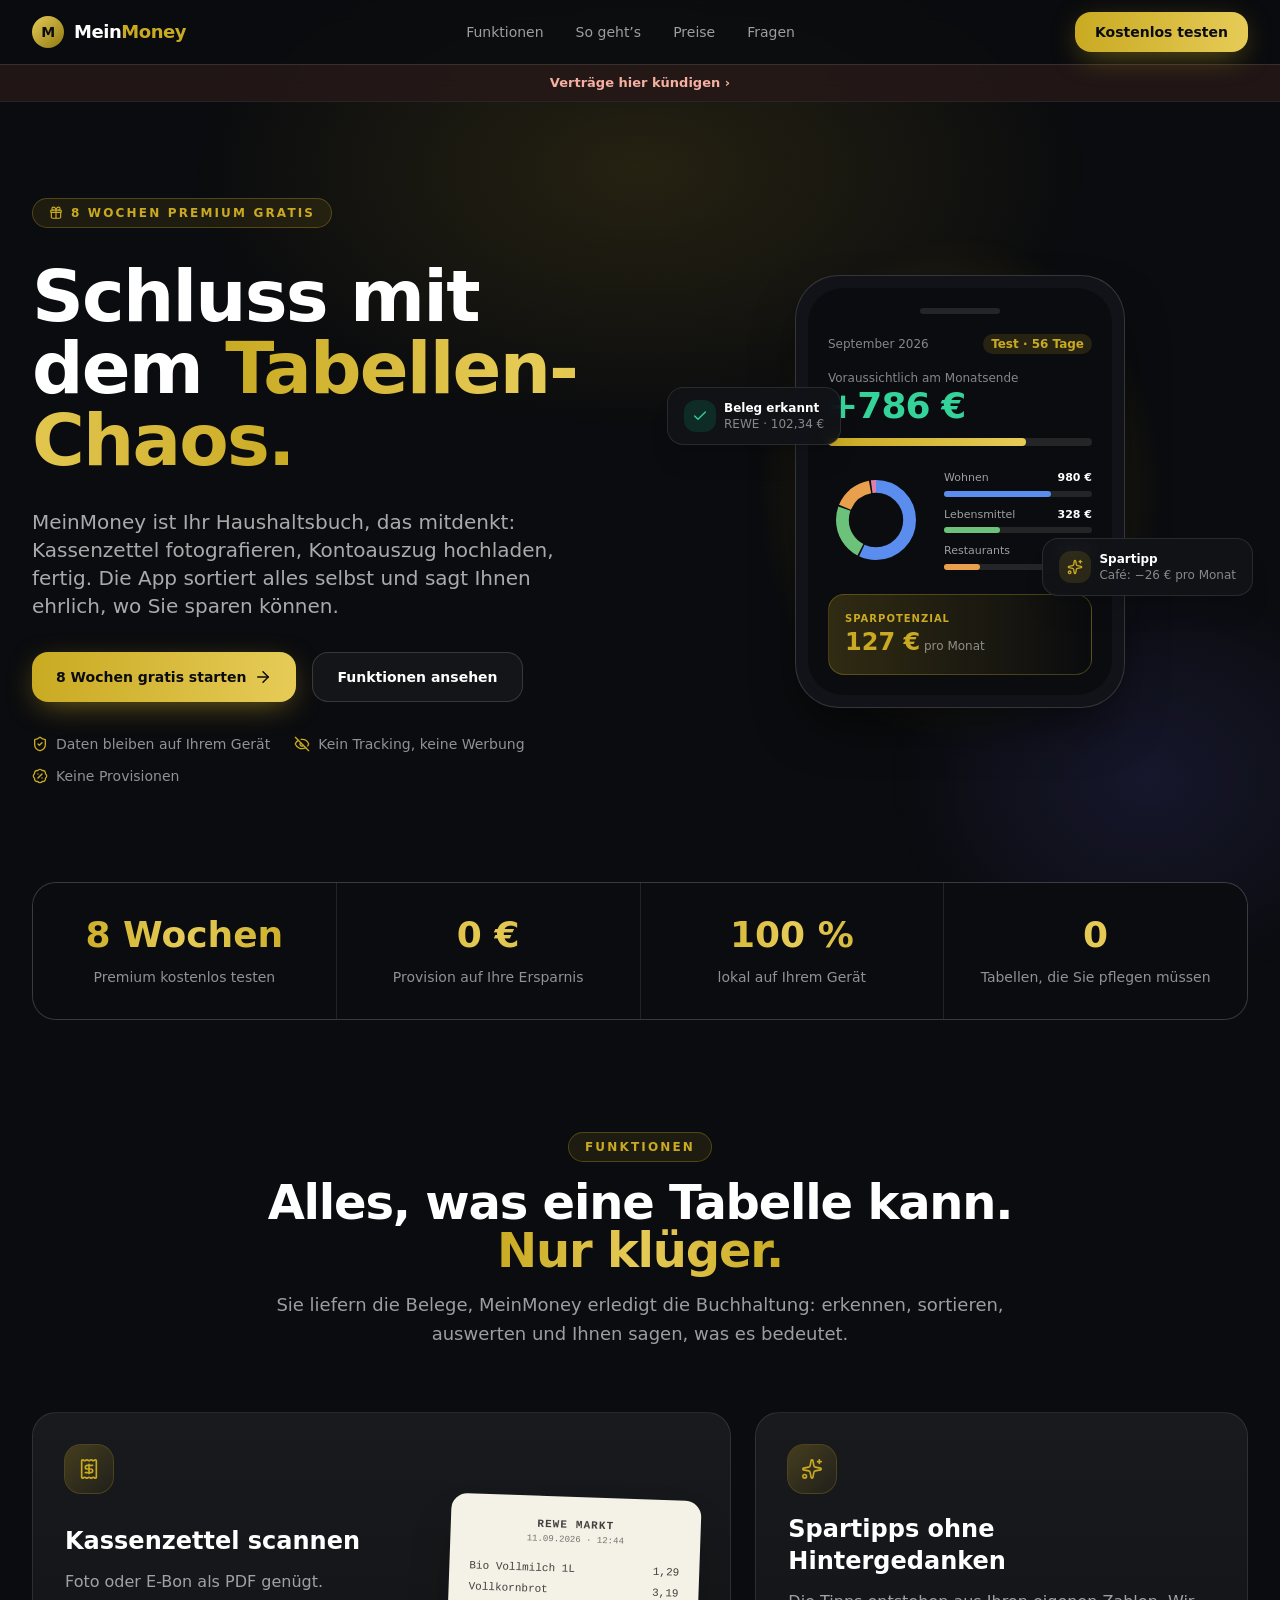
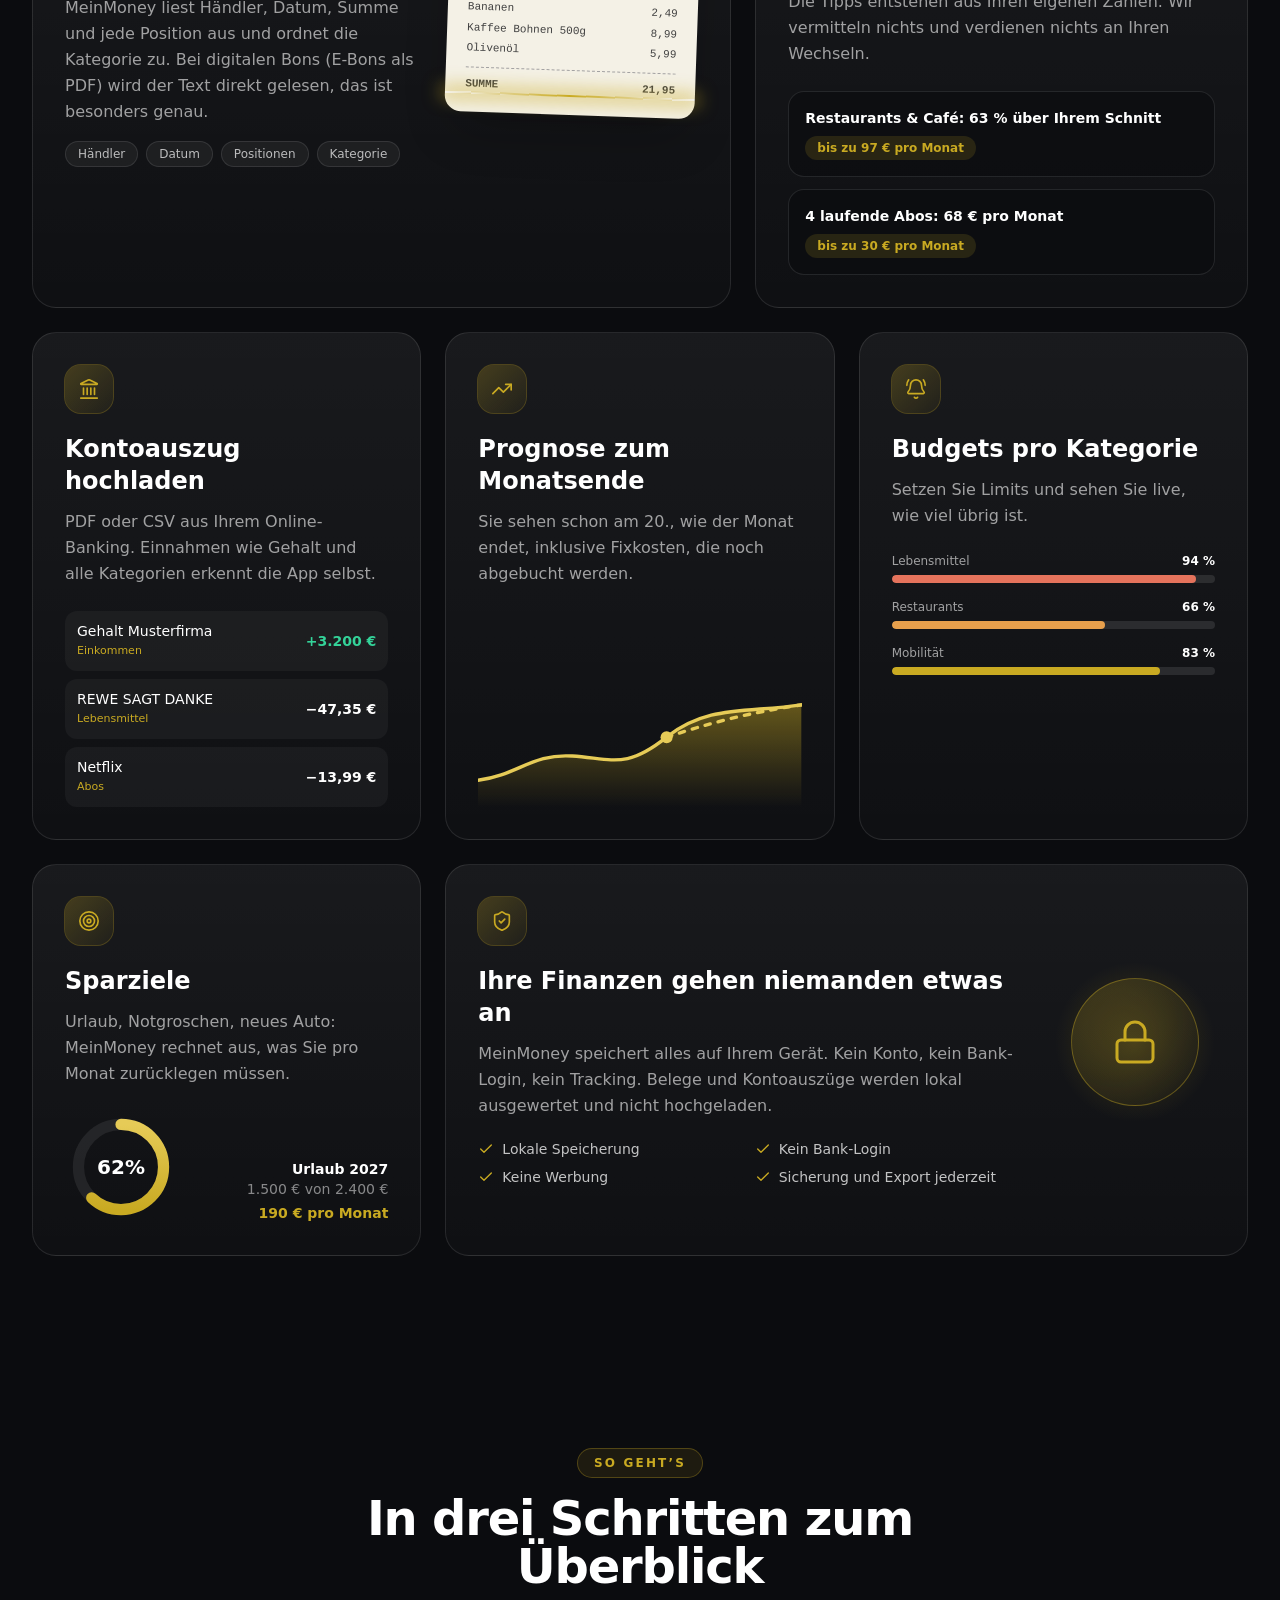
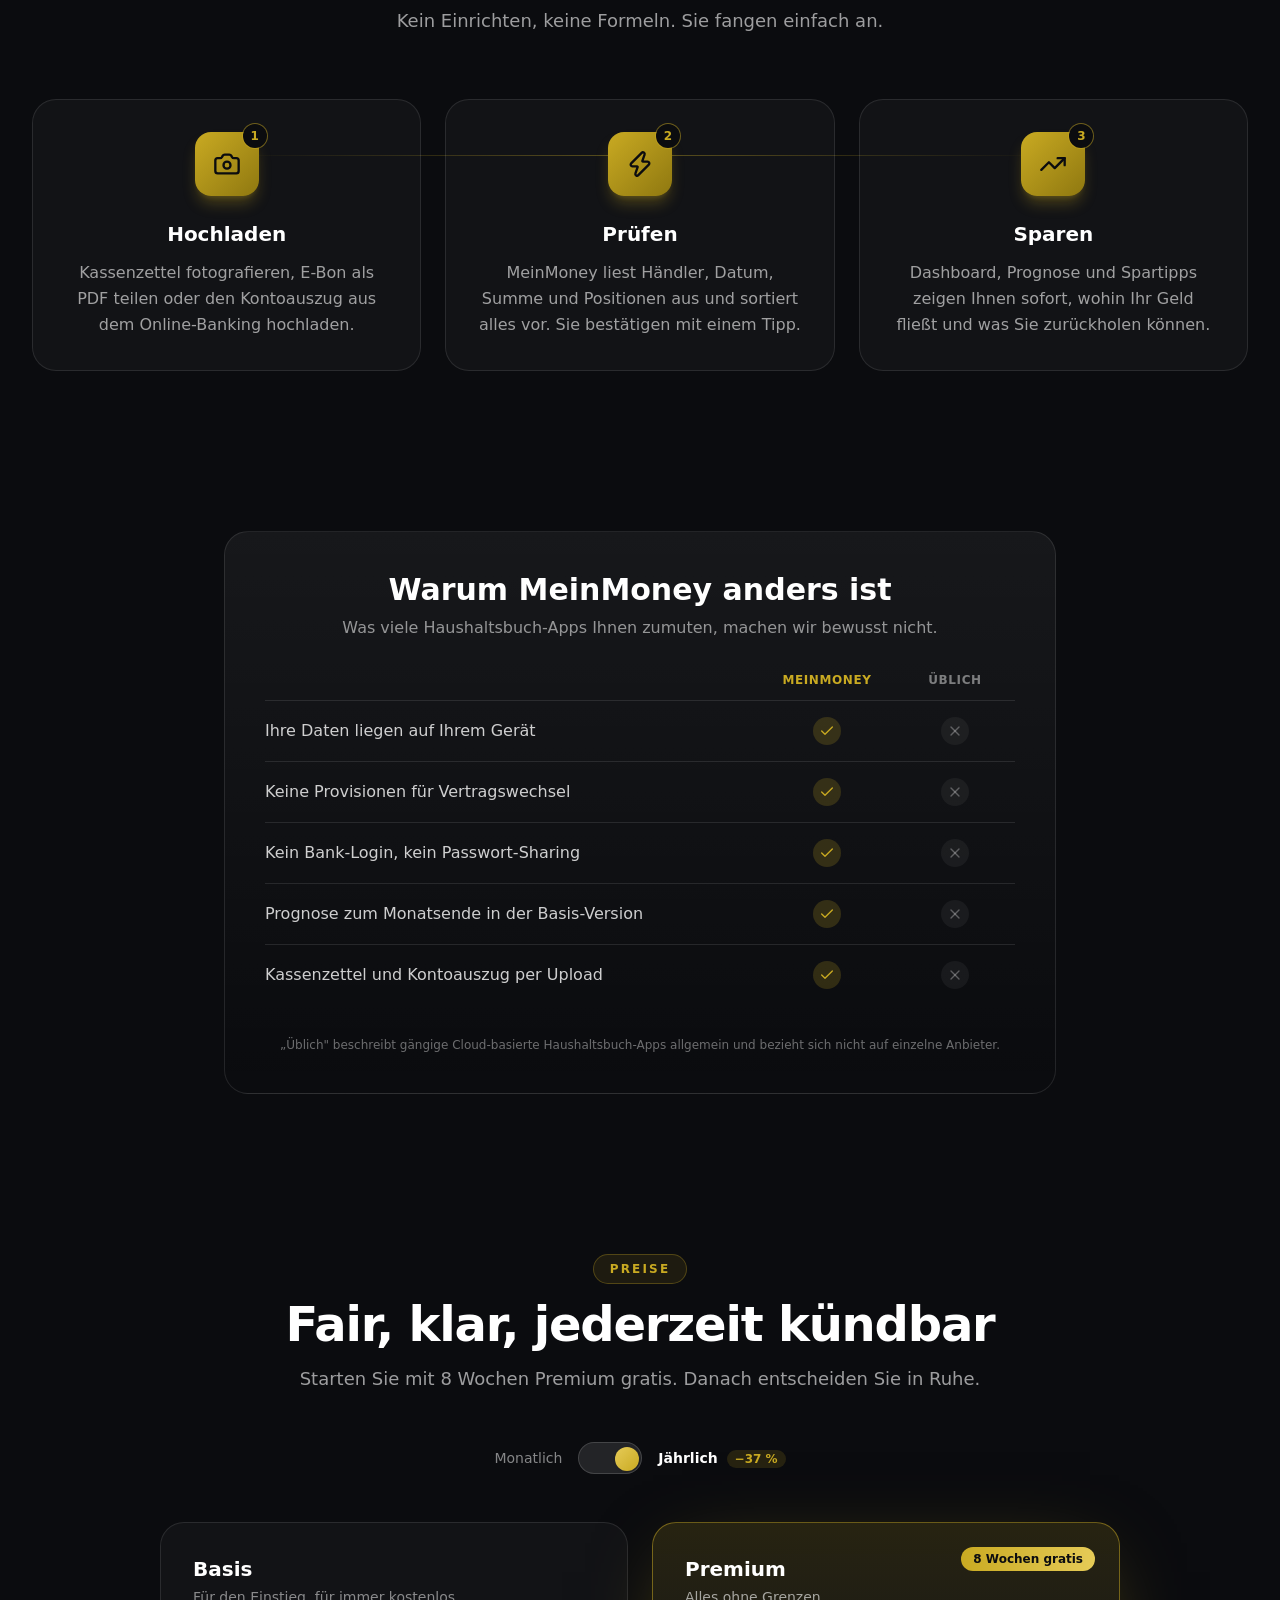
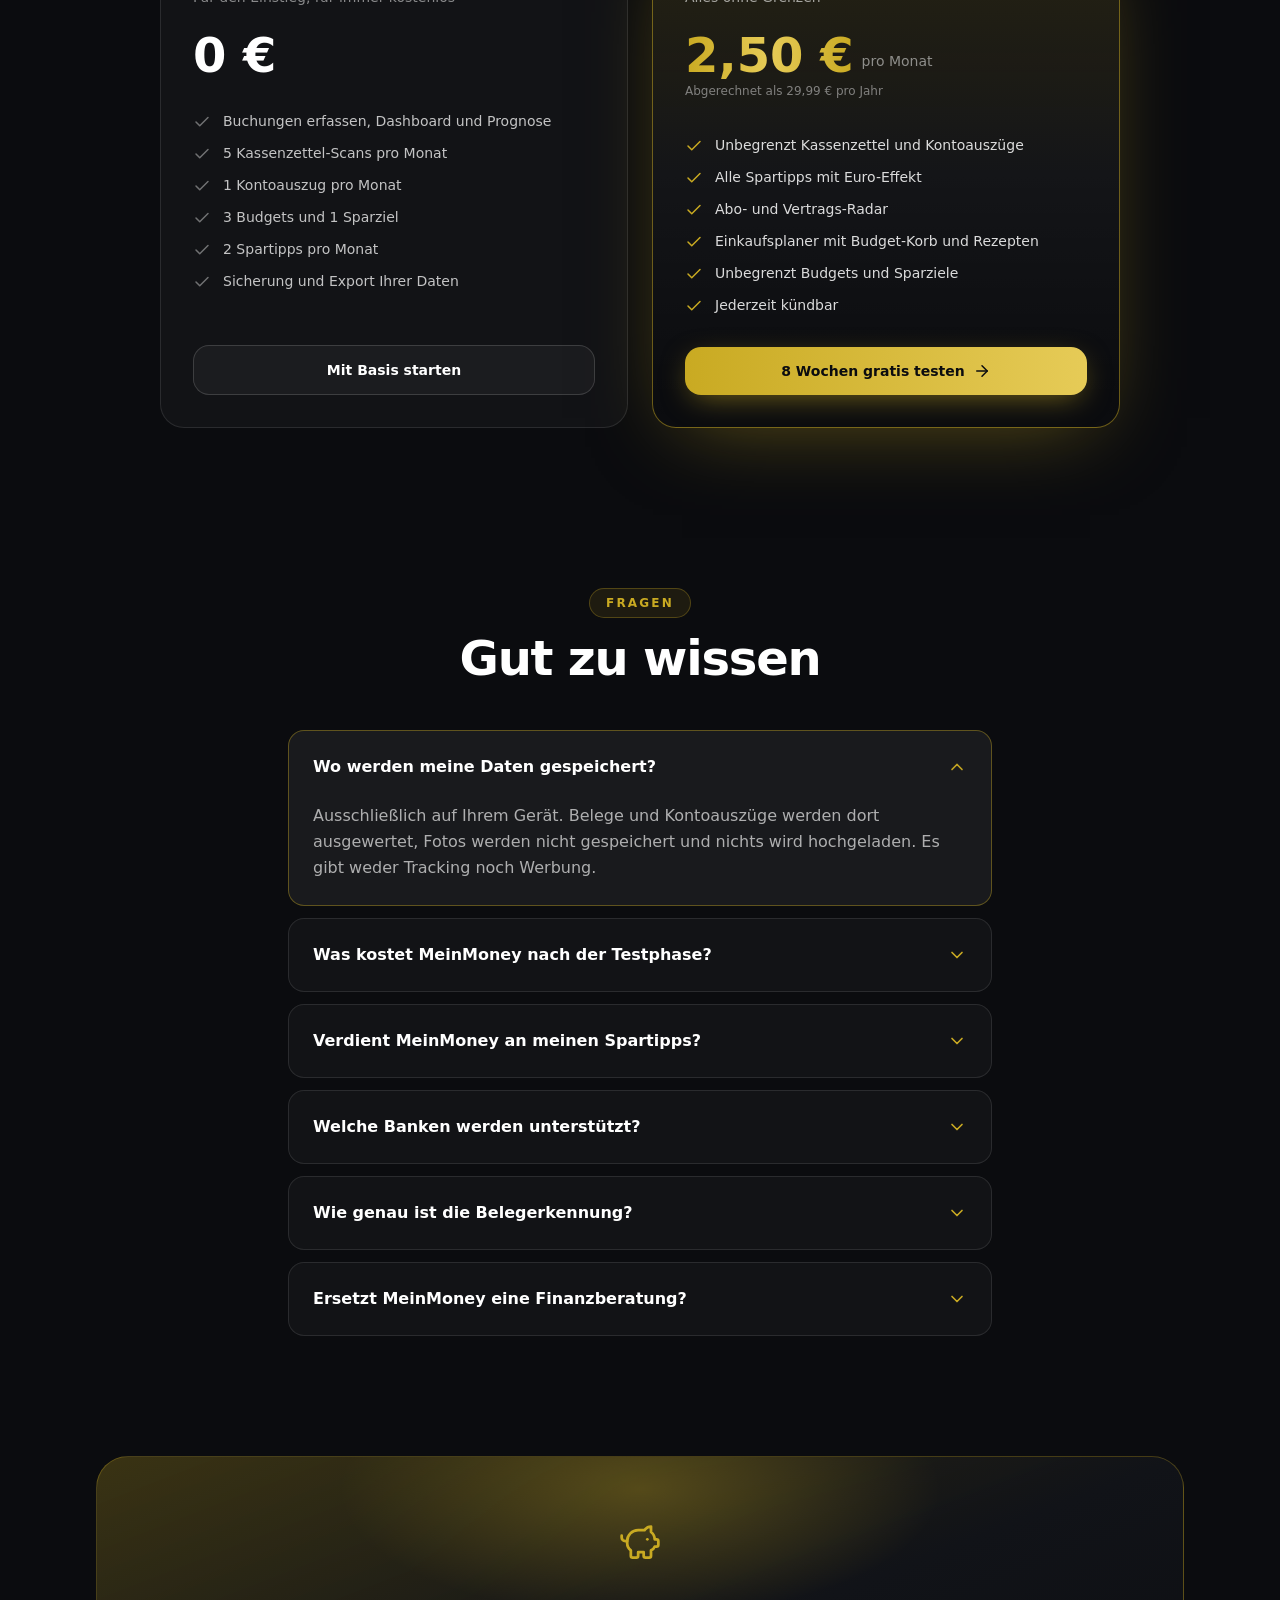
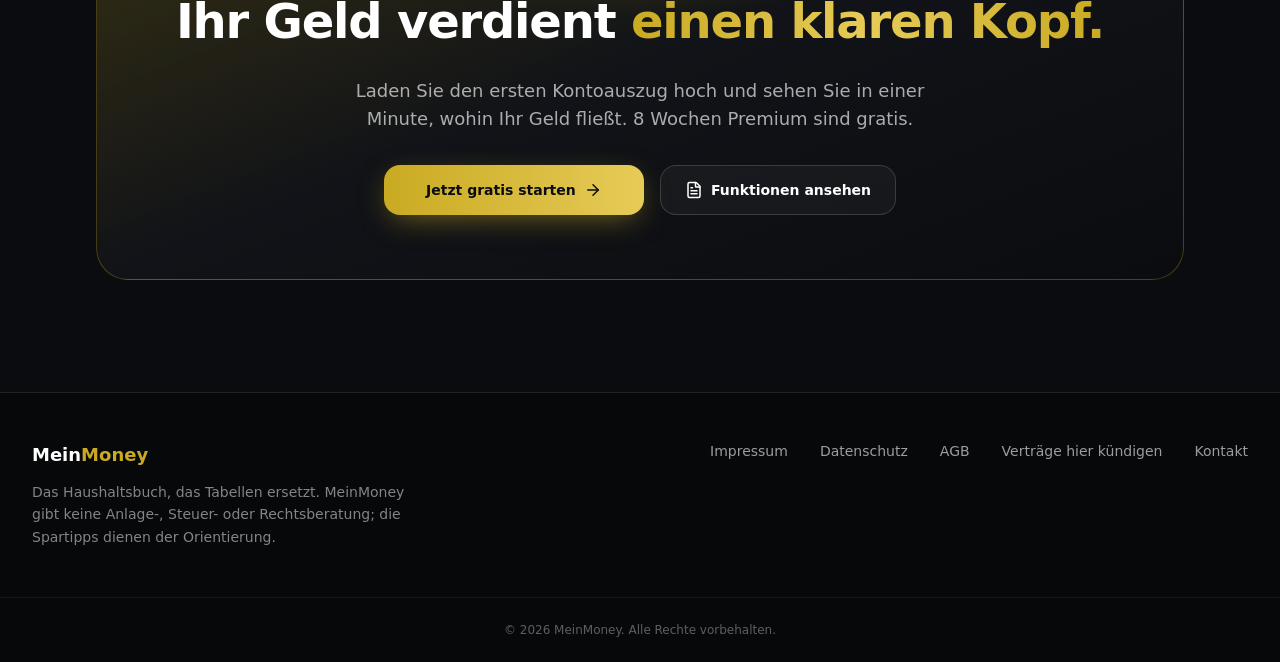
<file: info/index.html>
<!doctype html>
<html lang="de">
  <head>
    <meta charset="UTF-8" />
    <meta name="viewport" content="width=device-width, initial-scale=1.0" />
    <meta name="theme-color" content="#0B0C0F" />
    <link rel="canonical" href="https://monatsklar.de/info/" />
    <meta name="robots" content="index,follow" />
    <meta property="og:type" content="website" />
    <meta property="og:site_name" content="MeinMoney" />
    <meta property="og:locale" content="de_DE" />
    <meta property="og:url" content="https://monatsklar.de/info/" />
    <meta property="og:title" content="MeinMoney – Ihr Haushaltsbuch ohne Tabellen" />
    <meta property="og:description" content="Das Haushaltsbuch, das Excel-Tabellen ersetzt. Kassenzettel scannen, Kontoauszug hochladen, ehrliche Spartipps. Ihre Daten bleiben auf Ihrem Gerät." />
    <meta property="og:image" content="https://monatsklar.de/og.png" />
    <meta property="og:image:width" content="1200" />
    <meta property="og:image:height" content="630" />
    <meta property="og:image:alt" content="MeinMoney – das Haushaltsbuch, das Excel ersetzt" />
    <meta name="twitter:card" content="summary_large_image" />
    <meta name="description" content="MeinMoney: Das Haushaltsbuch, das Excel-Tabellen ersetzt. Kassenzettel scannen, Kontoauszug hochladen, ehrliche Spartipps. Ihre Daten bleiben auf Ihrem Gerät." />
    <link rel="icon" type="image/png" href="icon-192.png" />
    <title>MeinMoney – Ihr Haushaltsbuch ohne Tabellen</title>
    <script type="module" crossorigin src="./assets/main-BiyedfVS.js"></script>
    <link rel="modulepreload" crossorigin href="./assets/jsx-runtime-BhuF3npP.js">
    <link rel="stylesheet" crossorigin href="./assets/jsx-runtime-Djk-iyUB.css">
  </head>
  <body>
    <div id="root"><div class="min-h-screen overflow-x-hidden bg-ink-900 font-sans text-white"><div class="pointer-events-none fixed inset-0 -z-0" aria-hidden="true"><div class="absolute left-1/2 top-[-10%] h-[520px] w-[900px] -translate-x-1/2 rounded-full" style="background-image:radial-gradient(closest-side, rgba(201,170,34, 0.14), rgba(201,170,34, 0))"></div><div class="absolute bottom-[-10%] right-[-10%] h-[420px] w-[520px] rounded-full" style="background-image:radial-gradient(closest-side, rgba(99,102,241, 0.13), rgba(99,102,241, 0))"></div></div><header class="sticky top-0 z-50 border-b border-white/10 bg-ink-900/85 backdrop-blur-md"><div class="mx-auto flex h-16 max-w-7xl items-center justify-between px-5 sm:px-8"><a href="#top" class="flex items-center gap-2.5 text-lg font-extrabold tracking-tight"><span class="flex h-8 w-8 items-center justify-center rounded-full bg-gradient-to-br from-gold-soft to-gold-deep text-sm font-black text-ink-900">M</span><span>Mein<span class="text-gold">Money</span></span></a><nav class="hidden items-center gap-8 md:flex" aria-label="Hauptnavigation"><a href="#funktionen" class="text-sm font-medium text-white/60 transition-colors hover:text-gold">Funktionen</a><a href="#ablauf" class="text-sm font-medium text-white/60 transition-colors hover:text-gold">So geht’s</a><a href="#preise" class="text-sm font-medium text-white/60 transition-colors hover:text-gold">Preise</a><a href="#faq" class="text-sm font-medium text-white/60 transition-colors hover:text-gold">Fragen</a></nav><div class="hidden md:block"><a href="https://monatsklar.de/" class="group inline-flex items-center justify-center gap-2 rounded-2xl px-6 py-3.5 text-sm font-semibold transition-all duration-300 focus:outline-none focus-visible:ring-2 focus-visible:ring-gold focus-visible:ring-offset-2 focus-visible:ring-offset-ink-900 bg-gradient-to-r from-gold to-gold-soft text-ink-900 shadow-[0_8px_30px_-8px_rgba(201,170,34,.6)] hover:-translate-y-0.5 hover:shadow-[0_14px_40px_-6px_rgba(201,170,34,.75)] hover:brightness-110 active:translate-y-0 !px-5 !py-2.5">Kostenlos testen</a></div><button class="rounded-xl p-2 text-white/80 transition hover:bg-white/10 md:hidden" aria-label="Menü öffnen" aria-expanded="false"><svg xmlns="http://www.w3.org/2000/svg" width="24" height="24" viewBox="0 0 24 24" fill="none" stroke="currentColor" stroke-width="2" stroke-linecap="round" stroke-linejoin="round" class="lucide lucide-menu" aria-hidden="true"><path d="M4 5h16"></path><path d="M4 12h16"></path><path d="M4 19h16"></path></svg></button></div><a href="https://monatsklar.de/#kuendigen" class="block border-t border-white/10 bg-[#E5735C]/10 py-2 text-center text-[13px] font-bold text-[#F5B0A1] transition-colors hover:bg-[#E5735C]/20 hover:text-white">Verträge hier kündigen ›</a></header><main id="top" class="relative z-10"><section class="mx-auto grid max-w-7xl items-center gap-16 px-5 pb-24 pt-16 sm:px-8 lg:grid-cols-2 lg:pt-24"><div class="space-y-8"><span class="inline-flex items-center gap-2 rounded-full border border-gold/30 bg-gold/10 px-4 py-1.5 text-xs font-semibold uppercase tracking-[0.18em] text-gold"><svg xmlns="http://www.w3.org/2000/svg" width="14" height="14" viewBox="0 0 24 24" fill="none" stroke="currentColor" stroke-width="2" stroke-linecap="round" stroke-linejoin="round" class="lucide lucide-gift" aria-hidden="true"><path d="M12 7v14"></path><path d="M20 11v8a2 2 0 0 1-2 2H6a2 2 0 0 1-2-2v-8"></path><path d="M7.5 7a1 1 0 0 1 0-5A4.8 8 0 0 1 12 7a4.8 8 0 0 1 4.5-5 1 1 0 0 1 0 5"></path><rect x="3" y="7" width="18" height="4" rx="1"></rect></svg> 8 Wochen Premium gratis</span><h1 class="animate-rise text-5xl font-extrabold leading-[1.05] tracking-tight sm:text-6xl xl:text-7xl">Schluss mit dem <span class="bg-gradient-to-r from-gold via-gold-soft to-gold bg-clip-text text-transparent">Tabellen-Chaos.</span></h1><p class="max-w-xl text-lg leading-relaxed text-white/65 sm:text-xl">MeinMoney ist Ihr Haushaltsbuch, das mitdenkt: Kassenzettel fotografieren, Kontoauszug hochladen, fertig. Die App sortiert alles selbst und sagt Ihnen ehrlich, wo Sie sparen können.</p><div class="flex flex-col gap-4 sm:flex-row"><a href="https://monatsklar.de/" class="group inline-flex items-center justify-center gap-2 rounded-2xl px-6 py-3.5 text-sm font-semibold transition-all duration-300 focus:outline-none focus-visible:ring-2 focus-visible:ring-gold focus-visible:ring-offset-2 focus-visible:ring-offset-ink-900 bg-gradient-to-r from-gold to-gold-soft text-ink-900 shadow-[0_8px_30px_-8px_rgba(201,170,34,.6)] hover:-translate-y-0.5 hover:shadow-[0_14px_40px_-6px_rgba(201,170,34,.75)] hover:brightness-110 active:translate-y-0 sm:min-w-[260px]">8 Wochen gratis starten <svg xmlns="http://www.w3.org/2000/svg" width="18" height="18" viewBox="0 0 24 24" fill="none" stroke="currentColor" stroke-width="2" stroke-linecap="round" stroke-linejoin="round" class="lucide lucide-arrow-right transition-transform group-hover:translate-x-1" aria-hidden="true"><path d="M5 12h14"></path><path d="m12 5 7 7-7 7"></path></svg></a><a href="#funktionen" class="group inline-flex items-center justify-center gap-2 rounded-2xl px-6 py-3.5 text-sm font-semibold transition-all duration-300 focus:outline-none focus-visible:ring-2 focus-visible:ring-gold focus-visible:ring-offset-2 focus-visible:ring-offset-ink-900 border border-white/15 bg-white/[0.04] text-white hover:-translate-y-0.5 hover:border-gold/50 hover:bg-white/[0.08] ">Funktionen ansehen</a></div><ul class="flex flex-wrap gap-x-6 gap-y-3 text-sm text-white/55"><li class="flex items-center gap-2"><svg xmlns="http://www.w3.org/2000/svg" width="16" height="16" viewBox="0 0 24 24" fill="none" stroke="currentColor" stroke-width="2" stroke-linecap="round" stroke-linejoin="round" class="lucide lucide-shield-check text-gold" aria-hidden="true"><path d="M20 13c0 5-3.5 7.5-7.66 8.95a1 1 0 0 1-.67-.01C7.5 20.5 4 18 4 13V6a1 1 0 0 1 1-1c2 0 4.5-1.2 6.24-2.72a1.17 1.17 0 0 1 1.52 0C14.51 3.81 17 5 19 5a1 1 0 0 1 1 1z"></path><path d="m9 12 2 2 4-4"></path></svg> <!-- -->Daten bleiben auf Ihrem Gerät</li><li class="flex items-center gap-2"><svg xmlns="http://www.w3.org/2000/svg" width="16" height="16" viewBox="0 0 24 24" fill="none" stroke="currentColor" stroke-width="2" stroke-linecap="round" stroke-linejoin="round" class="lucide lucide-eye-off text-gold" aria-hidden="true"><path d="M10.733 5.076a10.744 10.744 0 0 1 11.205 6.575 1 1 0 0 1 0 .696 10.747 10.747 0 0 1-1.444 2.49"></path><path d="M14.084 14.158a3 3 0 0 1-4.242-4.242"></path><path d="M17.479 17.499a10.75 10.75 0 0 1-15.417-5.151 1 1 0 0 1 0-.696 10.75 10.75 0 0 1 4.446-5.143"></path><path d="m2 2 20 20"></path></svg> <!-- -->Kein Tracking, keine Werbung</li><li class="flex items-center gap-2"><svg xmlns="http://www.w3.org/2000/svg" width="16" height="16" viewBox="0 0 24 24" fill="none" stroke="currentColor" stroke-width="2" stroke-linecap="round" stroke-linejoin="round" class="lucide lucide-badge-percent text-gold" aria-hidden="true"><path d="M3.85 8.62a4 4 0 0 1 4.78-4.77 4 4 0 0 1 6.74 0 4 4 0 0 1 4.78 4.78 4 4 0 0 1 0 6.74 4 4 0 0 1-4.77 4.78 4 4 0 0 1-6.75 0 4 4 0 0 1-4.78-4.77 4 4 0 0 1 0-6.76Z"></path><path d="m15 9-6 6"></path><path d="M9 9h.01"></path><path d="M15 15h.01"></path></svg> <!-- -->Keine Provisionen</li></ul></div><div class="relative mx-auto w-[300px] sm:w-[330px]"><div class="absolute -inset-10 rounded-full" style="background-image:radial-gradient(closest-side, rgba(201,170,34, 0.3), rgba(201,170,34, 0))"></div><div class="relative rounded-[2.75rem] border border-white/15 bg-ink-800 p-3 shadow-2xl shadow-black/60"><div class="rounded-[2.2rem] bg-ink-900 p-5"><div class="mx-auto mb-5 h-1.5 w-20 rounded-full bg-white/10"></div><div class="flex items-center justify-between text-xs text-white/50"><span>September 2026</span><span class="rounded-full bg-gold/15 px-2 py-0.5 font-semibold text-gold">Test · 56 Tage</span></div><p class="mt-4 text-xs text-white/50">Voraussichtlich am Monatsende</p><p class="text-4xl font-extrabold tracking-tight text-emerald-400">+786 €</p><div class="mt-3 h-2 overflow-hidden rounded-full bg-white/10"><div class="h-full w-3/4 origin-left animate-grow rounded-full bg-gradient-to-r from-gold to-gold-soft"></div></div><div class="mt-6 flex items-center gap-5"><svg viewBox="0 0 120 120" class="h-24 w-24 shrink-0 -rotate-90" aria-hidden="true"><circle cx="60" cy="60" r="42" fill="none" stroke="#5B8DEF" stroke-width="16" stroke-dasharray="150 264" stroke-dashoffset="0"></circle><circle cx="60" cy="60" r="42" fill="none" stroke="#6CC17B" stroke-width="16" stroke-dasharray="60 264" stroke-dashoffset="-152"></circle><circle cx="60" cy="60" r="42" fill="none" stroke="#E8A04C" stroke-width="16" stroke-dasharray="42 264" stroke-dashoffset="-214"></circle><circle cx="60" cy="60" r="42" fill="none" stroke="#E07FA8" stroke-width="16" stroke-dasharray="30 264" stroke-dashoffset="-258"></circle></svg><div class="w-full space-y-2.5"><div><div class="flex justify-between text-[11px]"><span class="text-white/60">Wohnen</span><span class="font-semibold">980 €</span></div><div class="mt-1 h-1.5 rounded-full bg-white/10"><div class="h-full rounded-full" style="width:72%;background:#5B8DEF"></div></div></div><div><div class="flex justify-between text-[11px]"><span class="text-white/60">Lebensmittel</span><span class="font-semibold">328 €</span></div><div class="mt-1 h-1.5 rounded-full bg-white/10"><div class="h-full rounded-full" style="width:38%;background:#6CC17B"></div></div></div><div><div class="flex justify-between text-[11px]"><span class="text-white/60">Restaurants</span><span class="font-semibold">166 €</span></div><div class="mt-1 h-1.5 rounded-full bg-white/10"><div class="h-full rounded-full" style="width:24%;background:#E8A04C"></div></div></div></div></div><div class="mt-6 rounded-2xl border border-gold/30 bg-gradient-to-r from-gold/20 to-transparent p-4"><p class="text-[10px] font-bold uppercase tracking-widest text-gold">Sparpotenzial</p><p class="text-2xl font-extrabold text-gold">127 €<span class="text-xs font-medium text-white/50"> pro Monat</span></p></div></div></div><div class="absolute -left-32 top-28 hidden animate-float items-center gap-2 rounded-2xl border border-white/10 bg-ink-800/90 px-4 py-3 text-xs shadow-xl backdrop-blur xl:flex"><span class="flex h-8 w-8 items-center justify-center rounded-xl bg-emerald-500/15 text-emerald-400"><svg xmlns="http://www.w3.org/2000/svg" width="16" height="16" viewBox="0 0 24 24" fill="none" stroke="currentColor" stroke-width="2" stroke-linecap="round" stroke-linejoin="round" class="lucide lucide-check" aria-hidden="true"><path d="M20 6 9 17l-5-5"></path></svg></span><span><b class="block">Beleg erkannt</b><span class="text-white/50">REWE · 102,34 €</span></span></div><div class="absolute -right-32 bottom-28 hidden animate-float-slow items-center gap-2 rounded-2xl border border-white/10 bg-ink-800/90 px-4 py-3 text-xs shadow-xl backdrop-blur xl:flex"><span class="flex h-8 w-8 items-center justify-center rounded-xl bg-gold/15 text-gold"><svg xmlns="http://www.w3.org/2000/svg" width="16" height="16" viewBox="0 0 24 24" fill="none" stroke="currentColor" stroke-width="2" stroke-linecap="round" stroke-linejoin="round" class="lucide lucide-sparkles lucide-stars" aria-hidden="true"><path d="M11.017 2.814a1 1 0 0 1 1.966 0l1.051 5.558a2 2 0 0 0 1.594 1.594l5.558 1.051a1 1 0 0 1 0 1.966l-5.558 1.051a2 2 0 0 0-1.594 1.594l-1.051 5.558a1 1 0 0 1-1.966 0l-1.051-5.558a2 2 0 0 0-1.594-1.594l-5.558-1.051a1 1 0 0 1 0-1.966l5.558-1.051a2 2 0 0 0 1.594-1.594z"></path><path d="M20 2v4"></path><path d="M22 4h-4"></path><circle cx="4" cy="20" r="2"></circle></svg></span><span><b class="block">Spartipp</b><span class="text-white/50">Café: −26 € pro Monat</span></span></div></div></section><section class="mx-auto max-w-7xl px-5 sm:px-8"><div class="grid grid-cols-2 gap-px overflow-hidden rounded-3xl border border-white/10 bg-white/10 lg:grid-cols-4"><div class="bg-ink-900 p-4 text-center transition-colors duration-300 hover:bg-ink-800 sm:p-8"><p class="pb-1 text-2xl font-extrabold min-[420px]:text-3xl sm:text-4xl bg-gradient-to-r from-gold via-gold-soft to-gold bg-clip-text text-transparent">8 Wochen</p><p class="mt-2 text-sm text-white/55">Premium kostenlos testen</p></div><div class="bg-ink-900 p-4 text-center transition-colors duration-300 hover:bg-ink-800 sm:p-8"><p class="pb-1 text-2xl font-extrabold min-[420px]:text-3xl sm:text-4xl bg-gradient-to-r from-gold via-gold-soft to-gold bg-clip-text text-transparent">0 €</p><p class="mt-2 text-sm text-white/55">Provision auf Ihre Ersparnis</p></div><div class="bg-ink-900 p-4 text-center transition-colors duration-300 hover:bg-ink-800 sm:p-8"><p class="pb-1 text-2xl font-extrabold min-[420px]:text-3xl sm:text-4xl bg-gradient-to-r from-gold via-gold-soft to-gold bg-clip-text text-transparent">100 %</p><p class="mt-2 text-sm text-white/55">lokal auf Ihrem Gerät</p></div><div class="bg-ink-900 p-4 text-center transition-colors duration-300 hover:bg-ink-800 sm:p-8"><p class="pb-1 text-2xl font-extrabold min-[420px]:text-3xl sm:text-4xl bg-gradient-to-r from-gold via-gold-soft to-gold bg-clip-text text-transparent">0</p><p class="mt-2 text-sm text-white/55">Tabellen, die Sie pflegen müssen</p></div></div></section><section id="funktionen" class="mx-auto max-w-7xl scroll-mt-20 space-y-16 px-5 py-28 sm:px-8"><div class="mx-auto max-w-3xl space-y-4 text-center"><span class="inline-flex items-center gap-2 rounded-full border border-gold/30 bg-gold/10 px-4 py-1.5 text-xs font-semibold uppercase tracking-[0.18em] text-gold">Funktionen</span><h2 class="text-3xl font-bold tracking-tight sm:text-5xl">Alles, was eine Tabelle kann. <span class="bg-gradient-to-r from-gold via-gold-soft to-gold bg-clip-text text-transparent">Nur klüger.</span></h2><p class="text-lg leading-relaxed text-white/60">Sie liefern die Belege, MeinMoney erledigt die Buchhaltung: erkennen, sortieren, auswerten und Ihnen sagen, was es bedeutet.</p></div><div class="grid gap-6 lg:grid-cols-12"><div class="group relative overflow-hidden rounded-3xl border border-white/10 bg-gradient-to-b from-white/[0.06] to-white/[0.02] p-8 transition-all duration-500 hover:-translate-y-1 hover:border-gold/40 hover:shadow-[0_20px_60px_-20px_rgba(201,170,34,.35)] lg:col-span-7"><div class="pointer-events-none absolute -right-24 -top-24 h-64 w-64 rounded-full opacity-0 transition-opacity duration-500 group-hover:opacity-100" style="background-image:radial-gradient(closest-side, rgba(201,170,34, 0.18), rgba(201,170,34, 0))"></div><div class="relative flex h-full flex-col"><div class="flex flex-col gap-8 sm:flex-row sm:items-center"><div class="space-y-3"><span class="mb-5 inline-flex h-12 w-12 items-center justify-center rounded-2xl bg-gradient-to-br from-gold/25 to-gold/5 text-gold ring-1 ring-gold/30 transition-transform duration-300 group-hover:scale-110 group-hover:rotate-3"><svg xmlns="http://www.w3.org/2000/svg" width="22" height="22" viewBox="0 0 24 24" fill="none" stroke="currentColor" stroke-width="1.8" stroke-linecap="round" stroke-linejoin="round" class="lucide lucide-receipt" aria-hidden="true"><path d="M12 17V7"></path><path d="M16 8h-6a2 2 0 0 0 0 4h4a2 2 0 0 1 0 4H8"></path><path d="M4 3a1 1 0 0 1 1-1 1.3 1.3 0 0 1 .7.2l.933.6a1.3 1.3 0 0 0 1.4 0l.934-.6a1.3 1.3 0 0 1 1.4 0l.933.6a1.3 1.3 0 0 0 1.4 0l.933-.6a1.3 1.3 0 0 1 1.4 0l.934.6a1.3 1.3 0 0 0 1.4 0l.933-.6A1.3 1.3 0 0 1 19 2a1 1 0 0 1 1 1v18a1 1 0 0 1-1 1 1.3 1.3 0 0 1-.7-.2l-.933-.6a1.3 1.3 0 0 0-1.4 0l-.934.6a1.3 1.3 0 0 1-1.4 0l-.933-.6a1.3 1.3 0 0 0-1.4 0l-.933.6a1.3 1.3 0 0 1-1.4 0l-.934-.6a1.3 1.3 0 0 0-1.4 0l-.933.6a1.3 1.3 0 0 1-.7.2 1 1 0 0 1-1-1z"></path></svg></span><h3 class="text-2xl font-bold">Kassenzettel scannen</h3><p class="leading-relaxed text-white/60">Foto oder E-Bon als PDF genügt. MeinMoney liest Händler, Datum, Summe und jede Position aus und ordnet die Kategorie zu. Bei digitalen Bons (E-Bons als PDF) wird der Text direkt gelesen, das ist besonders genau.</p><div class="flex flex-wrap gap-2 pt-1"><span class="rounded-full border border-white/10 bg-white/5 px-3 py-1 text-xs text-white/70">Händler</span><span class="rounded-full border border-white/10 bg-white/5 px-3 py-1 text-xs text-white/70">Datum</span><span class="rounded-full border border-white/10 bg-white/5 px-3 py-1 text-xs text-white/70">Positionen</span><span class="rounded-full border border-white/10 bg-white/5 px-3 py-1 text-xs text-white/70">Kategorie</span></div></div><div class="relative w-full max-w-[250px] shrink-0 rotate-2 rounded-2xl bg-[#f4f1e6] p-5 font-mono text-[11px] text-neutral-700 shadow-2xl transition-transform duration-500 group-hover:rotate-0"><p class="text-center font-bold tracking-widest">REWE MARKT</p><p class="mb-3 text-center text-[9px] text-neutral-500">11.09.2026 · 12:44</p><div class="flex justify-between py-0.5"><span>Bio Vollmilch 1L</span><span>1,29</span></div><div class="flex justify-between py-0.5"><span>Vollkornbrot</span><span>3,19</span></div><div class="flex justify-between py-0.5"><span>Bananen</span><span>2,49</span></div><div class="flex justify-between py-0.5"><span>Kaffee Bohnen 500g</span><span>8,99</span></div><div class="flex justify-between py-0.5"><span>Olivenöl</span><span>5,99</span></div><div class="mt-2 flex justify-between border-t border-dashed border-neutral-400 pt-2 font-bold"><span>SUMME</span><span>21,95</span></div><div class="pointer-events-none absolute inset-x-0 h-0.5 animate-scan bg-gradient-to-r from-transparent via-gold to-transparent shadow-[0_0_18px_4px_rgba(201,170,34,.7)]"></div></div></div></div></div><div class="group relative overflow-hidden rounded-3xl border border-white/10 bg-gradient-to-b from-white/[0.06] to-white/[0.02] p-8 transition-all duration-500 hover:-translate-y-1 hover:border-gold/40 hover:shadow-[0_20px_60px_-20px_rgba(201,170,34,.35)] lg:col-span-5"><div class="pointer-events-none absolute -right-24 -top-24 h-64 w-64 rounded-full opacity-0 transition-opacity duration-500 group-hover:opacity-100" style="background-image:radial-gradient(closest-side, rgba(201,170,34, 0.18), rgba(201,170,34, 0))"></div><div class="relative flex h-full flex-col"><span class="mb-5 inline-flex h-12 w-12 items-center justify-center rounded-2xl bg-gradient-to-br from-gold/25 to-gold/5 text-gold ring-1 ring-gold/30 transition-transform duration-300 group-hover:scale-110 group-hover:rotate-3"><svg xmlns="http://www.w3.org/2000/svg" width="22" height="22" viewBox="0 0 24 24" fill="none" stroke="currentColor" stroke-width="1.8" stroke-linecap="round" stroke-linejoin="round" class="lucide lucide-sparkles lucide-stars" aria-hidden="true"><path d="M11.017 2.814a1 1 0 0 1 1.966 0l1.051 5.558a2 2 0 0 0 1.594 1.594l5.558 1.051a1 1 0 0 1 0 1.966l-5.558 1.051a2 2 0 0 0-1.594 1.594l-1.051 5.558a1 1 0 0 1-1.966 0l-1.051-5.558a2 2 0 0 0-1.594-1.594l-5.558-1.051a1 1 0 0 1 0-1.966l5.558-1.051a2 2 0 0 0 1.594-1.594z"></path><path d="M20 2v4"></path><path d="M22 4h-4"></path><circle cx="4" cy="20" r="2"></circle></svg></span><h3 class="text-2xl font-bold">Spartipps ohne Hintergedanken</h3><p class="mt-3 leading-relaxed text-white/60">Die Tipps entstehen aus Ihren eigenen Zahlen. Wir vermitteln nichts und verdienen nichts an Ihren Wechseln.</p><div class="mt-6 space-y-3"><div class="rounded-2xl border border-white/10 bg-ink-900/60 p-4 transition-colors duration-300 group-hover:border-gold/25"><p class="text-sm font-semibold">Restaurants &amp; Café: 63 % über Ihrem Schnitt</p><span class="mt-2 inline-block rounded-full bg-gold/15 px-3 py-1 text-xs font-bold text-gold">bis zu 97 € pro Monat</span></div><div class="rounded-2xl border border-white/10 bg-ink-900/60 p-4 transition-colors duration-300 group-hover:border-gold/25"><p class="text-sm font-semibold">4 laufende Abos: 68 € pro Monat</p><span class="mt-2 inline-block rounded-full bg-gold/15 px-3 py-1 text-xs font-bold text-gold">bis zu 30 € pro Monat</span></div></div></div></div><div class="group relative overflow-hidden rounded-3xl border border-white/10 bg-gradient-to-b from-white/[0.06] to-white/[0.02] p-8 transition-all duration-500 hover:-translate-y-1 hover:border-gold/40 hover:shadow-[0_20px_60px_-20px_rgba(201,170,34,.35)] lg:col-span-4"><div class="pointer-events-none absolute -right-24 -top-24 h-64 w-64 rounded-full opacity-0 transition-opacity duration-500 group-hover:opacity-100" style="background-image:radial-gradient(closest-side, rgba(201,170,34, 0.18), rgba(201,170,34, 0))"></div><div class="relative flex h-full flex-col"><span class="mb-5 inline-flex h-12 w-12 items-center justify-center rounded-2xl bg-gradient-to-br from-gold/25 to-gold/5 text-gold ring-1 ring-gold/30 transition-transform duration-300 group-hover:scale-110 group-hover:rotate-3"><svg xmlns="http://www.w3.org/2000/svg" width="22" height="22" viewBox="0 0 24 24" fill="none" stroke="currentColor" stroke-width="1.8" stroke-linecap="round" stroke-linejoin="round" class="lucide lucide-landmark" aria-hidden="true"><path d="M10 18v-7"></path><path d="M11.119 2.205a2 2 0 0 1 1.762 0l7.84 3.846A.5.5 0 0 1 20.5 7h-17a.5.5 0 0 1-.22-.949z"></path><path d="M14 18v-7"></path><path d="M18 18v-7"></path><path d="M3 22h18"></path><path d="M6 18v-7"></path></svg></span><h3 class="text-2xl font-bold">Kontoauszug hochladen</h3><p class="mt-3 leading-relaxed text-white/60">PDF oder CSV aus Ihrem Online-Banking. Einnahmen wie Gehalt und alle Kategorien erkennt die App selbst.</p><div class="mt-6 space-y-2 text-sm"><div class="flex items-center justify-between gap-3 rounded-xl bg-white/[0.04] px-3 py-2.5"><div class="min-w-0"><p class="truncate font-medium">Gehalt Musterfirma</p><p class="text-[11px] text-gold">Einkommen</p></div><span class="shrink-0 font-semibold text-emerald-400">+3.200 €</span></div><div class="flex items-center justify-between gap-3 rounded-xl bg-white/[0.04] px-3 py-2.5"><div class="min-w-0"><p class="truncate font-medium">REWE SAGT DANKE</p><p class="text-[11px] text-gold">Lebensmittel</p></div><span class="shrink-0 font-semibold text-white">−47,35 €</span></div><div class="flex items-center justify-between gap-3 rounded-xl bg-white/[0.04] px-3 py-2.5"><div class="min-w-0"><p class="truncate font-medium">Netflix</p><p class="text-[11px] text-gold">Abos</p></div><span class="shrink-0 font-semibold text-white">−13,99 €</span></div></div></div></div><div class="group relative overflow-hidden rounded-3xl border border-white/10 bg-gradient-to-b from-white/[0.06] to-white/[0.02] p-8 transition-all duration-500 hover:-translate-y-1 hover:border-gold/40 hover:shadow-[0_20px_60px_-20px_rgba(201,170,34,.35)] lg:col-span-4"><div class="pointer-events-none absolute -right-24 -top-24 h-64 w-64 rounded-full opacity-0 transition-opacity duration-500 group-hover:opacity-100" style="background-image:radial-gradient(closest-side, rgba(201,170,34, 0.18), rgba(201,170,34, 0))"></div><div class="relative flex h-full flex-col"><span class="mb-5 inline-flex h-12 w-12 items-center justify-center rounded-2xl bg-gradient-to-br from-gold/25 to-gold/5 text-gold ring-1 ring-gold/30 transition-transform duration-300 group-hover:scale-110 group-hover:rotate-3"><svg xmlns="http://www.w3.org/2000/svg" width="22" height="22" viewBox="0 0 24 24" fill="none" stroke="currentColor" stroke-width="1.8" stroke-linecap="round" stroke-linejoin="round" class="lucide lucide-trending-up" aria-hidden="true"><path d="M16 7h6v6"></path><path d="m22 7-8.5 8.5-5-5L2 17"></path></svg></span><h3 class="text-2xl font-bold">Prognose zum Monatsende</h3><p class="mt-3 leading-relaxed text-white/60">Sie sehen schon am 20., wie der Monat endet, inklusive Fixkosten, die noch abgebucht werden.</p><svg viewBox="0 0 240 90" class="mt-auto w-full" aria-hidden="true"><defs><linearGradient id="fc" x1="0" y1="0" x2="0" y2="1"><stop offset="0%" stop-color="#C9AA22" stop-opacity=".45"></stop><stop offset="100%" stop-color="#C9AA22" stop-opacity="0"></stop></linearGradient></defs><path d="M0 70 C30 66 40 50 70 52 S110 62 140 38 S200 20 240 14 L240 90 L0 90Z" fill="url(#fc)"></path><path d="M0 70 C30 66 40 50 70 52 S110 62 140 38 S200 20 240 14" fill="none" stroke="#E6CB57" stroke-width="2.5" stroke-linecap="round"></path><circle cx="140" cy="38" r="4.5" fill="#E6CB57"></circle><path d="M140 38 C170 28 200 20 240 14" fill="none" stroke="#E6CB57" stroke-width="2.5" stroke-dasharray="4 6" stroke-linecap="round"></path></svg></div></div><div class="group relative overflow-hidden rounded-3xl border border-white/10 bg-gradient-to-b from-white/[0.06] to-white/[0.02] p-8 transition-all duration-500 hover:-translate-y-1 hover:border-gold/40 hover:shadow-[0_20px_60px_-20px_rgba(201,170,34,.35)] lg:col-span-4"><div class="pointer-events-none absolute -right-24 -top-24 h-64 w-64 rounded-full opacity-0 transition-opacity duration-500 group-hover:opacity-100" style="background-image:radial-gradient(closest-side, rgba(201,170,34, 0.18), rgba(201,170,34, 0))"></div><div class="relative flex h-full flex-col"><span class="mb-5 inline-flex h-12 w-12 items-center justify-center rounded-2xl bg-gradient-to-br from-gold/25 to-gold/5 text-gold ring-1 ring-gold/30 transition-transform duration-300 group-hover:scale-110 group-hover:rotate-3"><svg xmlns="http://www.w3.org/2000/svg" width="22" height="22" viewBox="0 0 24 24" fill="none" stroke="currentColor" stroke-width="1.8" stroke-linecap="round" stroke-linejoin="round" class="lucide lucide-bell-ring" aria-hidden="true"><path d="M10.268 21a2 2 0 0 0 3.464 0"></path><path d="M22 8c0-2.3-.8-4.3-2-6"></path><path d="M3.262 15.326A1 1 0 0 0 4 17h16a1 1 0 0 0 .74-1.673C19.41 13.956 18 12.499 18 8A6 6 0 0 0 6 8c0 4.499-1.411 5.956-2.738 7.326"></path><path d="M4 2C2.8 3.7 2 5.7 2 8"></path></svg></span><h3 class="text-2xl font-bold">Budgets pro Kategorie</h3><p class="mt-3 leading-relaxed text-white/60">Setzen Sie Limits und sehen Sie live, wie viel übrig ist.</p><div class="mt-6 space-y-4"><div><div class="flex justify-between text-xs"><span class="text-white/60">Lebensmittel</span><span class="font-semibold">94<!-- --> %</span></div><div class="mt-1.5 h-2 overflow-hidden rounded-full bg-white/10"><div class="h-full rounded-full transition-all duration-700 group-hover:brightness-125" style="width:94%;background:#E5735C"></div></div></div><div><div class="flex justify-between text-xs"><span class="text-white/60">Restaurants</span><span class="font-semibold">66<!-- --> %</span></div><div class="mt-1.5 h-2 overflow-hidden rounded-full bg-white/10"><div class="h-full rounded-full transition-all duration-700 group-hover:brightness-125" style="width:66%;background:#E8A04C"></div></div></div><div><div class="flex justify-between text-xs"><span class="text-white/60">Mobilität</span><span class="font-semibold">83<!-- --> %</span></div><div class="mt-1.5 h-2 overflow-hidden rounded-full bg-white/10"><div class="h-full rounded-full transition-all duration-700 group-hover:brightness-125" style="width:83%;background:#C9AA22"></div></div></div></div></div></div><div class="group relative overflow-hidden rounded-3xl border border-white/10 bg-gradient-to-b from-white/[0.06] to-white/[0.02] p-8 transition-all duration-500 hover:-translate-y-1 hover:border-gold/40 hover:shadow-[0_20px_60px_-20px_rgba(201,170,34,.35)] lg:col-span-4"><div class="pointer-events-none absolute -right-24 -top-24 h-64 w-64 rounded-full opacity-0 transition-opacity duration-500 group-hover:opacity-100" style="background-image:radial-gradient(closest-side, rgba(201,170,34, 0.18), rgba(201,170,34, 0))"></div><div class="relative flex h-full flex-col"><span class="mb-5 inline-flex h-12 w-12 items-center justify-center rounded-2xl bg-gradient-to-br from-gold/25 to-gold/5 text-gold ring-1 ring-gold/30 transition-transform duration-300 group-hover:scale-110 group-hover:rotate-3"><svg xmlns="http://www.w3.org/2000/svg" width="22" height="22" viewBox="0 0 24 24" fill="none" stroke="currentColor" stroke-width="1.8" stroke-linecap="round" stroke-linejoin="round" class="lucide lucide-target" aria-hidden="true"><circle cx="12" cy="12" r="10"></circle><circle cx="12" cy="12" r="6"></circle><circle cx="12" cy="12" r="2"></circle></svg></span><h3 class="text-2xl font-bold">Sparziele</h3><p class="mt-3 leading-relaxed text-white/60">Urlaub, Notgroschen, neues Auto: MeinMoney rechnet aus, was Sie pro Monat zurücklegen müssen.</p><div class="mt-6 flex items-end justify-between gap-4"><div class="relative mt-auto h-28 w-28"><svg viewBox="0 0 100 100" class="-rotate-90" aria-hidden="true"><circle cx="50" cy="50" r="38" fill="none" stroke="rgba(255,255,255,.08)" stroke-width="10"></circle><circle cx="50" cy="50" r="38" fill="none" stroke="url(#ring)" stroke-width="10" stroke-linecap="round" stroke-dasharray="238.76104167282426" stroke-dashoffset="90.72919583567322" class="transition-all duration-700 group-hover:[stroke-dashoffset:60]"></circle><defs><linearGradient id="ring"><stop offset="0%" stop-color="#C9AA22"></stop><stop offset="100%" stop-color="#E6CB57"></stop></linearGradient></defs></svg><span class="absolute inset-0 flex items-center justify-center text-xl font-extrabold">62<!-- -->%</span></div><div class="text-right text-sm"><p class="font-semibold">Urlaub 2027</p><p class="text-white/50">1.500 € von 2.400 €</p><p class="mt-1 font-bold text-gold">190 € pro Monat</p></div></div></div></div><div class="group relative overflow-hidden rounded-3xl border border-white/10 bg-gradient-to-b from-white/[0.06] to-white/[0.02] p-8 transition-all duration-500 hover:-translate-y-1 hover:border-gold/40 hover:shadow-[0_20px_60px_-20px_rgba(201,170,34,.35)] lg:col-span-8"><div class="pointer-events-none absolute -right-24 -top-24 h-64 w-64 rounded-full opacity-0 transition-opacity duration-500 group-hover:opacity-100" style="background-image:radial-gradient(closest-side, rgba(201,170,34, 0.18), rgba(201,170,34, 0))"></div><div class="relative flex h-full flex-col"><div class="grid gap-8 sm:grid-cols-[1fr_auto] sm:items-center"><div><span class="mb-5 inline-flex h-12 w-12 items-center justify-center rounded-2xl bg-gradient-to-br from-gold/25 to-gold/5 text-gold ring-1 ring-gold/30 transition-transform duration-300 group-hover:scale-110 group-hover:rotate-3"><svg xmlns="http://www.w3.org/2000/svg" width="22" height="22" viewBox="0 0 24 24" fill="none" stroke="currentColor" stroke-width="1.8" stroke-linecap="round" stroke-linejoin="round" class="lucide lucide-shield-check" aria-hidden="true"><path d="M20 13c0 5-3.5 7.5-7.66 8.95a1 1 0 0 1-.67-.01C7.5 20.5 4 18 4 13V6a1 1 0 0 1 1-1c2 0 4.5-1.2 6.24-2.72a1.17 1.17 0 0 1 1.52 0C14.51 3.81 17 5 19 5a1 1 0 0 1 1 1z"></path><path d="m9 12 2 2 4-4"></path></svg></span><h3 class="text-2xl font-bold">Ihre Finanzen gehen niemanden etwas an</h3><p class="mt-3 max-w-xl leading-relaxed text-white/60">MeinMoney speichert alles auf Ihrem Gerät. Kein Konto, kein Bank-Login, kein Tracking. Belege und Kontoauszüge werden lokal ausgewertet und nicht hochgeladen.</p><ul class="mt-5 grid gap-2 text-sm text-white/75 sm:grid-cols-2"><li class="flex items-center gap-2"><svg xmlns="http://www.w3.org/2000/svg" width="16" height="16" viewBox="0 0 24 24" fill="none" stroke="currentColor" stroke-width="2" stroke-linecap="round" stroke-linejoin="round" class="lucide lucide-check text-gold" aria-hidden="true"><path d="M20 6 9 17l-5-5"></path></svg> <!-- -->Lokale Speicherung</li><li class="flex items-center gap-2"><svg xmlns="http://www.w3.org/2000/svg" width="16" height="16" viewBox="0 0 24 24" fill="none" stroke="currentColor" stroke-width="2" stroke-linecap="round" stroke-linejoin="round" class="lucide lucide-check text-gold" aria-hidden="true"><path d="M20 6 9 17l-5-5"></path></svg> <!-- -->Kein Bank-Login</li><li class="flex items-center gap-2"><svg xmlns="http://www.w3.org/2000/svg" width="16" height="16" viewBox="0 0 24 24" fill="none" stroke="currentColor" stroke-width="2" stroke-linecap="round" stroke-linejoin="round" class="lucide lucide-check text-gold" aria-hidden="true"><path d="M20 6 9 17l-5-5"></path></svg> <!-- -->Keine Werbung</li><li class="flex items-center gap-2"><svg xmlns="http://www.w3.org/2000/svg" width="16" height="16" viewBox="0 0 24 24" fill="none" stroke="currentColor" stroke-width="2" stroke-linecap="round" stroke-linejoin="round" class="lucide lucide-check text-gold" aria-hidden="true"><path d="M20 6 9 17l-5-5"></path></svg> <!-- -->Sicherung und Export jederzeit</li></ul></div><div class="relative mx-auto flex h-40 w-40 items-center justify-center"><div class="absolute inset-0 animate-pulse rounded-full" style="background-image:radial-gradient(closest-side, rgba(201,170,34, 0.22), rgba(201,170,34, 0))"></div><div class="relative flex h-32 w-32 items-center justify-center rounded-full border border-gold/40 bg-gradient-to-br from-gold/20 to-transparent transition-transform duration-500 group-hover:scale-110"><svg xmlns="http://www.w3.org/2000/svg" width="48" height="48" viewBox="0 0 24 24" fill="none" stroke="currentColor" stroke-width="1.5" stroke-linecap="round" stroke-linejoin="round" class="lucide lucide-lock text-gold" aria-hidden="true"><rect width="18" height="11" x="3" y="11" rx="2" ry="2"></rect><path d="M7 11V7a5 5 0 0 1 10 0v4"></path></svg></div></div></div></div></div></div></section><section id="ablauf" class="mx-auto max-w-7xl scroll-mt-20 space-y-16 px-5 py-20 sm:px-8"><div class="mx-auto max-w-3xl space-y-4 text-center"><span class="inline-flex items-center gap-2 rounded-full border border-gold/30 bg-gold/10 px-4 py-1.5 text-xs font-semibold uppercase tracking-[0.18em] text-gold">So geht’s</span><h2 class="text-3xl font-bold tracking-tight sm:text-5xl">In drei Schritten zum Überblick</h2><p class="text-lg leading-relaxed text-white/60">Kein Einrichten, keine Formeln. Sie fangen einfach an.</p></div><div class="relative grid gap-6 md:grid-cols-3"><div class="absolute left-[16%] right-[16%] top-14 hidden h-px bg-gradient-to-r from-transparent via-gold/40 to-transparent md:block"></div><div class="group relative rounded-3xl border border-white/10 bg-white/[0.03] p-8 text-center transition-all duration-300 hover:-translate-y-1 hover:border-gold/40 hover:bg-white/[0.06]"><span class="relative mx-auto mb-6 flex h-16 w-16 items-center justify-center rounded-2xl bg-gradient-to-br from-gold to-gold-deep text-ink-900 shadow-lg shadow-gold/30 transition-transform duration-300 group-hover:scale-110"><svg xmlns="http://www.w3.org/2000/svg" width="28" height="28" viewBox="0 0 24 24" fill="none" stroke="currentColor" stroke-width="2" stroke-linecap="round" stroke-linejoin="round" class="lucide lucide-camera" aria-hidden="true"><path d="M13.997 4a2 2 0 0 1 1.76 1.05l.486.9A2 2 0 0 0 18.003 7H20a2 2 0 0 1 2 2v9a2 2 0 0 1-2 2H4a2 2 0 0 1-2-2V9a2 2 0 0 1 2-2h1.997a2 2 0 0 0 1.759-1.048l.489-.904A2 2 0 0 1 10.004 4z"></path><circle cx="12" cy="13" r="3"></circle></svg><span class="absolute -right-2 -top-2 flex h-6 w-6 items-center justify-center rounded-full bg-ink-900 text-xs font-bold text-gold ring-1 ring-gold/50">1</span></span><h3 class="text-xl font-bold">Hochladen</h3><p class="mt-3 leading-relaxed text-white/60">Kassenzettel fotografieren, E-Bon als PDF teilen oder den Kontoauszug aus dem Online-Banking hochladen.</p></div><div class="group relative rounded-3xl border border-white/10 bg-white/[0.03] p-8 text-center transition-all duration-300 hover:-translate-y-1 hover:border-gold/40 hover:bg-white/[0.06]"><span class="relative mx-auto mb-6 flex h-16 w-16 items-center justify-center rounded-2xl bg-gradient-to-br from-gold to-gold-deep text-ink-900 shadow-lg shadow-gold/30 transition-transform duration-300 group-hover:scale-110"><svg xmlns="http://www.w3.org/2000/svg" width="28" height="28" viewBox="0 0 24 24" fill="none" stroke="currentColor" stroke-width="2" stroke-linecap="round" stroke-linejoin="round" class="lucide lucide-zap" aria-hidden="true"><path d="M15.914 4a1.5 1.5 0 00-2.474-1.561l-9 9A1.5 1.5 0 005.5 14h4.002a.5.5 0 01.471.666L8.086 20a1.5 1.5 0 002.475 1.56l9-9A1.5 1.5 0 0018.5 10h-3.997a.5.5 0 01-.472-.667z"></path></svg><span class="absolute -right-2 -top-2 flex h-6 w-6 items-center justify-center rounded-full bg-ink-900 text-xs font-bold text-gold ring-1 ring-gold/50">2</span></span><h3 class="text-xl font-bold">Prüfen</h3><p class="mt-3 leading-relaxed text-white/60">MeinMoney liest Händler, Datum, Summe und Positionen aus und sortiert alles vor. Sie bestätigen mit einem Tipp.</p></div><div class="group relative rounded-3xl border border-white/10 bg-white/[0.03] p-8 text-center transition-all duration-300 hover:-translate-y-1 hover:border-gold/40 hover:bg-white/[0.06]"><span class="relative mx-auto mb-6 flex h-16 w-16 items-center justify-center rounded-2xl bg-gradient-to-br from-gold to-gold-deep text-ink-900 shadow-lg shadow-gold/30 transition-transform duration-300 group-hover:scale-110"><svg xmlns="http://www.w3.org/2000/svg" width="28" height="28" viewBox="0 0 24 24" fill="none" stroke="currentColor" stroke-width="2" stroke-linecap="round" stroke-linejoin="round" class="lucide lucide-trending-up" aria-hidden="true"><path d="M16 7h6v6"></path><path d="m22 7-8.5 8.5-5-5L2 17"></path></svg><span class="absolute -right-2 -top-2 flex h-6 w-6 items-center justify-center rounded-full bg-ink-900 text-xs font-bold text-gold ring-1 ring-gold/50">3</span></span><h3 class="text-xl font-bold">Sparen</h3><p class="mt-3 leading-relaxed text-white/60">Dashboard, Prognose und Spartipps zeigen Ihnen sofort, wohin Ihr Geld fließt und was Sie zurückholen können.</p></div></div></section><section class="mx-auto max-w-4xl px-5 py-20 sm:px-8"><div class="space-y-8 rounded-3xl border border-white/10 bg-gradient-to-b from-white/[0.05] to-transparent p-8 sm:p-10"><div class="space-y-2 text-center"><h2 class="text-2xl font-bold sm:text-3xl">Warum MeinMoney anders ist</h2><p class="text-white/55">Was viele Haushaltsbuch-Apps Ihnen zumuten, machen wir bewusst nicht.</p></div><div class="divide-y divide-white/10"><div class="grid grid-cols-[1fr_84px_84px] gap-2 pb-3 text-xs font-semibold uppercase tracking-wider text-white/45 sm:grid-cols-[1fr_120px_120px]"><span></span><span class="text-center text-gold">MeinMoney</span><span class="text-center">Üblich</span></div><div class="grid grid-cols-[1fr_84px_84px] items-center gap-2 py-4 transition-colors hover:bg-white/[0.03] sm:grid-cols-[1fr_120px_120px]"><span class="text-sm text-white/80 sm:text-base">Ihre Daten liegen auf Ihrem Gerät</span><span class="mx-auto flex h-7 w-7 items-center justify-center rounded-full bg-gold/20 text-gold"><svg xmlns="http://www.w3.org/2000/svg" width="16" height="16" viewBox="0 0 24 24" fill="none" stroke="currentColor" stroke-width="2" stroke-linecap="round" stroke-linejoin="round" class="lucide lucide-check" aria-hidden="true"><path d="M20 6 9 17l-5-5"></path></svg></span><span class="mx-auto flex h-7 w-7 items-center justify-center rounded-full bg-white/5 text-white/30"><svg xmlns="http://www.w3.org/2000/svg" width="16" height="16" viewBox="0 0 24 24" fill="none" stroke="currentColor" stroke-width="2" stroke-linecap="round" stroke-linejoin="round" class="lucide lucide-x" aria-hidden="true"><path d="M18 6 6 18"></path><path d="m6 6 12 12"></path></svg></span></div><div class="grid grid-cols-[1fr_84px_84px] items-center gap-2 py-4 transition-colors hover:bg-white/[0.03] sm:grid-cols-[1fr_120px_120px]"><span class="text-sm text-white/80 sm:text-base">Keine Provisionen für Vertragswechsel</span><span class="mx-auto flex h-7 w-7 items-center justify-center rounded-full bg-gold/20 text-gold"><svg xmlns="http://www.w3.org/2000/svg" width="16" height="16" viewBox="0 0 24 24" fill="none" stroke="currentColor" stroke-width="2" stroke-linecap="round" stroke-linejoin="round" class="lucide lucide-check" aria-hidden="true"><path d="M20 6 9 17l-5-5"></path></svg></span><span class="mx-auto flex h-7 w-7 items-center justify-center rounded-full bg-white/5 text-white/30"><svg xmlns="http://www.w3.org/2000/svg" width="16" height="16" viewBox="0 0 24 24" fill="none" stroke="currentColor" stroke-width="2" stroke-linecap="round" stroke-linejoin="round" class="lucide lucide-x" aria-hidden="true"><path d="M18 6 6 18"></path><path d="m6 6 12 12"></path></svg></span></div><div class="grid grid-cols-[1fr_84px_84px] items-center gap-2 py-4 transition-colors hover:bg-white/[0.03] sm:grid-cols-[1fr_120px_120px]"><span class="text-sm text-white/80 sm:text-base">Kein Bank-Login, kein Passwort-Sharing</span><span class="mx-auto flex h-7 w-7 items-center justify-center rounded-full bg-gold/20 text-gold"><svg xmlns="http://www.w3.org/2000/svg" width="16" height="16" viewBox="0 0 24 24" fill="none" stroke="currentColor" stroke-width="2" stroke-linecap="round" stroke-linejoin="round" class="lucide lucide-check" aria-hidden="true"><path d="M20 6 9 17l-5-5"></path></svg></span><span class="mx-auto flex h-7 w-7 items-center justify-center rounded-full bg-white/5 text-white/30"><svg xmlns="http://www.w3.org/2000/svg" width="16" height="16" viewBox="0 0 24 24" fill="none" stroke="currentColor" stroke-width="2" stroke-linecap="round" stroke-linejoin="round" class="lucide lucide-x" aria-hidden="true"><path d="M18 6 6 18"></path><path d="m6 6 12 12"></path></svg></span></div><div class="grid grid-cols-[1fr_84px_84px] items-center gap-2 py-4 transition-colors hover:bg-white/[0.03] sm:grid-cols-[1fr_120px_120px]"><span class="text-sm text-white/80 sm:text-base">Prognose zum Monatsende in der Basis-Version</span><span class="mx-auto flex h-7 w-7 items-center justify-center rounded-full bg-gold/20 text-gold"><svg xmlns="http://www.w3.org/2000/svg" width="16" height="16" viewBox="0 0 24 24" fill="none" stroke="currentColor" stroke-width="2" stroke-linecap="round" stroke-linejoin="round" class="lucide lucide-check" aria-hidden="true"><path d="M20 6 9 17l-5-5"></path></svg></span><span class="mx-auto flex h-7 w-7 items-center justify-center rounded-full bg-white/5 text-white/30"><svg xmlns="http://www.w3.org/2000/svg" width="16" height="16" viewBox="0 0 24 24" fill="none" stroke="currentColor" stroke-width="2" stroke-linecap="round" stroke-linejoin="round" class="lucide lucide-x" aria-hidden="true"><path d="M18 6 6 18"></path><path d="m6 6 12 12"></path></svg></span></div><div class="grid grid-cols-[1fr_84px_84px] items-center gap-2 py-4 transition-colors hover:bg-white/[0.03] sm:grid-cols-[1fr_120px_120px]"><span class="text-sm text-white/80 sm:text-base">Kassenzettel und Kontoauszug per Upload</span><span class="mx-auto flex h-7 w-7 items-center justify-center rounded-full bg-gold/20 text-gold"><svg xmlns="http://www.w3.org/2000/svg" width="16" height="16" viewBox="0 0 24 24" fill="none" stroke="currentColor" stroke-width="2" stroke-linecap="round" stroke-linejoin="round" class="lucide lucide-check" aria-hidden="true"><path d="M20 6 9 17l-5-5"></path></svg></span><span class="mx-auto flex h-7 w-7 items-center justify-center rounded-full bg-white/5 text-white/30"><svg xmlns="http://www.w3.org/2000/svg" width="16" height="16" viewBox="0 0 24 24" fill="none" stroke="currentColor" stroke-width="2" stroke-linecap="round" stroke-linejoin="round" class="lucide lucide-x" aria-hidden="true"><path d="M18 6 6 18"></path><path d="m6 6 12 12"></path></svg></span></div></div><p class="text-center text-xs text-white/40">„Üblich&quot; beschreibt gängige Cloud-basierte Haushaltsbuch-Apps allgemein und bezieht sich nicht auf einzelne Anbieter.</p></div></section><section id="preise" class="mx-auto max-w-5xl scroll-mt-20 space-y-12 px-5 py-20 sm:px-8"><div class="mx-auto max-w-3xl space-y-4 text-center"><span class="inline-flex items-center gap-2 rounded-full border border-gold/30 bg-gold/10 px-4 py-1.5 text-xs font-semibold uppercase tracking-[0.18em] text-gold">Preise</span><h2 class="text-3xl font-bold tracking-tight sm:text-5xl">Fair, klar, jederzeit kündbar</h2><p class="text-lg leading-relaxed text-white/60">Starten Sie mit 8 Wochen Premium gratis. Danach entscheiden Sie in Ruhe.</p></div><div class="flex items-center justify-center gap-4 text-sm"><span class="text-white/50">Monatlich</span><button role="switch" aria-checked="true" aria-label="Jährliche Zahlung" class="relative h-8 w-16 rounded-full border border-white/15 bg-white/10 transition hover:border-gold/50"><span class="absolute top-1 h-6 w-6 rounded-full bg-gradient-to-br from-gold-soft to-gold shadow transition-all duration-300 left-9"></span></button><span class="font-semibold text-white">Jährlich <span class="ml-1 rounded-full bg-gold/15 px-2 py-0.5 text-xs font-bold text-gold">−37 %</span></span></div><div class="grid gap-6 md:grid-cols-2"><div class="group flex flex-col rounded-3xl border border-white/10 bg-white/[0.03] p-8 transition-all duration-300 hover:-translate-y-1 hover:border-white/25"><h3 class="text-xl font-bold">Basis</h3><p class="mt-1 text-sm text-white/50">Für den Einstieg, für immer kostenlos</p><p class="mt-6 text-5xl font-extrabold">0 €</p><ul class="my-8 space-y-3 text-sm text-white/75"><li class="flex gap-3"><svg xmlns="http://www.w3.org/2000/svg" width="18" height="18" viewBox="0 0 24 24" fill="none" stroke="currentColor" stroke-width="2" stroke-linecap="round" stroke-linejoin="round" class="lucide lucide-check mt-0.5 shrink-0 text-white/40" aria-hidden="true"><path d="M20 6 9 17l-5-5"></path></svg> <!-- -->Buchungen erfassen, Dashboard und Prognose</li><li class="flex gap-3"><svg xmlns="http://www.w3.org/2000/svg" width="18" height="18" viewBox="0 0 24 24" fill="none" stroke="currentColor" stroke-width="2" stroke-linecap="round" stroke-linejoin="round" class="lucide lucide-check mt-0.5 shrink-0 text-white/40" aria-hidden="true"><path d="M20 6 9 17l-5-5"></path></svg> <!-- -->5 Kassenzettel-Scans pro Monat</li><li class="flex gap-3"><svg xmlns="http://www.w3.org/2000/svg" width="18" height="18" viewBox="0 0 24 24" fill="none" stroke="currentColor" stroke-width="2" stroke-linecap="round" stroke-linejoin="round" class="lucide lucide-check mt-0.5 shrink-0 text-white/40" aria-hidden="true"><path d="M20 6 9 17l-5-5"></path></svg> <!-- -->1 Kontoauszug pro Monat</li><li class="flex gap-3"><svg xmlns="http://www.w3.org/2000/svg" width="18" height="18" viewBox="0 0 24 24" fill="none" stroke="currentColor" stroke-width="2" stroke-linecap="round" stroke-linejoin="round" class="lucide lucide-check mt-0.5 shrink-0 text-white/40" aria-hidden="true"><path d="M20 6 9 17l-5-5"></path></svg> <!-- -->3 Budgets und 1 Sparziel</li><li class="flex gap-3"><svg xmlns="http://www.w3.org/2000/svg" width="18" height="18" viewBox="0 0 24 24" fill="none" stroke="currentColor" stroke-width="2" stroke-linecap="round" stroke-linejoin="round" class="lucide lucide-check mt-0.5 shrink-0 text-white/40" aria-hidden="true"><path d="M20 6 9 17l-5-5"></path></svg> <!-- -->2 Spartipps pro Monat</li><li class="flex gap-3"><svg xmlns="http://www.w3.org/2000/svg" width="18" height="18" viewBox="0 0 24 24" fill="none" stroke="currentColor" stroke-width="2" stroke-linecap="round" stroke-linejoin="round" class="lucide lucide-check mt-0.5 shrink-0 text-white/40" aria-hidden="true"><path d="M20 6 9 17l-5-5"></path></svg> <!-- -->Sicherung und Export Ihrer Daten</li></ul><a href="https://monatsklar.de/" class="group inline-flex items-center justify-center gap-2 rounded-2xl px-6 py-3.5 text-sm font-semibold transition-all duration-300 focus:outline-none focus-visible:ring-2 focus-visible:ring-gold focus-visible:ring-offset-2 focus-visible:ring-offset-ink-900 border border-white/15 bg-white/[0.04] text-white hover:-translate-y-0.5 hover:border-gold/50 hover:bg-white/[0.08] mt-auto">Mit Basis starten</a></div><div class="relative flex flex-col overflow-hidden rounded-3xl border border-gold/50 bg-gradient-to-b from-gold/15 via-white/[0.04] to-transparent p-8 shadow-[0_20px_80px_-30px_rgba(201,170,34,.5)] transition-all duration-300 hover:-translate-y-1 hover:shadow-[0_30px_90px_-25px_rgba(201,170,34,.7)]"><span class="absolute right-6 top-6 rounded-full bg-gradient-to-r from-gold to-gold-soft px-3 py-1 text-xs font-bold text-ink-900">8 Wochen gratis</span><h3 class="text-xl font-bold">Premium</h3><p class="mt-1 text-sm text-white/60">Alles ohne Grenzen</p><p class="mt-6 flex items-end gap-2"><span class="text-5xl font-extrabold bg-gradient-to-r from-gold via-gold-soft to-gold bg-clip-text text-transparent">2,50 €</span><span class="pb-2 text-sm text-white/50">pro Monat</span></p><p class="mt-1 h-5 text-xs text-white/45">Abgerechnet als 29,99 € pro Jahr</p><ul class="my-8 space-y-3 text-sm text-white/85"><li class="flex gap-3"><svg xmlns="http://www.w3.org/2000/svg" width="18" height="18" viewBox="0 0 24 24" fill="none" stroke="currentColor" stroke-width="2" stroke-linecap="round" stroke-linejoin="round" class="lucide lucide-check mt-0.5 shrink-0 text-gold" aria-hidden="true"><path d="M20 6 9 17l-5-5"></path></svg> <!-- -->Unbegrenzt Kassenzettel und Kontoauszüge</li><li class="flex gap-3"><svg xmlns="http://www.w3.org/2000/svg" width="18" height="18" viewBox="0 0 24 24" fill="none" stroke="currentColor" stroke-width="2" stroke-linecap="round" stroke-linejoin="round" class="lucide lucide-check mt-0.5 shrink-0 text-gold" aria-hidden="true"><path d="M20 6 9 17l-5-5"></path></svg> <!-- -->Alle Spartipps mit Euro-Effekt</li><li class="flex gap-3"><svg xmlns="http://www.w3.org/2000/svg" width="18" height="18" viewBox="0 0 24 24" fill="none" stroke="currentColor" stroke-width="2" stroke-linecap="round" stroke-linejoin="round" class="lucide lucide-check mt-0.5 shrink-0 text-gold" aria-hidden="true"><path d="M20 6 9 17l-5-5"></path></svg> <!-- -->Abo- und Vertrags-Radar</li><li class="flex gap-3"><svg xmlns="http://www.w3.org/2000/svg" width="18" height="18" viewBox="0 0 24 24" fill="none" stroke="currentColor" stroke-width="2" stroke-linecap="round" stroke-linejoin="round" class="lucide lucide-check mt-0.5 shrink-0 text-gold" aria-hidden="true"><path d="M20 6 9 17l-5-5"></path></svg> <!-- -->Einkaufsplaner mit Budget-Korb und Rezepten</li><li class="flex gap-3"><svg xmlns="http://www.w3.org/2000/svg" width="18" height="18" viewBox="0 0 24 24" fill="none" stroke="currentColor" stroke-width="2" stroke-linecap="round" stroke-linejoin="round" class="lucide lucide-check mt-0.5 shrink-0 text-gold" aria-hidden="true"><path d="M20 6 9 17l-5-5"></path></svg> <!-- -->Unbegrenzt Budgets und Sparziele</li><li class="flex gap-3"><svg xmlns="http://www.w3.org/2000/svg" width="18" height="18" viewBox="0 0 24 24" fill="none" stroke="currentColor" stroke-width="2" stroke-linecap="round" stroke-linejoin="round" class="lucide lucide-check mt-0.5 shrink-0 text-gold" aria-hidden="true"><path d="M20 6 9 17l-5-5"></path></svg> <!-- -->Jederzeit kündbar</li></ul><a href="https://monatsklar.de/" class="group inline-flex items-center justify-center gap-2 rounded-2xl px-6 py-3.5 text-sm font-semibold transition-all duration-300 focus:outline-none focus-visible:ring-2 focus-visible:ring-gold focus-visible:ring-offset-2 focus-visible:ring-offset-ink-900 bg-gradient-to-r from-gold to-gold-soft text-ink-900 shadow-[0_8px_30px_-8px_rgba(201,170,34,.6)] hover:-translate-y-0.5 hover:shadow-[0_14px_40px_-6px_rgba(201,170,34,.75)] hover:brightness-110 active:translate-y-0 mt-auto">8 Wochen gratis testen <svg xmlns="http://www.w3.org/2000/svg" width="18" height="18" viewBox="0 0 24 24" fill="none" stroke="currentColor" stroke-width="2" stroke-linecap="round" stroke-linejoin="round" class="lucide lucide-arrow-right transition-transform group-hover:translate-x-1" aria-hidden="true"><path d="M5 12h14"></path><path d="m12 5 7 7-7 7"></path></svg></a></div></div></section><section id="faq" class="mx-auto max-w-3xl scroll-mt-20 space-y-12 px-5 py-20 sm:px-8"><div class="mx-auto max-w-3xl space-y-4 text-center"><span class="inline-flex items-center gap-2 rounded-full border border-gold/30 bg-gold/10 px-4 py-1.5 text-xs font-semibold uppercase tracking-[0.18em] text-gold">Fragen</span><h2 class="text-3xl font-bold tracking-tight sm:text-5xl">Gut zu wissen</h2></div><div class="space-y-3"><div class="overflow-hidden rounded-2xl border transition-colors duration-300 border-gold/40 bg-white/[0.06]"><button class="flex w-full items-center justify-between gap-4 p-6 text-left font-semibold" aria-expanded="true">Wo werden meine Daten gespeichert?<svg xmlns="http://www.w3.org/2000/svg" width="20" height="20" viewBox="0 0 24 24" fill="none" stroke="currentColor" stroke-width="2" stroke-linecap="round" stroke-linejoin="round" class="lucide lucide-chevron-down shrink-0 text-gold transition-transform duration-300 rotate-180" aria-hidden="true"><path d="m6 9 6 6 6-6"></path></svg></button><div class="grid transition-all duration-300 grid-rows-[1fr]"><p class="overflow-hidden px-6 leading-relaxed text-white/65"><span class="block pb-6">Ausschließlich auf Ihrem Gerät. Belege und Kontoauszüge werden dort ausgewertet, Fotos werden nicht gespeichert und nichts wird hochgeladen. Es gibt weder Tracking noch Werbung.</span></p></div></div><div class="overflow-hidden rounded-2xl border transition-colors duration-300 border-white/10 bg-white/[0.03] hover:border-white/25"><button class="flex w-full items-center justify-between gap-4 p-6 text-left font-semibold" aria-expanded="false">Was kostet MeinMoney nach der Testphase?<svg xmlns="http://www.w3.org/2000/svg" width="20" height="20" viewBox="0 0 24 24" fill="none" stroke="currentColor" stroke-width="2" stroke-linecap="round" stroke-linejoin="round" class="lucide lucide-chevron-down shrink-0 text-gold transition-transform duration-300" aria-hidden="true"><path d="m6 9 6 6 6-6"></path></svg></button><div class="grid transition-all duration-300 grid-rows-[0fr]"><p class="overflow-hidden px-6 leading-relaxed text-white/65"><span class="block pb-6">Die ersten 8 Wochen haben Sie alle Premium-Funktionen gratis. Danach entscheiden Sie: Die Basis-Version bleibt kostenlos, Premium kostet 3,99 € im Monat oder 29,99 € im Jahr. Sie können jederzeit kündigen.</span></p></div></div><div class="overflow-hidden rounded-2xl border transition-colors duration-300 border-white/10 bg-white/[0.03] hover:border-white/25"><button class="flex w-full items-center justify-between gap-4 p-6 text-left font-semibold" aria-expanded="false">Verdient MeinMoney an meinen Spartipps?<svg xmlns="http://www.w3.org/2000/svg" width="20" height="20" viewBox="0 0 24 24" fill="none" stroke="currentColor" stroke-width="2" stroke-linecap="round" stroke-linejoin="round" class="lucide lucide-chevron-down shrink-0 text-gold transition-transform duration-300" aria-hidden="true"><path d="m6 9 6 6 6-6"></path></svg></button><div class="grid transition-all duration-300 grid-rows-[0fr]"><p class="overflow-hidden px-6 leading-relaxed text-white/65"><span class="block pb-6">Nein. Wir vermitteln keine Verträge und bekommen keine Provisionen. Die Tipps entstehen ausschließlich aus Ihren eigenen Ausgaben, damit sie ehrlich bleiben.</span></p></div></div><div class="overflow-hidden rounded-2xl border transition-colors duration-300 border-white/10 bg-white/[0.03] hover:border-white/25"><button class="flex w-full items-center justify-between gap-4 p-6 text-left font-semibold" aria-expanded="false">Welche Banken werden unterstützt?<svg xmlns="http://www.w3.org/2000/svg" width="20" height="20" viewBox="0 0 24 24" fill="none" stroke="currentColor" stroke-width="2" stroke-linecap="round" stroke-linejoin="round" class="lucide lucide-chevron-down shrink-0 text-gold transition-transform duration-300" aria-hidden="true"><path d="m6 9 6 6 6-6"></path></svg></button><div class="grid transition-all duration-300 grid-rows-[0fr]"><p class="overflow-hidden px-6 leading-relaxed text-white/65"><span class="block pb-6">Sie brauchen keinen Bank-Login. Laden Sie einfach den PDF- oder CSV-Kontoauszug aus Ihrem Online-Banking hoch. MeinMoney erkennt gängige Formate, und in der Vorschau prüfen Sie alles, bevor es übernommen wird.</span></p></div></div><div class="overflow-hidden rounded-2xl border transition-colors duration-300 border-white/10 bg-white/[0.03] hover:border-white/25"><button class="flex w-full items-center justify-between gap-4 p-6 text-left font-semibold" aria-expanded="false">Wie genau ist die Belegerkennung?<svg xmlns="http://www.w3.org/2000/svg" width="20" height="20" viewBox="0 0 24 24" fill="none" stroke="currentColor" stroke-width="2" stroke-linecap="round" stroke-linejoin="round" class="lucide lucide-chevron-down shrink-0 text-gold transition-transform duration-300" aria-hidden="true"><path d="m6 9 6 6 6-6"></path></svg></button><div class="grid transition-all duration-300 grid-rows-[0fr]"><p class="overflow-hidden px-6 leading-relaxed text-white/65"><span class="block pb-6">Bei digitalen Kassenbons (E-Bons als PDF) sehr genau, weil der Text direkt gelesen wird. Bei Fotos hängt das Ergebnis von Licht und Schärfe ab. Deshalb sehen Sie jedes Ergebnis zur Kontrolle, bevor es gespeichert wird.</span></p></div></div><div class="overflow-hidden rounded-2xl border transition-colors duration-300 border-white/10 bg-white/[0.03] hover:border-white/25"><button class="flex w-full items-center justify-between gap-4 p-6 text-left font-semibold" aria-expanded="false">Ersetzt MeinMoney eine Finanzberatung?<svg xmlns="http://www.w3.org/2000/svg" width="20" height="20" viewBox="0 0 24 24" fill="none" stroke="currentColor" stroke-width="2" stroke-linecap="round" stroke-linejoin="round" class="lucide lucide-chevron-down shrink-0 text-gold transition-transform duration-300" aria-hidden="true"><path d="m6 9 6 6 6-6"></path></svg></button><div class="grid transition-all duration-300 grid-rows-[0fr]"><p class="overflow-hidden px-6 leading-relaxed text-white/65"><span class="block pb-6">Nein. MeinMoney ist ein Werkzeug für Überblick und Ordnung und gibt keine Anlage- oder Steuerberatung. Für individuelle Fragen sprechen Sie mit einer Beraterin oder einem Berater.</span></p></div></div></div></section><section class="mx-auto max-w-6xl px-5 pb-28 pt-10 sm:px-8"><div class="relative overflow-hidden rounded-[2rem] border border-gold/30 bg-gradient-to-br from-gold/25 via-ink-800 to-ink-900 p-10 text-center sm:p-16"><div class="pointer-events-none absolute -top-24 left-1/2 h-64 w-[600px] -translate-x-1/2 rounded-full" style="background-image:radial-gradient(closest-side, rgba(201,170,34, 0.3), rgba(201,170,34, 0))"></div><div class="relative space-y-8"><svg xmlns="http://www.w3.org/2000/svg" width="44" height="44" viewBox="0 0 24 24" fill="none" stroke="currentColor" stroke-width="1.5" stroke-linecap="round" stroke-linejoin="round" class="lucide lucide-piggy-bank mx-auto text-gold" aria-hidden="true"><path d="M11 17h3v2a1 1 0 0 0 1 1h2a1 1 0 0 0 1-1v-3a3.16 3.16 0 0 0 2-2h1a1 1 0 0 0 1-1v-2a1 1 0 0 0-1-1h-1a5 5 0 0 0-2-4V3a4 4 0 0 0-3.2 1.6l-.3.4H11a6 6 0 0 0-6 6v1a5 5 0 0 0 2 4v3a1 1 0 0 0 1 1h2a1 1 0 0 0 1-1z"></path><path d="M16 10h.01"></path><path d="M2 8v1a2 2 0 0 0 2 2h1"></path></svg><h2 class="text-3xl font-extrabold tracking-tight sm:text-5xl">Ihr Geld verdient <span class="bg-gradient-to-r from-gold via-gold-soft to-gold bg-clip-text text-transparent">einen klaren Kopf.</span></h2><p class="mx-auto max-w-xl text-lg text-white/65">Laden Sie den ersten Kontoauszug hoch und sehen Sie in einer Minute, wohin Ihr Geld fließt. 8 Wochen Premium sind gratis.</p><div class="flex flex-col justify-center gap-4 sm:flex-row"><a href="https://monatsklar.de/" class="group inline-flex items-center justify-center gap-2 rounded-2xl px-6 py-3.5 text-sm font-semibold transition-all duration-300 focus:outline-none focus-visible:ring-2 focus-visible:ring-gold focus-visible:ring-offset-2 focus-visible:ring-offset-ink-900 bg-gradient-to-r from-gold to-gold-soft text-ink-900 shadow-[0_8px_30px_-8px_rgba(201,170,34,.6)] hover:-translate-y-0.5 hover:shadow-[0_14px_40px_-6px_rgba(201,170,34,.75)] hover:brightness-110 active:translate-y-0 sm:min-w-[260px]">Jetzt gratis starten <svg xmlns="http://www.w3.org/2000/svg" width="18" height="18" viewBox="0 0 24 24" fill="none" stroke="currentColor" stroke-width="2" stroke-linecap="round" stroke-linejoin="round" class="lucide lucide-arrow-right transition-transform group-hover:translate-x-1" aria-hidden="true"><path d="M5 12h14"></path><path d="m12 5 7 7-7 7"></path></svg></a><a href="#funktionen" class="group inline-flex items-center justify-center gap-2 rounded-2xl px-6 py-3.5 text-sm font-semibold transition-all duration-300 focus:outline-none focus-visible:ring-2 focus-visible:ring-gold focus-visible:ring-offset-2 focus-visible:ring-offset-ink-900 border border-white/15 bg-white/[0.04] text-white hover:-translate-y-0.5 hover:border-gold/50 hover:bg-white/[0.08] "><svg xmlns="http://www.w3.org/2000/svg" width="18" height="18" viewBox="0 0 24 24" fill="none" stroke="currentColor" stroke-width="2" stroke-linecap="round" stroke-linejoin="round" class="lucide lucide-file-text" aria-hidden="true"><path d="M6 22a2 2 0 0 1-2-2V4a2 2 0 0 1 2-2h8a2.4 2.4 0 0 1 1.704.706l3.588 3.588A2.4 2.4 0 0 1 20 8v12a2 2 0 0 1-2 2z"></path><path d="M14 2v5a1 1 0 0 0 1 1h5"></path><path d="M10 9H8"></path><path d="M16 13H8"></path><path d="M16 17H8"></path></svg> Funktionen ansehen</a></div></div></div></section></main><footer class="relative z-10 border-t border-white/10 bg-ink-950"><div class="mx-auto flex max-w-7xl flex-col gap-8 px-5 py-12 sm:px-8 md:flex-row md:items-start md:justify-between"><div class="max-w-sm space-y-3"><p class="text-lg font-extrabold">Mein<span class="text-gold">Money</span></p><p class="text-sm leading-relaxed text-white/50">Das Haushaltsbuch, das Tabellen ersetzt. MeinMoney gibt keine Anlage-, Steuer- oder Rechtsberatung; die Spartipps dienen der Orientierung.</p></div><nav class="flex flex-wrap gap-x-8 gap-y-3 text-sm text-white/60" aria-label="Rechtliches"><a href="impressum.html" class="transition-colors hover:text-gold">Impressum</a><a href="datenschutz.html" class="transition-colors hover:text-gold">Datenschutz</a><a href="agb.html" class="transition-colors hover:text-gold">AGB</a><a href="https://monatsklar.de/#kuendigen" class="transition-colors hover:text-gold">Verträge hier kündigen</a><a href="mailto:griesshammersteven@gmail.com" class="transition-colors hover:text-gold">Kontakt</a></nav></div><p class="border-t border-white/5 py-6 text-center text-xs text-white/35">© 2026 MeinMoney. Alle Rechte vorbehalten.</p></footer></div></div>
  </body>
</html>
</file>
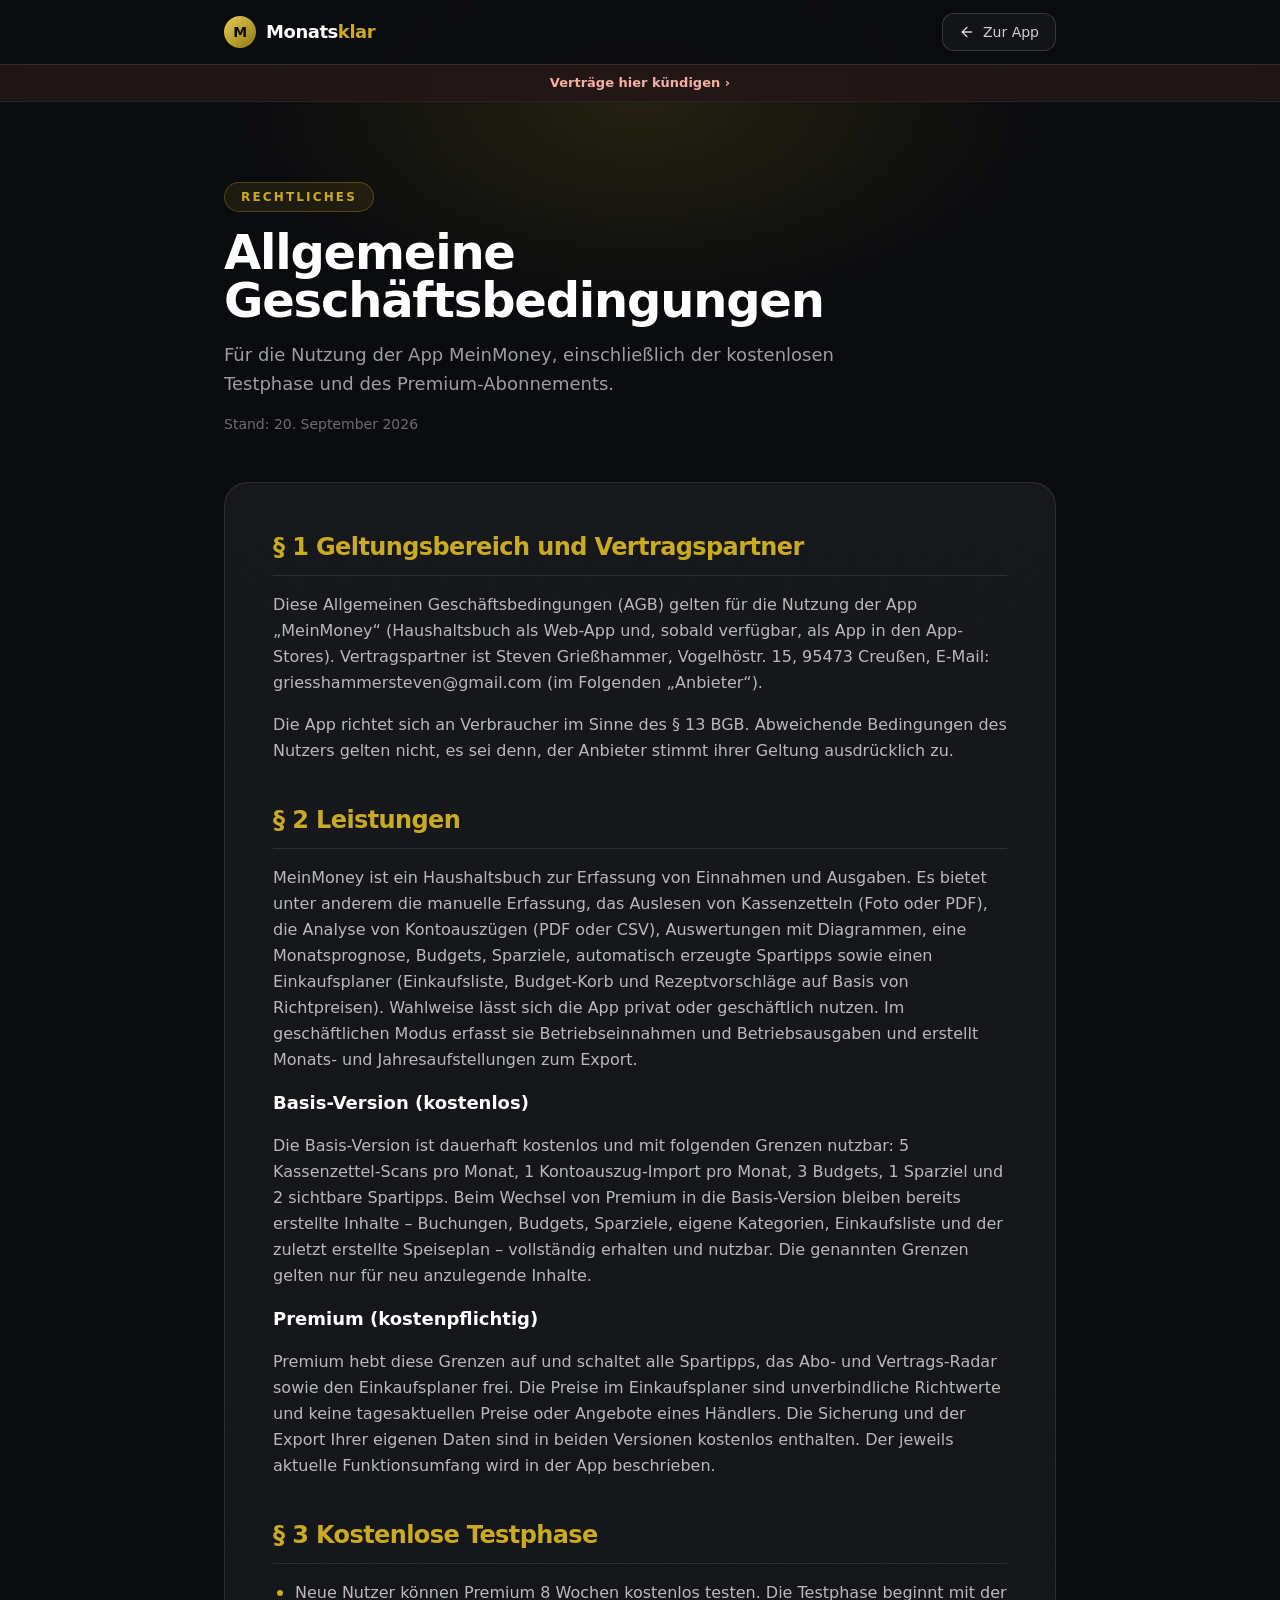
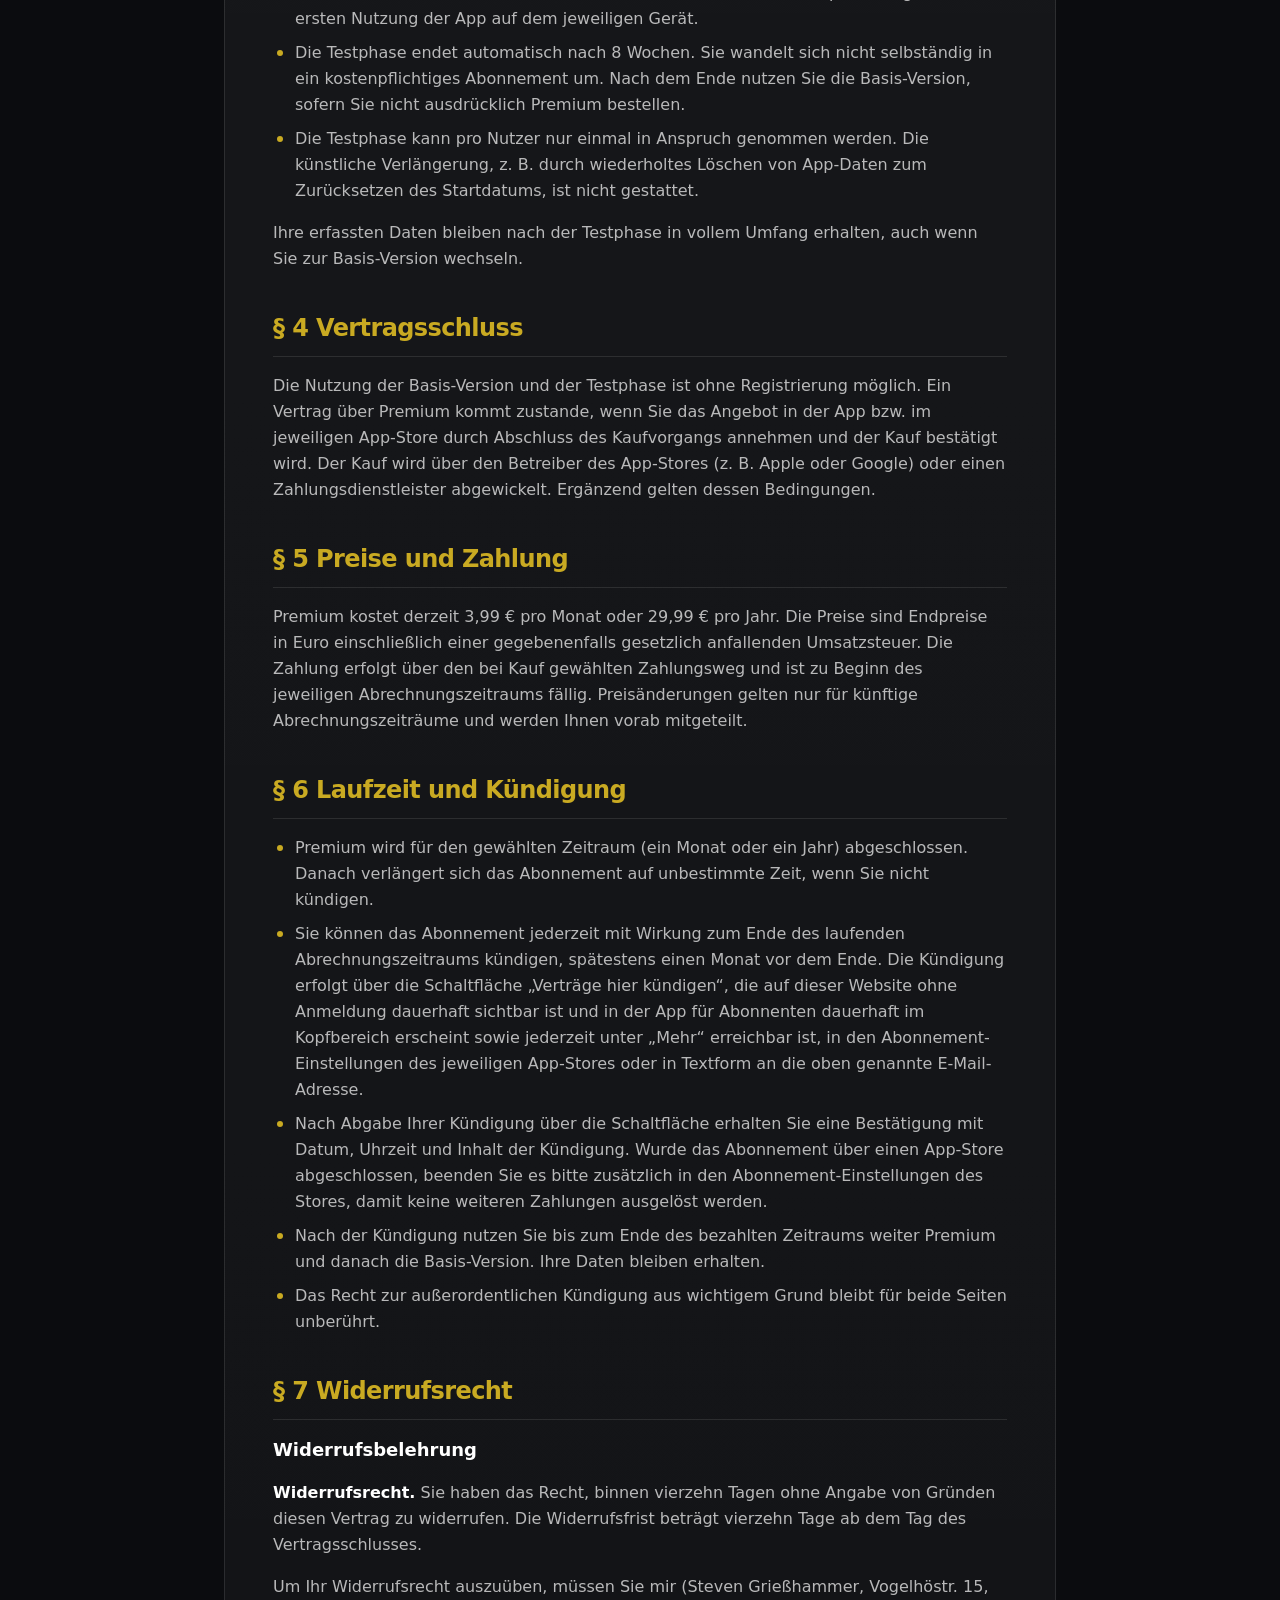
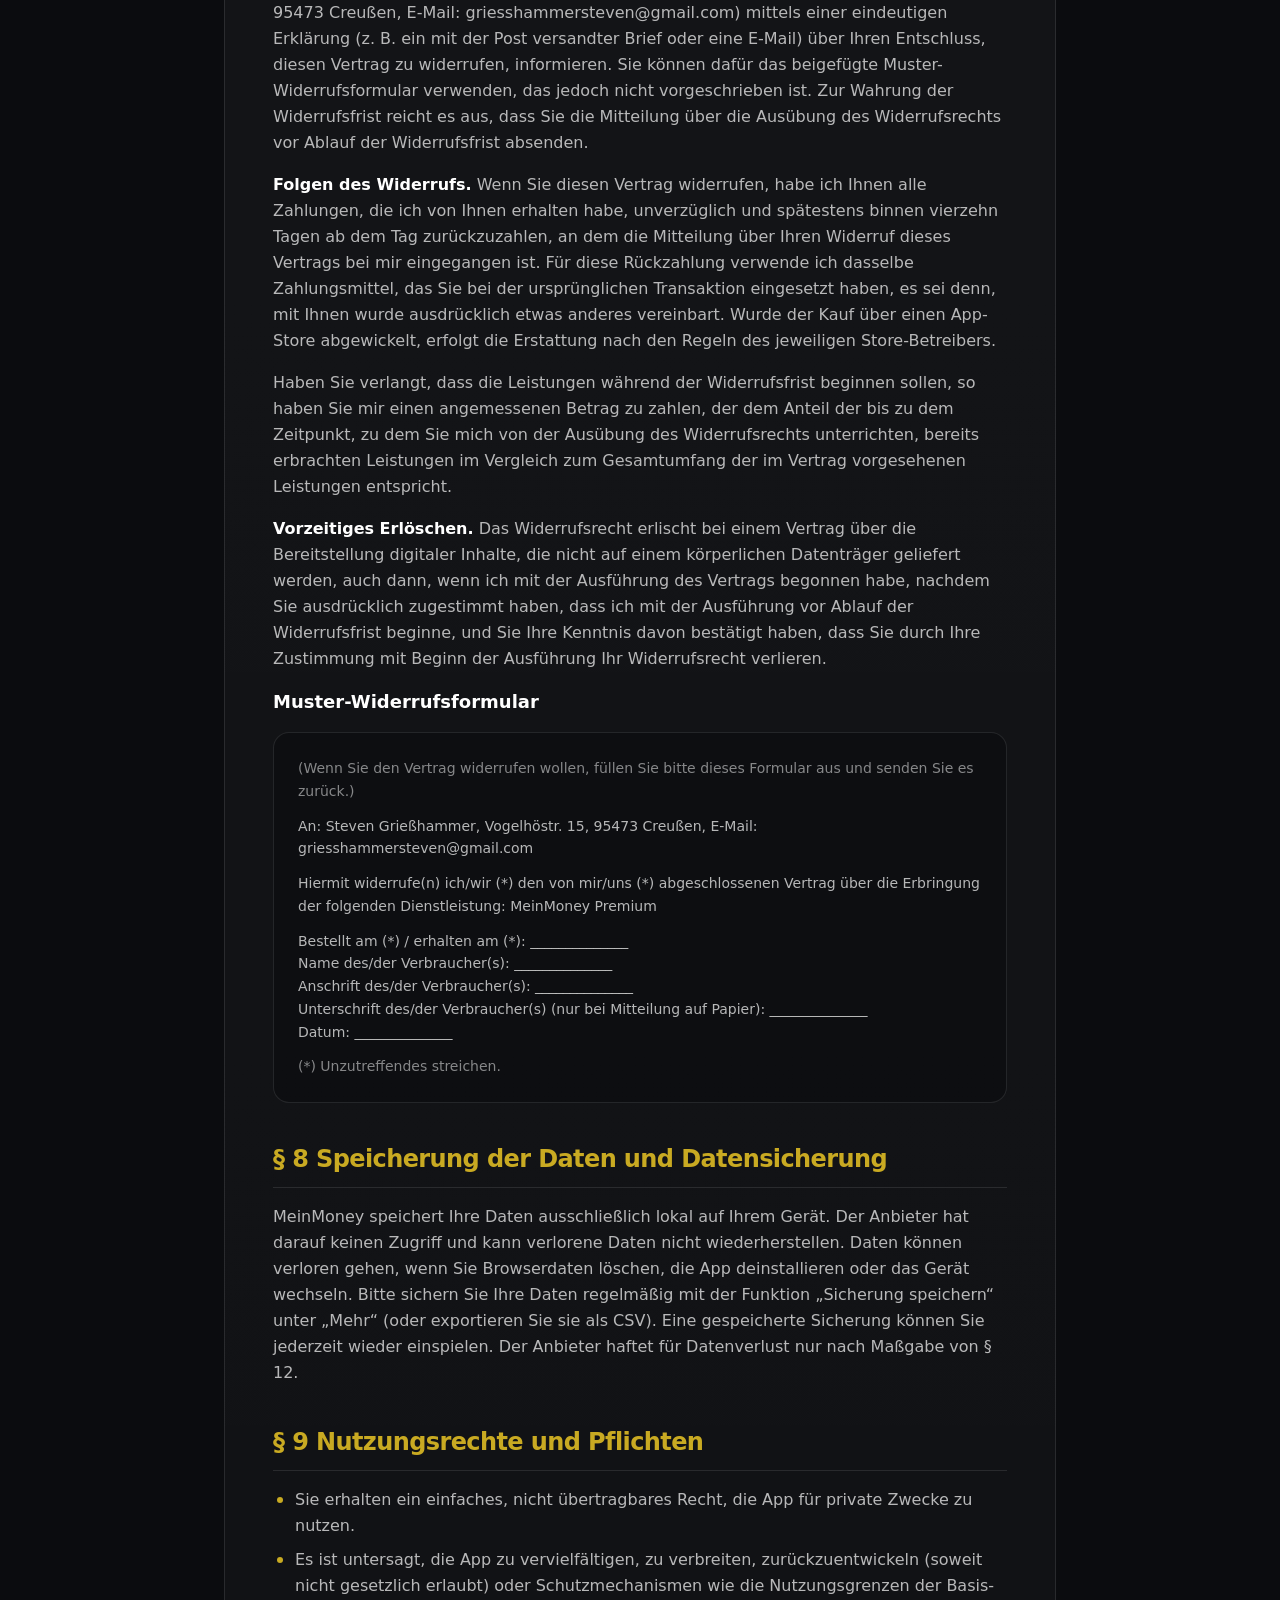
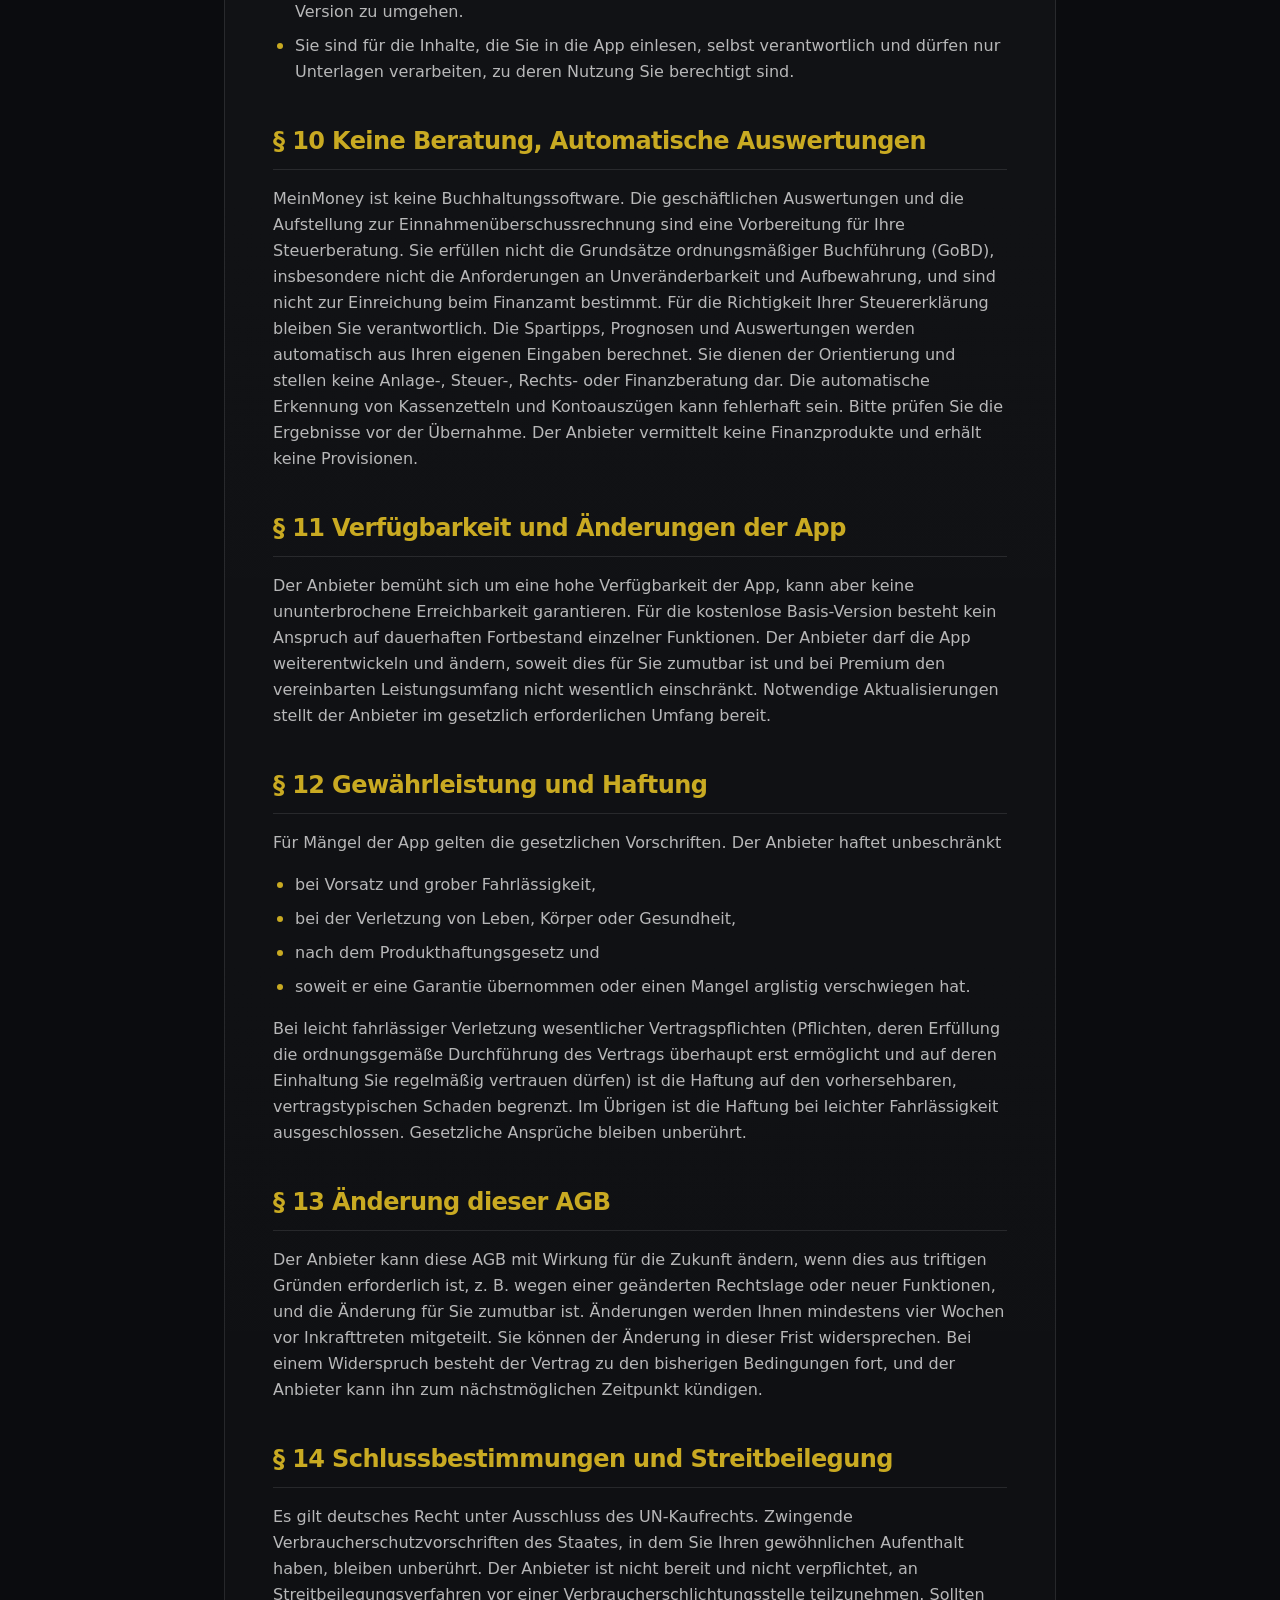
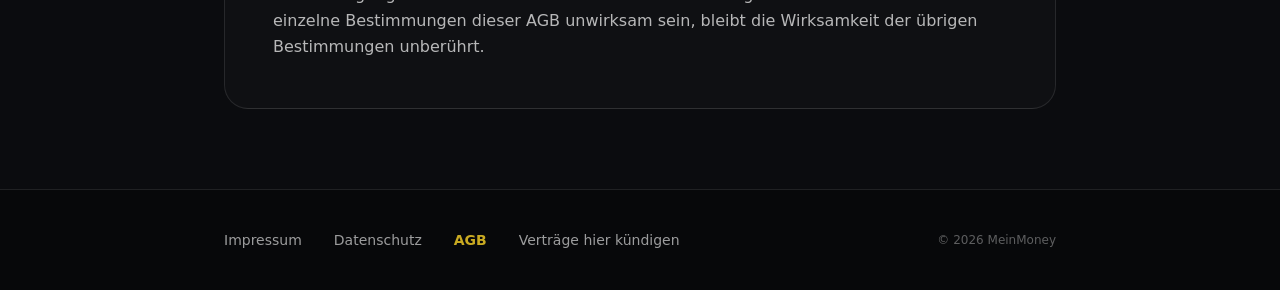
<file: info/agb.html>
﻿<!doctype html>
<html lang="de">
  <head>
    <meta charset="UTF-8" />
    <meta name="viewport" content="width=device-width, initial-scale=1.0" />
    <meta name="theme-color" content="#0B0C0F" />
    <link rel="canonical" href="https://monatsklar.de/info/agb.html" />
    <meta name="robots" content="noindex,follow" />
    <meta property="og:type" content="website" />
    <meta property="og:site_name" content="MeinMoney" />
    <meta property="og:locale" content="de_DE" />
    <meta property="og:url" content="https://monatsklar.de/info/agb.html" />
    <meta property="og:title" content="AGB – MeinMoney" />
    <meta property="og:description" content="Allgemeine Geschäftsbedingungen für die Nutzung von MeinMoney." />
    <meta property="og:image" content="https://monatsklar.de/og.png" />
    <meta property="og:image:width" content="1200" />
    <meta property="og:image:height" content="630" />
    <meta property="og:image:alt" content="MeinMoney – das Haushaltsbuch, das Excel ersetzt" />
    <meta name="twitter:card" content="summary_large_image" />
    <link rel="icon" type="image/png" href="icon-192.png" />
    <title>AGB – MeinMoney</title>
    <script type="module" crossorigin src="./assets/agb-CryhOwgy.js"></script>
    <link rel="modulepreload" crossorigin href="./assets/jsx-runtime-BhuF3npP.js">
    <link rel="modulepreload" crossorigin href="./assets/Legal-DowDbwSD.js">
    <link rel="stylesheet" crossorigin href="./assets/jsx-runtime-Djk-iyUB.css">
  </head>
  <body>
    <div id="root"><div class="min-h-screen bg-ink-900 font-sans text-white"><div class="pointer-events-none fixed inset-0" aria-hidden="true"><div class="absolute left-1/2 top-[-12%] h-[420px] w-[800px] -translate-x-1/2 rounded-full" style="background-image:radial-gradient(closest-side, rgba(201,170,34, 0.14), rgba(201,170,34, 0))"></div></div><header class="sticky top-0 z-20 border-b border-white/10 bg-ink-900/90 backdrop-blur-md"><div class="mx-auto flex h-16 max-w-4xl items-center justify-between px-5 sm:px-8"><a href="../" class="flex items-center gap-2.5 text-lg font-extrabold tracking-tight"><span class="flex h-8 w-8 items-center justify-center rounded-full bg-gradient-to-br from-gold-soft to-gold-deep text-sm font-black text-ink-900">M</span><span>Monats<span class="text-gold">klar</span></span></a><a href="../" class="group inline-flex items-center gap-2 rounded-xl border border-white/15 bg-white/[0.04] px-4 py-2 text-sm font-medium text-white/80 transition-all hover:-translate-y-0.5 hover:border-gold/50 hover:text-gold"><svg xmlns="http://www.w3.org/2000/svg" width="16" height="16" viewBox="0 0 24 24" fill="none" stroke="currentColor" stroke-width="2" stroke-linecap="round" stroke-linejoin="round" class="lucide lucide-arrow-left transition-transform group-hover:-translate-x-1" aria-hidden="true"><path d="m12 19-7-7 7-7"></path><path d="M19 12H5"></path></svg> Zur App</a></div><a href="../#kuendigen" class="block border-t border-white/10 bg-[#E5735C]/10 py-2 text-center text-[13px] font-bold text-[#F5B0A1] transition-colors hover:bg-[#E5735C]/20 hover:text-white">Verträge hier kündigen ›</a></header><main class="relative mx-auto max-w-4xl px-5 py-16 sm:px-8 sm:py-20"><div class="space-y-4"><span class="inline-flex rounded-full border border-gold/30 bg-gold/10 px-4 py-1.5 text-xs font-semibold uppercase tracking-[0.18em] text-gold">Rechtliches</span><h1 class="hyphens-auto break-words text-3xl font-extrabold tracking-tight sm:text-5xl" lang="de">Allgemeine Geschäftsbedingungen</h1><p class="max-w-2xl text-lg leading-relaxed text-white/60">Für die Nutzung der App MeinMoney, einschließlich der kostenlosen Testphase und des Premium-Abonnements.</p><p class="text-sm text-white/40">Stand: <!-- -->20. September 2026</p></div><div class="mt-12 space-y-10 rounded-3xl border border-white/10 bg-gradient-to-b from-white/[0.05] to-white/[0.02] p-8 sm:p-12"><section class="space-y-4"><h2 class="border-b border-white/10 pb-3 text-2xl font-bold tracking-tight text-gold">§ 1 Geltungsbereich und Vertragspartner</h2><p class="leading-relaxed text-white/70">Diese Allgemeinen Geschäftsbedingungen (AGB) gelten für die Nutzung der App „MeinMoney“ (Haushaltsbuch als Web-App und, sobald verfügbar, als App in den App-Stores). Vertragspartner ist <!-- -->Steven Grießhammer<!-- -->, <!-- -->Vogelhöstr. 15<!-- -->, <!-- -->95473 Creußen<!-- -->, E-Mail: <!-- -->griesshammersteven@gmail.com<!-- --> (im Folgenden „Anbieter“).</p><p class="leading-relaxed text-white/70">Die App richtet sich an Verbraucher im Sinne des § 13 BGB. Abweichende Bedingungen des Nutzers gelten nicht, es sei denn, der Anbieter stimmt ihrer Geltung ausdrücklich zu.</p></section><section class="space-y-4"><h2 class="border-b border-white/10 pb-3 text-2xl font-bold tracking-tight text-gold">§ 2 Leistungen</h2><p class="leading-relaxed text-white/70">MeinMoney ist ein Haushaltsbuch zur Erfassung von Einnahmen und Ausgaben. Es bietet unter anderem die manuelle Erfassung, das Auslesen von Kassenzetteln (Foto oder PDF), die Analyse von Kontoauszügen (PDF oder CSV), Auswertungen mit Diagrammen, eine Monatsprognose, Budgets, Sparziele, automatisch erzeugte Spartipps sowie einen Einkaufsplaner (Einkaufsliste, Budget-Korb und Rezeptvorschläge auf Basis von Richtpreisen). Wahlweise lässt sich die App privat oder geschäftlich nutzen. Im geschäftlichen Modus erfasst sie Betriebseinnahmen und Betriebsausgaben und erstellt Monats- und Jahresaufstellungen zum Export.</p><h3 class="mt-6 text-lg font-semibold text-white">Basis-Version (kostenlos)</h3><p class="leading-relaxed text-white/70">Die Basis-Version ist dauerhaft kostenlos und mit folgenden Grenzen nutzbar: 5 Kassenzettel-Scans pro Monat, 1 Kontoauszug-Import pro Monat, 3 Budgets, 1 Sparziel und 2 sichtbare Spartipps. Beim Wechsel von Premium in die Basis-Version bleiben bereits erstellte Inhalte – Buchungen, Budgets, Sparziele, eigene Kategorien, Einkaufsliste und der zuletzt erstellte Speiseplan – vollständig erhalten und nutzbar. Die genannten Grenzen gelten nur für neu anzulegende Inhalte.</p><h3 class="mt-6 text-lg font-semibold text-white">Premium (kostenpflichtig)</h3><p class="leading-relaxed text-white/70">Premium hebt diese Grenzen auf und schaltet alle Spartipps, das Abo- und Vertrags-Radar sowie den Einkaufsplaner frei. Die Preise im Einkaufsplaner sind unverbindliche Richtwerte und keine tagesaktuellen Preise oder Angebote eines Händlers. Die Sicherung und der Export Ihrer eigenen Daten sind in beiden Versionen kostenlos enthalten. Der jeweils aktuelle Funktionsumfang wird in der App beschrieben.</p></section><section class="space-y-4"><h2 class="border-b border-white/10 pb-3 text-2xl font-bold tracking-tight text-gold">§ 3 Kostenlose Testphase</h2><ul class="space-y-2 pl-1 text-white/70"><li class="flex gap-3 leading-relaxed"><span class="mt-2.5 h-1.5 w-1.5 shrink-0 rounded-full bg-gold"></span><span>Neue Nutzer können Premium 8 Wochen kostenlos testen. Die Testphase beginnt mit der ersten Nutzung der App auf dem jeweiligen Gerät.</span></li><li class="flex gap-3 leading-relaxed"><span class="mt-2.5 h-1.5 w-1.5 shrink-0 rounded-full bg-gold"></span><span>Die Testphase endet automatisch nach 8 Wochen. Sie wandelt sich nicht selbständig in ein kostenpflichtiges Abonnement um. Nach dem Ende nutzen Sie die Basis-Version, sofern Sie nicht ausdrücklich Premium bestellen.</span></li><li class="flex gap-3 leading-relaxed"><span class="mt-2.5 h-1.5 w-1.5 shrink-0 rounded-full bg-gold"></span><span>Die Testphase kann pro Nutzer nur einmal in Anspruch genommen werden. Die künstliche Verlängerung, z. B. durch wiederholtes Löschen von App-Daten zum Zurücksetzen des Startdatums, ist nicht gestattet.</span></li></ul><p class="leading-relaxed text-white/70">Ihre erfassten Daten bleiben nach der Testphase in vollem Umfang erhalten, auch wenn Sie zur Basis-Version wechseln.</p></section><section class="space-y-4"><h2 class="border-b border-white/10 pb-3 text-2xl font-bold tracking-tight text-gold">§ 4 Vertragsschluss</h2><p class="leading-relaxed text-white/70">Die Nutzung der Basis-Version und der Testphase ist ohne Registrierung möglich. Ein Vertrag über Premium kommt zustande, wenn Sie das Angebot in der App bzw. im jeweiligen App-Store durch Abschluss des Kaufvorgangs annehmen und der Kauf bestätigt wird. Der Kauf wird über den Betreiber des App-Stores (z. B. Apple oder Google) oder einen Zahlungsdienstleister abgewickelt. Ergänzend gelten dessen Bedingungen.</p></section><section class="space-y-4"><h2 class="border-b border-white/10 pb-3 text-2xl font-bold tracking-tight text-gold">§ 5 Preise und Zahlung</h2><p class="leading-relaxed text-white/70">Premium kostet derzeit 3,99 € pro Monat oder 29,99 € pro Jahr. Die Preise sind Endpreise in Euro einschließlich einer gegebenenfalls gesetzlich anfallenden Umsatzsteuer. Die Zahlung erfolgt über den bei Kauf gewählten Zahlungsweg und ist zu Beginn des jeweiligen Abrechnungszeitraums fällig. Preisänderungen gelten nur für künftige Abrechnungszeiträume und werden Ihnen vorab mitgeteilt.</p></section><section class="space-y-4"><h2 class="border-b border-white/10 pb-3 text-2xl font-bold tracking-tight text-gold">§ 6 Laufzeit und Kündigung</h2><ul class="space-y-2 pl-1 text-white/70"><li class="flex gap-3 leading-relaxed"><span class="mt-2.5 h-1.5 w-1.5 shrink-0 rounded-full bg-gold"></span><span>Premium wird für den gewählten Zeitraum (ein Monat oder ein Jahr) abgeschlossen. Danach verlängert sich das Abonnement auf unbestimmte Zeit, wenn Sie nicht kündigen.</span></li><li class="flex gap-3 leading-relaxed"><span class="mt-2.5 h-1.5 w-1.5 shrink-0 rounded-full bg-gold"></span><span>Sie können das Abonnement jederzeit mit Wirkung zum Ende des laufenden Abrechnungszeitraums kündigen, spätestens einen Monat vor dem Ende. Die Kündigung erfolgt über die Schaltfläche „Verträge hier kündigen“, die auf dieser Website ohne Anmeldung dauerhaft sichtbar ist und in der App für Abonnenten dauerhaft im Kopfbereich erscheint sowie jederzeit unter „Mehr“ erreichbar ist, in den Abonnement-Einstellungen des jeweiligen App-Stores oder in Textform an die oben genannte E-Mail-Adresse.</span></li><li class="flex gap-3 leading-relaxed"><span class="mt-2.5 h-1.5 w-1.5 shrink-0 rounded-full bg-gold"></span><span>Nach Abgabe Ihrer Kündigung über die Schaltfläche erhalten Sie eine Bestätigung mit Datum, Uhrzeit und Inhalt der Kündigung. Wurde das Abonnement über einen App-Store abgeschlossen, beenden Sie es bitte zusätzlich in den Abonnement-Einstellungen des Stores, damit keine weiteren Zahlungen ausgelöst werden.</span></li><li class="flex gap-3 leading-relaxed"><span class="mt-2.5 h-1.5 w-1.5 shrink-0 rounded-full bg-gold"></span><span>Nach der Kündigung nutzen Sie bis zum Ende des bezahlten Zeitraums weiter Premium und danach die Basis-Version. Ihre Daten bleiben erhalten.</span></li><li class="flex gap-3 leading-relaxed"><span class="mt-2.5 h-1.5 w-1.5 shrink-0 rounded-full bg-gold"></span><span>Das Recht zur außerordentlichen Kündigung aus wichtigem Grund bleibt für beide Seiten unberührt.</span></li></ul></section><section class="space-y-4"><h2 class="border-b border-white/10 pb-3 text-2xl font-bold tracking-tight text-gold">§ 7 Widerrufsrecht</h2><h3 class="mt-6 text-lg font-semibold text-white">Widerrufsbelehrung</h3><p class="leading-relaxed text-white/70"><b class="text-white">Widerrufsrecht.</b> Sie haben das Recht, binnen vierzehn Tagen ohne Angabe von Gründen diesen Vertrag zu widerrufen. Die Widerrufsfrist beträgt vierzehn Tage ab dem Tag des Vertragsschlusses.</p><p class="leading-relaxed text-white/70">Um Ihr Widerrufsrecht auszuüben, müssen Sie mir (<!-- -->Steven Grießhammer<!-- -->, <!-- -->Vogelhöstr. 15<!-- -->, <!-- -->95473 Creußen<!-- -->, E-Mail: <!-- -->griesshammersteven@gmail.com<!-- -->) mittels einer eindeutigen Erklärung (z. B. ein mit der Post versandter Brief oder eine E-Mail) über Ihren Entschluss, diesen Vertrag zu widerrufen, informieren. Sie können dafür das beigefügte Muster-Widerrufsformular verwenden, das jedoch nicht vorgeschrieben ist. Zur Wahrung der Widerrufsfrist reicht es aus, dass Sie die Mitteilung über die Ausübung des Widerrufsrechts vor Ablauf der Widerrufsfrist absenden.</p><p class="leading-relaxed text-white/70"><b class="text-white">Folgen des Widerrufs.</b> Wenn Sie diesen Vertrag widerrufen, habe ich Ihnen alle Zahlungen, die ich von Ihnen erhalten habe, unverzüglich und spätestens binnen vierzehn Tagen ab dem Tag zurückzuzahlen, an dem die Mitteilung über Ihren Widerruf dieses Vertrags bei mir eingegangen ist. Für diese Rückzahlung verwende ich dasselbe Zahlungsmittel, das Sie bei der ursprünglichen Transaktion eingesetzt haben, es sei denn, mit Ihnen wurde ausdrücklich etwas anderes vereinbart. Wurde der Kauf über einen App-Store abgewickelt, erfolgt die Erstattung nach den Regeln des jeweiligen Store-Betreibers.</p><p class="leading-relaxed text-white/70">Haben Sie verlangt, dass die Leistungen während der Widerrufsfrist beginnen sollen, so haben Sie mir einen angemessenen Betrag zu zahlen, der dem Anteil der bis zu dem Zeitpunkt, zu dem Sie mich von der Ausübung des Widerrufsrechts unterrichten, bereits erbrachten Leistungen im Vergleich zum Gesamtumfang der im Vertrag vorgesehenen Leistungen entspricht.</p><p class="leading-relaxed text-white/70"><b class="text-white">Vorzeitiges Erlöschen.</b> Das Widerrufsrecht erlischt bei einem Vertrag über die Bereitstellung digitaler Inhalte, die nicht auf einem körperlichen Datenträger geliefert werden, auch dann, wenn ich mit der Ausführung des Vertrags begonnen habe, nachdem Sie ausdrücklich zugestimmt haben, dass ich mit der Ausführung vor Ablauf der Widerrufsfrist beginne, und Sie Ihre Kenntnis davon bestätigt haben, dass Sie durch Ihre Zustimmung mit Beginn der Ausführung Ihr Widerrufsrecht verlieren.</p><h3 class="mt-6 text-lg font-semibold text-white">Muster-Widerrufsformular</h3><div class="rounded-2xl border border-white/10 bg-ink-900/60 p-6 text-sm leading-relaxed text-white/70"><p class="mb-3 text-white/50">(Wenn Sie den Vertrag widerrufen wollen, füllen Sie bitte dieses Formular aus und senden Sie es zurück.)</p><p>An: <!-- -->Steven Grießhammer<!-- -->, <!-- -->Vogelhöstr. 15<!-- -->, <!-- -->95473 Creußen<!-- -->, E-Mail: <!-- -->griesshammersteven@gmail.com</p><p class="mt-3">Hiermit widerrufe(n) ich/wir (*) den von mir/uns (*) abgeschlossenen Vertrag über die Erbringung der folgenden Dienstleistung: MeinMoney Premium</p><p class="mt-3">Bestellt am (*) / erhalten am (*): ______________</p><p>Name des/der Verbraucher(s): ______________</p><p>Anschrift des/der Verbraucher(s): ______________</p><p>Unterschrift des/der Verbraucher(s) (nur bei Mitteilung auf Papier): ______________</p><p>Datum: ______________</p><p class="mt-3 text-white/50">(*) Unzutreffendes streichen.</p></div></section><section class="space-y-4"><h2 class="border-b border-white/10 pb-3 text-2xl font-bold tracking-tight text-gold">§ 8 Speicherung der Daten und Datensicherung</h2><p class="leading-relaxed text-white/70">MeinMoney speichert Ihre Daten ausschließlich lokal auf Ihrem Gerät. Der Anbieter hat darauf keinen Zugriff und kann verlorene Daten nicht wiederherstellen. Daten können verloren gehen, wenn Sie Browserdaten löschen, die App deinstallieren oder das Gerät wechseln. Bitte sichern Sie Ihre Daten regelmäßig mit der Funktion „Sicherung speichern“ unter „Mehr“ (oder exportieren Sie sie als CSV). Eine gespeicherte Sicherung können Sie jederzeit wieder einspielen. Der Anbieter haftet für Datenverlust nur nach Maßgabe von § 12.</p></section><section class="space-y-4"><h2 class="border-b border-white/10 pb-3 text-2xl font-bold tracking-tight text-gold">§ 9 Nutzungsrechte und Pflichten</h2><ul class="space-y-2 pl-1 text-white/70"><li class="flex gap-3 leading-relaxed"><span class="mt-2.5 h-1.5 w-1.5 shrink-0 rounded-full bg-gold"></span><span>Sie erhalten ein einfaches, nicht übertragbares Recht, die App für private Zwecke zu nutzen.</span></li><li class="flex gap-3 leading-relaxed"><span class="mt-2.5 h-1.5 w-1.5 shrink-0 rounded-full bg-gold"></span><span>Es ist untersagt, die App zu vervielfältigen, zu verbreiten, zurückzuentwickeln (soweit nicht gesetzlich erlaubt) oder Schutzmechanismen wie die Nutzungsgrenzen der Basis-Version zu umgehen.</span></li><li class="flex gap-3 leading-relaxed"><span class="mt-2.5 h-1.5 w-1.5 shrink-0 rounded-full bg-gold"></span><span>Sie sind für die Inhalte, die Sie in die App einlesen, selbst verantwortlich und dürfen nur Unterlagen verarbeiten, zu deren Nutzung Sie berechtigt sind.</span></li></ul></section><section class="space-y-4"><h2 class="border-b border-white/10 pb-3 text-2xl font-bold tracking-tight text-gold">§ 10 Keine Beratung, Automatische Auswertungen</h2><p class="leading-relaxed text-white/70">MeinMoney ist keine Buchhaltungssoftware. Die geschäftlichen Auswertungen und die Aufstellung zur Einnahmenüberschussrechnung sind eine Vorbereitung für Ihre Steuerberatung. Sie erfüllen nicht die Grundsätze ordnungsmäßiger Buchführung (GoBD), insbesondere nicht die Anforderungen an Unveränderbarkeit und Aufbewahrung, und sind nicht zur Einreichung beim Finanzamt bestimmt. Für die Richtigkeit Ihrer Steuererklärung bleiben Sie verantwortlich. Die Spartipps, Prognosen und Auswertungen werden automatisch aus Ihren eigenen Eingaben berechnet. Sie dienen der Orientierung und stellen keine Anlage-, Steuer-, Rechts- oder Finanzberatung dar. Die automatische Erkennung von Kassenzetteln und Kontoauszügen kann fehlerhaft sein. Bitte prüfen Sie die Ergebnisse vor der Übernahme. Der Anbieter vermittelt keine Finanzprodukte und erhält keine Provisionen.</p></section><section class="space-y-4"><h2 class="border-b border-white/10 pb-3 text-2xl font-bold tracking-tight text-gold">§ 11 Verfügbarkeit und Änderungen der App</h2><p class="leading-relaxed text-white/70">Der Anbieter bemüht sich um eine hohe Verfügbarkeit der App, kann aber keine ununterbrochene Erreichbarkeit garantieren. Für die kostenlose Basis-Version besteht kein Anspruch auf dauerhaften Fortbestand einzelner Funktionen. Der Anbieter darf die App weiterentwickeln und ändern, soweit dies für Sie zumutbar ist und bei Premium den vereinbarten Leistungsumfang nicht wesentlich einschränkt. Notwendige Aktualisierungen stellt der Anbieter im gesetzlich erforderlichen Umfang bereit.</p></section><section class="space-y-4"><h2 class="border-b border-white/10 pb-3 text-2xl font-bold tracking-tight text-gold">§ 12 Gewährleistung und Haftung</h2><p class="leading-relaxed text-white/70">Für Mängel der App gelten die gesetzlichen Vorschriften. Der Anbieter haftet unbeschränkt</p><ul class="space-y-2 pl-1 text-white/70"><li class="flex gap-3 leading-relaxed"><span class="mt-2.5 h-1.5 w-1.5 shrink-0 rounded-full bg-gold"></span><span>bei Vorsatz und grober Fahrlässigkeit,</span></li><li class="flex gap-3 leading-relaxed"><span class="mt-2.5 h-1.5 w-1.5 shrink-0 rounded-full bg-gold"></span><span>bei der Verletzung von Leben, Körper oder Gesundheit,</span></li><li class="flex gap-3 leading-relaxed"><span class="mt-2.5 h-1.5 w-1.5 shrink-0 rounded-full bg-gold"></span><span>nach dem Produkthaftungsgesetz und</span></li><li class="flex gap-3 leading-relaxed"><span class="mt-2.5 h-1.5 w-1.5 shrink-0 rounded-full bg-gold"></span><span>soweit er eine Garantie übernommen oder einen Mangel arglistig verschwiegen hat.</span></li></ul><p class="leading-relaxed text-white/70">Bei leicht fahrlässiger Verletzung wesentlicher Vertragspflichten (Pflichten, deren Erfüllung die ordnungsgemäße Durchführung des Vertrags überhaupt erst ermöglicht und auf deren Einhaltung Sie regelmäßig vertrauen dürfen) ist die Haftung auf den vorhersehbaren, vertragstypischen Schaden begrenzt. Im Übrigen ist die Haftung bei leichter Fahrlässigkeit ausgeschlossen. Gesetzliche Ansprüche bleiben unberührt.</p></section><section class="space-y-4"><h2 class="border-b border-white/10 pb-3 text-2xl font-bold tracking-tight text-gold">§ 13 Änderung dieser AGB</h2><p class="leading-relaxed text-white/70">Der Anbieter kann diese AGB mit Wirkung für die Zukunft ändern, wenn dies aus triftigen Gründen erforderlich ist, z. B. wegen einer geänderten Rechtslage oder neuer Funktionen, und die Änderung für Sie zumutbar ist. Änderungen werden Ihnen mindestens vier Wochen vor Inkrafttreten mitgeteilt. Sie können der Änderung in dieser Frist widersprechen. Bei einem Widerspruch besteht der Vertrag zu den bisherigen Bedingungen fort, und der Anbieter kann ihn zum nächstmöglichen Zeitpunkt kündigen.</p></section><section class="space-y-4"><h2 class="border-b border-white/10 pb-3 text-2xl font-bold tracking-tight text-gold">§ 14 Schlussbestimmungen und Streitbeilegung</h2><p class="leading-relaxed text-white/70">Es gilt deutsches Recht unter Ausschluss des UN-Kaufrechts. Zwingende Verbraucherschutzvorschriften des Staates, in dem Sie Ihren gewöhnlichen Aufenthalt haben, bleiben unberührt. Der Anbieter ist nicht bereit und nicht verpflichtet, an Streitbeilegungsverfahren vor einer Verbraucherschlichtungsstelle teilzunehmen. Sollten einzelne Bestimmungen dieser AGB unwirksam sein, bleibt die Wirksamkeit der übrigen Bestimmungen unberührt.</p></section></div></main><footer class="relative border-t border-white/10 bg-ink-950"><div class="mx-auto flex max-w-4xl flex-col items-center gap-4 px-5 py-10 sm:px-8 md:flex-row md:justify-between"><nav class="flex flex-wrap justify-center gap-x-8 gap-y-2 text-sm" aria-label="Rechtliches"><a href="impressum.html" class="transition-colors hover:text-gold text-white/60">Impressum</a><a href="datenschutz.html" class="transition-colors hover:text-gold text-white/60">Datenschutz</a><a href="agb.html" aria-current="page" class="transition-colors hover:text-gold font-semibold text-gold">AGB</a><a href="../#kuendigen" class="transition-colors hover:text-gold text-white/60">Verträge hier kündigen</a></nav><p class="text-xs text-white/35">© 2026 MeinMoney</p></div></footer></div></div>
  </body>
</html>
</file>
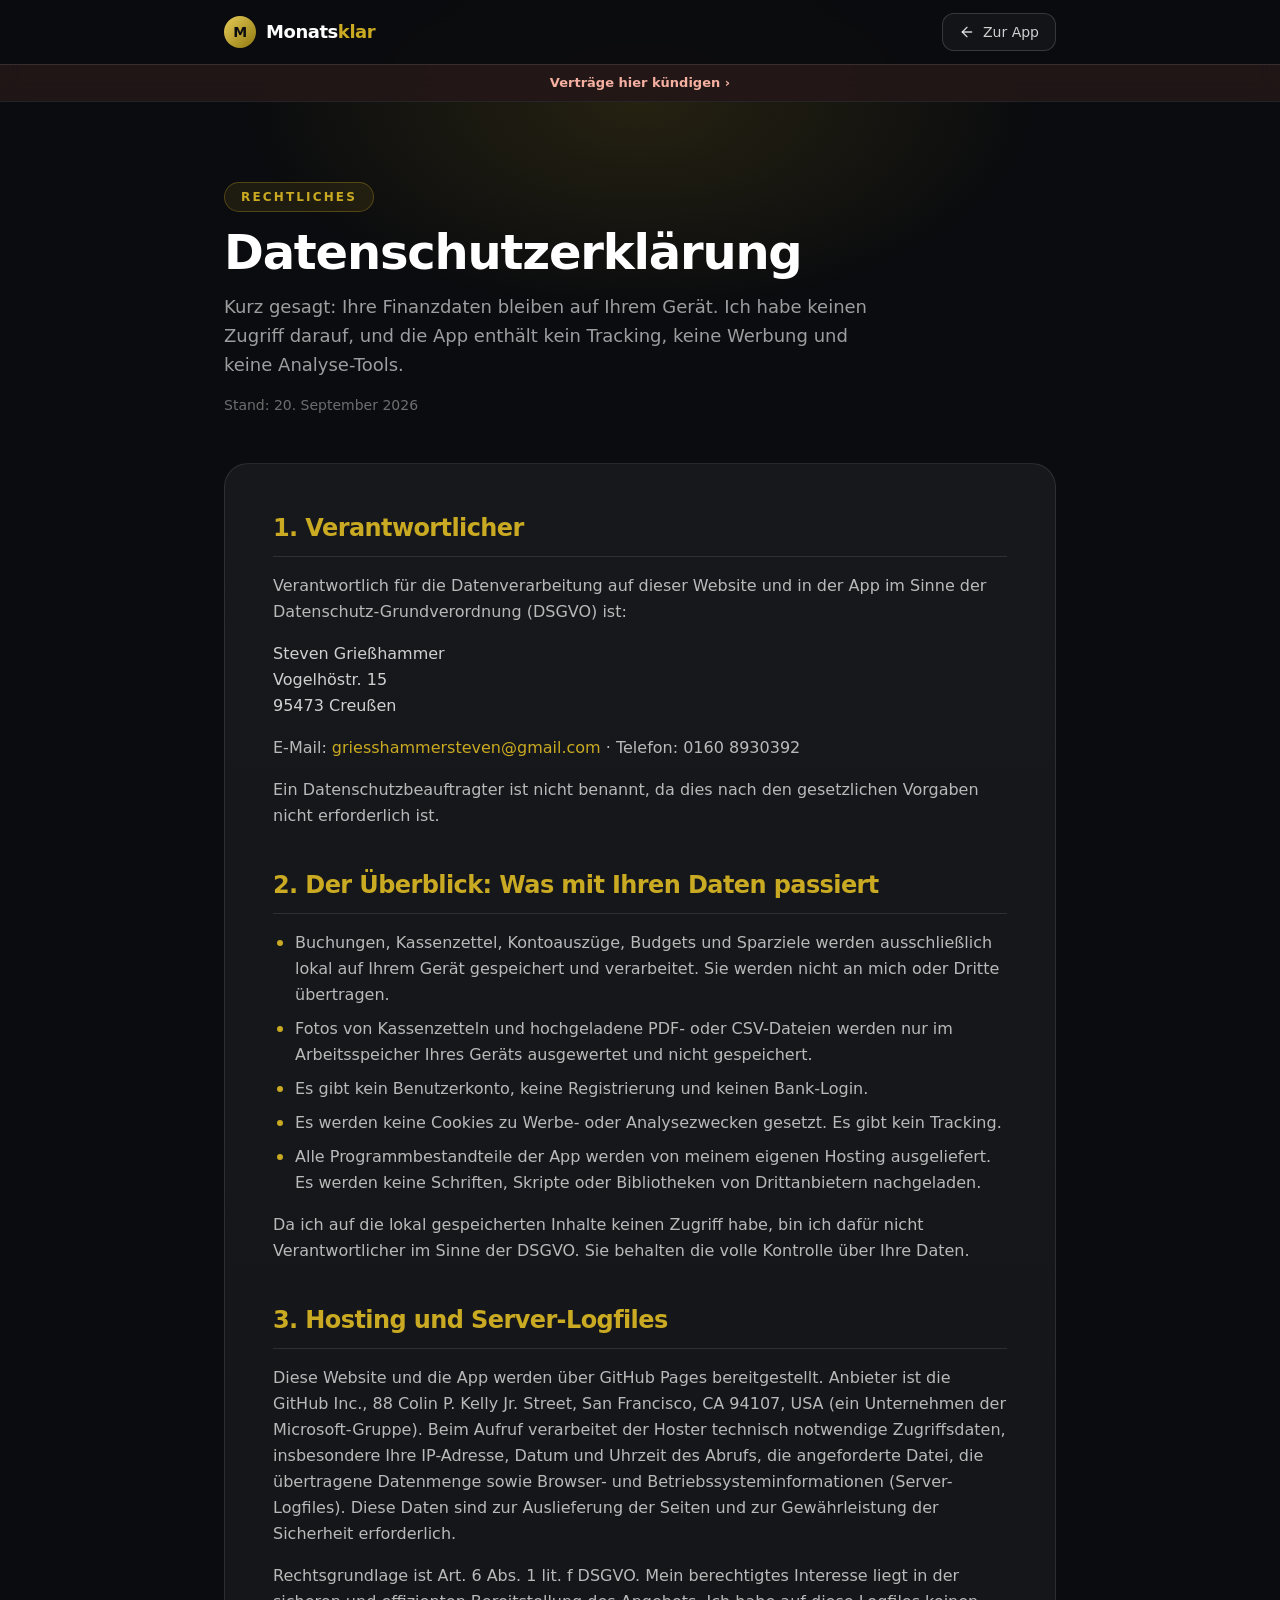
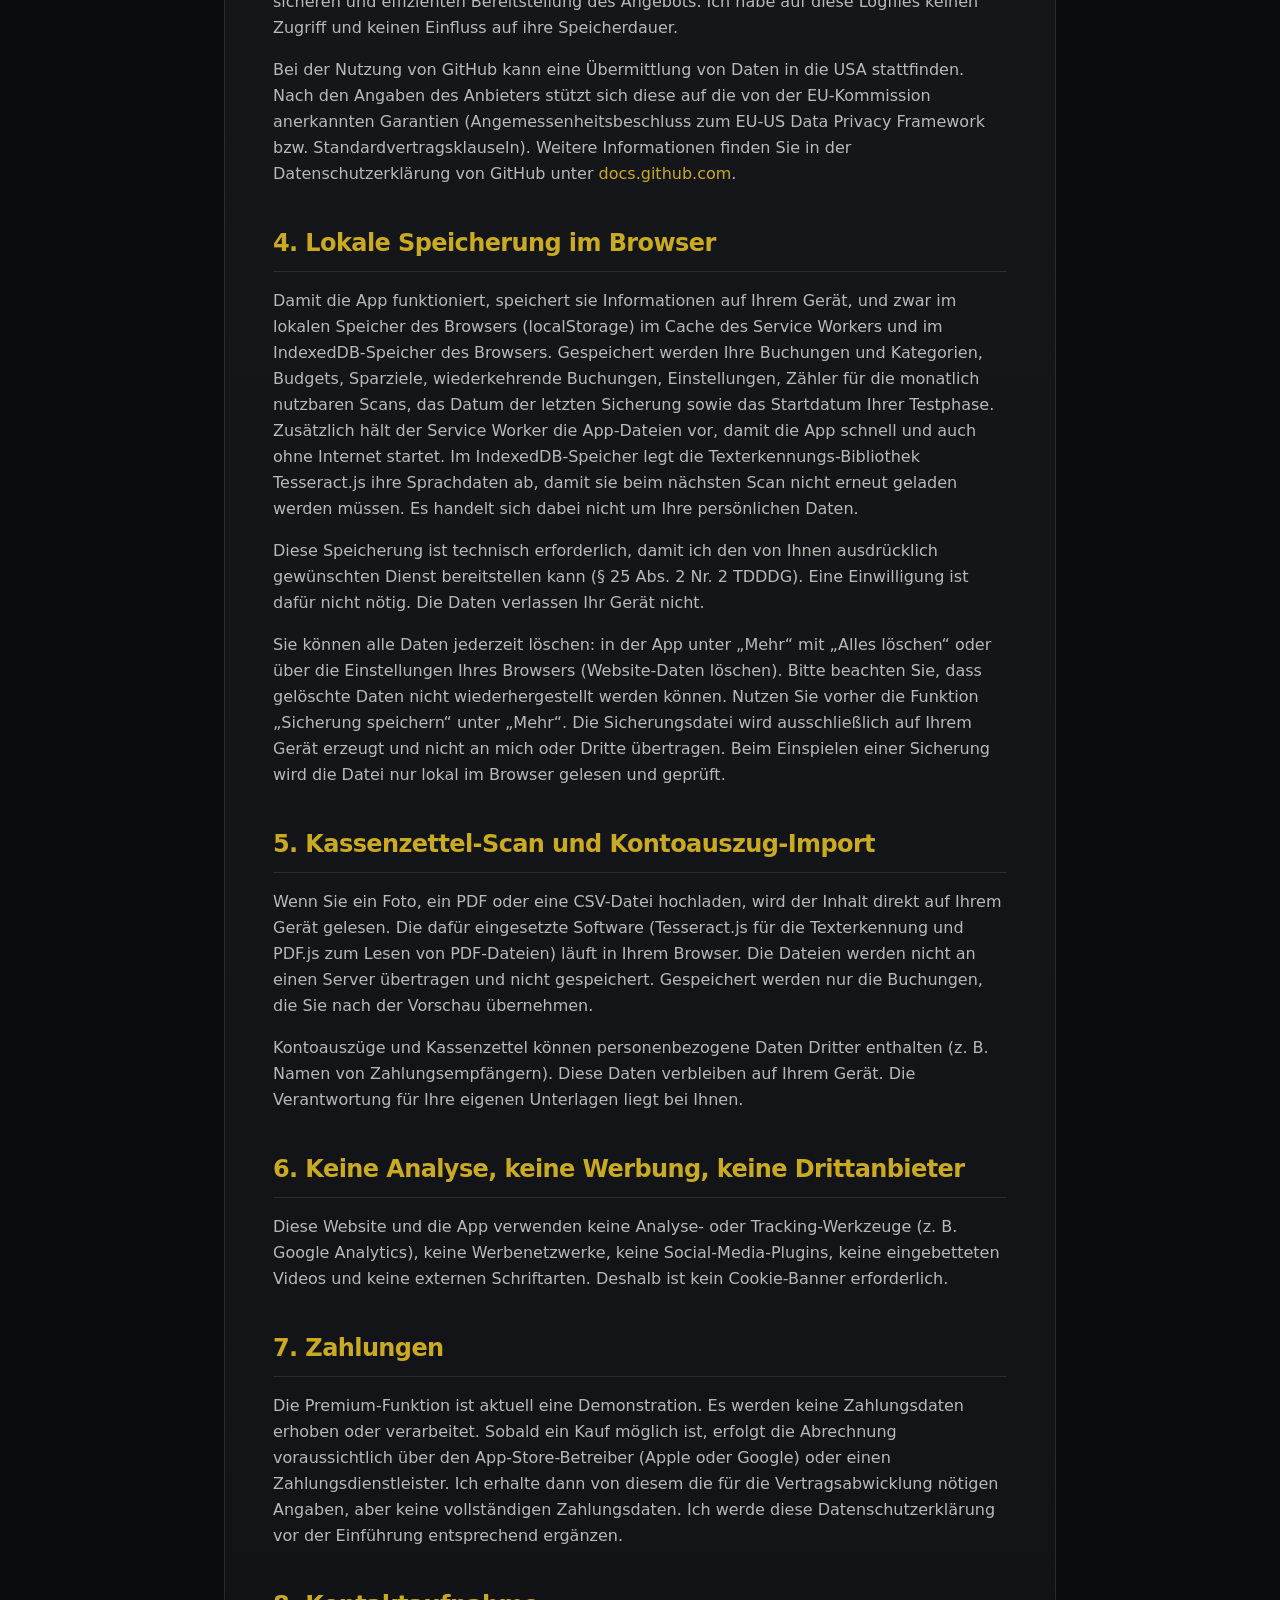
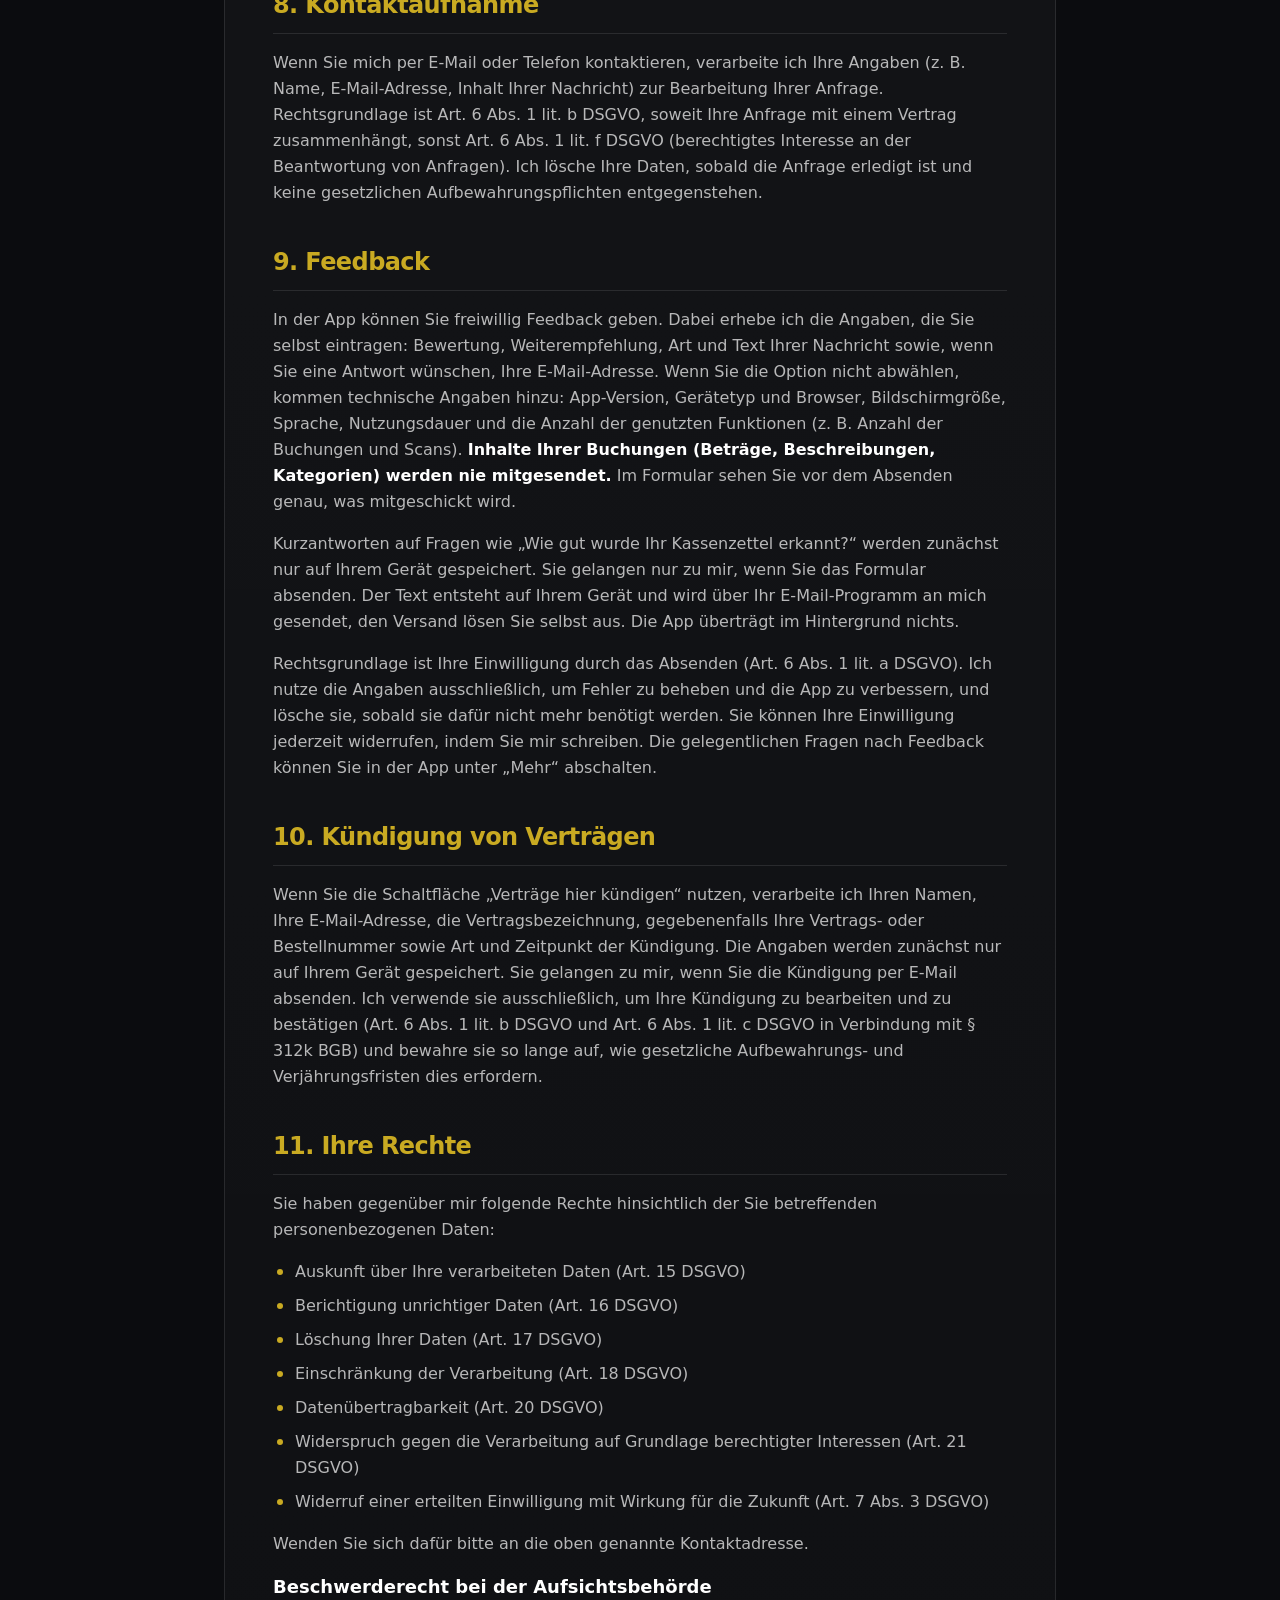
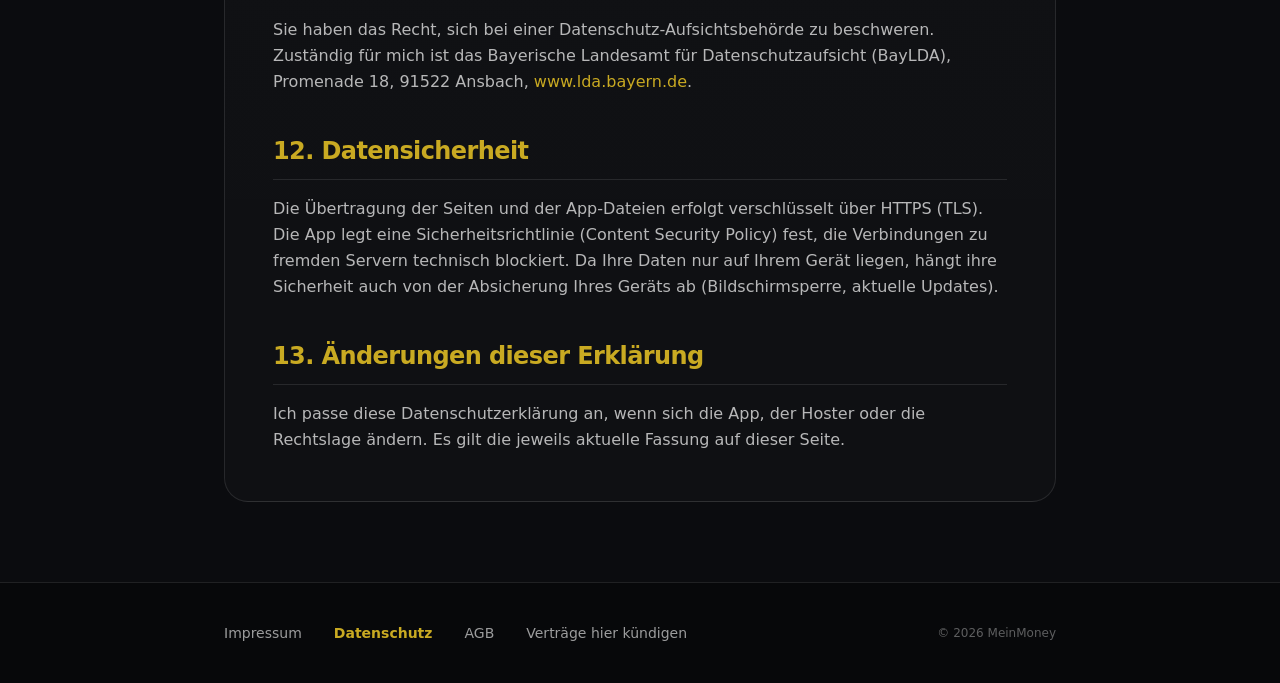
<file: info/datenschutz.html>
﻿<!doctype html>
<html lang="de">
  <head>
    <meta charset="UTF-8" />
    <meta name="viewport" content="width=device-width, initial-scale=1.0" />
    <meta name="theme-color" content="#0B0C0F" />
    <link rel="canonical" href="https://monatsklar.de/info/datenschutz.html" />
    <meta name="robots" content="noindex,follow" />
    <meta property="og:type" content="website" />
    <meta property="og:site_name" content="MeinMoney" />
    <meta property="og:locale" content="de_DE" />
    <meta property="og:url" content="https://monatsklar.de/info/datenschutz.html" />
    <meta property="og:title" content="Datenschutz – MeinMoney" />
    <meta property="og:description" content="Wie MeinMoney mit Ihren Daten umgeht: alles bleibt auf Ihrem Gerät." />
    <meta property="og:image" content="https://monatsklar.de/og.png" />
    <meta property="og:image:width" content="1200" />
    <meta property="og:image:height" content="630" />
    <meta property="og:image:alt" content="MeinMoney – das Haushaltsbuch, das Excel ersetzt" />
    <meta name="twitter:card" content="summary_large_image" />
    <link rel="icon" type="image/png" href="icon-192.png" />
    <title>Datenschutz – MeinMoney</title>
    <script type="module" crossorigin src="./assets/datenschutz-C5idwmQO.js"></script>
    <link rel="modulepreload" crossorigin href="./assets/jsx-runtime-BhuF3npP.js">
    <link rel="modulepreload" crossorigin href="./assets/Legal-DowDbwSD.js">
    <link rel="stylesheet" crossorigin href="./assets/jsx-runtime-Djk-iyUB.css">
  </head>
  <body>
    <div id="root"><div class="min-h-screen bg-ink-900 font-sans text-white"><div class="pointer-events-none fixed inset-0" aria-hidden="true"><div class="absolute left-1/2 top-[-12%] h-[420px] w-[800px] -translate-x-1/2 rounded-full" style="background-image:radial-gradient(closest-side, rgba(201,170,34, 0.14), rgba(201,170,34, 0))"></div></div><header class="sticky top-0 z-20 border-b border-white/10 bg-ink-900/90 backdrop-blur-md"><div class="mx-auto flex h-16 max-w-4xl items-center justify-between px-5 sm:px-8"><a href="../" class="flex items-center gap-2.5 text-lg font-extrabold tracking-tight"><span class="flex h-8 w-8 items-center justify-center rounded-full bg-gradient-to-br from-gold-soft to-gold-deep text-sm font-black text-ink-900">M</span><span>Monats<span class="text-gold">klar</span></span></a><a href="../" class="group inline-flex items-center gap-2 rounded-xl border border-white/15 bg-white/[0.04] px-4 py-2 text-sm font-medium text-white/80 transition-all hover:-translate-y-0.5 hover:border-gold/50 hover:text-gold"><svg xmlns="http://www.w3.org/2000/svg" width="16" height="16" viewBox="0 0 24 24" fill="none" stroke="currentColor" stroke-width="2" stroke-linecap="round" stroke-linejoin="round" class="lucide lucide-arrow-left transition-transform group-hover:-translate-x-1" aria-hidden="true"><path d="m12 19-7-7 7-7"></path><path d="M19 12H5"></path></svg> Zur App</a></div><a href="../#kuendigen" class="block border-t border-white/10 bg-[#E5735C]/10 py-2 text-center text-[13px] font-bold text-[#F5B0A1] transition-colors hover:bg-[#E5735C]/20 hover:text-white">Verträge hier kündigen ›</a></header><main class="relative mx-auto max-w-4xl px-5 py-16 sm:px-8 sm:py-20"><div class="space-y-4"><span class="inline-flex rounded-full border border-gold/30 bg-gold/10 px-4 py-1.5 text-xs font-semibold uppercase tracking-[0.18em] text-gold">Rechtliches</span><h1 class="hyphens-auto break-words text-3xl font-extrabold tracking-tight sm:text-5xl" lang="de">Datenschutzerklärung</h1><p class="max-w-2xl text-lg leading-relaxed text-white/60">Kurz gesagt: Ihre Finanzdaten bleiben auf Ihrem Gerät. Ich habe keinen Zugriff darauf, und die App enthält kein Tracking, keine Werbung und keine Analyse-Tools.</p><p class="text-sm text-white/40">Stand: <!-- -->20. September 2026</p></div><div class="mt-12 space-y-10 rounded-3xl border border-white/10 bg-gradient-to-b from-white/[0.05] to-white/[0.02] p-8 sm:p-12"><section class="space-y-4"><h2 class="border-b border-white/10 pb-3 text-2xl font-bold tracking-tight text-gold">1. Verantwortlicher</h2><p class="leading-relaxed text-white/70">Verantwortlich für die Datenverarbeitung auf dieser Website und in der App im Sinne der Datenschutz-Grundverordnung (DSGVO) ist:</p><address class="not-italic leading-relaxed text-white/80">Steven Grießhammer<br/>Vogelhöstr. 15<br/>95473 Creußen</address><p class="leading-relaxed text-white/70">E-Mail: <a class="text-gold underline-offset-4 hover:underline" href="mailto:griesshammersteven@gmail.com">griesshammersteven@gmail.com</a> · Telefon: <!-- -->0160 8930392</p><p class="leading-relaxed text-white/70">Ein Datenschutzbeauftragter ist nicht benannt, da dies nach den gesetzlichen Vorgaben nicht erforderlich ist.</p></section><section class="space-y-4"><h2 class="border-b border-white/10 pb-3 text-2xl font-bold tracking-tight text-gold">2. Der Überblick: Was mit Ihren Daten passiert</h2><ul class="space-y-2 pl-1 text-white/70"><li class="flex gap-3 leading-relaxed"><span class="mt-2.5 h-1.5 w-1.5 shrink-0 rounded-full bg-gold"></span><span>Buchungen, Kassenzettel, Kontoauszüge, Budgets und Sparziele werden ausschließlich lokal auf Ihrem Gerät gespeichert und verarbeitet. Sie werden nicht an mich oder Dritte übertragen.</span></li><li class="flex gap-3 leading-relaxed"><span class="mt-2.5 h-1.5 w-1.5 shrink-0 rounded-full bg-gold"></span><span>Fotos von Kassenzetteln und hochgeladene PDF- oder CSV-Dateien werden nur im Arbeitsspeicher Ihres Geräts ausgewertet und nicht gespeichert.</span></li><li class="flex gap-3 leading-relaxed"><span class="mt-2.5 h-1.5 w-1.5 shrink-0 rounded-full bg-gold"></span><span>Es gibt kein Benutzerkonto, keine Registrierung und keinen Bank-Login.</span></li><li class="flex gap-3 leading-relaxed"><span class="mt-2.5 h-1.5 w-1.5 shrink-0 rounded-full bg-gold"></span><span>Es werden keine Cookies zu Werbe- oder Analysezwecken gesetzt. Es gibt kein Tracking.</span></li><li class="flex gap-3 leading-relaxed"><span class="mt-2.5 h-1.5 w-1.5 shrink-0 rounded-full bg-gold"></span><span>Alle Programmbestandteile der App werden von meinem eigenen Hosting ausgeliefert. Es werden keine Schriften, Skripte oder Bibliotheken von Drittanbietern nachgeladen.</span></li></ul><p class="leading-relaxed text-white/70">Da ich auf die lokal gespeicherten Inhalte keinen Zugriff habe, bin ich dafür nicht Verantwortlicher im Sinne der DSGVO. Sie behalten die volle Kontrolle über Ihre Daten.</p></section><section class="space-y-4"><h2 class="border-b border-white/10 pb-3 text-2xl font-bold tracking-tight text-gold">3. Hosting und Server-Logfiles</h2><p class="leading-relaxed text-white/70">Diese Website und die App werden über GitHub Pages bereitgestellt. Anbieter ist die GitHub Inc., 88 Colin P. Kelly Jr. Street, San Francisco, CA 94107, USA (ein Unternehmen der Microsoft-Gruppe). Beim Aufruf verarbeitet der Hoster technisch notwendige Zugriffsdaten, insbesondere Ihre IP-Adresse, Datum und Uhrzeit des Abrufs, die angeforderte Datei, die übertragene Datenmenge sowie Browser- und Betriebssysteminformationen (Server-Logfiles). Diese Daten sind zur Auslieferung der Seiten und zur Gewährleistung der Sicherheit erforderlich.</p><p class="leading-relaxed text-white/70">Rechtsgrundlage ist Art. 6 Abs. 1 lit. f DSGVO. Mein berechtigtes Interesse liegt in der sicheren und effizienten Bereitstellung des Angebots. Ich habe auf diese Logfiles keinen Zugriff und keinen Einfluss auf ihre Speicherdauer.</p><p class="leading-relaxed text-white/70">Bei der Nutzung von GitHub kann eine Übermittlung von Daten in die USA stattfinden. Nach den Angaben des Anbieters stützt sich diese auf die von der EU-Kommission anerkannten Garantien (Angemessenheitsbeschluss zum EU-US Data Privacy Framework bzw. Standardvertragsklauseln). Weitere Informationen finden Sie in der Datenschutzerklärung von GitHub unter <a class="text-gold underline-offset-4 hover:underline" href="https://docs.github.com/de/site-policy/privacy-policies/github-general-privacy-statement">docs.github.com</a>.</p></section><section class="space-y-4"><h2 class="border-b border-white/10 pb-3 text-2xl font-bold tracking-tight text-gold">4. Lokale Speicherung im Browser</h2><p class="leading-relaxed text-white/70">Damit die App funktioniert, speichert sie Informationen auf Ihrem Gerät, und zwar im lokalen Speicher des Browsers (localStorage) im Cache des Service Workers und im IndexedDB-Speicher des Browsers. Gespeichert werden Ihre Buchungen und Kategorien, Budgets, Sparziele, wiederkehrende Buchungen, Einstellungen, Zähler für die monatlich nutzbaren Scans, das Datum der letzten Sicherung sowie das Startdatum Ihrer Testphase. Zusätzlich hält der Service Worker die App-Dateien vor, damit die App schnell und auch ohne Internet startet. Im IndexedDB-Speicher legt die Texterkennungs-Bibliothek Tesseract.js ihre Sprachdaten ab, damit sie beim nächsten Scan nicht erneut geladen werden müssen. Es handelt sich dabei nicht um Ihre persönlichen Daten.</p><p class="leading-relaxed text-white/70">Diese Speicherung ist technisch erforderlich, damit ich den von Ihnen ausdrücklich gewünschten Dienst bereitstellen kann (§ 25 Abs. 2 Nr. 2 TDDDG). Eine Einwilligung ist dafür nicht nötig. Die Daten verlassen Ihr Gerät nicht.</p><p class="leading-relaxed text-white/70">Sie können alle Daten jederzeit löschen: in der App unter „Mehr“ mit „Alles löschen“ oder über die Einstellungen Ihres Browsers (Website-Daten löschen). Bitte beachten Sie, dass gelöschte Daten nicht wiederhergestellt werden können. Nutzen Sie vorher die Funktion „Sicherung speichern“ unter „Mehr“. Die Sicherungsdatei wird ausschließlich auf Ihrem Gerät erzeugt und nicht an mich oder Dritte übertragen. Beim Einspielen einer Sicherung wird die Datei nur lokal im Browser gelesen und geprüft.</p></section><section class="space-y-4"><h2 class="border-b border-white/10 pb-3 text-2xl font-bold tracking-tight text-gold">5. Kassenzettel-Scan und Kontoauszug-Import</h2><p class="leading-relaxed text-white/70">Wenn Sie ein Foto, ein PDF oder eine CSV-Datei hochladen, wird der Inhalt direkt auf Ihrem Gerät gelesen. Die dafür eingesetzte Software (Tesseract.js für die Texterkennung und PDF.js zum Lesen von PDF-Dateien) läuft in Ihrem Browser. Die Dateien werden nicht an einen Server übertragen und nicht gespeichert. Gespeichert werden nur die Buchungen, die Sie nach der Vorschau übernehmen.</p><p class="leading-relaxed text-white/70">Kontoauszüge und Kassenzettel können personenbezogene Daten Dritter enthalten (z. B. Namen von Zahlungsempfängern). Diese Daten verbleiben auf Ihrem Gerät. Die Verantwortung für Ihre eigenen Unterlagen liegt bei Ihnen.</p></section><section class="space-y-4"><h2 class="border-b border-white/10 pb-3 text-2xl font-bold tracking-tight text-gold">6. Keine Analyse, keine Werbung, keine Drittanbieter</h2><p class="leading-relaxed text-white/70">Diese Website und die App verwenden keine Analyse- oder Tracking-Werkzeuge (z. B. Google Analytics), keine Werbenetzwerke, keine Social-Media-Plugins, keine eingebetteten Videos und keine externen Schriftarten. Deshalb ist kein Cookie-Banner erforderlich.</p></section><section class="space-y-4"><h2 class="border-b border-white/10 pb-3 text-2xl font-bold tracking-tight text-gold">7. Zahlungen</h2><p class="leading-relaxed text-white/70">Die Premium-Funktion ist aktuell eine Demonstration. Es werden keine Zahlungsdaten erhoben oder verarbeitet. Sobald ein Kauf möglich ist, erfolgt die Abrechnung voraussichtlich über den App-Store-Betreiber (Apple oder Google) oder einen Zahlungsdienstleister. Ich erhalte dann von diesem die für die Vertragsabwicklung nötigen Angaben, aber keine vollständigen Zahlungsdaten. Ich werde diese Datenschutzerklärung vor der Einführung entsprechend ergänzen.</p></section><section class="space-y-4"><h2 class="border-b border-white/10 pb-3 text-2xl font-bold tracking-tight text-gold">8. Kontaktaufnahme</h2><p class="leading-relaxed text-white/70">Wenn Sie mich per E-Mail oder Telefon kontaktieren, verarbeite ich Ihre Angaben (z. B. Name, E-Mail-Adresse, Inhalt Ihrer Nachricht) zur Bearbeitung Ihrer Anfrage. Rechtsgrundlage ist Art. 6 Abs. 1 lit. b DSGVO, soweit Ihre Anfrage mit einem Vertrag zusammenhängt, sonst Art. 6 Abs. 1 lit. f DSGVO (berechtigtes Interesse an der Beantwortung von Anfragen). Ich lösche Ihre Daten, sobald die Anfrage erledigt ist und keine gesetzlichen Aufbewahrungspflichten entgegenstehen.</p></section><section class="space-y-4"><h2 class="border-b border-white/10 pb-3 text-2xl font-bold tracking-tight text-gold">9. Feedback</h2><p class="leading-relaxed text-white/70">In der App können Sie freiwillig Feedback geben. Dabei erhebe ich die Angaben, die Sie selbst eintragen: Bewertung, Weiterempfehlung, Art und Text Ihrer Nachricht sowie, wenn Sie eine Antwort wünschen, Ihre E-Mail-Adresse. Wenn Sie die Option nicht abwählen, kommen technische Angaben hinzu: App-Version, Gerätetyp und Browser, Bildschirmgröße, Sprache, Nutzungsdauer und die Anzahl der genutzten Funktionen (z. B. Anzahl der Buchungen und Scans). <b class="text-white">Inhalte Ihrer Buchungen (Beträge, Beschreibungen, Kategorien) werden nie mitgesendet.</b> Im Formular sehen Sie vor dem Absenden genau, was mitgeschickt wird.</p><p class="leading-relaxed text-white/70">Kurzantworten auf Fragen wie „Wie gut wurde Ihr Kassenzettel erkannt?“ werden zunächst nur auf Ihrem Gerät gespeichert. Sie gelangen nur zu mir, wenn Sie das Formular absenden. Der Text entsteht auf Ihrem Gerät und wird über Ihr E-Mail-Programm an mich gesendet, den Versand lösen Sie selbst aus. Die App überträgt im Hintergrund nichts.</p><p class="leading-relaxed text-white/70">Rechtsgrundlage ist Ihre Einwilligung durch das Absenden (Art. 6 Abs. 1 lit. a DSGVO). Ich nutze die Angaben ausschließlich, um Fehler zu beheben und die App zu verbessern, und lösche sie, sobald sie dafür nicht mehr benötigt werden. Sie können Ihre Einwilligung jederzeit widerrufen, indem Sie mir schreiben. Die gelegentlichen Fragen nach Feedback können Sie in der App unter „Mehr“ abschalten.</p></section><section class="space-y-4"><h2 class="border-b border-white/10 pb-3 text-2xl font-bold tracking-tight text-gold">10. Kündigung von Verträgen</h2><p class="leading-relaxed text-white/70">Wenn Sie die Schaltfläche „Verträge hier kündigen“ nutzen, verarbeite ich Ihren Namen, Ihre E-Mail-Adresse, die Vertragsbezeichnung, gegebenenfalls Ihre Vertrags- oder Bestellnummer sowie Art und Zeitpunkt der Kündigung. Die Angaben werden zunächst nur auf Ihrem Gerät gespeichert. Sie gelangen zu mir, wenn Sie die Kündigung per E-Mail absenden. Ich verwende sie ausschließlich, um Ihre Kündigung zu bearbeiten und zu bestätigen (Art. 6 Abs. 1 lit. b DSGVO und Art. 6 Abs. 1 lit. c DSGVO in Verbindung mit § 312k BGB) und bewahre sie so lange auf, wie gesetzliche Aufbewahrungs- und Verjährungsfristen dies erfordern.</p></section><section class="space-y-4"><h2 class="border-b border-white/10 pb-3 text-2xl font-bold tracking-tight text-gold">11. Ihre Rechte</h2><p class="leading-relaxed text-white/70">Sie haben gegenüber mir folgende Rechte hinsichtlich der Sie betreffenden personenbezogenen Daten:</p><ul class="space-y-2 pl-1 text-white/70"><li class="flex gap-3 leading-relaxed"><span class="mt-2.5 h-1.5 w-1.5 shrink-0 rounded-full bg-gold"></span><span>Auskunft über Ihre verarbeiteten Daten (Art. 15 DSGVO)</span></li><li class="flex gap-3 leading-relaxed"><span class="mt-2.5 h-1.5 w-1.5 shrink-0 rounded-full bg-gold"></span><span>Berichtigung unrichtiger Daten (Art. 16 DSGVO)</span></li><li class="flex gap-3 leading-relaxed"><span class="mt-2.5 h-1.5 w-1.5 shrink-0 rounded-full bg-gold"></span><span>Löschung Ihrer Daten (Art. 17 DSGVO)</span></li><li class="flex gap-3 leading-relaxed"><span class="mt-2.5 h-1.5 w-1.5 shrink-0 rounded-full bg-gold"></span><span>Einschränkung der Verarbeitung (Art. 18 DSGVO)</span></li><li class="flex gap-3 leading-relaxed"><span class="mt-2.5 h-1.5 w-1.5 shrink-0 rounded-full bg-gold"></span><span>Datenübertragbarkeit (Art. 20 DSGVO)</span></li><li class="flex gap-3 leading-relaxed"><span class="mt-2.5 h-1.5 w-1.5 shrink-0 rounded-full bg-gold"></span><span>Widerspruch gegen die Verarbeitung auf Grundlage berechtigter Interessen (Art. 21 DSGVO)</span></li><li class="flex gap-3 leading-relaxed"><span class="mt-2.5 h-1.5 w-1.5 shrink-0 rounded-full bg-gold"></span><span>Widerruf einer erteilten Einwilligung mit Wirkung für die Zukunft (Art. 7 Abs. 3 DSGVO)</span></li></ul><p class="leading-relaxed text-white/70">Wenden Sie sich dafür bitte an die oben genannte Kontaktadresse.</p><h3 class="mt-6 text-lg font-semibold text-white">Beschwerderecht bei der Aufsichtsbehörde</h3><p class="leading-relaxed text-white/70">Sie haben das Recht, sich bei einer Datenschutz-Aufsichtsbehörde zu beschweren. Zuständig für mich ist das Bayerische Landesamt für Datenschutzaufsicht (BayLDA), Promenade 18, 91522 Ansbach, <a class="text-gold underline-offset-4 hover:underline" href="https://www.lda.bayern.de">www.lda.bayern.de</a>.</p></section><section class="space-y-4"><h2 class="border-b border-white/10 pb-3 text-2xl font-bold tracking-tight text-gold">12. Datensicherheit</h2><p class="leading-relaxed text-white/70">Die Übertragung der Seiten und der App-Dateien erfolgt verschlüsselt über HTTPS (TLS). Die App legt eine Sicherheitsrichtlinie (Content Security Policy) fest, die Verbindungen zu fremden Servern technisch blockiert. Da Ihre Daten nur auf Ihrem Gerät liegen, hängt ihre Sicherheit auch von der Absicherung Ihres Geräts ab (Bildschirmsperre, aktuelle Updates).</p></section><section class="space-y-4"><h2 class="border-b border-white/10 pb-3 text-2xl font-bold tracking-tight text-gold">13. Änderungen dieser Erklärung</h2><p class="leading-relaxed text-white/70">Ich passe diese Datenschutzerklärung an, wenn sich die App, der Hoster oder die Rechtslage ändern. Es gilt die jeweils aktuelle Fassung auf dieser Seite.</p></section></div></main><footer class="relative border-t border-white/10 bg-ink-950"><div class="mx-auto flex max-w-4xl flex-col items-center gap-4 px-5 py-10 sm:px-8 md:flex-row md:justify-between"><nav class="flex flex-wrap justify-center gap-x-8 gap-y-2 text-sm" aria-label="Rechtliches"><a href="impressum.html" class="transition-colors hover:text-gold text-white/60">Impressum</a><a href="datenschutz.html" aria-current="page" class="transition-colors hover:text-gold font-semibold text-gold">Datenschutz</a><a href="agb.html" class="transition-colors hover:text-gold text-white/60">AGB</a><a href="../#kuendigen" class="transition-colors hover:text-gold text-white/60">Verträge hier kündigen</a></nav><p class="text-xs text-white/35">© 2026 MeinMoney</p></div></footer></div></div>
  </body>
</html>
</file>
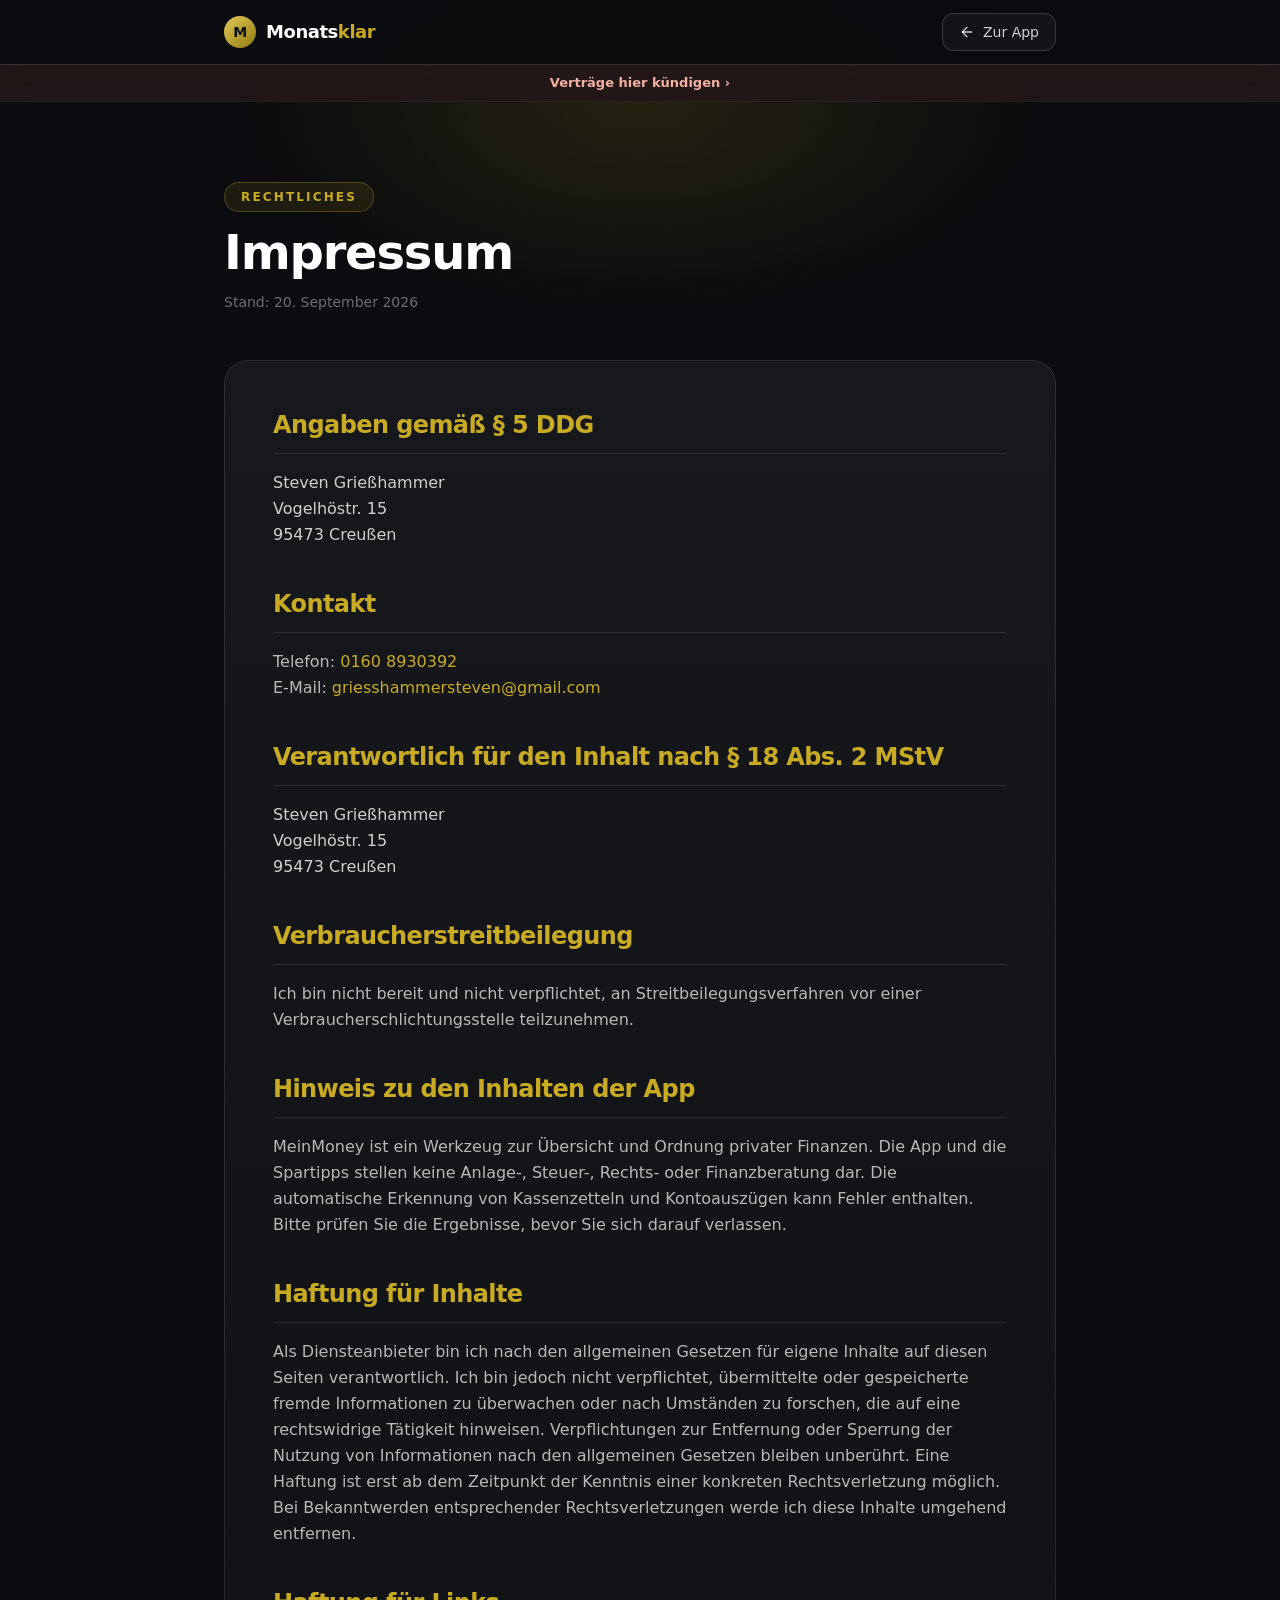
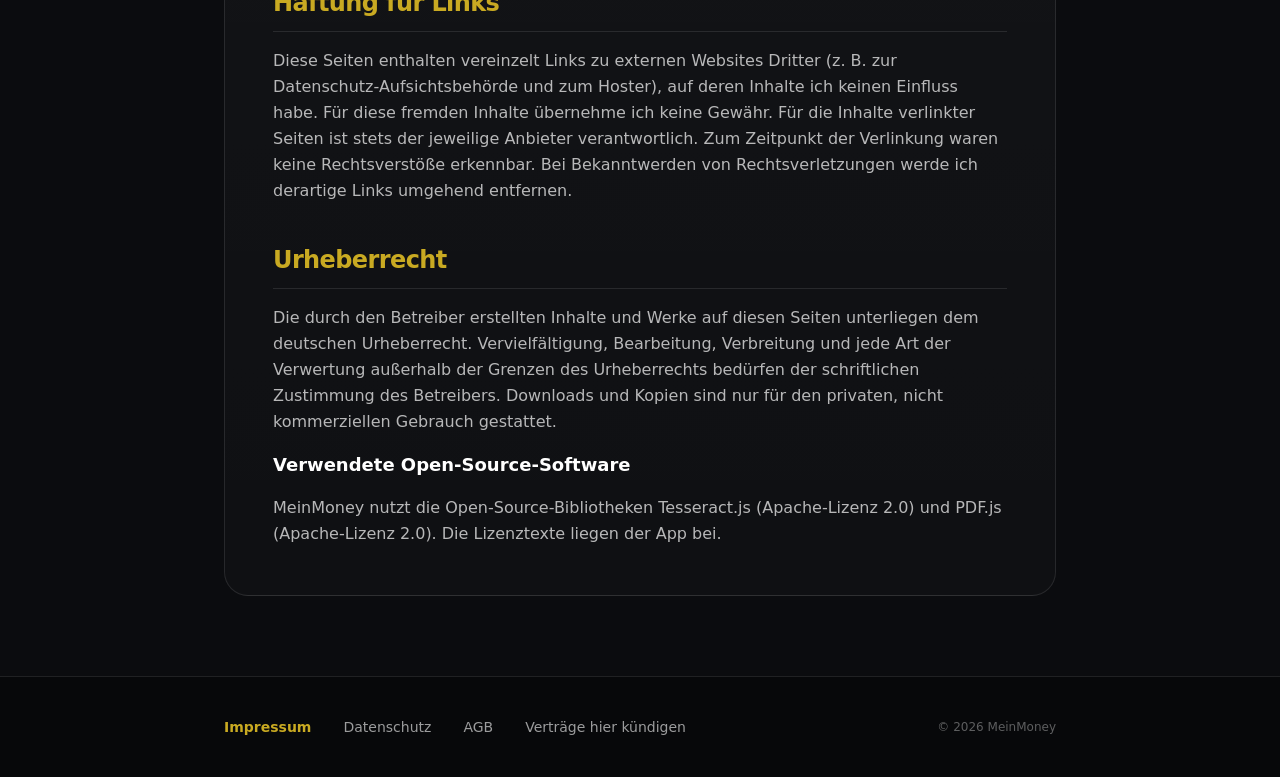
<file: info/impressum.html>
﻿<!doctype html>
<html lang="de">
  <head>
    <meta charset="UTF-8" />
    <meta name="viewport" content="width=device-width, initial-scale=1.0" />
    <meta name="theme-color" content="#0B0C0F" />
    <link rel="canonical" href="https://monatsklar.de/info/impressum.html" />
    <meta name="robots" content="noindex,follow" />
    <meta property="og:type" content="website" />
    <meta property="og:site_name" content="MeinMoney" />
    <meta property="og:locale" content="de_DE" />
    <meta property="og:url" content="https://monatsklar.de/info/impressum.html" />
    <meta property="og:title" content="Impressum – MeinMoney" />
    <meta property="og:description" content="Anbieterkennzeichnung nach § 5 DDG für MeinMoney." />
    <meta property="og:image" content="https://monatsklar.de/og.png" />
    <meta property="og:image:width" content="1200" />
    <meta property="og:image:height" content="630" />
    <meta property="og:image:alt" content="MeinMoney – das Haushaltsbuch, das Excel ersetzt" />
    <meta name="twitter:card" content="summary_large_image" />
    <link rel="icon" type="image/png" href="icon-192.png" />
    <title>Impressum – MeinMoney</title>
    <script type="module" crossorigin src="./assets/impressum-BJuqaxdh.js"></script>
    <link rel="modulepreload" crossorigin href="./assets/jsx-runtime-BhuF3npP.js">
    <link rel="modulepreload" crossorigin href="./assets/Legal-DowDbwSD.js">
    <link rel="stylesheet" crossorigin href="./assets/jsx-runtime-Djk-iyUB.css">
  </head>
  <body>
    <div id="root"><div class="min-h-screen bg-ink-900 font-sans text-white"><div class="pointer-events-none fixed inset-0" aria-hidden="true"><div class="absolute left-1/2 top-[-12%] h-[420px] w-[800px] -translate-x-1/2 rounded-full" style="background-image:radial-gradient(closest-side, rgba(201,170,34, 0.14), rgba(201,170,34, 0))"></div></div><header class="sticky top-0 z-20 border-b border-white/10 bg-ink-900/90 backdrop-blur-md"><div class="mx-auto flex h-16 max-w-4xl items-center justify-between px-5 sm:px-8"><a href="../" class="flex items-center gap-2.5 text-lg font-extrabold tracking-tight"><span class="flex h-8 w-8 items-center justify-center rounded-full bg-gradient-to-br from-gold-soft to-gold-deep text-sm font-black text-ink-900">M</span><span>Monats<span class="text-gold">klar</span></span></a><a href="../" class="group inline-flex items-center gap-2 rounded-xl border border-white/15 bg-white/[0.04] px-4 py-2 text-sm font-medium text-white/80 transition-all hover:-translate-y-0.5 hover:border-gold/50 hover:text-gold"><svg xmlns="http://www.w3.org/2000/svg" width="16" height="16" viewBox="0 0 24 24" fill="none" stroke="currentColor" stroke-width="2" stroke-linecap="round" stroke-linejoin="round" class="lucide lucide-arrow-left transition-transform group-hover:-translate-x-1" aria-hidden="true"><path d="m12 19-7-7 7-7"></path><path d="M19 12H5"></path></svg> Zur App</a></div><a href="../#kuendigen" class="block border-t border-white/10 bg-[#E5735C]/10 py-2 text-center text-[13px] font-bold text-[#F5B0A1] transition-colors hover:bg-[#E5735C]/20 hover:text-white">Verträge hier kündigen ›</a></header><main class="relative mx-auto max-w-4xl px-5 py-16 sm:px-8 sm:py-20"><div class="space-y-4"><span class="inline-flex rounded-full border border-gold/30 bg-gold/10 px-4 py-1.5 text-xs font-semibold uppercase tracking-[0.18em] text-gold">Rechtliches</span><h1 class="hyphens-auto break-words text-3xl font-extrabold tracking-tight sm:text-5xl" lang="de">Impressum</h1><p class="text-sm text-white/40">Stand: <!-- -->20. September 2026</p></div><div class="mt-12 space-y-10 rounded-3xl border border-white/10 bg-gradient-to-b from-white/[0.05] to-white/[0.02] p-8 sm:p-12"><section class="space-y-4"><h2 class="border-b border-white/10 pb-3 text-2xl font-bold tracking-tight text-gold">Angaben gemäß § 5 DDG</h2><address class="not-italic leading-relaxed text-white/80">Steven Grießhammer<br/>Vogelhöstr. 15<br/>95473 Creußen</address></section><section class="space-y-4"><h2 class="border-b border-white/10 pb-3 text-2xl font-bold tracking-tight text-gold">Kontakt</h2><p class="leading-relaxed text-white/70">Telefon: <a class="text-gold underline-offset-4 hover:underline" href="tel:01608930392">0160 8930392</a><br/>E-Mail: <a class="text-gold underline-offset-4 hover:underline" href="mailto:griesshammersteven@gmail.com">griesshammersteven@gmail.com</a></p></section><section class="space-y-4"><h2 class="border-b border-white/10 pb-3 text-2xl font-bold tracking-tight text-gold">Verantwortlich für den Inhalt nach § 18 Abs. 2 MStV</h2><address class="not-italic leading-relaxed text-white/80">Steven Grießhammer<br/>Vogelhöstr. 15<br/>95473 Creußen</address></section><section class="space-y-4"><h2 class="border-b border-white/10 pb-3 text-2xl font-bold tracking-tight text-gold">Verbraucherstreitbeilegung</h2><p class="leading-relaxed text-white/70">Ich bin nicht bereit und nicht verpflichtet, an Streitbeilegungsverfahren vor einer Verbraucherschlichtungsstelle teilzunehmen.</p></section><section class="space-y-4"><h2 class="border-b border-white/10 pb-3 text-2xl font-bold tracking-tight text-gold">Hinweis zu den Inhalten der App</h2><p class="leading-relaxed text-white/70">MeinMoney ist ein Werkzeug zur Übersicht und Ordnung privater Finanzen. Die App und die Spartipps stellen keine Anlage-, Steuer-, Rechts- oder Finanzberatung dar. Die automatische Erkennung von Kassenzetteln und Kontoauszügen kann Fehler enthalten. Bitte prüfen Sie die Ergebnisse, bevor Sie sich darauf verlassen.</p></section><section class="space-y-4"><h2 class="border-b border-white/10 pb-3 text-2xl font-bold tracking-tight text-gold">Haftung für Inhalte</h2><p class="leading-relaxed text-white/70">Als Diensteanbieter bin ich nach den allgemeinen Gesetzen für eigene Inhalte auf diesen Seiten verantwortlich. Ich bin jedoch nicht verpflichtet, übermittelte oder gespeicherte fremde Informationen zu überwachen oder nach Umständen zu forschen, die auf eine rechtswidrige Tätigkeit hinweisen. Verpflichtungen zur Entfernung oder Sperrung der Nutzung von Informationen nach den allgemeinen Gesetzen bleiben unberührt. Eine Haftung ist erst ab dem Zeitpunkt der Kenntnis einer konkreten Rechtsverletzung möglich. Bei Bekanntwerden entsprechender Rechtsverletzungen werde ich diese Inhalte umgehend entfernen.</p></section><section class="space-y-4"><h2 class="border-b border-white/10 pb-3 text-2xl font-bold tracking-tight text-gold">Haftung für Links</h2><p class="leading-relaxed text-white/70">Diese Seiten enthalten vereinzelt Links zu externen Websites Dritter (z. B. zur Datenschutz-Aufsichtsbehörde und zum Hoster), auf deren Inhalte ich keinen Einfluss habe. Für diese fremden Inhalte übernehme ich keine Gewähr. Für die Inhalte verlinkter Seiten ist stets der jeweilige Anbieter verantwortlich. Zum Zeitpunkt der Verlinkung waren keine Rechtsverstöße erkennbar. Bei Bekanntwerden von Rechtsverletzungen werde ich derartige Links umgehend entfernen.</p></section><section class="space-y-4"><h2 class="border-b border-white/10 pb-3 text-2xl font-bold tracking-tight text-gold">Urheberrecht</h2><p class="leading-relaxed text-white/70">Die durch den Betreiber erstellten Inhalte und Werke auf diesen Seiten unterliegen dem deutschen Urheberrecht. Vervielfältigung, Bearbeitung, Verbreitung und jede Art der Verwertung außerhalb der Grenzen des Urheberrechts bedürfen der schriftlichen Zustimmung des Betreibers. Downloads und Kopien sind nur für den privaten, nicht kommerziellen Gebrauch gestattet.</p><h3 class="mt-6 text-lg font-semibold text-white">Verwendete Open-Source-Software</h3><p class="leading-relaxed text-white/70">MeinMoney nutzt die Open-Source-Bibliotheken Tesseract.js (Apache-Lizenz 2.0) und PDF.js (Apache-Lizenz 2.0). Die Lizenztexte liegen der App bei.</p></section></div></main><footer class="relative border-t border-white/10 bg-ink-950"><div class="mx-auto flex max-w-4xl flex-col items-center gap-4 px-5 py-10 sm:px-8 md:flex-row md:justify-between"><nav class="flex flex-wrap justify-center gap-x-8 gap-y-2 text-sm" aria-label="Rechtliches"><a href="impressum.html" aria-current="page" class="transition-colors hover:text-gold font-semibold text-gold">Impressum</a><a href="datenschutz.html" class="transition-colors hover:text-gold text-white/60">Datenschutz</a><a href="agb.html" class="transition-colors hover:text-gold text-white/60">AGB</a><a href="../#kuendigen" class="transition-colors hover:text-gold text-white/60">Verträge hier kündigen</a></nav><p class="text-xs text-white/35">© 2026 MeinMoney</p></div></footer></div></div>
  </body>
</html>
</file>
<file: info/assets/jsx-runtime-Djk-iyUB.css>
*,:before,:after,::backdrop{--tw-border-spacing-x:0;--tw-border-spacing-y:0;--tw-translate-x:0;--tw-translate-y:0;--tw-rotate:0;--tw-skew-x:0;--tw-skew-y:0;--tw-scale-x:1;--tw-scale-y:1;--tw-pan-x: ;--tw-pan-y: ;--tw-pinch-zoom: ;--tw-scroll-snap-strictness:proximity;--tw-gradient-from-position: ;--tw-gradient-via-position: ;--tw-gradient-to-position: ;--tw-ordinal: ;--tw-slashed-zero: ;--tw-numeric-figure: ;--tw-numeric-spacing: ;--tw-numeric-fraction: ;--tw-ring-inset: ;--tw-ring-offset-width:0px;--tw-ring-offset-color:#fff;--tw-ring-color:#3b82f680;--tw-ring-offset-shadow:0 0 #0000;--tw-ring-shadow:0 0 #0000;--tw-shadow:0 0 #0000;--tw-shadow-colored:0 0 #0000;--tw-blur: ;--tw-brightness: ;--tw-contrast: ;--tw-grayscale: ;--tw-hue-rotate: ;--tw-invert: ;--tw-saturate: ;--tw-sepia: ;--tw-drop-shadow: ;--tw-backdrop-blur: ;--tw-backdrop-brightness: ;--tw-backdrop-contrast: ;--tw-backdrop-grayscale: ;--tw-backdrop-hue-rotate: ;--tw-backdrop-invert: ;--tw-backdrop-opacity: ;--tw-backdrop-saturate: ;--tw-backdrop-sepia: ;--tw-contain-size: ;--tw-contain-layout: ;--tw-contain-paint: ;--tw-contain-style: }*,:before,:after{box-sizing:border-box;border:0 solid #e5e7eb}:before,:after{--tw-content:""}html,:host{-webkit-text-size-adjust:100%;tab-size:4;font-feature-settings:normal;font-variation-settings:normal;-webkit-tap-highlight-color:transparent;font-family:ui-sans-serif,system-ui,-apple-system,Segoe UI,Roboto,Helvetica Neue,Arial,sans-serif;line-height:1.5}body{line-height:inherit;margin:0}hr{height:0;color:inherit;border-top-width:1px}abbr:where([title]){-webkit-text-decoration:underline dotted;text-decoration:underline dotted}h1,h2,h3,h4,h5,h6{font-size:inherit;font-weight:inherit}a{color:inherit;-webkit-text-decoration:inherit;text-decoration:inherit}b,strong{font-weight:bolder}code,kbd,samp,pre{font-feature-settings:normal;font-variation-settings:normal;font-family:ui-monospace,SFMono-Regular,Menlo,Monaco,Consolas,Liberation Mono,Courier New,monospace;font-size:1em}small{font-size:80%}sub,sup{vertical-align:baseline;font-size:75%;line-height:0;position:relative}sub{bottom:-.25em}sup{top:-.5em}table{text-indent:0;border-color:inherit;border-collapse:collapse}button,input,optgroup,select,textarea{font-feature-settings:inherit;font-variation-settings:inherit;font-family:inherit;font-size:100%;font-weight:inherit;line-height:inherit;letter-spacing:inherit;color:inherit;margin:0;padding:0}button,select{text-transform:none}button,input:where([type=button]),input:where([type=reset]),input:where([type=submit]){-webkit-appearance:button;background-color:#0000;background-image:none}:-moz-focusring{outline:auto}:-moz-ui-invalid{box-shadow:none}progress{vertical-align:baseline}::-webkit-inner-spin-button{height:auto}::-webkit-outer-spin-button{height:auto}[type=search]{-webkit-appearance:textfield;outline-offset:-2px}::-webkit-search-decoration{-webkit-appearance:none}::-webkit-file-upload-button{-webkit-appearance:button;font:inherit}summary{display:list-item}blockquote,dl,dd,h1,h2,h3,h4,h5,h6,hr,figure,p,pre{margin:0}fieldset{margin:0;padding:0}legend{padding:0}ol,ul,menu{margin:0;padding:0;list-style:none}dialog{padding:0}textarea{resize:vertical}input::-moz-placeholder{opacity:1;color:#9ca3af}textarea::-moz-placeholder{opacity:1;color:#9ca3af}input::placeholder,textarea::placeholder{opacity:1;color:#9ca3af}button,[role=button]{cursor:pointer}:disabled{cursor:default}img,svg,video,canvas,audio,iframe,embed,object{vertical-align:middle;display:block}img,video{max-width:100%;height:auto}[hidden]:where(:not([hidden=until-found])){display:none}html{scroll-behavior:smooth}body{--tw-bg-opacity:1;background-color:rgb(11 12 15/var(--tw-bg-opacity,1));--tw-text-opacity:1;color:rgb(255 255 255/var(--tw-text-opacity,1));-webkit-font-smoothing:antialiased;-moz-osx-font-smoothing:grayscale}::selection{background:#c9aa2259}.pointer-events-none{pointer-events:none}.fixed{position:fixed}.absolute{position:absolute}.relative{position:relative}.sticky{position:sticky}.-inset-10{inset:-2.5rem}.inset-0{inset:0}.inset-x-0{left:0;right:0}.-left-32{left:-8rem}.-right-2{right:-.5rem}.-right-24{right:-6rem}.-right-32{right:-8rem}.-top-2{top:-.5rem}.-top-24{top:-6rem}.bottom-28{bottom:7rem}.bottom-\[-10\%\]{bottom:-10%}.left-1{left:.25rem}.left-1\/2{left:50%}.left-9{left:2.25rem}.left-\[16\%\]{left:16%}.right-6{right:1.5rem}.right-\[-10\%\]{right:-10%}.right-\[16\%\]{right:16%}.top-0{top:0}.top-1{top:.25rem}.top-14{top:3.5rem}.top-28{top:7rem}.top-6{top:1.5rem}.top-\[-10\%\]{top:-10%}.top-\[-12\%\]{top:-12%}.-z-0{z-index:0}.z-10{z-index:10}.z-20{z-index:20}.z-50{z-index:50}.mx-auto{margin-left:auto;margin-right:auto}.my-8{margin-top:2rem;margin-bottom:2rem}.mb-3{margin-bottom:.75rem}.mb-5{margin-bottom:1.25rem}.mb-6{margin-bottom:1.5rem}.ml-1{margin-left:.25rem}.mt-0\.5{margin-top:.125rem}.mt-1{margin-top:.25rem}.mt-1\.5{margin-top:.375rem}.mt-12{margin-top:3rem}.mt-2{margin-top:.5rem}.mt-2\.5{margin-top:.625rem}.mt-3{margin-top:.75rem}.mt-4{margin-top:1rem}.mt-5{margin-top:1.25rem}.mt-6{margin-top:1.5rem}.mt-auto{margin-top:auto}.block{display:block}.inline-block{display:inline-block}.flex{display:flex}.inline-flex{display:inline-flex}.grid{display:grid}.hidden{display:none}.h-0\.5{height:.125rem}.h-1\.5{height:.375rem}.h-12{height:3rem}.h-16{height:4rem}.h-2{height:.5rem}.h-24{height:6rem}.h-28{height:7rem}.h-32{height:8rem}.h-40{height:10rem}.h-5{height:1.25rem}.h-6{height:1.5rem}.h-64{height:16rem}.h-7{height:1.75rem}.h-8{height:2rem}.h-\[420px\]{height:420px}.h-\[520px\]{height:520px}.h-full{height:100%}.h-px{height:1px}.min-h-screen{min-height:100vh}.w-1\.5{width:.375rem}.w-12{width:3rem}.w-16{width:4rem}.w-20{width:5rem}.w-24{width:6rem}.w-28{width:7rem}.w-3\/4{width:75%}.w-32{width:8rem}.w-40{width:10rem}.w-6{width:1.5rem}.w-64{width:16rem}.w-7{width:1.75rem}.w-8{width:2rem}.w-\[300px\]{width:300px}.w-\[520px\]{width:520px}.w-\[600px\]{width:600px}.w-\[800px\]{width:800px}.w-\[900px\]{width:900px}.w-full{width:100%}.min-w-0{min-width:0}.max-w-2xl{max-width:42rem}.max-w-3xl{max-width:48rem}.max-w-4xl{max-width:56rem}.max-w-5xl{max-width:64rem}.max-w-6xl{max-width:72rem}.max-w-7xl{max-width:80rem}.max-w-\[250px\]{max-width:250px}.max-w-sm{max-width:24rem}.max-w-xl{max-width:36rem}.shrink-0{flex-shrink:0}.origin-left{transform-origin:0}.-translate-x-1\/2{--tw-translate-x:-50%;transform:translate(var(--tw-translate-x), var(--tw-translate-y)) rotate(var(--tw-rotate)) skewX(var(--tw-skew-x)) skewY(var(--tw-skew-y)) scaleX(var(--tw-scale-x)) scaleY(var(--tw-scale-y))}.-rotate-90{--tw-rotate:-90deg;transform:translate(var(--tw-translate-x), var(--tw-translate-y)) rotate(var(--tw-rotate)) skewX(var(--tw-skew-x)) skewY(var(--tw-skew-y)) scaleX(var(--tw-scale-x)) scaleY(var(--tw-scale-y))}.rotate-180{--tw-rotate:180deg;transform:translate(var(--tw-translate-x), var(--tw-translate-y)) rotate(var(--tw-rotate)) skewX(var(--tw-skew-x)) skewY(var(--tw-skew-y)) scaleX(var(--tw-scale-x)) scaleY(var(--tw-scale-y))}.rotate-2{--tw-rotate:2deg;transform:translate(var(--tw-translate-x), var(--tw-translate-y)) rotate(var(--tw-rotate)) skewX(var(--tw-skew-x)) skewY(var(--tw-skew-y)) scaleX(var(--tw-scale-x)) scaleY(var(--tw-scale-y))}@keyframes float{0%,to{transform:translateY(0)}50%{transform:translateY(-10px)}}.animate-float{animation:6s ease-in-out infinite float}.animate-float-slow{animation:8s ease-in-out infinite float}@keyframes grow{0%{transform:scaleX(0)}to{transform:scaleX(1)}}.animate-grow{animation:1.2s cubic-bezier(.2,.8,.2,1) both grow}@keyframes pulse{50%{opacity:.5}}.animate-pulse{animation:2s cubic-bezier(.4,0,.6,1) infinite pulse}@keyframes rise{0%{opacity:0;transform:translateY(16px)}to{opacity:1;transform:translateY(0)}}.animate-rise{animation:.8s cubic-bezier(.2,.8,.2,1) both rise}@keyframes scan{0%{top:4%}to{top:92%}}.animate-scan{animation:2.6s ease-in-out infinite alternate scan}.scroll-mt-20{scroll-margin-top:5rem}.grid-cols-2{grid-template-columns:repeat(2,minmax(0,1fr))}.grid-cols-\[1fr_84px_84px\]{grid-template-columns:1fr 84px 84px}.grid-rows-\[0fr\]{grid-template-rows:0fr}.grid-rows-\[1fr\]{grid-template-rows:1fr}.flex-col{flex-direction:column}.flex-wrap{flex-wrap:wrap}.items-end{align-items:flex-end}.items-center{align-items:center}.justify-center{justify-content:center}.justify-between{justify-content:space-between}.gap-16{gap:4rem}.gap-2{gap:.5rem}.gap-2\.5{gap:.625rem}.gap-3{gap:.75rem}.gap-4{gap:1rem}.gap-5{gap:1.25rem}.gap-6{gap:1.5rem}.gap-8{gap:2rem}.gap-px{gap:1px}.gap-x-6{-moz-column-gap:1.5rem;column-gap:1.5rem}.gap-x-8{-moz-column-gap:2rem;column-gap:2rem}.gap-y-2{row-gap:.5rem}.gap-y-3{row-gap:.75rem}.space-y-1>:not([hidden])~:not([hidden]){--tw-space-y-reverse:0;margin-top:calc(.25rem * calc(1 - var(--tw-space-y-reverse)));margin-bottom:calc(.25rem * var(--tw-space-y-reverse))}.space-y-10>:not([hidden])~:not([hidden]){--tw-space-y-reverse:0;margin-top:calc(2.5rem * calc(1 - var(--tw-space-y-reverse)));margin-bottom:calc(2.5rem * var(--tw-space-y-reverse))}.space-y-12>:not([hidden])~:not([hidden]){--tw-space-y-reverse:0;margin-top:calc(3rem * calc(1 - var(--tw-space-y-reverse)));margin-bottom:calc(3rem * var(--tw-space-y-reverse))}.space-y-16>:not([hidden])~:not([hidden]){--tw-space-y-reverse:0;margin-top:calc(4rem * calc(1 - var(--tw-space-y-reverse)));margin-bottom:calc(4rem * var(--tw-space-y-reverse))}.space-y-2>:not([hidden])~:not([hidden]){--tw-space-y-reverse:0;margin-top:calc(.5rem * calc(1 - var(--tw-space-y-reverse)));margin-bottom:calc(.5rem * var(--tw-space-y-reverse))}.space-y-2\.5>:not([hidden])~:not([hidden]){--tw-space-y-reverse:0;margin-top:calc(.625rem * calc(1 - var(--tw-space-y-reverse)));margin-bottom:calc(.625rem * var(--tw-space-y-reverse))}.space-y-3>:not([hidden])~:not([hidden]){--tw-space-y-reverse:0;margin-top:calc(.75rem * calc(1 - var(--tw-space-y-reverse)));margin-bottom:calc(.75rem * var(--tw-space-y-reverse))}.space-y-4>:not([hidden])~:not([hidden]){--tw-space-y-reverse:0;margin-top:calc(1rem * calc(1 - var(--tw-space-y-reverse)));margin-bottom:calc(1rem * var(--tw-space-y-reverse))}.space-y-8>:not([hidden])~:not([hidden]){--tw-space-y-reverse:0;margin-top:calc(2rem * calc(1 - var(--tw-space-y-reverse)));margin-bottom:calc(2rem * var(--tw-space-y-reverse))}.divide-y>:not([hidden])~:not([hidden]){--tw-divide-y-reverse:0;border-top-width:calc(1px * calc(1 - var(--tw-divide-y-reverse)));border-bottom-width:calc(1px * var(--tw-divide-y-reverse))}.divide-white\/10>:not([hidden])~:not([hidden]){border-color:#ffffff1a}.overflow-hidden{overflow:hidden}.overflow-x-hidden{overflow-x:hidden}.truncate{text-overflow:ellipsis;white-space:nowrap;overflow:hidden}.hyphens-auto{-webkit-hyphens:auto;hyphens:auto}.break-words{overflow-wrap:break-word}.rounded-2xl{border-radius:1rem}.rounded-3xl{border-radius:1.5rem}.rounded-\[2\.2rem\]{border-radius:2.2rem}.rounded-\[2\.75rem\]{border-radius:2.75rem}.rounded-\[2rem\]{border-radius:2rem}.rounded-full{border-radius:9999px}.rounded-xl{border-radius:.75rem}.border{border-width:1px}.border-b{border-bottom-width:1px}.border-t{border-top-width:1px}.border-dashed{border-style:dashed}.border-gold\/30{border-color:#c9aa224d}.border-gold\/40{border-color:#c9aa2266}.border-gold\/50{border-color:#c9aa2280}.border-neutral-400{--tw-border-opacity:1;border-color:rgb(163 163 163/var(--tw-border-opacity,1))}.border-white\/10{border-color:#ffffff1a}.border-white\/15{border-color:#ffffff26}.border-white\/5{border-color:#ffffff0d}.bg-\[\#E5735C\]\/10{background-color:#e5735c1a}.bg-\[\#f4f1e6\]{--tw-bg-opacity:1;background-color:rgb(244 241 230/var(--tw-bg-opacity,1))}.bg-emerald-500\/15{background-color:#10b98126}.bg-gold{--tw-bg-opacity:1;background-color:rgb(201 170 34/var(--tw-bg-opacity,1))}.bg-gold\/10{background-color:#c9aa221a}.bg-gold\/15{background-color:#c9aa2226}.bg-gold\/20{background-color:#c9aa2233}.bg-ink-800{--tw-bg-opacity:1;background-color:rgb(17 19 24/var(--tw-bg-opacity,1))}.bg-ink-800\/90{background-color:#111318e6}.bg-ink-900{--tw-bg-opacity:1;background-color:rgb(11 12 15/var(--tw-bg-opacity,1))}.bg-ink-900\/60{background-color:#0b0c0f99}.bg-ink-900\/85{background-color:#0b0c0fd9}.bg-ink-900\/90{background-color:#0b0c0fe6}.bg-ink-900\/95{background-color:#0b0c0ff2}.bg-ink-950{--tw-bg-opacity:1;background-color:rgb(7 8 10/var(--tw-bg-opacity,1))}.bg-white\/10{background-color:#ffffff1a}.bg-white\/5{background-color:#ffffff0d}.bg-white\/\[0\.03\]{background-color:#ffffff08}.bg-white\/\[0\.04\]{background-color:#ffffff0a}.bg-white\/\[0\.06\]{background-color:#ffffff0f}.bg-gradient-to-b{background-image:linear-gradient(to bottom, var(--tw-gradient-stops))}.bg-gradient-to-br{background-image:linear-gradient(to bottom right, var(--tw-gradient-stops))}.bg-gradient-to-r{background-image:linear-gradient(to right, var(--tw-gradient-stops))}.from-gold{--tw-gradient-from:#c9aa22 var(--tw-gradient-from-position);--tw-gradient-to:#c9aa2200 var(--tw-gradient-to-position);--tw-gradient-stops:var(--tw-gradient-from), var(--tw-gradient-to)}.from-gold-soft{--tw-gradient-from:#e6cb57 var(--tw-gradient-from-position);--tw-gradient-to:#e6cb5700 var(--tw-gradient-to-position);--tw-gradient-stops:var(--tw-gradient-from), var(--tw-gradient-to)}.from-gold\/15{--tw-gradient-from:#c9aa2226 var(--tw-gradient-from-position);--tw-gradient-to:#c9aa2200 var(--tw-gradient-to-position);--tw-gradient-stops:var(--tw-gradient-from), var(--tw-gradient-to)}.from-gold\/20{--tw-gradient-from:#c9aa2233 var(--tw-gradient-from-position);--tw-gradient-to:#c9aa2200 var(--tw-gradient-to-position);--tw-gradient-stops:var(--tw-gradient-from), var(--tw-gradient-to)}.from-gold\/25{--tw-gradient-from:#c9aa2240 var(--tw-gradient-from-position);--tw-gradient-to:#c9aa2200 var(--tw-gradient-to-position);--tw-gradient-stops:var(--tw-gradient-from), var(--tw-gradient-to)}.from-transparent{--tw-gradient-from:transparent var(--tw-gradient-from-position);--tw-gradient-to:#0000 var(--tw-gradient-to-position);--tw-gradient-stops:var(--tw-gradient-from), var(--tw-gradient-to)}.from-white\/\[0\.05\]{--tw-gradient-from:#ffffff0d var(--tw-gradient-from-position);--tw-gradient-to:#fff0 var(--tw-gradient-to-position);--tw-gradient-stops:var(--tw-gradient-from), var(--tw-gradient-to)}.from-white\/\[0\.06\]{--tw-gradient-from:#ffffff0f var(--tw-gradient-from-position);--tw-gradient-to:#fff0 var(--tw-gradient-to-position);--tw-gradient-stops:var(--tw-gradient-from), var(--tw-gradient-to)}.via-gold{--tw-gradient-to:#c9aa2200 var(--tw-gradient-to-position);--tw-gradient-stops:var(--tw-gradient-from), #c9aa22 var(--tw-gradient-via-position), var(--tw-gradient-to)}.via-gold-soft{--tw-gradient-to:#e6cb5700 var(--tw-gradient-to-position);--tw-gradient-stops:var(--tw-gradient-from), #e6cb57 var(--tw-gradient-via-position), var(--tw-gradient-to)}.via-gold\/40{--tw-gradient-to:#c9aa2200 var(--tw-gradient-to-position);--tw-gradient-stops:var(--tw-gradient-from), #c9aa2266 var(--tw-gradient-via-position), var(--tw-gradient-to)}.via-ink-800{--tw-gradient-to:#11131800 var(--tw-gradient-to-position);--tw-gradient-stops:var(--tw-gradient-from), #111318 var(--tw-gradient-via-position), var(--tw-gradient-to)}.via-white\/\[0\.04\]{--tw-gradient-to:#fff0 var(--tw-gradient-to-position);--tw-gradient-stops:var(--tw-gradient-from), #ffffff0a var(--tw-gradient-via-position), var(--tw-gradient-to)}.to-gold{--tw-gradient-to:#c9aa22 var(--tw-gradient-to-position)}.to-gold-deep{--tw-gradient-to:#8f7810 var(--tw-gradient-to-position)}.to-gold-soft{--tw-gradient-to:#e6cb57 var(--tw-gradient-to-position)}.to-gold\/5{--tw-gradient-to:#c9aa220d var(--tw-gradient-to-position)}.to-ink-900{--tw-gradient-to:#0b0c0f var(--tw-gradient-to-position)}.to-transparent{--tw-gradient-to:transparent var(--tw-gradient-to-position)}.to-white\/\[0\.02\]{--tw-gradient-to:#ffffff05 var(--tw-gradient-to-position)}.bg-clip-text{-webkit-background-clip:text;background-clip:text}.p-10{padding:2.5rem}.p-2{padding:.5rem}.p-3{padding:.75rem}.p-4{padding:1rem}.p-5{padding:1.25rem}.p-6{padding:1.5rem}.p-8{padding:2rem}.\!px-5{padding-left:1.25rem!important;padding-right:1.25rem!important}.\!py-2\.5{padding-top:.625rem!important;padding-bottom:.625rem!important}.px-2{padding-left:.5rem;padding-right:.5rem}.px-3{padding-left:.75rem;padding-right:.75rem}.px-4{padding-left:1rem;padding-right:1rem}.px-5{padding-left:1.25rem;padding-right:1.25rem}.px-6{padding-left:1.5rem;padding-right:1.5rem}.py-0\.5{padding-top:.125rem;padding-bottom:.125rem}.py-1{padding-top:.25rem;padding-bottom:.25rem}.py-1\.5{padding-top:.375rem;padding-bottom:.375rem}.py-10{padding-top:2.5rem;padding-bottom:2.5rem}.py-12{padding-top:3rem;padding-bottom:3rem}.py-16{padding-top:4rem;padding-bottom:4rem}.py-2{padding-top:.5rem;padding-bottom:.5rem}.py-2\.5{padding-top:.625rem;padding-bottom:.625rem}.py-20{padding-top:5rem;padding-bottom:5rem}.py-28{padding-top:7rem;padding-bottom:7rem}.py-3{padding-top:.75rem;padding-bottom:.75rem}.py-3\.5{padding-top:.875rem;padding-bottom:.875rem}.py-4{padding-top:1rem;padding-bottom:1rem}.py-6{padding-top:1.5rem;padding-bottom:1.5rem}.pb-1{padding-bottom:.25rem}.pb-2{padding-bottom:.5rem}.pb-24{padding-bottom:6rem}.pb-28{padding-bottom:7rem}.pb-3{padding-bottom:.75rem}.pb-6{padding-bottom:1.5rem}.pl-1{padding-left:.25rem}.pt-1{padding-top:.25rem}.pt-10{padding-top:2.5rem}.pt-16{padding-top:4rem}.pt-2{padding-top:.5rem}.text-left{text-align:left}.text-center{text-align:center}.text-right{text-align:right}.font-mono{font-family:ui-monospace,SFMono-Regular,Menlo,Monaco,Consolas,Liberation Mono,Courier New,monospace}.font-sans{font-family:ui-sans-serif,system-ui,-apple-system,Segoe UI,Roboto,Helvetica Neue,Arial,sans-serif}.text-2xl{font-size:1.5rem;line-height:2rem}.text-3xl{font-size:1.875rem;line-height:2.25rem}.text-4xl{font-size:2.25rem;line-height:2.5rem}.text-5xl{font-size:3rem;line-height:1}.text-\[10px\]{font-size:10px}.text-\[11px\]{font-size:11px}.text-\[13px\]{font-size:13px}.text-\[9px\]{font-size:9px}.text-lg{font-size:1.125rem;line-height:1.75rem}.text-sm{font-size:.875rem;line-height:1.25rem}.text-xl{font-size:1.25rem;line-height:1.75rem}.text-xs{font-size:.75rem;line-height:1rem}.font-black{font-weight:900}.font-bold{font-weight:700}.font-extrabold{font-weight:800}.font-medium{font-weight:500}.font-semibold{font-weight:600}.uppercase{text-transform:uppercase}.not-italic{font-style:normal}.leading-\[1\.05\]{line-height:1.05}.leading-relaxed{line-height:1.625}.tracking-\[0\.18em\]{letter-spacing:.18em}.tracking-tight{letter-spacing:-.025em}.tracking-wider{letter-spacing:.05em}.tracking-widest{letter-spacing:.1em}.text-\[\#F5B0A1\]{--tw-text-opacity:1;color:rgb(245 176 161/var(--tw-text-opacity,1))}.text-emerald-400{--tw-text-opacity:1;color:rgb(52 211 153/var(--tw-text-opacity,1))}.text-gold{--tw-text-opacity:1;color:rgb(201 170 34/var(--tw-text-opacity,1))}.text-ink-900{--tw-text-opacity:1;color:rgb(11 12 15/var(--tw-text-opacity,1))}.text-neutral-500{--tw-text-opacity:1;color:rgb(115 115 115/var(--tw-text-opacity,1))}.text-neutral-700{--tw-text-opacity:1;color:rgb(64 64 64/var(--tw-text-opacity,1))}.text-transparent{color:#0000}.text-white{--tw-text-opacity:1;color:rgb(255 255 255/var(--tw-text-opacity,1))}.text-white\/30{color:#ffffff4d}.text-white\/35{color:#ffffff59}.text-white\/40{color:#fff6}.text-white\/45{color:#ffffff73}.text-white\/50{color:#ffffff80}.text-white\/55{color:#ffffff8c}.text-white\/60{color:#fff9}.text-white\/65{color:#ffffffa6}.text-white\/70{color:#ffffffb3}.text-white\/75{color:#ffffffbf}.text-white\/80{color:#fffc}.text-white\/85{color:#ffffffd9}.underline-offset-4{text-underline-offset:4px}.opacity-0{opacity:0}.shadow{--tw-shadow:0 1px 3px 0 #0000001a, 0 1px 2px -1px #0000001a;--tw-shadow-colored:0 1px 3px 0 var(--tw-shadow-color), 0 1px 2px -1px var(--tw-shadow-color);box-shadow:var(--tw-ring-offset-shadow,0 0 #0000), var(--tw-ring-shadow,0 0 #0000), var(--tw-shadow)}.shadow-2xl{--tw-shadow:0 25px 50px -12px #00000040;--tw-shadow-colored:0 25px 50px -12px var(--tw-shadow-color);box-shadow:var(--tw-ring-offset-shadow,0 0 #0000), var(--tw-ring-shadow,0 0 #0000), var(--tw-shadow)}.shadow-\[0_0_18px_4px_rgba\(201\,170\,34\,\.7\)\]{--tw-shadow:0 0 18px 4px #c9aa22b3;--tw-shadow-colored:0 0 18px 4px var(--tw-shadow-color);box-shadow:var(--tw-ring-offset-shadow,0 0 #0000), var(--tw-ring-shadow,0 0 #0000), var(--tw-shadow)}.shadow-\[0_20px_80px_-30px_rgba\(201\,170\,34\,\.5\)\]{--tw-shadow:0 20px 80px -30px #c9aa2280;--tw-shadow-colored:0 20px 80px -30px var(--tw-shadow-color);box-shadow:var(--tw-ring-offset-shadow,0 0 #0000), var(--tw-ring-shadow,0 0 #0000), var(--tw-shadow)}.shadow-\[0_8px_30px_-8px_rgba\(201\,170\,34\,\.6\)\]{--tw-shadow:0 8px 30px -8px #c9aa2299;--tw-shadow-colored:0 8px 30px -8px var(--tw-shadow-color);box-shadow:var(--tw-ring-offset-shadow,0 0 #0000), var(--tw-ring-shadow,0 0 #0000), var(--tw-shadow)}.shadow-lg{--tw-shadow:0 10px 15px -3px #0000001a, 0 4px 6px -4px #0000001a;--tw-shadow-colored:0 10px 15px -3px var(--tw-shadow-color), 0 4px 6px -4px var(--tw-shadow-color);box-shadow:var(--tw-ring-offset-shadow,0 0 #0000), var(--tw-ring-shadow,0 0 #0000), var(--tw-shadow)}.shadow-xl{--tw-shadow:0 20px 25px -5px #0000001a, 0 8px 10px -6px #0000001a;--tw-shadow-colored:0 20px 25px -5px var(--tw-shadow-color), 0 8px 10px -6px var(--tw-shadow-color);box-shadow:var(--tw-ring-offset-shadow,0 0 #0000), var(--tw-ring-shadow,0 0 #0000), var(--tw-shadow)}.shadow-black\/60{--tw-shadow-color:#0009;--tw-shadow:var(--tw-shadow-colored)}.shadow-gold\/30{--tw-shadow-color:#c9aa224d;--tw-shadow:var(--tw-shadow-colored)}.ring{--tw-ring-offset-shadow:var(--tw-ring-inset) 0 0 0 var(--tw-ring-offset-width) var(--tw-ring-offset-color);--tw-ring-shadow:var(--tw-ring-inset) 0 0 0 calc(3px + var(--tw-ring-offset-width)) var(--tw-ring-color);box-shadow:var(--tw-ring-offset-shadow), var(--tw-ring-shadow), var(--tw-shadow,0 0 #0000)}.ring-1{--tw-ring-offset-shadow:var(--tw-ring-inset) 0 0 0 var(--tw-ring-offset-width) var(--tw-ring-offset-color);--tw-ring-shadow:var(--tw-ring-inset) 0 0 0 calc(1px + var(--tw-ring-offset-width)) var(--tw-ring-color);box-shadow:var(--tw-ring-offset-shadow), var(--tw-ring-shadow), var(--tw-shadow,0 0 #0000)}.ring-gold\/30{--tw-ring-color:#c9aa224d}.ring-gold\/50{--tw-ring-color:#c9aa2280}.backdrop-blur{--tw-backdrop-blur:blur(8px);-webkit-backdrop-filter:var(--tw-backdrop-blur) var(--tw-backdrop-brightness) var(--tw-backdrop-contrast) var(--tw-backdrop-grayscale) var(--tw-backdrop-hue-rotate) var(--tw-backdrop-invert) var(--tw-backdrop-opacity) var(--tw-backdrop-saturate) var(--tw-backdrop-sepia);backdrop-filter:var(--tw-backdrop-blur) var(--tw-backdrop-brightness) var(--tw-backdrop-contrast) var(--tw-backdrop-grayscale) var(--tw-backdrop-hue-rotate) var(--tw-backdrop-invert) var(--tw-backdrop-opacity) var(--tw-backdrop-saturate) var(--tw-backdrop-sepia)}.backdrop-blur-md{--tw-backdrop-blur:blur(12px);-webkit-backdrop-filter:var(--tw-backdrop-blur) var(--tw-backdrop-brightness) var(--tw-backdrop-contrast) var(--tw-backdrop-grayscale) var(--tw-backdrop-hue-rotate) var(--tw-backdrop-invert) var(--tw-backdrop-opacity) var(--tw-backdrop-saturate) var(--tw-backdrop-sepia);backdrop-filter:var(--tw-backdrop-blur) var(--tw-backdrop-brightness) var(--tw-backdrop-contrast) var(--tw-backdrop-grayscale) var(--tw-backdrop-hue-rotate) var(--tw-backdrop-invert) var(--tw-backdrop-opacity) var(--tw-backdrop-saturate) var(--tw-backdrop-sepia)}.transition{transition-property:color,background-color,border-color,text-decoration-color,fill,stroke,opacity,box-shadow,transform,filter,-webkit-backdrop-filter,backdrop-filter;transition-duration:.15s;transition-timing-function:cubic-bezier(.4,0,.2,1)}.transition-all{transition-property:all;transition-duration:.15s;transition-timing-function:cubic-bezier(.4,0,.2,1)}.transition-colors{transition-property:color,background-color,border-color,text-decoration-color,fill,stroke;transition-duration:.15s;transition-timing-function:cubic-bezier(.4,0,.2,1)}.transition-opacity{transition-property:opacity;transition-duration:.15s;transition-timing-function:cubic-bezier(.4,0,.2,1)}.transition-transform{transition-property:transform;transition-duration:.15s;transition-timing-function:cubic-bezier(.4,0,.2,1)}.duration-300{transition-duration:.3s}.duration-500{transition-duration:.5s}.duration-700{transition-duration:.7s}@media (prefers-reduced-motion:reduce){*,:before,:after{scroll-behavior:auto!important;transition-duration:.01ms!important;animation:none!important}}.hover\:-translate-y-0\.5:hover{--tw-translate-y:-.125rem;transform:translate(var(--tw-translate-x), var(--tw-translate-y)) rotate(var(--tw-rotate)) skewX(var(--tw-skew-x)) skewY(var(--tw-skew-y)) scaleX(var(--tw-scale-x)) scaleY(var(--tw-scale-y))}.hover\:-translate-y-1:hover{--tw-translate-y:-.25rem;transform:translate(var(--tw-translate-x), var(--tw-translate-y)) rotate(var(--tw-rotate)) skewX(var(--tw-skew-x)) skewY(var(--tw-skew-y)) scaleX(var(--tw-scale-x)) scaleY(var(--tw-scale-y))}.hover\:border-gold\/40:hover{border-color:#c9aa2266}.hover\:border-gold\/50:hover{border-color:#c9aa2280}.hover\:border-white\/25:hover{border-color:#ffffff40}.hover\:bg-\[\#E5735C\]\/20:hover{background-color:#e5735c33}.hover\:bg-ink-800:hover{--tw-bg-opacity:1;background-color:rgb(17 19 24/var(--tw-bg-opacity,1))}.hover\:bg-white\/10:hover{background-color:#ffffff1a}.hover\:bg-white\/5:hover{background-color:#ffffff0d}.hover\:bg-white\/\[0\.03\]:hover{background-color:#ffffff08}.hover\:bg-white\/\[0\.06\]:hover{background-color:#ffffff0f}.hover\:bg-white\/\[0\.08\]:hover{background-color:#ffffff14}.hover\:text-gold:hover{--tw-text-opacity:1;color:rgb(201 170 34/var(--tw-text-opacity,1))}.hover\:text-white:hover{--tw-text-opacity:1;color:rgb(255 255 255/var(--tw-text-opacity,1))}.hover\:underline:hover{text-decoration-line:underline}.hover\:shadow-\[0_14px_40px_-6px_rgba\(201\,170\,34\,\.75\)\]:hover{--tw-shadow:0 14px 40px -6px #c9aa22bf;--tw-shadow-colored:0 14px 40px -6px var(--tw-shadow-color);box-shadow:var(--tw-ring-offset-shadow,0 0 #0000), var(--tw-ring-shadow,0 0 #0000), var(--tw-shadow)}.hover\:shadow-\[0_20px_60px_-20px_rgba\(201\,170\,34\,\.35\)\]:hover{--tw-shadow:0 20px 60px -20px #c9aa2259;--tw-shadow-colored:0 20px 60px -20px var(--tw-shadow-color);box-shadow:var(--tw-ring-offset-shadow,0 0 #0000), var(--tw-ring-shadow,0 0 #0000), var(--tw-shadow)}.hover\:shadow-\[0_30px_90px_-25px_rgba\(201\,170\,34\,\.7\)\]:hover{--tw-shadow:0 30px 90px -25px #c9aa22b3;--tw-shadow-colored:0 30px 90px -25px var(--tw-shadow-color);box-shadow:var(--tw-ring-offset-shadow,0 0 #0000), var(--tw-ring-shadow,0 0 #0000), var(--tw-shadow)}.hover\:brightness-110:hover{--tw-brightness:brightness(1.1);filter:var(--tw-blur) var(--tw-brightness) var(--tw-contrast) var(--tw-grayscale) var(--tw-hue-rotate) var(--tw-invert) var(--tw-saturate) var(--tw-sepia) var(--tw-drop-shadow)}.focus\:outline-none:focus{outline-offset:2px;outline:2px solid #0000}.focus-visible\:ring-2:focus-visible{--tw-ring-offset-shadow:var(--tw-ring-inset) 0 0 0 var(--tw-ring-offset-width) var(--tw-ring-offset-color);--tw-ring-shadow:var(--tw-ring-inset) 0 0 0 calc(2px + var(--tw-ring-offset-width)) var(--tw-ring-color);box-shadow:var(--tw-ring-offset-shadow), var(--tw-ring-shadow), var(--tw-shadow,0 0 #0000)}.focus-visible\:ring-gold:focus-visible{--tw-ring-opacity:1;--tw-ring-color:rgb(201 170 34/var(--tw-ring-opacity,1))}.focus-visible\:ring-offset-2:focus-visible{--tw-ring-offset-width:2px}.focus-visible\:ring-offset-ink-900:focus-visible{--tw-ring-offset-color:#0b0c0f}.active\:translate-y-0:active{--tw-translate-y:0px;transform:translate(var(--tw-translate-x), var(--tw-translate-y)) rotate(var(--tw-rotate)) skewX(var(--tw-skew-x)) skewY(var(--tw-skew-y)) scaleX(var(--tw-scale-x)) scaleY(var(--tw-scale-y))}.group:hover .group-hover\:-translate-x-1{--tw-translate-x:-.25rem;transform:translate(var(--tw-translate-x), var(--tw-translate-y)) rotate(var(--tw-rotate)) skewX(var(--tw-skew-x)) skewY(var(--tw-skew-y)) scaleX(var(--tw-scale-x)) scaleY(var(--tw-scale-y))}.group:hover .group-hover\:translate-x-1{--tw-translate-x:.25rem;transform:translate(var(--tw-translate-x), var(--tw-translate-y)) rotate(var(--tw-rotate)) skewX(var(--tw-skew-x)) skewY(var(--tw-skew-y)) scaleX(var(--tw-scale-x)) scaleY(var(--tw-scale-y))}.group:hover .group-hover\:rotate-0{--tw-rotate:0deg;transform:translate(var(--tw-translate-x), var(--tw-translate-y)) rotate(var(--tw-rotate)) skewX(var(--tw-skew-x)) skewY(var(--tw-skew-y)) scaleX(var(--tw-scale-x)) scaleY(var(--tw-scale-y))}.group:hover .group-hover\:rotate-3{--tw-rotate:3deg;transform:translate(var(--tw-translate-x), var(--tw-translate-y)) rotate(var(--tw-rotate)) skewX(var(--tw-skew-x)) skewY(var(--tw-skew-y)) scaleX(var(--tw-scale-x)) scaleY(var(--tw-scale-y))}.group:hover .group-hover\:scale-110{--tw-scale-x:1.1;--tw-scale-y:1.1;transform:translate(var(--tw-translate-x), var(--tw-translate-y)) rotate(var(--tw-rotate)) skewX(var(--tw-skew-x)) skewY(var(--tw-skew-y)) scaleX(var(--tw-scale-x)) scaleY(var(--tw-scale-y))}.group:hover .group-hover\:border-gold\/25{border-color:#c9aa2240}.group:hover .group-hover\:opacity-100{opacity:1}.group:hover .group-hover\:brightness-125{--tw-brightness:brightness(1.25);filter:var(--tw-blur) var(--tw-brightness) var(--tw-contrast) var(--tw-grayscale) var(--tw-hue-rotate) var(--tw-invert) var(--tw-saturate) var(--tw-sepia) var(--tw-drop-shadow)}.group:hover .group-hover\:\[stroke-dashoffset\:60\]{stroke-dashoffset:60px}@media (width>=420px){.min-\[420px\]\:text-3xl{font-size:1.875rem;line-height:2.25rem}}@media (width>=640px){.sm\:w-\[330px\]{width:330px}.sm\:min-w-\[260px\]{min-width:260px}.sm\:grid-cols-2{grid-template-columns:repeat(2,minmax(0,1fr))}.sm\:grid-cols-\[1fr_120px_120px\]{grid-template-columns:1fr 120px 120px}.sm\:grid-cols-\[1fr_auto\]{grid-template-columns:1fr auto}.sm\:flex-row{flex-direction:row}.sm\:items-center{align-items:center}.sm\:p-10{padding:2.5rem}.sm\:p-12{padding:3rem}.sm\:p-16{padding:4rem}.sm\:p-8{padding:2rem}.sm\:px-8{padding-left:2rem;padding-right:2rem}.sm\:py-20{padding-top:5rem;padding-bottom:5rem}.sm\:text-3xl{font-size:1.875rem;line-height:2.25rem}.sm\:text-4xl{font-size:2.25rem;line-height:2.5rem}.sm\:text-5xl{font-size:3rem;line-height:1}.sm\:text-6xl{font-size:3.75rem;line-height:1}.sm\:text-base{font-size:1rem;line-height:1.5rem}.sm\:text-xl{font-size:1.25rem;line-height:1.75rem}}@media (width>=768px){.md\:block{display:block}.md\:flex{display:flex}.md\:hidden{display:none}.md\:grid-cols-2{grid-template-columns:repeat(2,minmax(0,1fr))}.md\:grid-cols-3{grid-template-columns:repeat(3,minmax(0,1fr))}.md\:flex-row{flex-direction:row}.md\:items-start{align-items:flex-start}.md\:justify-between{justify-content:space-between}}@media (width>=1024px){.lg\:col-span-4{grid-column:span 4/span 4}.lg\:col-span-5{grid-column:span 5/span 5}.lg\:col-span-7{grid-column:span 7/span 7}.lg\:col-span-8{grid-column:span 8/span 8}.lg\:grid-cols-12{grid-template-columns:repeat(12,minmax(0,1fr))}.lg\:grid-cols-2{grid-template-columns:repeat(2,minmax(0,1fr))}.lg\:grid-cols-4{grid-template-columns:repeat(4,minmax(0,1fr))}.lg\:pt-24{padding-top:6rem}}@media (width>=1280px){.xl\:flex{display:flex}.xl\:text-7xl{font-size:4.5rem;line-height:1}}
</file>
